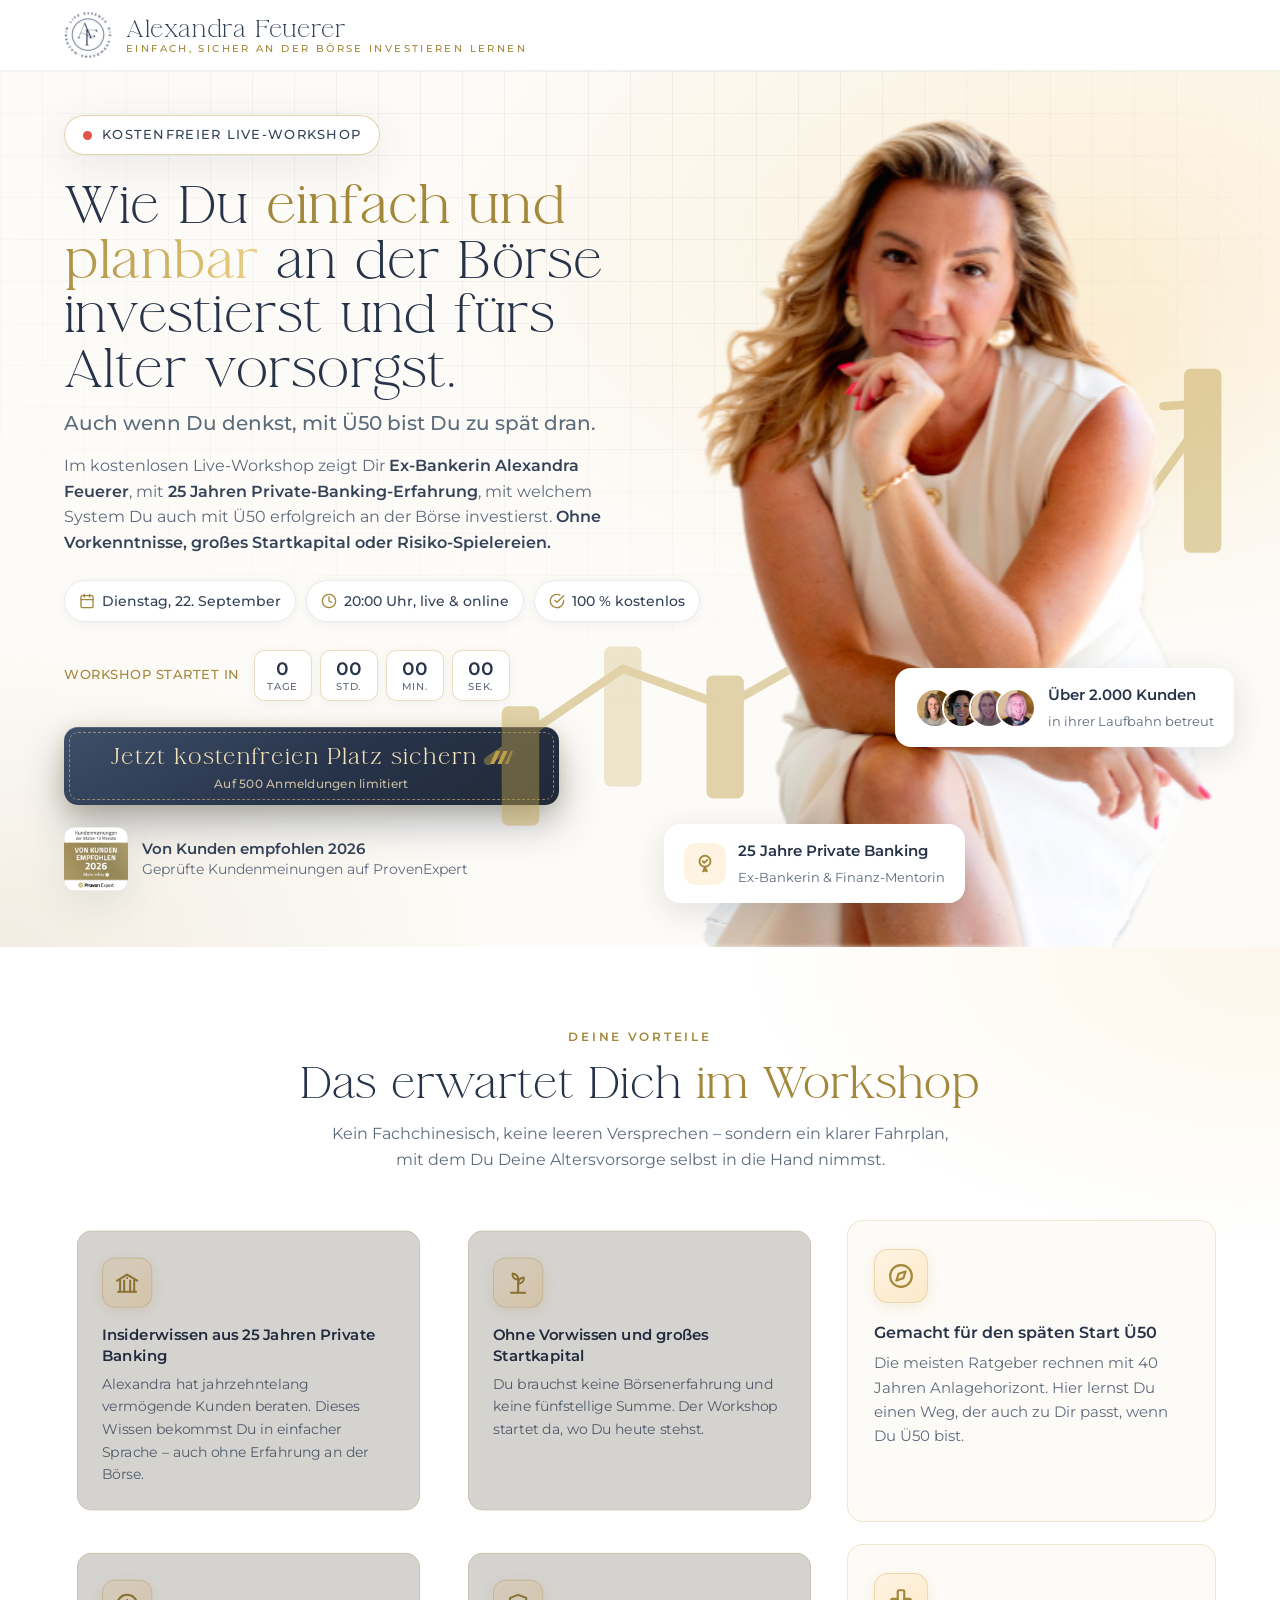
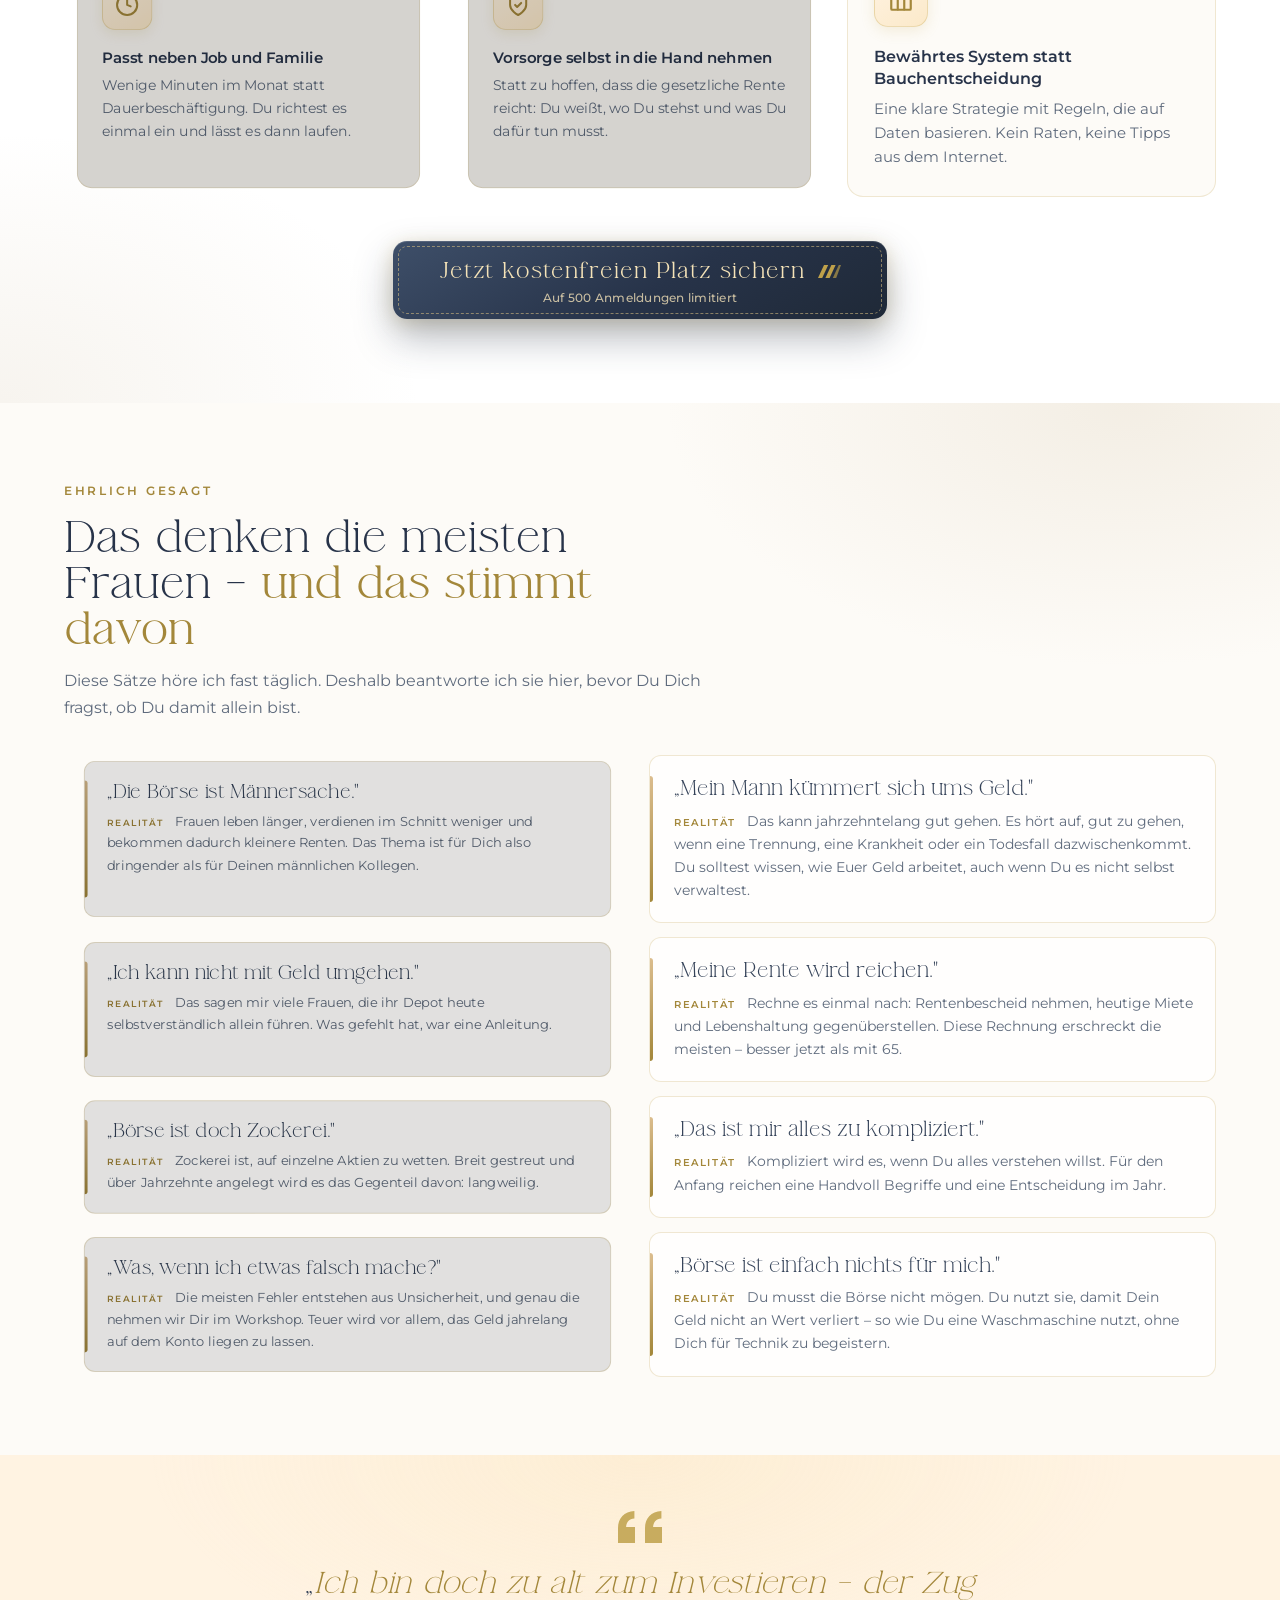
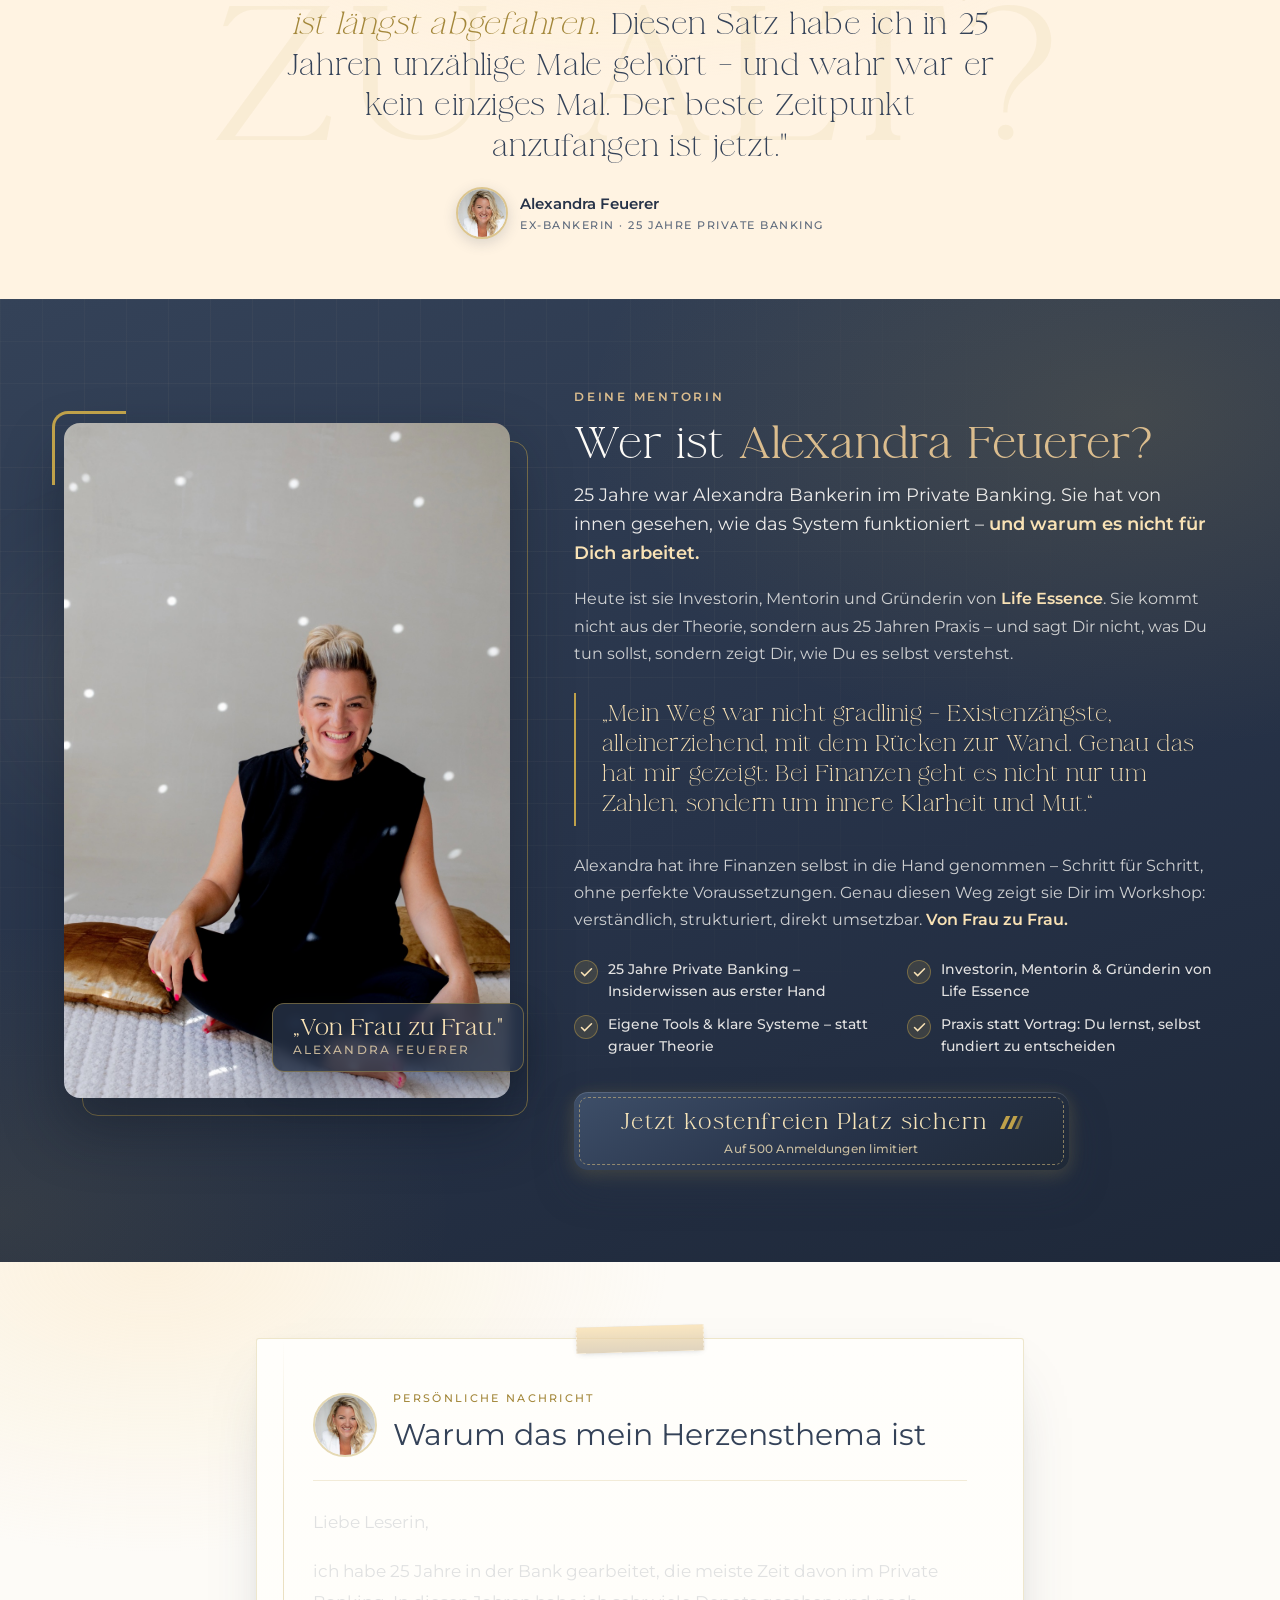
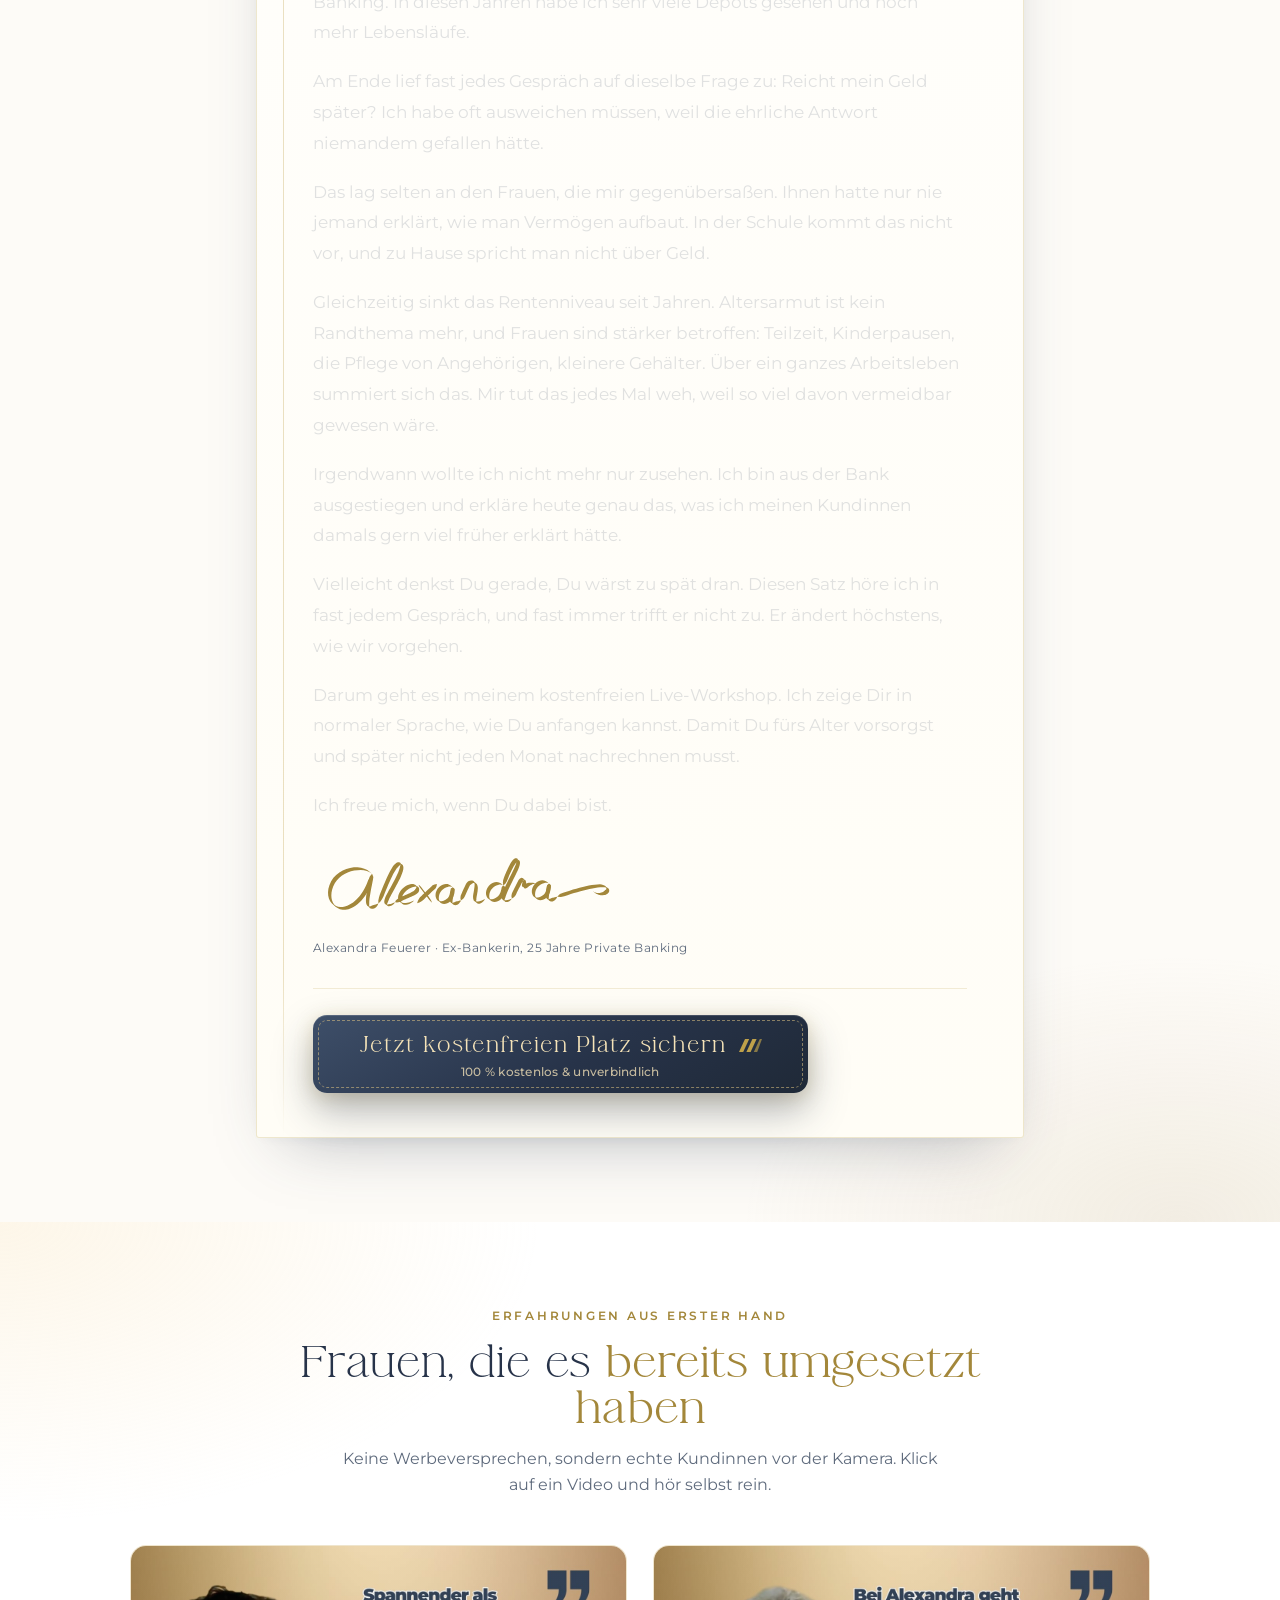
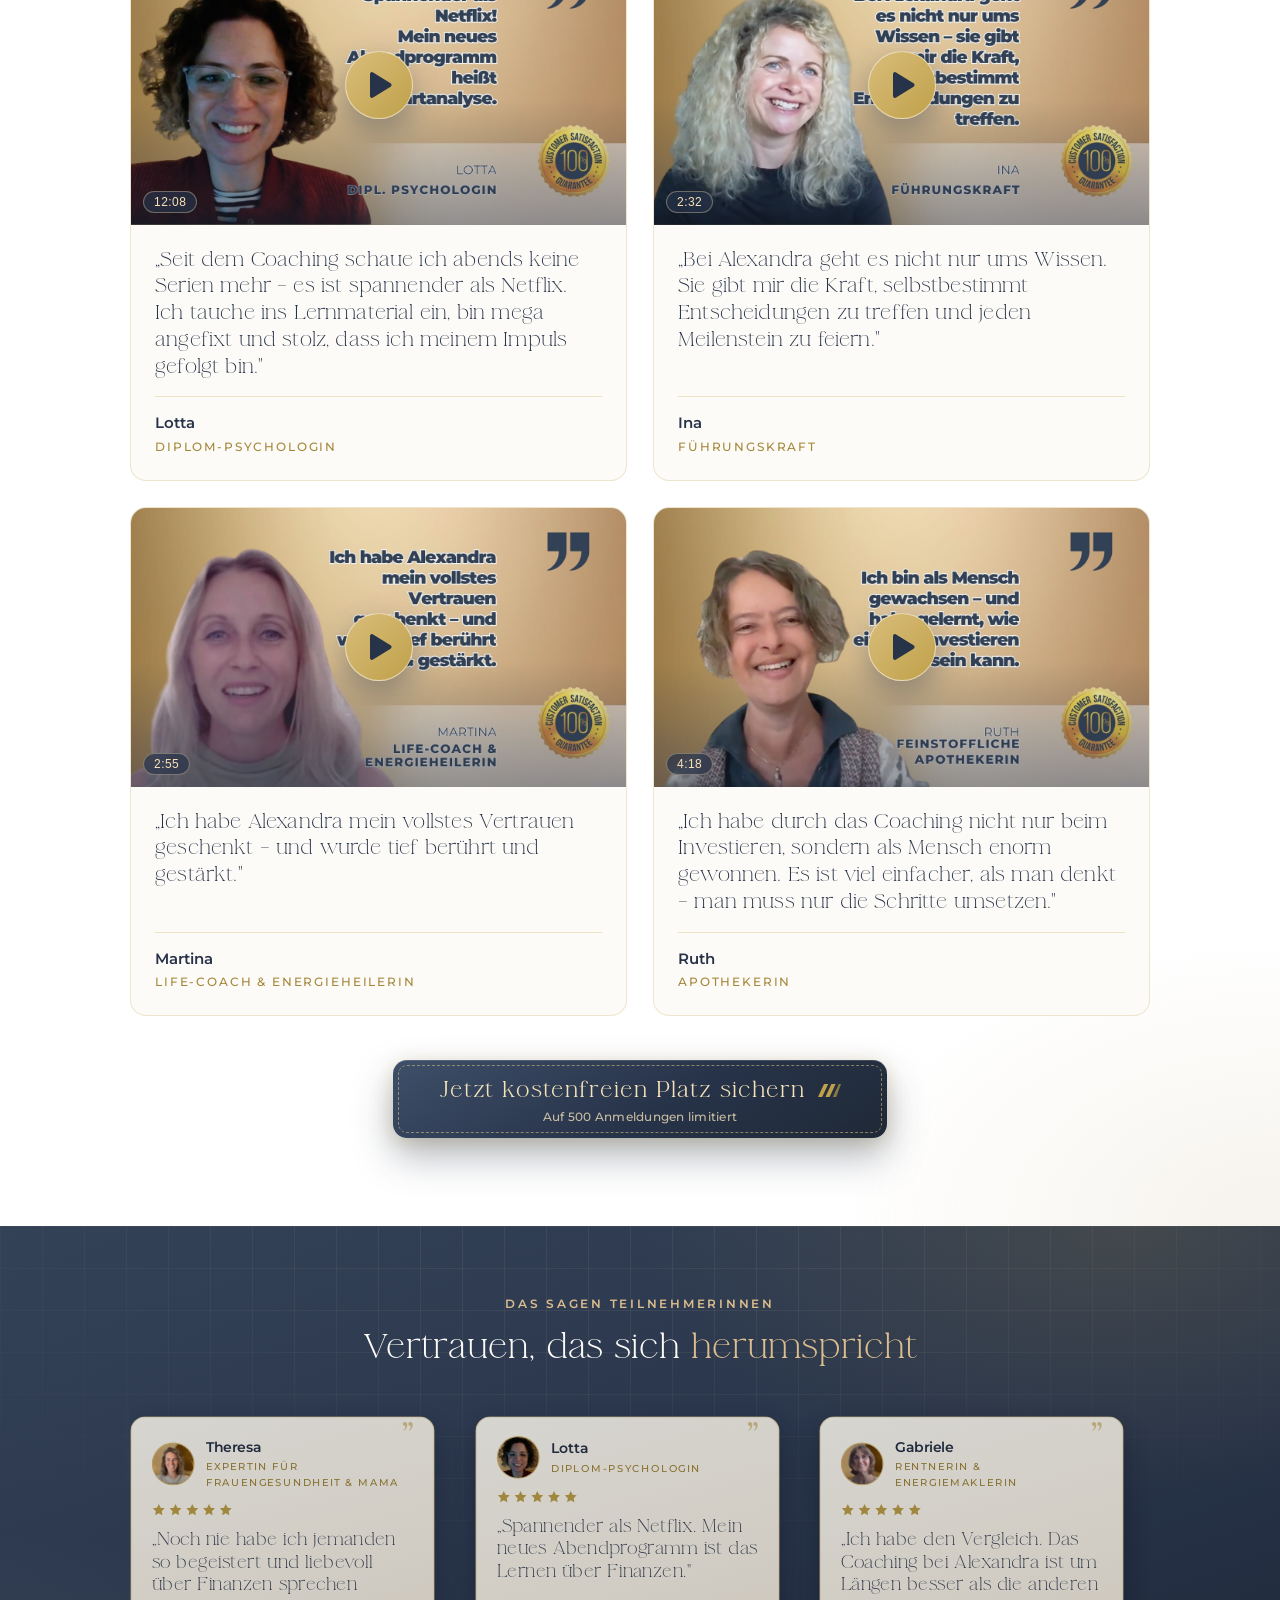
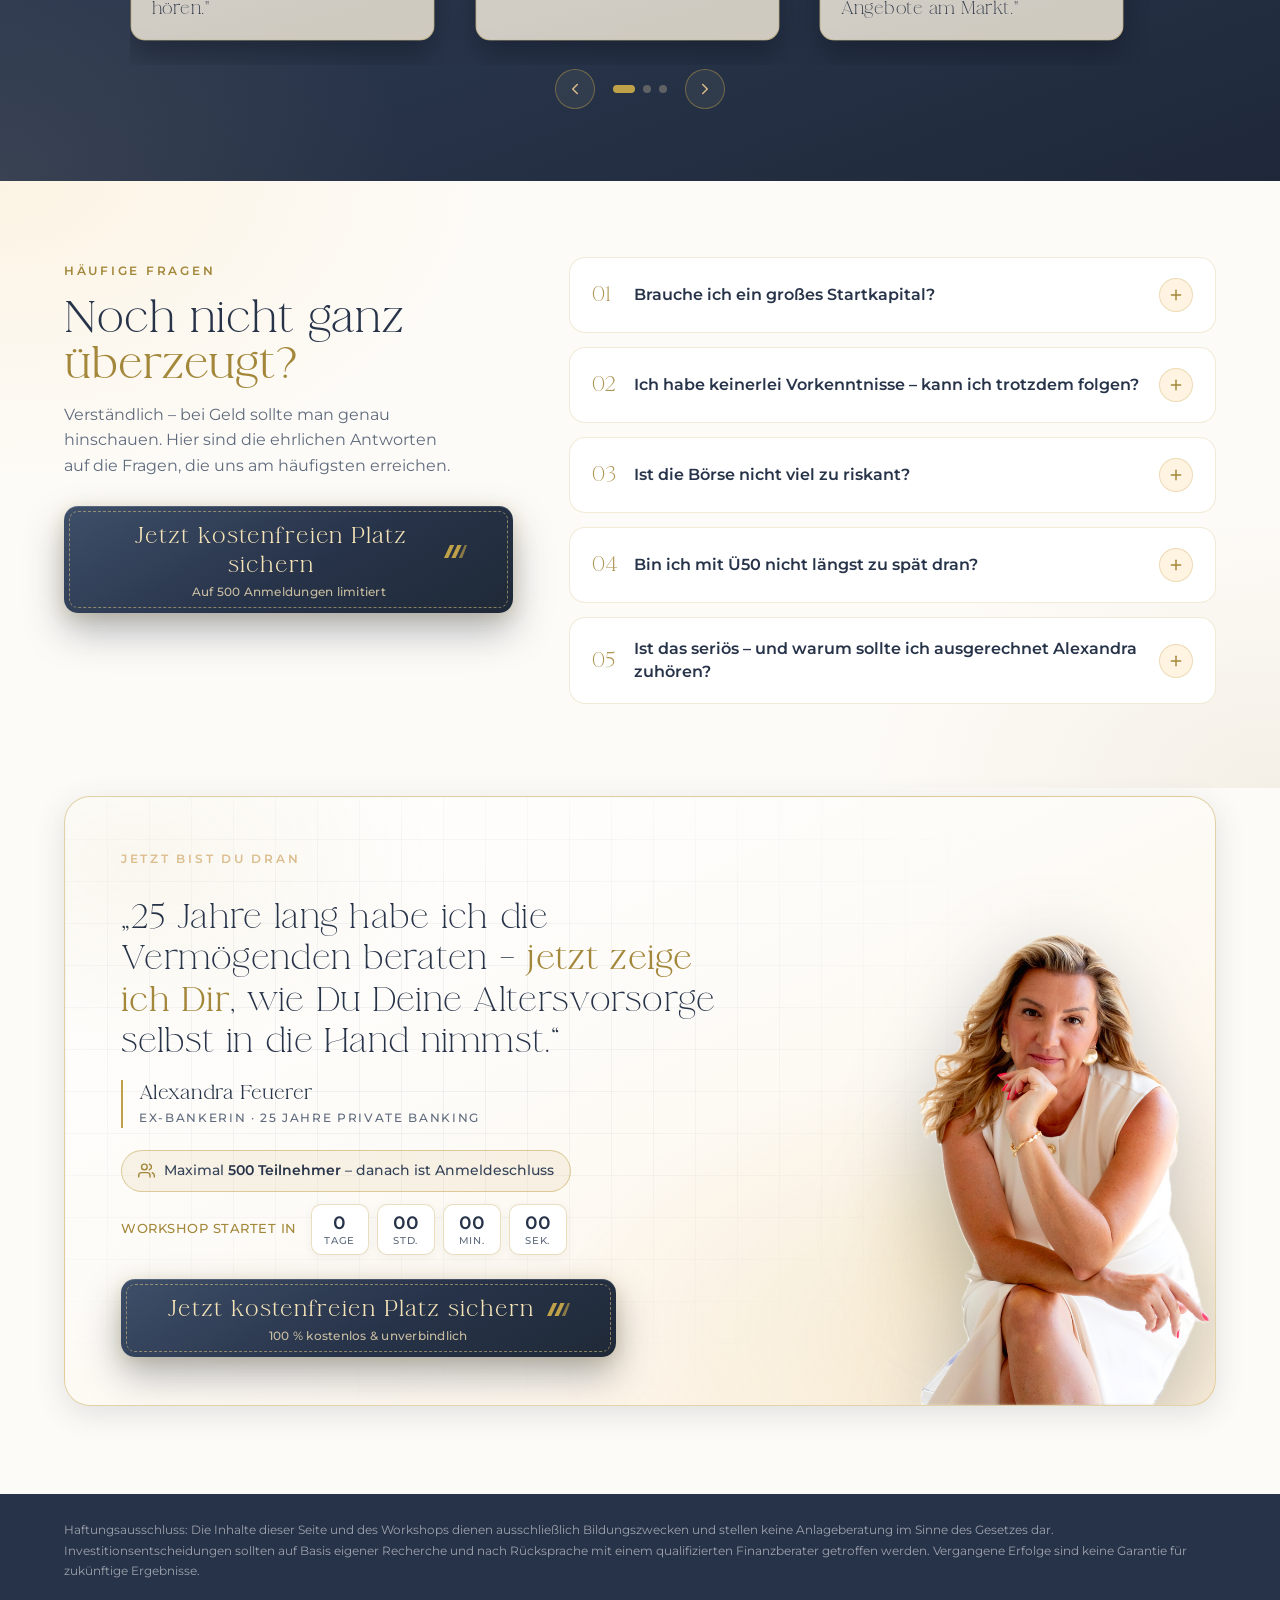
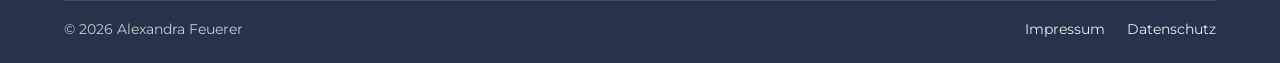
<file: index.html>
<!DOCTYPE html>
<html lang="de" data-variant="optin-a" data-page-type="optin">
<head>
  <meta charset="utf-8">
  <meta name="viewport" content="width=device-width, initial-scale=1">
  <title>Kostenloser Live-Workshop: Einfach &amp; planbar an der Börse investieren | Alexandra Feuerer</title>
  <meta name="description" content="Ex-Bankerin Alexandra Feuerer zeigt Dir im kostenlosen Live-Workshop, mit welchem System Du auch mit Ü50 erfolgreich an der Börse investierst – ohne Vorkenntnisse und großes Startkapital.">
  <meta name="robots" content="noindex, nofollow">

  <!-- Linkvorschau beim Teilen (Open Graph / Twitter Card).
       Bild wird aus tools/og-image.html erzeugt: ./tools/render-og.sh -->
  <meta property="og:type" content="website">
  <meta property="og:site_name" content="Alexandra Feuerer">
  <meta property="og:locale" content="de_DE">
  <meta property="og:url" content="https://webinar.alexandra-feuerer.de/">
  <meta property="og:title" content="Kostenloser Live-Workshop: Einfach &amp; planbar an der Börse investieren">
  <meta property="og:description" content="Mit welchem System Du auch mit Ü50 erfolgreich an der Börse investierst – ohne Vorkenntnisse, großes Startkapital oder Risiko-Spielereien.">
  <meta property="og:image" content="https://webinar.alexandra-feuerer.de/assets/img/og-share.jpg?v=20260818b">
  <meta property="og:image:width" content="1200">
  <meta property="og:image:height" content="630">
  <meta property="og:image:type" content="image/jpeg">
  <meta property="og:image:alt" content="Alexandra Feuerer – kostenfreier Live-Workshop am 22. September um 20:00 Uhr">
  <meta name="twitter:card" content="summary_large_image">

  <link rel="icon" type="image/png" href="assets/img/favicon.png">
  <link rel="apple-touch-icon" href="assets/img/favicon.png">

  <link rel="preconnect" href="https://fonts.googleapis.com">
  <link rel="preconnect" href="https://fonts.gstatic.com" crossorigin>
  <link href="https://fonts.googleapis.com/css2?family=Montserrat:wght@400;500;600&display=swap" rel="stylesheet">
  <link rel="preload" href="assets/fonts/LaLuxesSerifPro-Regular.otf" as="font" type="font/otf" crossorigin>
  <link rel="stylesheet" href="assets/css/main.css?v=20260828">

  <!-- Google Tag Manager: Container-ID eintragen und Kommentar entfernen -->
  <!--
  <script>(function(w,d,s,l,i){w[l]=w[l]||[];w[l].push({'gtm.start':new Date().getTime(),event:'gtm.js'});var f=d.getElementsByTagName(s)[0],j=d.createElement(s),dl=l!='dataLayer'?'&l='+l:'';j.async=true;j.src='https://www.googletagmanager.com/gtm.js?id='+i+dl;f.parentNode.insertBefore(j,f);})(window,document,'script','dataLayer','GTM-XXXXXXX');</script>
  -->

  <!-- Tracking: t.alexandra-feuerer.de -->
  <script type="text/javascript" src="https://t.alexandra-feuerer.de/package/latest/a27fe743-e09e-4f92-b231-deca9b0ba516/" async></script>
</head>
<body>

  <!-- ================= Topbar ================= -->
  <header class="topbar">
    <div class="container topbar__inner">
      <a class="brand" href="/" data-track="brand_logo" data-track-position="topbar">
        <img class="brand__logo" src="assets/img/logo-blau.svg" alt="Alexandra Feuerer Logo" width="108" height="104">
        <span class="brand__text">
          <span class="brand__name">Alexandra Feuerer</span>
          <span class="brand__claim">Einfach, sicher an der Börse investieren lernen</span>
        </span>
      </a>
    </div>
  </header>

  <!-- ================= Hero / Above the fold ================= -->
  <section class="hero">
    <!-- Ambiente: wandernder Gold-Glow + schwebende Partikel -->
    <div class="hero__glow" aria-hidden="true"></div>
    <div class="hero__sparkles" aria-hidden="true">
      <span></span><span></span><span></span><span></span><span></span><span></span>
    </div>

    <div class="container hero__inner">

      <div class="hero__copy">
        <span class="badge-live" data-reveal="1">
          <span class="badge-live__dot"></span>
          Kostenfreier Live-Workshop
        </span>

        <h1 data-reveal="2">
          Wie Du <span class="accent">einfach und planbar</span> an der Börse investierst und fürs Alter vorsorgst.
          <span class="subline">Auch wenn Du denkst, mit Ü50 bist Du zu spät dran.</span>
        </h1>

        <p class="hero__sub" data-reveal="3">
          Im kostenlosen Live-Workshop zeigt Dir <strong>Ex-Bankerin Alexandra Feuerer</strong>,
          mit <strong>25 Jahren Private-Banking-Erfahrung</strong>, mit welchem System Du auch mit Ü50
          erfolgreich an der Börse investierst. <strong>Ohne Vorkenntnisse, großes Startkapital
          oder Risiko-Spielereien.</strong>
        </p>

        <div class="hero__meta" data-reveal="4">
          <span class="chip">
            <svg width="16" height="16" viewBox="0 0 24 24" fill="none" stroke="currentColor" stroke-width="2" stroke-linecap="round" stroke-linejoin="round" aria-hidden="true"><rect x="3" y="4" width="18" height="18" rx="2"/><line x1="16" y1="2" x2="16" y2="6"/><line x1="8" y1="2" x2="8" y2="6"/><line x1="3" y1="10" x2="21" y2="10"/></svg>
            <span><span class="chip__opt">Dienstag, </span>22. September</span>
          </span>
          <span class="chip">
            <svg width="16" height="16" viewBox="0 0 24 24" fill="none" stroke="currentColor" stroke-width="2" stroke-linecap="round" stroke-linejoin="round" aria-hidden="true"><circle cx="12" cy="12" r="10"/><polyline points="12 6 12 12 16 14"/></svg>
            <span>20:00 Uhr<span class="chip__opt">, live &amp; online</span></span>
          </span>
          <span class="chip">
            <svg width="16" height="16" viewBox="0 0 24 24" fill="none" stroke="currentColor" stroke-width="2" stroke-linecap="round" stroke-linejoin="round" aria-hidden="true"><path d="M22 11.08V12a10 10 0 1 1-5.93-9.14"/><polyline points="22 4 12 14.01 9 11.01"/></svg>
            100&nbsp;% kostenlos
          </span>
        </div>

        <div class="countdown" data-reveal="5" data-countdown="2026-09-22T20:00:00+02:00" aria-label="Countdown bis zum Workshop-Start">
          <span class="countdown__label">Workshop startet&nbsp;in</span>
          <span class="countdown__tile"><span class="countdown__num" data-cd="days">–</span><span class="countdown__unit">Tage</span></span>
          <span class="countdown__tile"><span class="countdown__num" data-cd="hours">–</span><span class="countdown__unit">Std.</span></span>
          <span class="countdown__tile"><span class="countdown__num" data-cd="mins">–</span><span class="countdown__unit">Min.</span></span>
          <span class="countdown__tile"><span class="countdown__num" data-cd="secs">–</span><span class="countdown__unit">Sek.</span></span>
        </div>

        <button class="cta" type="button" data-reveal="6" data-open-modal data-track="cta_primary" data-track-position="hero">
          <span class="cta__label">
            Jetzt kostenfreien Platz sichern
            <svg width="24" height="13" viewBox="0 0 24 13" fill="currentColor" aria-hidden="true"><path d="M7 0h4.2L5.2 13H1z"/><path d="M14.4 0h4.2l-6 13h-4.2z"/><path d="M21.8 0H24l-4.8 13h-3.4z" opacity="0.65"/></svg>
          </span>
          <span class="cta__note">Auf 500 Anmeldungen limitiert</span>
        </button>

        <div class="hero__trust" data-reveal="7">
          <img class="hero__trust-badge" src="assets/img/provenexpert.jpeg"
               alt="ProvenExpert Siegel: Von Kunden empfohlen 2026" width="64" height="64" loading="lazy">
          <p class="hero__trust-text">
            <strong>Von Kunden empfohlen 2026</strong>
            Geprüfte Kundenmeinungen auf ProvenExpert
          </p>
        </div>
      </div>

      <div class="hero__visual">
        <!-- Goldener Börsen-Chart hinter dem Freisteller, Karo scheint durch -->
        <svg class="hero__chart" viewBox="0 0 460 340" fill="none" aria-hidden="true">
          <g fill="currentColor">
            <rect x="18"  y="240" width="22" height="70" rx="4"/>
            <rect x="78"  y="205" width="22" height="82" rx="4" opacity="0.55"/>
            <rect x="138" y="222" width="22" height="72" rx="4"/>
            <rect x="300" y="130" width="22" height="95" rx="4" opacity="0.55"/>
            <rect x="418" y="42"  width="22" height="108" rx="4"/>
          </g>
          <path d="M10 272 L89 218 L149 240 L311 148 L360 168 L436 62"
                stroke="currentColor" stroke-width="5" stroke-linecap="round" stroke-linejoin="round"/>
          <path d="M436 62 l-30 2 m30 -2 l-8 29" stroke="currentColor" stroke-width="5" stroke-linecap="round"/>
        </svg>

        <img class="hero__photo" data-reveal="3" src="assets/img/alexandra-cutout.png"
             alt="Alexandra Feuerer, Ex-Bankerin mit 25 Jahren Private-Banking-Erfahrung"
             width="304" height="478" fetchpriority="high">

        <div class="float-card float-card--investors">
          <span class="float-card__avatars">
            <img src="assets/img/review-theresa.jpg" alt="" width="40" height="40" loading="lazy">
            <img src="assets/img/review-lotta.jpg" alt="" width="40" height="40" loading="lazy">
            <img src="assets/img/review-martina.jpg" alt="" width="40" height="40" loading="lazy">
            <img src="assets/img/review-heidi.jpg" alt="" width="40" height="40" loading="lazy">
          </span>
          <span>
            <span class="float-card__title">Über 2.000 Kunden</span><br>
            <span class="float-card__sub">in ihrer Laufbahn betreut</span>
          </span>
        </div>

        <div class="float-card">
          <span class="float-card__icon">
            <svg width="22" height="22" viewBox="0 0 24 24" fill="none" stroke="currentColor" stroke-width="2" stroke-linecap="round" stroke-linejoin="round" aria-hidden="true"><path d="M12 15l-2 5 2-1 2 1-2-5z"/><circle cx="12" cy="9" r="6"/><path d="M9.5 9l1.7 1.7L14.5 7.5"/></svg>
          </span>
          <span>
            <span class="float-card__title">25 Jahre Private Banking</span><br>
            <span class="float-card__sub">Ex-Bankerin &amp; Finanz-Mentorin</span>
          </span>
        </div>
      </div>

    </div>
  </section>

  <!-- ================= Vorteile / Das erwartet Dich ================= -->
  <section class="benefits" id="vorteile">
    <div class="container">

      <div class="benefits__head" data-scroll-reveal>
        <span class="section-kicker">Deine Vorteile</span>
        <h2 class="section-title">Das erwartet Dich <span class="accent">im Workshop</span></h2>
        <p class="section-sub">
          Kein Fachchinesisch, keine leeren Versprechen – sondern ein klarer Fahrplan,
          mit dem Du Deine Altersvorsorge selbst in die Hand nimmst.
        </p>
      </div>

      <div class="benefits__grid">

        <article class="benefit" data-scroll-reveal>
          <span class="benefit__icon">
            <svg width="26" height="26" viewBox="0 0 24 24" fill="none" stroke="currentColor" stroke-width="2" stroke-linecap="round" stroke-linejoin="round" aria-hidden="true"><path d="M3 21h18"/><path d="M5 21V10"/><path d="M9 21V10"/><path d="M15 21V10"/><path d="M19 21V10"/><path d="M2 10l10-6 10 6"/><path d="M12 7.5h.01"/></svg>
          </span>
          <h3 class="benefit__title">Insiderwissen aus 25 Jahren Private Banking</h3>
          <p class="benefit__text">
            Alexandra hat jahrzehntelang vermögende Kunden beraten. Dieses Wissen bekommst Du
            in einfacher Sprache – auch ohne Erfahrung an der Börse.
          </p>
        </article>

        <article class="benefit" data-scroll-reveal>
          <span class="benefit__icon">
            <svg width="26" height="26" viewBox="0 0 24 24" fill="none" stroke="currentColor" stroke-width="2" stroke-linecap="round" stroke-linejoin="round" aria-hidden="true"><path d="M12 22V9"/><path d="M12 9C12 6 10 3.5 6.5 3 6 6.5 8 9 12 9z"/><path d="M12 13c0-3 2-5.5 5.5-6 .5 3.5-1.5 6-5.5 6z"/><path d="M5 22h14"/></svg>
          </span>
          <h3 class="benefit__title">Ohne Vorwissen und großes Startkapital</h3>
          <p class="benefit__text">
            Du brauchst keine Börsenerfahrung und keine fünfstellige Summe.
            Der Workshop startet da, wo Du heute stehst.
          </p>
        </article>

        <article class="benefit" data-scroll-reveal>
          <span class="benefit__icon">
            <svg width="26" height="26" viewBox="0 0 24 24" fill="none" stroke="currentColor" stroke-width="2" stroke-linecap="round" stroke-linejoin="round" aria-hidden="true"><circle cx="12" cy="12" r="10"/><polygon points="16.24 7.76 14.12 14.12 7.76 16.24 9.88 9.88 16.24 7.76"/></svg>
          </span>
          <h3 class="benefit__title">Gemacht für den späten Start Ü50</h3>
          <p class="benefit__text">
            Die meisten Ratgeber rechnen mit 40 Jahren Anlagehorizont. Hier lernst Du
            einen Weg, der auch zu Dir passt, wenn Du Ü50 bist.
          </p>
        </article>

        <article class="benefit" data-scroll-reveal>
          <span class="benefit__icon">
            <svg width="26" height="26" viewBox="0 0 24 24" fill="none" stroke="currentColor" stroke-width="2" stroke-linecap="round" stroke-linejoin="round" aria-hidden="true"><circle cx="12" cy="12" r="10"/><polyline points="12 7 12 12 15.5 13.5"/></svg>
          </span>
          <h3 class="benefit__title">Passt neben Job und Familie</h3>
          <p class="benefit__text">
            Wenige Minuten im Monat statt Dauerbeschäftigung. Du richtest es einmal ein
            und lässt es dann laufen.
          </p>
        </article>

        <article class="benefit" data-scroll-reveal>
          <span class="benefit__icon">
            <svg width="26" height="26" viewBox="0 0 24 24" fill="none" stroke="currentColor" stroke-width="2" stroke-linecap="round" stroke-linejoin="round" aria-hidden="true"><path d="M12 22s8-4 8-10V5l-8-3-8 3v7c0 6 8 10 8 10z"/><path d="M9 12l2 2 4-4"/></svg>
          </span>
          <h3 class="benefit__title">Vorsorge selbst in die Hand nehmen</h3>
          <p class="benefit__text">
            Statt zu hoffen, dass die gesetzliche Rente reicht: Du weißt, wo Du stehst
            und was Du dafür tun musst.
          </p>
        </article>

        <article class="benefit" data-scroll-reveal>
          <span class="benefit__icon">
            <svg width="26" height="26" viewBox="0 0 24 24" fill="none" stroke="currentColor" stroke-width="2" stroke-linecap="round" stroke-linejoin="round" aria-hidden="true"><path d="M9 11H4a1 1 0 0 0-1 1v8a1 1 0 0 0 1 1h5"/><path d="M15 21h5a1 1 0 0 0 1-1v-8a1 1 0 0 0-1-1h-5"/><rect x="9" y="3" width="6" height="18" rx="1"/></svg>
          </span>
          <h3 class="benefit__title">Bewährtes System statt Bauchentscheidung</h3>
          <p class="benefit__text">
            Eine klare Strategie mit Regeln, die auf Daten basieren.
            Kein Raten, keine Tipps aus dem Internet.
          </p>
        </article>

      </div>

      <div class="benefits__cta" data-scroll-reveal>
        <button class="cta" type="button" data-open-modal data-track="cta_primary" data-track-position="benefits">
          <span class="cta__label">
            Jetzt kostenfreien Platz sichern
            <svg width="24" height="13" viewBox="0 0 24 13" fill="currentColor" aria-hidden="true"><path d="M7 0h4.2L5.2 13H1z"/><path d="M14.4 0h4.2l-6 13h-4.2z"/><path d="M21.8 0H24l-4.8 13h-3.4z" opacity="0.65"/></svg>
          </span>
          <span class="cta__note">Auf 500 Anmeldungen limitiert</span>
        </button>
      </div>

    </div>
  </section>

  <!-- ================= Zitat-Band: Einwand "zu alt" (bewusst kompakt) ================= -->
  <!-- ================= Mythen-Check / Vorurteile =================
       Nimmt die Einwaende der Zielgruppe vorweg. Bewusst kompakt: pro Karte
       ein Vorurteil als Zitat + eine kurze Antwort. Ueberschneidungen mit
       dem FAQ sind vermieden - Startkapital, Vorkenntnisse, Risiko,
       "zu spaet" und Serioesitaet stehen dort ausfuehrlich. -->
  <section class="myths" id="mythen">
    <div class="container">

      <div class="myths__head" data-scroll-reveal>
        <span class="section-kicker">Ehrlich gesagt</span>
        <h2 class="section-title">Das denken die meisten Frauen&nbsp;– <span class="accent">und das stimmt davon</span></h2>
        <p class="myths__lead">
          Diese Sätze höre ich fast täglich. Deshalb beantworte ich sie hier,
          bevor Du Dich fragst, ob Du damit allein bist.
        </p>
      </div>

      <ul class="myths__grid">

        <li class="myth" data-scroll-reveal>
          <p class="myth__claim">„Die Börse ist Männersache."</p>
          <p class="myth__truth">
            <span class="myth__tag">Realität</span>
            Frauen leben länger, verdienen im Schnitt weniger und bekommen dadurch
            kleinere Renten. Das Thema ist für Dich also dringender als für Deinen
            männlichen Kollegen.
          </p>
        </li>

        <li class="myth" data-scroll-reveal>
          <p class="myth__claim">„Mein Mann kümmert sich ums Geld."</p>
          <p class="myth__truth">
            <span class="myth__tag">Realität</span>
            Das kann jahrzehntelang gut gehen. Es hört auf, gut zu gehen, wenn eine
            Trennung, eine Krankheit oder ein Todesfall dazwischenkommt. Du solltest
            wissen, wie Euer Geld arbeitet, auch wenn Du es nicht selbst verwaltest.
          </p>
        </li>

        <li class="myth" data-scroll-reveal>
          <p class="myth__claim">„Ich kann nicht mit Geld umgehen."</p>
          <p class="myth__truth">
            <span class="myth__tag">Realität</span>
            Das sagen mir viele Frauen, die ihr Depot heute selbstverständlich
            allein führen. Was gefehlt hat, war eine Anleitung.
          </p>
        </li>

        <li class="myth" data-scroll-reveal>
          <p class="myth__claim">„Meine Rente wird reichen."</p>
          <p class="myth__truth">
            <span class="myth__tag">Realität</span>
            Rechne es einmal nach: Rentenbescheid nehmen, heutige Miete und
            Lebenshaltung gegenüberstellen. Diese Rechnung erschreckt die meisten&nbsp;–
            besser jetzt als mit 65.
          </p>
        </li>

        <li class="myth" data-scroll-reveal>
          <p class="myth__claim">„Börse ist doch Zockerei."</p>
          <p class="myth__truth">
            <span class="myth__tag">Realität</span>
            Zockerei ist, auf einzelne Aktien zu wetten. Breit gestreut und über
            Jahrzehnte angelegt wird es das Gegenteil davon: langweilig.
          </p>
        </li>

        <li class="myth" data-scroll-reveal>
          <p class="myth__claim">„Das ist mir alles zu kompliziert."</p>
          <p class="myth__truth">
            <span class="myth__tag">Realität</span>
            Kompliziert wird es, wenn Du alles verstehen willst. Für den Anfang
            reichen eine Handvoll Begriffe und eine Entscheidung im Jahr.
          </p>
        </li>

        <li class="myth" data-scroll-reveal>
          <p class="myth__claim">„Was, wenn ich etwas falsch mache?"</p>
          <p class="myth__truth">
            <span class="myth__tag">Realität</span>
            Die meisten Fehler entstehen aus Unsicherheit, und genau die nehmen wir
            Dir im Workshop. Teuer wird vor allem, das Geld jahrelang auf dem
            Konto liegen zu lassen.
          </p>
        </li>

        <li class="myth" data-scroll-reveal>
          <p class="myth__claim">„Börse ist einfach nichts für mich."</p>
          <p class="myth__truth">
            <span class="myth__tag">Realität</span>
            Du musst die Börse nicht mögen. Du nutzt sie, damit Dein Geld nicht an
            Wert verliert&nbsp;– so wie Du eine Waschmaschine nutzt, ohne Dich für
            Technik zu begeistern.
          </p>
        </li>

      </ul>
    </div>
  </section>

  <section class="quoteband" aria-label="Zitat von Alexandra Feuerer">
    <span class="quoteband__watermark" aria-hidden="true">ZU&nbsp;ALT?</span>
    <div class="container quoteband__inner" data-scroll-reveal>
      <svg class="quoteband__mark" width="44" height="32" viewBox="0 0 44 32" fill="currentColor" aria-hidden="true">
        <path d="M0 32V17C0 7 6.2 0.6 16.4 0v7.4c-5.3 0.6-8 3.4-8.3 8.6H17v16H0z"/>
        <path d="M27 32V17C27 7 33.2 0.6 43.4 0v7.4c-5.3 0.6-8 3.4-8.3 8.6H44v16H27z"/>
      </svg>
      <blockquote class="quoteband__quote">
        „<em>Ich bin doch zu alt zum Investieren&nbsp;– der Zug ist längst abgefahren.</em>
        Diesen Satz habe ich in 25 Jahren unzählige Male gehört&nbsp;– und wahr war er
        kein einziges Mal. Der beste Zeitpunkt anzufangen ist jetzt."
      </blockquote>
      <div class="quoteband__author">
        <img class="quoteband__avatar" src="assets/img/alexandra-avatar.jpg" alt="" width="52" height="52" loading="lazy">
        <div class="quoteband__person">
          <span class="quoteband__name">Alexandra Feuerer</span>
          <span class="quoteband__role">Ex-Bankerin · 25 Jahre Private Banking</span>
        </div>
      </div>
    </div>
  </section>

  <!-- ================= Über Alexandra ================= -->
  <section class="about" id="alexandra">
    <div class="about__glow" aria-hidden="true"></div>

    <div class="container about__inner">

      <div class="about__visual" data-scroll-reveal>
        <div class="about__frame">
          <img class="about__photo" src="assets/img/alexandra-about.jpg"
               alt="Alexandra Feuerer – Investorin, Mentorin und Gründerin von Life Essence"
               width="540" height="675" loading="lazy">
        </div>
        <div class="about__signature">
          <span class="about__signature-quote">„Von Frau zu Frau."</span>
          <span class="about__signature-name">Alexandra Feuerer</span>
        </div>
      </div>

      <div class="about__copy">
        <span class="section-kicker section-kicker--gold" data-scroll-reveal>Deine Mentorin</span>
        <h2 class="section-title section-title--light" data-scroll-reveal>
          Wer ist <span class="accent">Alexandra Feuerer?</span>
        </h2>

        <p class="about__lead" data-scroll-reveal>
          25 Jahre war Alexandra Bankerin im Private Banking. Sie hat von innen gesehen,
          wie das System funktioniert – <strong>und warum es nicht für Dich arbeitet.</strong>
        </p>

        <p class="about__text" data-scroll-reveal>
          Heute ist sie Investorin, Mentorin und Gründerin von <strong>Life Essence</strong>.
          Sie kommt nicht aus der Theorie, sondern aus 25 Jahren Praxis – und sagt Dir
          nicht, was Du tun sollst, sondern zeigt Dir, wie Du es selbst verstehst.
        </p>

        <blockquote class="about__quote" data-scroll-reveal>
          <p>
            „Mein Weg war nicht gradlinig – Existenzängste, alleinerziehend, mit dem
            Rücken zur Wand. Genau das hat mir gezeigt: Bei Finanzen geht es nicht nur
            um Zahlen, sondern um innere Klarheit und Mut.“
          </p>
        </blockquote>

        <p class="about__text" data-scroll-reveal>
          Alexandra hat ihre Finanzen selbst in die Hand genommen – Schritt für Schritt,
          ohne perfekte Voraussetzungen. Genau diesen Weg zeigt sie Dir im Workshop:
          verständlich, strukturiert, direkt umsetzbar. <strong>Von Frau zu Frau.</strong>
        </p>

        <ul class="about__facts" data-scroll-reveal>
          <li>
            <span class="about__fact-icon" aria-hidden="true">
              <svg width="15" height="15" viewBox="0 0 24 24" fill="none" stroke="currentColor" stroke-width="2.4" stroke-linecap="round" stroke-linejoin="round"><polyline points="20 6 9 17 4 12"/></svg>
            </span>
            25 Jahre Private Banking – Insiderwissen aus erster Hand
          </li>
          <li>
            <span class="about__fact-icon" aria-hidden="true">
              <svg width="15" height="15" viewBox="0 0 24 24" fill="none" stroke="currentColor" stroke-width="2.4" stroke-linecap="round" stroke-linejoin="round"><polyline points="20 6 9 17 4 12"/></svg>
            </span>
            Investorin, Mentorin &amp; Gründerin von Life Essence
          </li>
          <li>
            <span class="about__fact-icon" aria-hidden="true">
              <svg width="15" height="15" viewBox="0 0 24 24" fill="none" stroke="currentColor" stroke-width="2.4" stroke-linecap="round" stroke-linejoin="round"><polyline points="20 6 9 17 4 12"/></svg>
            </span>
            Eigene Tools &amp; klare Systeme – statt grauer Theorie
          </li>
          <li>
            <span class="about__fact-icon" aria-hidden="true">
              <svg width="15" height="15" viewBox="0 0 24 24" fill="none" stroke="currentColor" stroke-width="2.4" stroke-linecap="round" stroke-linejoin="round"><polyline points="20 6 9 17 4 12"/></svg>
            </span>
            Praxis statt Vortrag: Du lernst, selbst fundiert zu entscheiden
          </li>
        </ul>

        <div class="about__cta" data-scroll-reveal>
          <button class="cta" type="button" data-open-modal data-track="cta_primary" data-track-position="about">
            <span class="cta__label">
              Jetzt kostenfreien Platz sichern
              <svg width="24" height="13" viewBox="0 0 24 13" fill="currentColor" aria-hidden="true"><path d="M7 0h4.2L5.2 13H1z"/><path d="M14.4 0h4.2l-6 13h-4.2z"/><path d="M21.8 0H24l-4.8 13h-3.4z" opacity="0.65"/></svg>
            </span>
            <span class="cta__note">Auf 500 Anmeldungen limitiert</span>
          </button>
        </div>
      </div>

    </div>
  </section>

  <!-- ================= Persönlicher Brief von Alexandra =================
       Papier-Optik auf Creme-Grund. Der Text wird beim Scrollen wortweise
       "geschrieben": setupLetter in main.js zerlegt die Absätze in
       <span class="letter__w"> und setzt is-inked an den Scroll-Fortschritt
       gekoppelt. Ohne JS (kein data-js am <html>) und bei
       prefers-reduced-motion steht der Brief sofort vollständig da –
       der Text muss also auch ohne den Effekt funktionieren. -->
  <section class="letter" id="brief" aria-labelledby="brief-title">
    <div class="container letter__wrap">
      <article class="letter__paper" data-scroll-reveal>
        <span class="letter__tape" aria-hidden="true"></span>

        <header class="letter__head">
          <img class="letter__avatar" src="assets/img/alexandra-avatar.jpg" alt=""
               width="64" height="64" loading="lazy">
          <span class="letter__intro">
            <span class="letter__kicker">Persönliche Nachricht</span>
            <h2 class="letter__title" id="brief-title">Warum das mein Herzensthema ist</h2>
          </span>
        </header>

        <div class="letter__body" data-letter-body>
          <p>Liebe Leserin,</p>

          <p>
            ich habe 25 Jahre in der Bank gearbeitet, die meiste Zeit davon im
            Private Banking. In diesen Jahren habe ich sehr viele Depots gesehen
            und noch mehr Lebensläufe.
          </p>

          <p>
            Am Ende lief fast jedes Gespräch auf dieselbe Frage zu: Reicht mein
            Geld später? Ich habe oft ausweichen müssen, weil die ehrliche
            Antwort niemandem gefallen hätte.
          </p>

          <p>
            Das lag selten an den Frauen, die mir gegenübersaßen. Ihnen hatte nur
            nie jemand erklärt, wie man Vermögen aufbaut. In der Schule kommt das
            nicht vor, und zu Hause spricht man nicht über Geld.
          </p>

          <p>
            Gleichzeitig sinkt das Rentenniveau seit Jahren. Altersarmut ist kein
            Randthema mehr, und Frauen sind stärker betroffen: Teilzeit,
            Kinderpausen, die Pflege von Angehörigen, kleinere Gehälter. Über ein
            ganzes Arbeitsleben summiert sich das. Mir tut das jedes Mal weh, weil
            so viel davon vermeidbar gewesen wäre.
          </p>

          <p>
            Irgendwann wollte ich nicht mehr nur zusehen. Ich bin aus der Bank
            ausgestiegen und erkläre heute genau das, was ich meinen Kundinnen
            damals gern viel früher erklärt hätte.
          </p>

          <p>
            Vielleicht denkst Du gerade, Du wärst zu spät dran. Diesen Satz höre
            ich in fast jedem Gespräch, und fast immer trifft er nicht zu. Er
            ändert höchstens, wie wir vorgehen.
          </p>

          <p>
            Darum geht es in meinem kostenfreien Live-Workshop. Ich zeige Dir in
            normaler Sprache, wie Du anfangen kannst. Damit Du fürs Alter
            vorsorgst und später nicht jeden Monat nachrechnen musst.
          </p>

          <p>Ich freue mich, wenn Du dabei bist.</p>
        </div>

        <footer class="letter__sign">
          <svg class="letter__sig" data-letter-sig viewBox="0 0 530 132" role="img"
               aria-label="Unterschrift von Alexandra Feuerer" focusable="false">
            <g fill="currentColor">
          <path d="M103.9 44 100.2 40.3 95.9 37 90.8 34.3 85.1 32.4 78.9 31.4 72.5 31.3 65.9 32 59.4 33.6 53 35.9 47 39.2 41.3 43.2 36.3 48.2 32.1 54 28.8 60.7 26.8 67 25.9 73.1 26 78.8 27 84 29 88.6 31.6 92.5 34.8 95.6 38 98.5 41.4 101.2 45.5 103.2 50.1 104.5 55.1 104.7 60.4 104 65.7 102.1 69.2 100.4 72.8 98.3 76.4 95.9 79.8 93 83.2 89.8 86.5 86.3 89.7 82.4 92.7 78.1 95.6 73.4 98.3 68.4 100.8 63.1 103.1 57.4 104.3 51 103.9 44 103.9 44 99.7 49.5 96.6 54.9 94.3 60.2 91.9 65.2 89.3 69.8 86.6 74 83.8 77.9 80.9 81.4 77.9 84.7 74.9 87.5 71.9 90.1 68.9 92.3 65.8 94.3 62.7 95.9 58.5 97.8 54.4 99 50.4 99.6 46.5 99.5 42.6 98.7 38.9 97.3 35.7 94.7 33.7 91.1 32.3 87.2 31.6 83 31.5 78.6 32 73.8 33.2 68.8 35.3 63.3 38.3 57.9 41.9 53 46.1 48.8 50.8 45.2 56 42.2 61.5 39.8 67.2 38 73 36.9 78.8 36.4 84.4 36.5 89.9 37.1 95.1 38.5 99.9 40.8 103.9 44Z"/>
          <path d="M103.9 44 99.9 48 98.6 52.7 97.5 57.3 96.5 61.8 95.4 66.2 94.4 70.5 93.6 74.7 92.8 78.7 92.1 82.4 91.7 86 91.4 89.3 91.4 92.3 91.7 95.1 92.4 97.5 93.4 99.1 94.6 100.2 96.1 100.9 96.9 102.1 97.9 103.4 99.4 104.3 101.2 104.8 103.1 104.9 105 104.4 106.8 103.4 108.6 102.1 110.2 100.5 111.7 98.5 112.9 96 112.9 96 110.3 96.7 108.1 97.4 106.2 98 104.6 98.4 103.1 98.7 101.9 99 100.9 99.4 100 99.8 99 100.2 97.9 100.4 96.8 100.2 96.7 98.9 96.8 97.7 96.9 96.5 97 94.7 97.1 92.4 97.4 89.8 97.8 86.8 98.4 83.5 99.1 79.9 99.9 76.1 100.8 72 101.8 67.7 102.9 63.3 103.9 58.8 105 54.1 105.9 49.4 103.9 44Z"/>
          <path d="M112.9 96 116.7 92.4 119.7 88.1 122.4 83.5 124.6 78.5 126.9 73.5 129.2 68.5 131.5 63.5 133.9 58.7 136.2 54.1 138.5 49.7 140.7 45.7 142.9 42.1 145 38.9 146.9 36.3 148.4 34.7 149.8 33.4 150.9 32.4 151.8 31.7 152.4 31.1 152.9 30.3 154 29.4 154 30.5 153.5 31.6 153.1 32.9 152.7 34.6 152 36.7 151 39.4 149.7 42.6 147.9 46.4 145.9 50.2 143.7 54.2 141.4 58.2 139.1 62.2 136.7 66.1 134.4 70 132.1 73.7 130 77.3 128 80.7 126.3 83.9 124.9 86.9 123.9 89.7 123.3 92.3 123.3 94.4 123.8 96.4 125 97.8 126.5 98.7 127.6 99.4 128.5 100.6 129.9 101.3 131.5 101.5 133.2 101.2 135 100.6 136.8 99.7 138.7 98.5 140.5 97 142.1 95 142.1 95 139.7 95.8 137.6 96.5 135.7 97.1 134 97.5 132.6 97.7 131.3 97.9 130.3 98 129.4 98.1 128.3 98.3 127.9 97.6 128.3 96.5 128.8 95.6 129.2 94.8 129.7 93.7 130.4 92.1 131.4 89.9 132.7 87.2 134.3 84.3 136.2 81 138.3 77.5 140.6 73.8 142.9 69.9 145.3 65.9 147.7 61.8 150 57.7 152.3 53.6 154.3 49.5 156.1 45.4 157.5 41.7 158.5 38.4 158.9 35.4 158.7 32.8 157.9 30.6 156.3 29.1 154.8 28.3 153.8 26.5 151.8 25.5 149.6 25.5 147.3 26.3 145.2 27.7 143.1 29.5 141.1 31.7 138.9 34.8 136.7 38.2 134.4 42.1 132.1 46.3 129.8 50.8 127.5 55.6 125.1 60.5 122.8 65.5 120.5 70.6 118.2 75.6 115.9 80.6 114.3 85.7 113 90.7 112.9 96Z"/>
          <path d="M142.1 95 145.3 95.5 147.9 95.1 150.5 94.5 152.9 93.4 155.4 92.3 157.9 91.3 160.5 90.2 163 89.2 165.6 88.2 168.1 87.2 170.6 86.2 173.1 85.2 175.5 84.2 177.8 83.1 179.9 82 181.6 80.7 183.1 79.2 184.2 77.5 184.8 75.6 185 73.7 184.7 71.8 183.8 70.3 182.5 69.1 181 68.5 180.1 67.3 178.9 66 177.1 65 175 64.4 172.3 64.3 169.6 64.6 166.9 65.2 164.3 66.1 161.8 67.3 159.4 68.8 157.2 70.5 155.1 72.3 153.2 74.4 151.6 76.5 150.1 78.8 149 81.3 148.1 83.8 147.6 86.3 147.6 89.2 148.2 91.7 149.5 93.8 151.2 95.3 153 96.4 154.3 98 156.2 99.1 158.5 99.8 161.1 100 163.8 99.6 166.7 98.8 169.7 97.4 172.6 95.6 175.5 93 175.5 93 172 94.3 168.8 95.4 165.9 96.1 163.3 96.6 160.9 96.8 158.8 96.8 157 96.6 155.2 96.3 153.5 95.8 152.8 94.2 152.8 92.5 153 90.9 153.4 89.4 153.9 87.7 154.6 86 155.4 84.2 156.4 82.5 157.6 80.8 158.9 79.1 160.3 77.5 161.9 76 163.6 74.7 165.4 73.4 167.2 72.3 169.1 71.4 171.1 70.6 173 70 175 69.6 176.5 69.3 177.8 69.1 179.1 68.9 180.2 69.3 180.1 70.5 179.7 71.5 179.3 72.2 178.8 72.7 178.3 73.3 177.9 73.9 177.3 74.6 176.6 75.3 175.8 76.1 174.7 76.9 172.6 77.9 170.4 79 168 80 165.6 81 163.1 82 160.6 83 158 84 155.4 85 152.8 86.1 150.2 87.2 147.7 88.3 145.4 90 143.4 92 142.1 95Z"/>
          <path d="M184.2 66 185.2 68.8 186.6 71.2 188.2 73.5 189.8 75.7 191.4 77.9 193 80.1 194.5 82.3 196.1 84.5 197.6 86.7 199.2 89 200.7 91.3 202.4 93.6 204.3 95.8 206.4 98 206.4 98 205.4 95.1 204.1 92.5 202.7 90 201.1 87.7 199.5 85.4 197.9 83.2 196.3 81 194.7 78.8 193.1 76.6 191.5 74.4 190 72.2 188.4 70 186.5 67.9 184.2 66Z"/>
          <path d="M216.2 66 211.9 66.4 208.6 67.8 206 70.1 203.5 72.3 201 74.5 198.5 76.7 196 78.9 193.5 81.1 190.9 83.3 188.4 85.6 185.8 87.9 183.7 90.9 181.8 94.1 180.4 98 180.4 98 184.4 96.8 187.7 95.2 190.8 93.4 193.3 91.1 195.8 88.8 198.3 86.6 200.8 84.4 203.3 82.2 205.8 80 208.3 77.8 210.9 75.6 213.4 73.4 215.3 70.2 216.2 66Z"/>
          <path d="M243.7 73 241.9 71 239.9 69.2 237.5 67.8 234.9 66.7 232 66.4 229.1 66.7 226.2 67.5 223.5 68.8 221 70.4 218.7 72.4 216.7 74.8 215.1 77.4 213.9 80.3 213.2 83.3 213 86.5 213.5 89.4 214.4 91.9 215.8 94 217.6 95.4 219.3 96.7 220.6 98.4 222.5 99.7 224.8 100.7 227.4 101.1 230.2 100.9 233 100.1 235.8 98.7 238.6 96.8 240 95.6 241.2 94.1 242.2 92.5 243.2 90.8 244 89.1 244.7 87.2 245.3 85.3 245.9 83.4 246.3 81.5 246.6 79.6 246.7 77.8 246.8 76 245.8 74.3 243.7 73 243.7 73 241.8 74.4 240.9 75.7 240.6 77.1 240.3 78.5 239.9 80.1 239.4 81.6 238.9 83.2 238.2 84.7 237.6 86.1 236.8 87.4 236.1 88.6 235.3 89.7 234.6 90.5 233.9 91.2 232 92.7 230.2 93.8 228.4 94.7 226.8 95.4 225.1 95.9 223.5 96.1 221.8 96.1 220 95.8 219 94.3 218.6 92.5 218.5 90.7 218.7 88.9 219 86.9 219.6 84.7 220.4 82.7 221.4 80.9 222.6 79.2 224 77.6 225.5 76.1 227.2 74.8 229 73.7 230.8 72.8 232.8 72.1 234.7 71.6 236.8 71.1 239.1 71.1 241.5 71.6 243.7 73Z"/>
          <path d="M243.7 73 240.2 74.8 239.5 77.2 238.9 79.4 238.4 81.6 238 83.7 237.6 85.7 237.2 87.6 237 89.4 236.9 91.1 236.8 92.8 237 94.4 237.3 96 237.9 97.4 238.7 98.7 239.9 99.7 241.2 100.2 241.8 101.2 242.7 102.4 243.9 103.2 245.4 103.8 247 104 248.7 103.9 250.3 103.4 251.9 102.4 253.4 101.2 254.7 99.8 256 98.2 256.9 96 256.9 96 254.6 96.3 252.8 96.7 251.1 97.1 249.6 97.4 248.3 97.6 247.2 97.8 246.3 98.3 245.4 98.6 244.6 99 243.8 99.3 242.8 99.6 241.9 99.4 242 98.3 242.2 97.3 242.3 96.4 242.4 95.4 242.6 94.3 242.7 93.1 243 91.8 243.2 90.3 243.6 88.7 243.9 87 244.4 85.1 244.8 83.1 245.3 80.9 245.8 78.6 246.2 76.2 243.7 73Z"/>
          <path d="M256.9 96 259.9 94.3 261.9 92.3 263.6 90.1 264.7 87.8 265.8 85.6 266.8 83.4 267.9 81.4 268.9 79.4 269.8 77.5 270.8 75.7 271.6 74.1 272.5 72.5 273.2 71.1 274 69.7 274.3 69.8 275.3 69 276.2 68.4 277 67.8 277.9 67.3 278.7 66.9 279.8 66.5 281.1 66.4 281.7 67.4 281.8 68.8 281.8 70.2 281.6 71.8 281.4 73.5 281 75.6 280.7 77.6 280.4 79.4 280 81 279.7 82.6 279.3 84.1 279 85.5 278.7 86.9 278.5 88.4 278.3 89.8 278.3 91.3 278.3 92.8 278.5 94.3 278.9 95.9 279.4 97.5 281.3 98.8 282.6 99.6 283.5 100.6 284.4 101.7 285.7 102.5 287.2 103 288.8 103 290.4 102.6 292 102 293.6 101.1 295.1 100 296.6 98.6 297.9 97 299.1 95 299.1 95 297 95.8 295.2 96.7 293.5 97.4 292 97.9 290.6 98.3 289.4 98.6 288.3 98.8 287.3 98.9 286.4 99.1 285.5 99.2 284.4 99.2 283.5 98.7 283.3 97.5 283.9 96.5 283.9 95.2 283.9 94 284.1 92.9 284.3 91.8 284.5 90.7 284.8 89.5 285.1 88.3 285.4 87 285.7 85.6 286 84 286.4 82.3 286.7 80.5 286.9 78.5 287.2 76.4 287.2 73.6 286.7 71.2 285.9 69.1 284.7 67.4 283.2 66.3 281.9 65.5 281 64 279.6 62.8 277.8 62.1 275.9 61.9 273.9 62.2 271.9 62.8 270 63.9 267.6 66.3 266.9 67.6 266.1 69.1 265.3 70.7 264.4 72.4 263.5 74.2 262.5 76.1 261.5 78.1 260.4 80.2 259.4 82.4 258.3 84.7 257.1 87 256.5 89.7 256.2 92.6 256.9 96Z"/>
          <path d="M331.7 73 329.9 71 327.9 69.2 325.5 67.8 322.9 66.7 320 66.4 317.1 66.7 314.2 67.5 311.5 68.8 309 70.4 306.7 72.4 304.7 74.8 303.1 77.4 301.9 80.3 301.2 83.3 301 86.5 301.5 89.4 302.4 91.9 303.8 94 305.6 95.4 307.3 96.7 308.6 98.4 310.5 99.7 312.8 100.7 315.4 101.1 318.2 100.9 321 100.1 323.8 98.7 326.6 96.8 328 95.6 329.2 94.1 330.2 92.5 331.2 90.8 332 89.1 332.7 87.2 333.3 85.3 333.9 83.4 334.3 81.5 334.6 79.6 334.7 77.8 334.8 76 333.8 74.3 331.7 73 331.7 73 329.8 74.4 328.9 75.7 328.6 77.1 328.3 78.5 327.9 80.1 327.4 81.6 326.9 83.2 326.2 84.7 325.6 86.1 324.8 87.4 324.1 88.6 323.3 89.7 322.6 90.5 321.9 91.2 320 92.7 318.2 93.8 316.4 94.7 314.8 95.4 313.1 95.9 311.5 96.1 309.8 96.1 308 95.8 307 94.3 306.6 92.5 306.5 90.7 306.7 88.9 307 86.9 307.6 84.7 308.4 82.7 309.4 80.9 310.6 79.2 312 77.6 313.5 76.1 315.2 74.8 317 73.7 318.8 72.8 320.8 72.1 322.7 71.6 324.8 71.1 327.1 71.1 329.5 71.6 331.7 73Z"/>
          <path d="M331.7 73 335.4 69.8 337.9 66.3 339.6 62.6 341.2 59.1 342.8 55.6 344.4 52.3 346 49.3 347.5 46.4 349 43.7 350.4 41.3 351.8 39.1 353 37.3 354.2 35.7 355.2 34.4 356 33.6 356.7 33 357.1 32.5 357.2 32 357.2 31.2 357.8 30.1 357.8 30.7 357.2 31.5 356.7 32.2 356.3 33.3 355.8 34.7 355.1 36.6 354.2 38.8 352.9 41.4 351.3 44.7 349.4 48.2 347.4 52 345.3 55.8 343.2 59.8 341 63.8 338.8 67.8 336.7 71.8 334.7 75.6 332.9 79.4 331.3 82.9 330 86.3 328.9 89.4 328.3 92.3 328.3 94.4 328.8 96.4 329.8 97.9 331.2 98.9 332.6 99.4 333.3 100.7 334.5 101.6 336.1 102 337.7 101.9 339.4 101.4 341.2 100.6 342.9 99.5 344.5 98 345.9 96 345.9 96 343.6 96.7 341.7 97.5 340 98 338.5 98.3 337.2 98.5 336.1 98.6 335.2 98.7 334.2 98.8 333.1 98.9 333 97.7 333.4 96.6 333.8 95.7 334.2 94.8 334.7 93.7 335.4 91.5 336.5 88.8 337.8 85.8 339.4 82.4 341.1 78.9 343.1 75.1 345.2 71.2 347.3 67.2 349.5 63.2 351.7 59.3 353.8 55.4 355.8 51.6 357.7 48 359.3 44.6 360.7 41.5 361.6 38.8 362.2 36.3 362.4 34 362.2 32 361.4 30.3 359.9 29.3 358.8 28.7 358 27 356.2 26.2 354.4 26.3 352.7 27 351.1 28.1 349.7 29.6 348.4 31.2 347 33.1 345.6 35.2 344.2 37.6 342.7 40.2 341.1 43 339.6 46 338 49.2 336.4 52.6 334.8 56.2 333.2 59.9 331.8 63.8 331.2 68.2 331.7 73Z"/>
          <path d="M345.9 96 348.8 94.5 350.8 92.7 352.6 90.6 353.8 88.4 354.9 86.1 356.1 84 357.3 81.9 358.4 79.8 359.5 77.9 360.5 76 361.5 74.3 362.4 72.6 363.2 71.1 364 69.7 364.5 68.9 365.1 68.3 365.5 67.8 365.9 67.4 366 67.1 366.1 66.6 366.1 65.9 366.6 65.1 367.3 64.8 366.8 65.8 366.3 66.5 365.9 67.2 365.6 68.1 365.2 69.3 365 70.1 364.8 70.9 364.5 71.7 364.4 72.5 364.2 73.4 364.2 74.3 364.4 75.2 364.9 76.2 366.2 76.8 367.2 77.1 367.7 78.7 369 79.4 370.3 79.4 371.5 79.1 373 78.4 373.9 77.8 374.9 77.2 375.9 76.4 376.8 75.7 377.9 75 378.9 74.4 380.1 73.8 381.2 73.3 382.4 72.8 383.7 72.4 385.1 72.2 386.5 72.1 388 72 388 72 386.6 71.2 385.2 70.7 383.8 70.3 382.3 70 380.7 69.8 379.2 69.8 377.7 69.9 376.1 70 374.6 70.3 373.2 70.7 371.8 71.1 370.5 71.7 369.3 72.3 368.7 72.9 368.2 73.2 368.1 73.6 368.4 74.3 368.2 75.7 368.7 75.4 369.6 75.3 370.1 75.3 370.4 75.1 370.6 74.6 370.8 74 371 73.3 371.2 72.5 371.4 71.6 371.6 70.7 371.7 68.7 371.4 66.9 370.7 65.4 369.6 64.3 368.2 64 367.7 62.9 366.8 61.6 365.3 60.9 363.7 60.8 362.2 61.3 360.8 62.2 359.6 63.3 358.5 64.7 357.6 66.3 356.9 67.6 356.1 69.1 355.2 70.7 354.2 72.5 353.1 74.4 352.1 76.3 350.9 78.4 349.8 80.5 348.6 82.7 347.4 85 346.2 87.3 345.5 89.9 345.2 92.7 345.9 96Z"/>
          <path d="M411.7 73 409.9 71 407.9 69.2 405.5 67.8 402.9 66.7 400 66.4 397.1 66.7 394.2 67.5 391.5 68.8 389 70.4 386.7 72.4 384.7 74.8 383.1 77.4 381.9 80.3 381.2 83.3 381 86.5 381.5 89.4 382.4 91.9 383.8 94 385.6 95.4 387.3 96.7 388.6 98.4 390.5 99.7 392.8 100.7 395.4 101.1 398.2 100.9 401 100.1 403.8 98.7 406.6 96.8 408 95.6 409.2 94.1 410.2 92.5 411.2 90.8 412 89.1 412.7 87.2 413.3 85.3 413.9 83.4 414.3 81.5 414.6 79.6 414.7 77.8 414.8 76 413.8 74.3 411.7 73 411.7 73 409.8 74.4 408.9 75.7 408.6 77.1 408.3 78.5 407.9 80.1 407.4 81.6 406.9 83.2 406.2 84.7 405.6 86.1 404.8 87.4 404.1 88.6 403.3 89.7 402.6 90.5 401.9 91.2 400 92.7 398.2 93.8 396.4 94.7 394.8 95.4 393.1 95.9 391.5 96.1 389.8 96.1 388 95.8 387 94.3 386.6 92.5 386.5 90.7 386.7 88.9 387 86.9 387.6 84.7 388.4 82.7 389.4 80.9 390.6 79.2 392 77.6 393.5 76.1 395.2 74.8 397 73.7 398.8 72.8 400.8 72.1 402.7 71.6 404.8 71.1 407.1 71.1 409.5 71.6 411.7 73Z"/>
          <path d="M411.7 73 408.2 74.8 407.5 77.2 406.9 79.4 406.4 81.6 406 83.7 405.6 85.7 405.2 87.6 405 89.4 404.9 91.1 404.8 92.8 405 94.4 405.3 96 405.9 97.4 406.7 98.7 407.9 99.7 409.2 100.2 409.8 101.2 410.7 102.4 411.9 103.2 413.4 103.8 415 104 416.7 103.9 418.3 103.4 419.9 102.4 421.4 101.2 422.7 99.8 424 98.2 424.9 96 424.9 96 422.6 96.3 420.8 96.7 419.1 97.1 417.6 97.4 416.3 97.6 415.2 97.8 414.3 98.3 413.4 98.6 412.6 99 411.8 99.3 410.8 99.6 409.9 99.4 410 98.3 410.2 97.3 410.3 96.4 410.4 95.4 410.6 94.3 410.7 93.1 411 91.8 411.2 90.3 411.6 88.7 411.9 87 412.4 85.1 412.8 83.1 413.3 80.9 413.8 78.6 414.2 76.2 411.7 73Z"/>
          <path d="M424.9 96 431.4 97 437.3 95.7 443 94 448.8 92.4 454.5 90.8 460.2 89.4 465.8 88 471.2 86.8 476.5 85.7 481.7 84.7 486.7 83.9 491.4 83.3 496 82.8 500.3 82.6 502.7 82.5 504.8 82.5 506.8 82.6 508.5 82.9 510.2 83.3 511.1 84.4 511.1 85.7 510.6 86.7 509.9 87.2 509.4 87.4 509 87.7 508.5 88.2 507.6 89 506.2 89.9 505 90.7 503.7 91.3 502.2 91.8 500.7 92.2 499.2 92.4 497.6 92.4 496.1 92.4 494.5 92.2 493.1 91.8 491.7 91.3 490.4 90.7 489.3 89.9 488.4 88.9 487.6 88 487.6 88 488.2 89.1 489.1 90.1 490.1 91.1 491.2 92.1 492.5 93 493.9 93.9 495.4 94.6 497.1 95.3 498.8 95.8 500.7 96.2 502.6 96.5 504.6 96.6 506.6 96.4 508.7 96.1 511.2 95.1 513.3 93.8 514.9 92.1 515.9 90 516 87.7 515.2 85.7 513.8 84.3 512.3 83.3 510.9 82.3 509.6 80.8 507.9 79.6 505.7 78.5 503.1 77.8 500.3 77.4 495.7 77.4 490.9 77.7 485.9 78.1 480.8 78.8 475.4 79.7 470 80.8 464.4 82 458.7 83.3 452.9 84.7 447.1 86.3 441.3 87.9 435.5 89.5 429.8 91.6 424.9 96Z"/>
            </g>
          </svg>
          <span class="letter__role">Alexandra Feuerer&nbsp;· Ex-Bankerin, 25&nbsp;Jahre Private Banking</span>
        </footer>

        <div class="letter__cta">
          <button class="cta" type="button" data-open-modal
                  data-track="cta_primary" data-track-position="letter">
            <span class="cta__label">
              Jetzt kostenfreien Platz sichern
              <svg width="24" height="13" viewBox="0 0 24 13" fill="currentColor" aria-hidden="true"><path d="M7 0h4.2L5.2 13H1z"/><path d="M14.4 0h4.2l-6 13h-4.2z"/><path d="M21.8 0H24l-4.8 13h-3.4z" opacity="0.65"/></svg>
            </span>
            <span class="cta__note">100&nbsp;% kostenlos &amp; unverbindlich</span>
          </button>
        </div>
      </article>
    </div>
  </section>

  <!-- ================= Video-Testimonials ================= -->
  <section class="stories" id="stimmen">
    <div class="container">

      <div class="stories__head" data-scroll-reveal>
        <span class="section-kicker">Erfahrungen aus erster Hand</span>
        <h2 class="section-title">Frauen, die es <span class="accent">bereits umgesetzt haben</span></h2>
        <p class="section-sub">
          Keine Werbeversprechen, sondern echte Kundinnen vor der Kamera.
          Klick auf ein Video und hör selbst rein.
        </p>
      </div>

      <div class="stories__slider">

      <div class="stories__grid">

        <article class="story" data-scroll-reveal>
          <button class="story__media" type="button"
                  data-video-id="1125087581" data-video-name="lotta"
                  aria-label="Videotestimonial von Lotta abspielen">
            <img class="story__thumb" src="assets/img/testimonial-lotta.jpg"
                 alt="Lotta, Diplom-Psychologin, erzählt in ihrem Video von ihrer Erfahrung"
                 width="1280" height="720" loading="lazy">
            <span class="story__play" aria-hidden="true">
              <svg width="22" height="26" viewBox="0 0 22 26" fill="currentColor"><path d="M20.6 11.3 3.1.4A2 2 0 0 0 0 2.1v21.8a2 2 0 0 0 3.1 1.7l17.5-10.9a2 2 0 0 0 0-3.4z"/></svg>
            </span>
            <span class="story__duration" aria-hidden="true">12:08</span>
          </button>
          <div class="story__body">
            <p class="story__quote">
              „Seit dem Coaching schaue ich abends keine Serien mehr – es ist spannender
              als Netflix. Ich tauche ins Lernmaterial ein, bin mega angefixt und stolz,
              dass ich meinem Impuls gefolgt bin."
            </p>
            <footer class="story__person">
              <span class="story__name">Lotta</span>
              <span class="story__role">Diplom-Psychologin</span>
            </footer>
          </div>
        </article>

        <article class="story" data-scroll-reveal>
          <button class="story__media" type="button"
                  data-video-id="1125111669" data-video-name="ina"
                  aria-label="Videotestimonial von Ina abspielen">
            <img class="story__thumb" src="assets/img/testimonial-ina.jpg"
                 alt="Ina, Führungskraft, erzählt in ihrem Video von ihrer Erfahrung"
                 width="1280" height="720" loading="lazy">
            <span class="story__play" aria-hidden="true">
              <svg width="22" height="26" viewBox="0 0 22 26" fill="currentColor"><path d="M20.6 11.3 3.1.4A2 2 0 0 0 0 2.1v21.8a2 2 0 0 0 3.1 1.7l17.5-10.9a2 2 0 0 0 0-3.4z"/></svg>
            </span>
            <span class="story__duration" aria-hidden="true">2:32</span>
          </button>
          <div class="story__body">
            <p class="story__quote">
              „Bei Alexandra geht es nicht nur ums Wissen. Sie gibt mir die Kraft,
              selbstbestimmt Entscheidungen zu treffen und jeden Meilenstein zu feiern."
            </p>
            <footer class="story__person">
              <span class="story__name">Ina</span>
              <span class="story__role">Führungskraft</span>
            </footer>
          </div>
        </article>

        <article class="story" data-scroll-reveal>
          <button class="story__media" type="button"
                  data-video-id="1125111852" data-video-name="martina"
                  aria-label="Videotestimonial von Martina abspielen">
            <img class="story__thumb" src="assets/img/testimonial-martina.jpg"
                 alt="Martina, Life-Coach und Energieheilerin, erzählt in ihrem Video von ihrer Erfahrung"
                 width="1280" height="720" loading="lazy">
            <span class="story__play" aria-hidden="true">
              <svg width="22" height="26" viewBox="0 0 22 26" fill="currentColor"><path d="M20.6 11.3 3.1.4A2 2 0 0 0 0 2.1v21.8a2 2 0 0 0 3.1 1.7l17.5-10.9a2 2 0 0 0 0-3.4z"/></svg>
            </span>
            <span class="story__duration" aria-hidden="true">2:55</span>
          </button>
          <div class="story__body">
            <p class="story__quote">
              „Ich habe Alexandra mein vollstes Vertrauen geschenkt – und wurde
              tief berührt und gestärkt."
            </p>
            <footer class="story__person">
              <span class="story__name">Martina</span>
              <span class="story__role">Life-Coach &amp; Energieheilerin</span>
            </footer>
          </div>
        </article>

        <article class="story" data-scroll-reveal>
          <button class="story__media" type="button"
                  data-video-id="1133234729" data-video-name="ruth"
                  aria-label="Videotestimonial von Ruth abspielen">
            <img class="story__thumb" src="assets/img/testimonial-ruth.jpg"
                 alt="Ruth, Apothekerin, erzählt in ihrem Video von ihrer Erfahrung"
                 width="1280" height="720" loading="lazy">
            <span class="story__play" aria-hidden="true">
              <svg width="22" height="26" viewBox="0 0 22 26" fill="currentColor"><path d="M20.6 11.3 3.1.4A2 2 0 0 0 0 2.1v21.8a2 2 0 0 0 3.1 1.7l17.5-10.9a2 2 0 0 0 0-3.4z"/></svg>
            </span>
            <span class="story__duration" aria-hidden="true">4:18</span>
          </button>
          <div class="story__body">
            <p class="story__quote">
              „Ich habe durch das Coaching nicht nur beim Investieren, sondern als Mensch
              enorm gewonnen. Es ist viel einfacher, als man denkt –
              man muss nur die Schritte umsetzen."
            </p>
            <footer class="story__person">
              <span class="story__name">Ruth</span>
              <span class="story__role">Apothekerin</span>
            </footer>
          </div>
        </article>

      </div>

      <!-- Steuerung nur auf Mobile sichtbar: auf Desktop laeuft der Track
           nicht ueber, hat-overflow bleibt aus und blendet sie aus. -->
      <div class="stories__controls">
        <button class="stories__arrow" type="button" data-slider-prev aria-label="Vorheriges Video">
          <svg width="18" height="18" viewBox="0 0 24 24" fill="none" stroke="currentColor" stroke-width="2" stroke-linecap="round" stroke-linejoin="round" aria-hidden="true"><path d="M15 6l-6 6 6 6"/></svg>
        </button>
        <div class="stories__dots" role="tablist" aria-label="Video-Seiten"></div>
        <button class="stories__arrow" type="button" data-slider-next aria-label="Weiteres Video">
          <svg width="18" height="18" viewBox="0 0 24 24" fill="none" stroke="currentColor" stroke-width="2" stroke-linecap="round" stroke-linejoin="round" aria-hidden="true"><path d="M9 6l6 6-6 6"/></svg>
        </button>
      </div>

      </div>

      <div class="stories__cta" data-scroll-reveal>
        <button class="cta" type="button" data-open-modal data-track="cta_primary" data-track-position="stories">
          <span class="cta__label">
            Jetzt kostenfreien Platz sichern
            <svg width="24" height="13" viewBox="0 0 24 13" fill="currentColor" aria-hidden="true"><path d="M7 0h4.2L5.2 13H1z"/><path d="M14.4 0h4.2l-6 13h-4.2z"/><path d="M21.8 0H24l-4.8 13h-3.4z" opacity="0.65"/></svg>
          </span>
          <span class="cta__note">Auf 500 Anmeldungen limitiert</span>
        </button>
      </div>

    </div>
  </section>

  <!-- ================= Nächste Sektionen folgen hier ================= -->
  <!-- z. B. Das lernst Du, finale CTA -->

  <!-- ================= Kurz-Bewertungen (kompaktes Trust-Band) =================
       Avatare: assets/img/review-<name>.jpg (96×96, quadratisch beschnitten aus
       "Alexandra Feurer bilder"), rund maskiert per CSS. -->
  <section class="reviews" id="bewertungen">
    <div class="container">

      <div class="reviews__head" data-scroll-reveal>
        <span class="section-kicker section-kicker--gold">Das sagen Teilnehmerinnen</span>
        <h2 class="reviews__title">Vertrauen, das sich <span class="reviews__accent">herumspricht</span></h2>
      </div>

      <!-- Desktop: Slider (3 Karten sichtbar, Pfeile/Punkte unten);
           Mobile < 600px: Sticky-Karten-Stapel (setupCardStack) -->
      <div class="reviews__slider">

      <div class="reviews__grid">

        <article class="review" data-scroll-reveal>
          <div class="review__top">
            <img class="review__avatar" src="assets/img/review-theresa.jpg" alt="" width="46" height="46" loading="lazy">
            <div class="review__person">
              <span class="review__name">Theresa</span>
              <span class="review__role">Expertin für Frauengesundheit &amp; Mama</span>
            </div>
          </div>
          <span class="review__stars" role="img" aria-label="Bewertung: 5 von 5 Sternen">
            <svg width="15" height="15" viewBox="0 0 20 20" fill="currentColor" aria-hidden="true"><path d="M10 1.5l2.6 5.3 5.9.9-4.3 4.1 1 5.8L10 14.9l-5.2 2.7 1-5.8L1.5 7.7l5.9-.9z"/></svg>
            <svg width="15" height="15" viewBox="0 0 20 20" fill="currentColor" aria-hidden="true"><path d="M10 1.5l2.6 5.3 5.9.9-4.3 4.1 1 5.8L10 14.9l-5.2 2.7 1-5.8L1.5 7.7l5.9-.9z"/></svg>
            <svg width="15" height="15" viewBox="0 0 20 20" fill="currentColor" aria-hidden="true"><path d="M10 1.5l2.6 5.3 5.9.9-4.3 4.1 1 5.8L10 14.9l-5.2 2.7 1-5.8L1.5 7.7l5.9-.9z"/></svg>
            <svg width="15" height="15" viewBox="0 0 20 20" fill="currentColor" aria-hidden="true"><path d="M10 1.5l2.6 5.3 5.9.9-4.3 4.1 1 5.8L10 14.9l-5.2 2.7 1-5.8L1.5 7.7l5.9-.9z"/></svg>
            <svg width="15" height="15" viewBox="0 0 20 20" fill="currentColor" aria-hidden="true"><path d="M10 1.5l2.6 5.3 5.9.9-4.3 4.1 1 5.8L10 14.9l-5.2 2.7 1-5.8L1.5 7.7l5.9-.9z"/></svg>
          </span>
          <p class="review__quote">
            „Noch nie habe ich jemanden so begeistert und liebevoll über Finanzen sprechen hören."
          </p>
        </article>

        <article class="review" data-scroll-reveal>
          <div class="review__top">
            <img class="review__avatar" src="assets/img/review-lotta.jpg" alt="" width="46" height="46" loading="lazy">
            <div class="review__person">
              <span class="review__name">Lotta</span>
              <span class="review__role">Diplom-Psychologin</span>
            </div>
          </div>
          <span class="review__stars" role="img" aria-label="Bewertung: 5 von 5 Sternen">
            <svg width="15" height="15" viewBox="0 0 20 20" fill="currentColor" aria-hidden="true"><path d="M10 1.5l2.6 5.3 5.9.9-4.3 4.1 1 5.8L10 14.9l-5.2 2.7 1-5.8L1.5 7.7l5.9-.9z"/></svg>
            <svg width="15" height="15" viewBox="0 0 20 20" fill="currentColor" aria-hidden="true"><path d="M10 1.5l2.6 5.3 5.9.9-4.3 4.1 1 5.8L10 14.9l-5.2 2.7 1-5.8L1.5 7.7l5.9-.9z"/></svg>
            <svg width="15" height="15" viewBox="0 0 20 20" fill="currentColor" aria-hidden="true"><path d="M10 1.5l2.6 5.3 5.9.9-4.3 4.1 1 5.8L10 14.9l-5.2 2.7 1-5.8L1.5 7.7l5.9-.9z"/></svg>
            <svg width="15" height="15" viewBox="0 0 20 20" fill="currentColor" aria-hidden="true"><path d="M10 1.5l2.6 5.3 5.9.9-4.3 4.1 1 5.8L10 14.9l-5.2 2.7 1-5.8L1.5 7.7l5.9-.9z"/></svg>
            <svg width="15" height="15" viewBox="0 0 20 20" fill="currentColor" aria-hidden="true"><path d="M10 1.5l2.6 5.3 5.9.9-4.3 4.1 1 5.8L10 14.9l-5.2 2.7 1-5.8L1.5 7.7l5.9-.9z"/></svg>
          </span>
          <p class="review__quote">
            „Spannender als Netflix. Mein neues Abendprogramm ist das Lernen über Finanzen."
          </p>
        </article>

        <article class="review" data-scroll-reveal>
          <div class="review__top">
            <img class="review__avatar" src="assets/img/review-gabriele.jpg" alt="" width="46" height="46" loading="lazy">
            <div class="review__person">
              <span class="review__name">Gabriele</span>
              <span class="review__role">Rentnerin &amp; Energiemaklerin</span>
            </div>
          </div>
          <span class="review__stars" role="img" aria-label="Bewertung: 5 von 5 Sternen">
            <svg width="15" height="15" viewBox="0 0 20 20" fill="currentColor" aria-hidden="true"><path d="M10 1.5l2.6 5.3 5.9.9-4.3 4.1 1 5.8L10 14.9l-5.2 2.7 1-5.8L1.5 7.7l5.9-.9z"/></svg>
            <svg width="15" height="15" viewBox="0 0 20 20" fill="currentColor" aria-hidden="true"><path d="M10 1.5l2.6 5.3 5.9.9-4.3 4.1 1 5.8L10 14.9l-5.2 2.7 1-5.8L1.5 7.7l5.9-.9z"/></svg>
            <svg width="15" height="15" viewBox="0 0 20 20" fill="currentColor" aria-hidden="true"><path d="M10 1.5l2.6 5.3 5.9.9-4.3 4.1 1 5.8L10 14.9l-5.2 2.7 1-5.8L1.5 7.7l5.9-.9z"/></svg>
            <svg width="15" height="15" viewBox="0 0 20 20" fill="currentColor" aria-hidden="true"><path d="M10 1.5l2.6 5.3 5.9.9-4.3 4.1 1 5.8L10 14.9l-5.2 2.7 1-5.8L1.5 7.7l5.9-.9z"/></svg>
            <svg width="15" height="15" viewBox="0 0 20 20" fill="currentColor" aria-hidden="true"><path d="M10 1.5l2.6 5.3 5.9.9-4.3 4.1 1 5.8L10 14.9l-5.2 2.7 1-5.8L1.5 7.7l5.9-.9z"/></svg>
          </span>
          <p class="review__quote">
            „Ich habe den Vergleich. Das Coaching bei Alexandra ist um Längen besser
            als die anderen Angebote am Markt."
          </p>
        </article>

        <article class="review" data-scroll-reveal>
          <div class="review__top">
            <img class="review__avatar" src="assets/img/review-martina.jpg" alt="" width="46" height="46" loading="lazy">
            <div class="review__person">
              <span class="review__name">Martina</span>
              <span class="review__role">Life-Coach &amp; Energieheilerin</span>
            </div>
          </div>
          <span class="review__stars" role="img" aria-label="Bewertung: 5 von 5 Sternen">
            <svg width="15" height="15" viewBox="0 0 20 20" fill="currentColor" aria-hidden="true"><path d="M10 1.5l2.6 5.3 5.9.9-4.3 4.1 1 5.8L10 14.9l-5.2 2.7 1-5.8L1.5 7.7l5.9-.9z"/></svg>
            <svg width="15" height="15" viewBox="0 0 20 20" fill="currentColor" aria-hidden="true"><path d="M10 1.5l2.6 5.3 5.9.9-4.3 4.1 1 5.8L10 14.9l-5.2 2.7 1-5.8L1.5 7.7l5.9-.9z"/></svg>
            <svg width="15" height="15" viewBox="0 0 20 20" fill="currentColor" aria-hidden="true"><path d="M10 1.5l2.6 5.3 5.9.9-4.3 4.1 1 5.8L10 14.9l-5.2 2.7 1-5.8L1.5 7.7l5.9-.9z"/></svg>
            <svg width="15" height="15" viewBox="0 0 20 20" fill="currentColor" aria-hidden="true"><path d="M10 1.5l2.6 5.3 5.9.9-4.3 4.1 1 5.8L10 14.9l-5.2 2.7 1-5.8L1.5 7.7l5.9-.9z"/></svg>
            <svg width="15" height="15" viewBox="0 0 20 20" fill="currentColor" aria-hidden="true"><path d="M10 1.5l2.6 5.3 5.9.9-4.3 4.1 1 5.8L10 14.9l-5.2 2.7 1-5.8L1.5 7.7l5.9-.9z"/></svg>
          </span>
          <p class="review__quote">
            „Ich habe Alexandra mein vollstes Vertrauen geschenkt und wurde
            tief berührt und gestärkt."
          </p>
        </article>

        <article class="review" data-scroll-reveal>
          <div class="review__top">
            <img class="review__avatar" src="assets/img/review-heidi.jpg" alt="" width="46" height="46" loading="lazy">
            <div class="review__person">
              <span class="review__name">Heidi</span>
              <span class="review__role">4-fach Mama</span>
            </div>
          </div>
          <span class="review__stars" role="img" aria-label="Bewertung: 5 von 5 Sternen">
            <svg width="15" height="15" viewBox="0 0 20 20" fill="currentColor" aria-hidden="true"><path d="M10 1.5l2.6 5.3 5.9.9-4.3 4.1 1 5.8L10 14.9l-5.2 2.7 1-5.8L1.5 7.7l5.9-.9z"/></svg>
            <svg width="15" height="15" viewBox="0 0 20 20" fill="currentColor" aria-hidden="true"><path d="M10 1.5l2.6 5.3 5.9.9-4.3 4.1 1 5.8L10 14.9l-5.2 2.7 1-5.8L1.5 7.7l5.9-.9z"/></svg>
            <svg width="15" height="15" viewBox="0 0 20 20" fill="currentColor" aria-hidden="true"><path d="M10 1.5l2.6 5.3 5.9.9-4.3 4.1 1 5.8L10 14.9l-5.2 2.7 1-5.8L1.5 7.7l5.9-.9z"/></svg>
            <svg width="15" height="15" viewBox="0 0 20 20" fill="currentColor" aria-hidden="true"><path d="M10 1.5l2.6 5.3 5.9.9-4.3 4.1 1 5.8L10 14.9l-5.2 2.7 1-5.8L1.5 7.7l5.9-.9z"/></svg>
            <svg width="15" height="15" viewBox="0 0 20 20" fill="currentColor" aria-hidden="true"><path d="M10 1.5l2.6 5.3 5.9.9-4.3 4.1 1 5.8L10 14.9l-5.2 2.7 1-5.8L1.5 7.7l5.9-.9z"/></svg>
          </span>
          <p class="review__quote">
            „Ich dachte, ich weiß viel. Aber dieses Programm hat meine Sicht
            auf Geld komplett verändert."
          </p>
        </article>

      </div>

      <div class="reviews__controls">
        <button class="reviews__arrow" type="button" data-slider-prev aria-label="Vorherige Bewertungen">
          <svg width="18" height="18" viewBox="0 0 24 24" fill="none" stroke="currentColor" stroke-width="2" stroke-linecap="round" stroke-linejoin="round" aria-hidden="true"><path d="M15 18l-6-6 6-6"/></svg>
        </button>
        <div class="reviews__dots" role="tablist" aria-label="Bewertungen-Seiten"></div>
        <button class="reviews__arrow" type="button" data-slider-next aria-label="Weitere Bewertungen">
          <svg width="18" height="18" viewBox="0 0 24 24" fill="none" stroke="currentColor" stroke-width="2" stroke-linecap="round" stroke-linejoin="round" aria-hidden="true"><path d="M9 6l6 6-6 6"/></svg>
        </button>
      </div>

      </div>

    </div>
  </section>

  <!-- ================= FAQ / Einwände vorwegnehmen ================= -->
  <section class="faq" id="faq">
    <div class="container faq__inner">

      <div class="faq__head">
        <span class="section-kicker" data-scroll-reveal>Häufige Fragen</span>
        <h2 class="section-title" data-scroll-reveal>
          Noch nicht ganz <span class="accent">überzeugt?</span>
        </h2>
        <p class="faq__sub" data-scroll-reveal>
          Verständlich – bei Geld sollte man genau hinschauen. Hier sind die
          ehrlichen Antworten auf die Fragen, die uns am häufigsten erreichen.
        </p>
        <div class="faq__cta" data-scroll-reveal>
          <button class="cta" type="button" data-open-modal data-track="cta_primary" data-track-position="faq">
            <span class="cta__label">
              Jetzt kostenfreien Platz sichern
              <svg width="24" height="13" viewBox="0 0 24 13" fill="currentColor" aria-hidden="true"><path d="M7 0h4.2L5.2 13H1z"/><path d="M14.4 0h4.2l-6 13h-4.2z"/><path d="M21.8 0H24l-4.8 13h-3.4z" opacity="0.65"/></svg>
            </span>
            <span class="cta__note">Auf 500 Anmeldungen limitiert</span>
          </button>
        </div>
      </div>

      <div class="faq__list" data-scroll-reveal>

        <details class="faq__item" name="faq" data-faq="startkapital">
          <summary class="faq__q">
            <span class="faq__num" aria-hidden="true">01</span>
            <span class="faq__q-text">Brauche ich ein großes Startkapital?</span>
            <span class="faq__icon" aria-hidden="true">
              <svg width="16" height="16" viewBox="0 0 24 24" fill="none" stroke="currentColor" stroke-width="2.2" stroke-linecap="round"><line x1="12" y1="5" x2="12" y2="19"/><line x1="5" y1="12" x2="19" y2="12"/></svg>
            </span>
          </summary>
          <div class="faq__a">
            <p>
              Nein – genau dieses Vorurteil hält viele davon ab, überhaupt anzufangen.
              Du brauchst keine fünfstellige Summe auf dem Konto. Im Workshop zeigt Dir
              Alexandra, wie Du auch mit überschaubaren monatlichen Beträgen sinnvoll
              startest – und warum konsequentes Dranbleiben wichtiger ist als eine
              große Summe am Anfang.
            </p>
          </div>
        </details>

        <details class="faq__item" name="faq" data-faq="vorkenntnisse">
          <summary class="faq__q">
            <span class="faq__num" aria-hidden="true">02</span>
            <span class="faq__q-text">Ich habe keinerlei Vorkenntnisse – kann ich trotzdem folgen?</span>
            <span class="faq__icon" aria-hidden="true">
              <svg width="16" height="16" viewBox="0 0 24 24" fill="none" stroke="currentColor" stroke-width="2.2" stroke-linecap="round"><line x1="12" y1="5" x2="12" y2="19"/><line x1="5" y1="12" x2="19" y2="12"/></svg>
            </span>
          </summary>
          <div class="faq__a">
            <p>
              Ja – der Workshop ist genau dafür gemacht. Alexandra erklärt alles in
              einfacher Sprache, ohne Fachchinesisch. Du brauchst weder Börsenerfahrung
              noch ein Wirtschaftsstudium, nur die Bereitschaft, Deine Finanzen selbst
              in die Hand zu nehmen. Alles Weitere lernst Du Schritt für Schritt.
            </p>
          </div>
        </details>

        <details class="faq__item" name="faq" data-faq="risiko">
          <summary class="faq__q">
            <span class="faq__num" aria-hidden="true">03</span>
            <span class="faq__q-text">Ist die Börse nicht viel zu riskant?</span>
            <span class="faq__icon" aria-hidden="true">
              <svg width="16" height="16" viewBox="0 0 24 24" fill="none" stroke="currentColor" stroke-width="2.2" stroke-linecap="round"><line x1="12" y1="5" x2="12" y2="19"/><line x1="5" y1="12" x2="19" y2="12"/></svg>
            </span>
          </summary>
          <div class="faq__a">
            <p>
              Riskant ist die Börse vor allem für alle, die planlos investieren, heißen
              Tipps hinterherlaufen oder zocken. Genau davon grenzt sich Alexandras
              Ansatz ab: ein regelbasiertes System mit klaren Kriterien statt
              Bauchgefühl. Im Workshop lernst Du, Risiken zu verstehen und bewusst zu
              steuern – denn das größte Risiko für Deine Altersvorsorge ist, gar nichts
              zu tun.
            </p>
          </div>
        </details>

        <details class="faq__item" name="faq" data-faq="zu-spaet">
          <summary class="faq__q">
            <span class="faq__num" aria-hidden="true">04</span>
            <span class="faq__q-text">Bin ich mit Ü50 nicht längst zu spät dran?</span>
            <span class="faq__icon" aria-hidden="true">
              <svg width="16" height="16" viewBox="0 0 24 24" fill="none" stroke="currentColor" stroke-width="2.2" stroke-linecap="round"><line x1="12" y1="5" x2="12" y2="19"/><line x1="5" y1="12" x2="19" y2="12"/></svg>
            </span>
          </summary>
          <div class="faq__a">
            <p>
              Nein – Du bist genau die Zielgruppe dieses Workshops. Die meisten Ratgeber
              rechnen mit 40 Jahren Anlagehorizont und gehen an Deiner Realität vorbei.
              Alexandras Weg ist für den späteren Start gedacht. Der beste Zeitpunkt zum
              Anfangen wäre vor 20 Jahren gewesen – der zweitbeste ist heute.
            </p>
          </div>
        </details>

        <details class="faq__item" name="faq" data-faq="serioes">
          <summary class="faq__q">
            <span class="faq__num" aria-hidden="true">05</span>
            <span class="faq__q-text">Ist das seriös – und warum sollte ich ausgerechnet Alexandra zuhören?</span>
            <span class="faq__icon" aria-hidden="true">
              <svg width="16" height="16" viewBox="0 0 24 24" fill="none" stroke="currentColor" stroke-width="2.2" stroke-linecap="round"><line x1="12" y1="5" x2="12" y2="19"/><line x1="5" y1="12" x2="19" y2="12"/></svg>
            </span>
          </summary>
          <div class="faq__a">
            <p>
              Alexandra war 25 Jahre Bankerin im Private Banking und hat dort vermögende
              Kunden beraten – sie kennt das System von innen. Heute gibt sie dieses
              Wissen weiter, damit Du selbst fundierte Entscheidungen treffen kannst.
              Auf ProvenExpert ist sie mit geprüften Kundenmeinungen als
              „Von Kunden empfohlen 2026" ausgezeichnet. Und: Der Workshop ist zu
              100&nbsp;% kostenlos – Du gehst keinerlei Verpflichtung ein.
            </p>
          </div>
        </details>

      </div>

    </div>
  </section>

  <!-- ================= Finale CTA ================= -->
  <section class="finalcta" id="anmelden">
    <div class="container">
      <div class="finalcta__box">
        <div class="finalcta__glow" aria-hidden="true"></div>
        <div class="finalcta__inner">

      <div class="finalcta__copy">
        <span class="section-kicker section-kicker--gold" data-scroll-reveal>Jetzt bist Du dran</span>

        <p class="finalcta__quote" data-scroll-reveal>
          „25 Jahre lang habe ich die Vermögenden beraten – <span class="finalcta__quote-accent">jetzt
          zeige ich Dir</span>, wie Du Deine Altersvorsorge selbst in die Hand nimmst.“
        </p>

        <div class="finalcta__person" data-scroll-reveal>
          <span class="finalcta__person-name">Alexandra Feuerer</span>
          <span class="finalcta__person-role">Ex-Bankerin · 25 Jahre Private Banking</span>
        </div>

        <div class="finalcta__urgency" data-scroll-reveal>
          <span class="finalcta__limit">
            <svg width="17" height="17" viewBox="0 0 24 24" fill="none" stroke="currentColor" stroke-width="2" stroke-linecap="round" stroke-linejoin="round" aria-hidden="true"><path d="M17 21v-2a4 4 0 0 0-4-4H5a4 4 0 0 0-4 4v2"/><circle cx="9" cy="7" r="4"/><path d="M23 21v-2a4 4 0 0 0-3-3.87"/><path d="M16 3.13a4 4 0 0 1 0 7.75"/></svg>
            <span>Maximal <strong>500 Teilnehmer</strong> – danach ist Anmeldeschluss</span>
          </span>

          <div class="countdown" data-countdown="2026-09-22T20:00:00+02:00" aria-label="Countdown bis zum Workshop-Start">
            <span class="countdown__label">Workshop startet&nbsp;in</span>
            <span class="countdown__tile"><span class="countdown__num" data-cd="days">–</span><span class="countdown__unit">Tage</span></span>
            <span class="countdown__tile"><span class="countdown__num" data-cd="hours">–</span><span class="countdown__unit">Std.</span></span>
            <span class="countdown__tile"><span class="countdown__num" data-cd="mins">–</span><span class="countdown__unit">Min.</span></span>
            <span class="countdown__tile"><span class="countdown__num" data-cd="secs">–</span><span class="countdown__unit">Sek.</span></span>
          </div>
        </div>

        <button class="cta" type="button" data-scroll-reveal data-open-modal data-track="cta_primary" data-track-position="final">
          <span class="cta__label">
            Jetzt kostenfreien Platz sichern
            <svg width="24" height="13" viewBox="0 0 24 13" fill="currentColor" aria-hidden="true"><path d="M7 0h4.2L5.2 13H1z"/><path d="M14.4 0h4.2l-6 13h-4.2z"/><path d="M21.8 0H24l-4.8 13h-3.4z" opacity="0.65"/></svg>
          </span>
          <span class="cta__note">100&nbsp;% kostenlos &amp; unverbindlich</span>
        </button>
      </div>

      <div class="finalcta__visual">
        <img class="finalcta__photo" src="assets/img/alexandra-cutout.png"
             alt="Alexandra Feuerer, Ex-Bankerin und Finanz-Mentorin"
             width="304" height="478" loading="lazy">
      </div>

        </div>
      </div>
    </div>
  </section>

  <!-- ================= Footer ================= -->
  <footer class="footer">
    <div class="container">
      <p class="footer__disclaimer">
        Haftungsausschluss: Die Inhalte dieser Seite und des Workshops dienen ausschließlich
        Bildungszwecken und stellen keine Anlageberatung im Sinne des Gesetzes dar.
        Investitionsentscheidungen sollten auf Basis eigener Recherche und nach Rücksprache mit
        einem qualifizierten Finanzberater getroffen werden. Vergangene Erfolge sind keine
        Garantie für zukünftige Ergebnisse.
      </p>
    </div>
    <div class="container footer__inner">
      <span>© 2026 Alexandra Feuerer</span>
      <nav>
        <a href="https://www.alexandra-feuerer.de/impressum" data-track="footer_impressum">Impressum</a>
        <a href="https://www.alexandra-feuerer.de/datenschutz" data-track="footer_datenschutz">Datenschutz</a>
      </nav>
    </div>
  </footer>

  <!-- ================= Sticky-CTA (nur Mobile, per JS eingeblendet) ================= -->
  <div class="sticky-cta" id="sticky-cta">
    <button class="cta sticky-cta__btn" type="button" data-open-modal data-track="cta_primary" data-track-position="sticky">
      <span class="cta__label">
        Kostenfreien Platz sichern
        <svg width="24" height="13" viewBox="0 0 24 13" fill="currentColor" aria-hidden="true"><path d="M7 0h4.2L5.2 13H1z"/><path d="M14.4 0h4.2l-6 13h-4.2z"/><path d="M21.8 0H24l-4.8 13h-3.4z" opacity="0.65"/></svg>
      </span>
    </button>
  </div>

  <!-- ================= Anmelde-Popup ================= -->
  <dialog class="modal" id="signup-modal" aria-labelledby="signup-title">
    <div class="modal__card">
      <button class="modal__close" type="button" data-close-modal aria-label="Schließen">✕</button>

      <h2 class="modal__title" id="signup-title">Sichere Dir jetzt Deinen <span class="accent">kostenfreien Platz</span></h2>
      <p class="modal__sub">Dienstag, 22. September um 20:00 Uhr · live &amp; online</p>

      <form class="form" id="signup-form" novalidate>
        <div>
          <label for="f-vorname">Vorname*</label>
          <input type="text" id="f-vorname" name="vorname" placeholder="Dein Vorname*" autocomplete="given-name" aria-describedby="f-vorname-error" required>
          <p class="form__error" id="f-vorname-error" hidden>Bitte gib Deinen Vornamen ein.</p>
        </div>

        <div>
          <label for="f-email">E-Mail-Adresse*</label>
          <input type="email" id="f-email" name="email" placeholder="Deine E-Mail-Adresse*" autocomplete="email" aria-describedby="f-email-error" required>
          <p class="form__error" id="f-email-error" hidden>Bitte gib eine gültige E-Mail-Adresse ein (z.&nbsp;B. name@domain.de).</p>
        </div>

        <div>
          <label for="f-telefon">Telefonnummer (optional)</label>
          <div class="phone-group">
            <select id="f-vorwahl" name="vorwahl" aria-label="Ländervorwahl" required>
              <option value="+49" selected>🇩🇪 +49</option>
              <option value="+43">🇦🇹 +43</option>
              <option value="+41">🇨🇭 +41</option>
              <option value="+32">🇧🇪 +32</option>
              <option value="+45">🇩🇰 +45</option>
              <option value="+33">🇫🇷 +33</option>
              <option value="+30">🇬🇷 +30</option>
              <option value="+44">🇬🇧 +44</option>
              <option value="+353">🇮🇪 +353</option>
              <option value="+39">🇮🇹 +39</option>
              <option value="+352">🇱🇺 +352</option>
              <option value="+31">🇳🇱 +31</option>
              <option value="+47">🇳🇴 +47</option>
              <option value="+48">🇵🇱 +48</option>
              <option value="+351">🇵🇹 +351</option>
              <option value="+46">🇸🇪 +46</option>
              <option value="+34">🇪🇸 +34</option>
              <option value="+420">🇨🇿 +420</option>
              <option value="+36">🇭🇺 +36</option>
              <option value="+90">🇹🇷 +90</option>
              <option value="+1">🇺🇸 +1</option>
            </select>
            <input type="tel" id="f-telefon" name="telefon" placeholder="Deine Telefonnummer (optional)"
                   inputmode="tel" autocomplete="tel-national" maxlength="20" aria-describedby="f-telefon-error">
          </div>
          <p class="form__error" id="f-telefon-error" hidden>Diese Nummer sieht nicht gültig aus (mindestens 6 Ziffern, ohne Ländervorwahl). Du kannst das Feld auch leer lassen.</p>
        </div>

        <!-- Wird per JS befüllt (Variante + Kampagnen-Daten) -->
        <input type="hidden" name="variant" id="f-variant">
        <input type="hidden" name="utms" id="f-utms">

        <!-- Honeypot gegen Spam-Bots: per CSS aus dem Sichtfeld geschoben
             (nicht display:none – das erkennen viele Bots). Wer das Feld
             ausfüllt, wird serverseitig stillschweigend verworfen. -->
        <div class="hp" aria-hidden="true">
          <label for="f-website">Dieses Feld bitte leer lassen</label>
          <input type="text" id="f-website" name="website" tabindex="-1" autocomplete="off"></div>

        <button class="cta" type="submit" data-track="cta_submit" data-track-position="modal">
          <span class="cta__label">
            Platz verbindlich reservieren
            <svg width="24" height="13" viewBox="0 0 24 13" fill="currentColor" aria-hidden="true"><path d="M7 0h4.2L5.2 13H1z"/><path d="M14.4 0h4.2l-6 13h-4.2z"/><path d="M21.8 0H24l-4.8 13h-3.4z" opacity="0.65"/></svg>
          </span>
          <span class="cta__note">100&nbsp;% kostenlos &amp; unverbindlich</span>
        </button>

        <p class="form__note">
          <svg width="13" height="13" viewBox="0 0 24 24" fill="none" stroke="currentColor" stroke-width="2" stroke-linecap="round" stroke-linejoin="round" aria-hidden="true"><rect x="3" y="11" width="18" height="11" rx="2"/><path d="M7 11V7a5 5 0 0 1 10 0v4"/></svg>
          Deine Daten sind sicher und werden nicht weitergegeben.
        </p>
      </form>
    </div>
  </dialog>

  <script src="assets/js/main.js?v=20260828"></script>
</body>
</html>
</file>
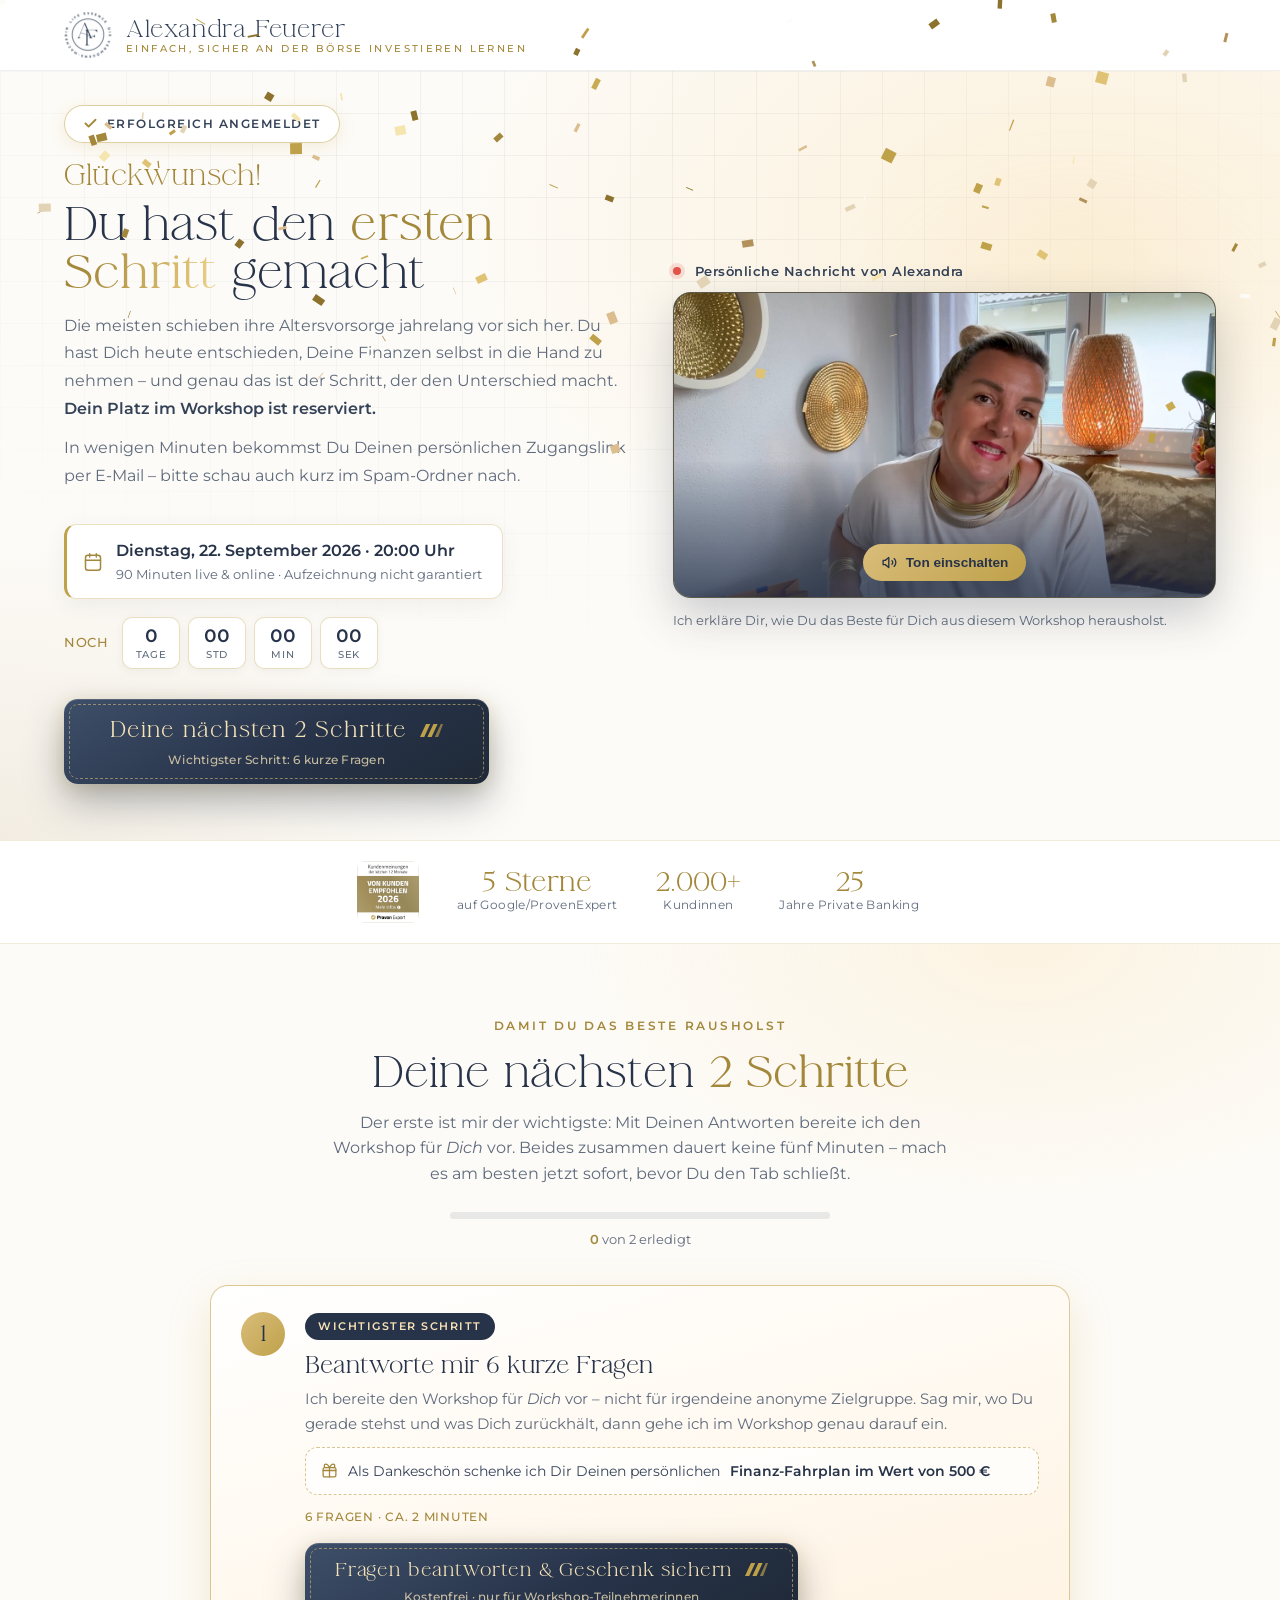
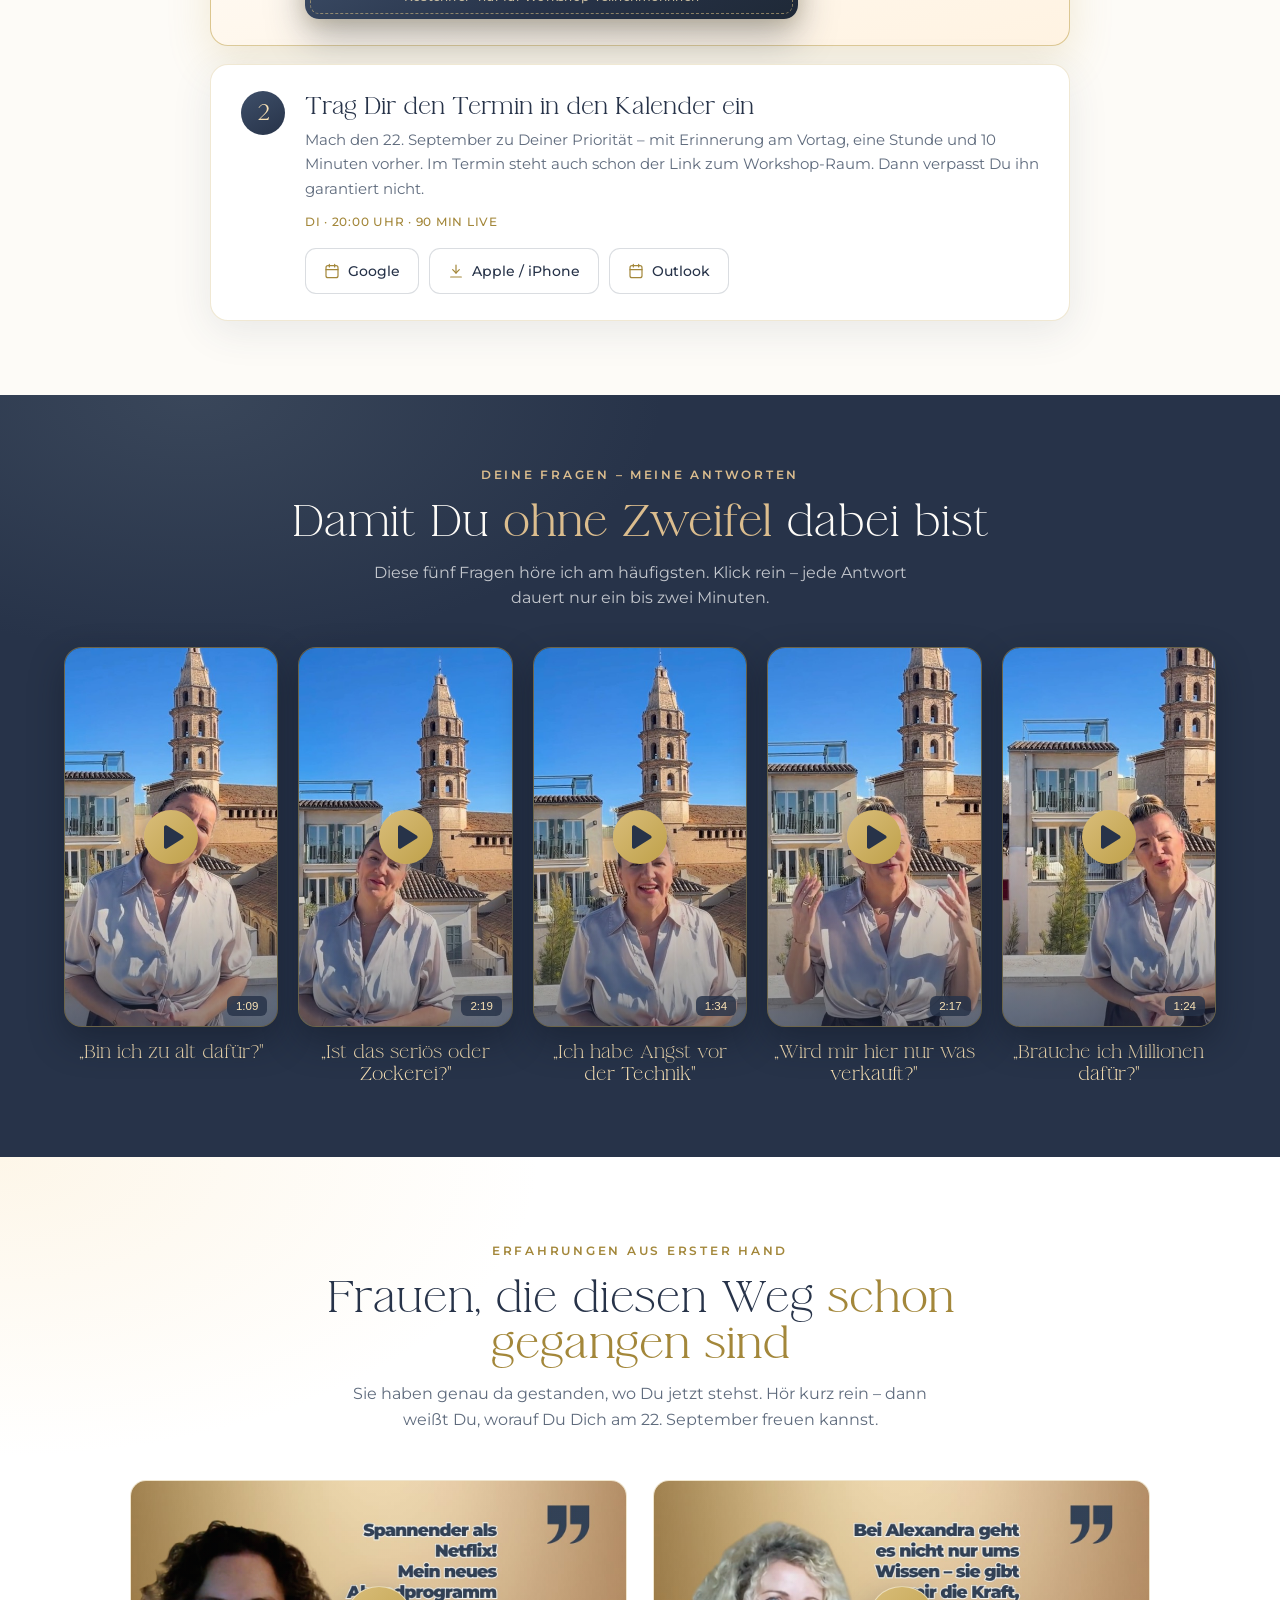
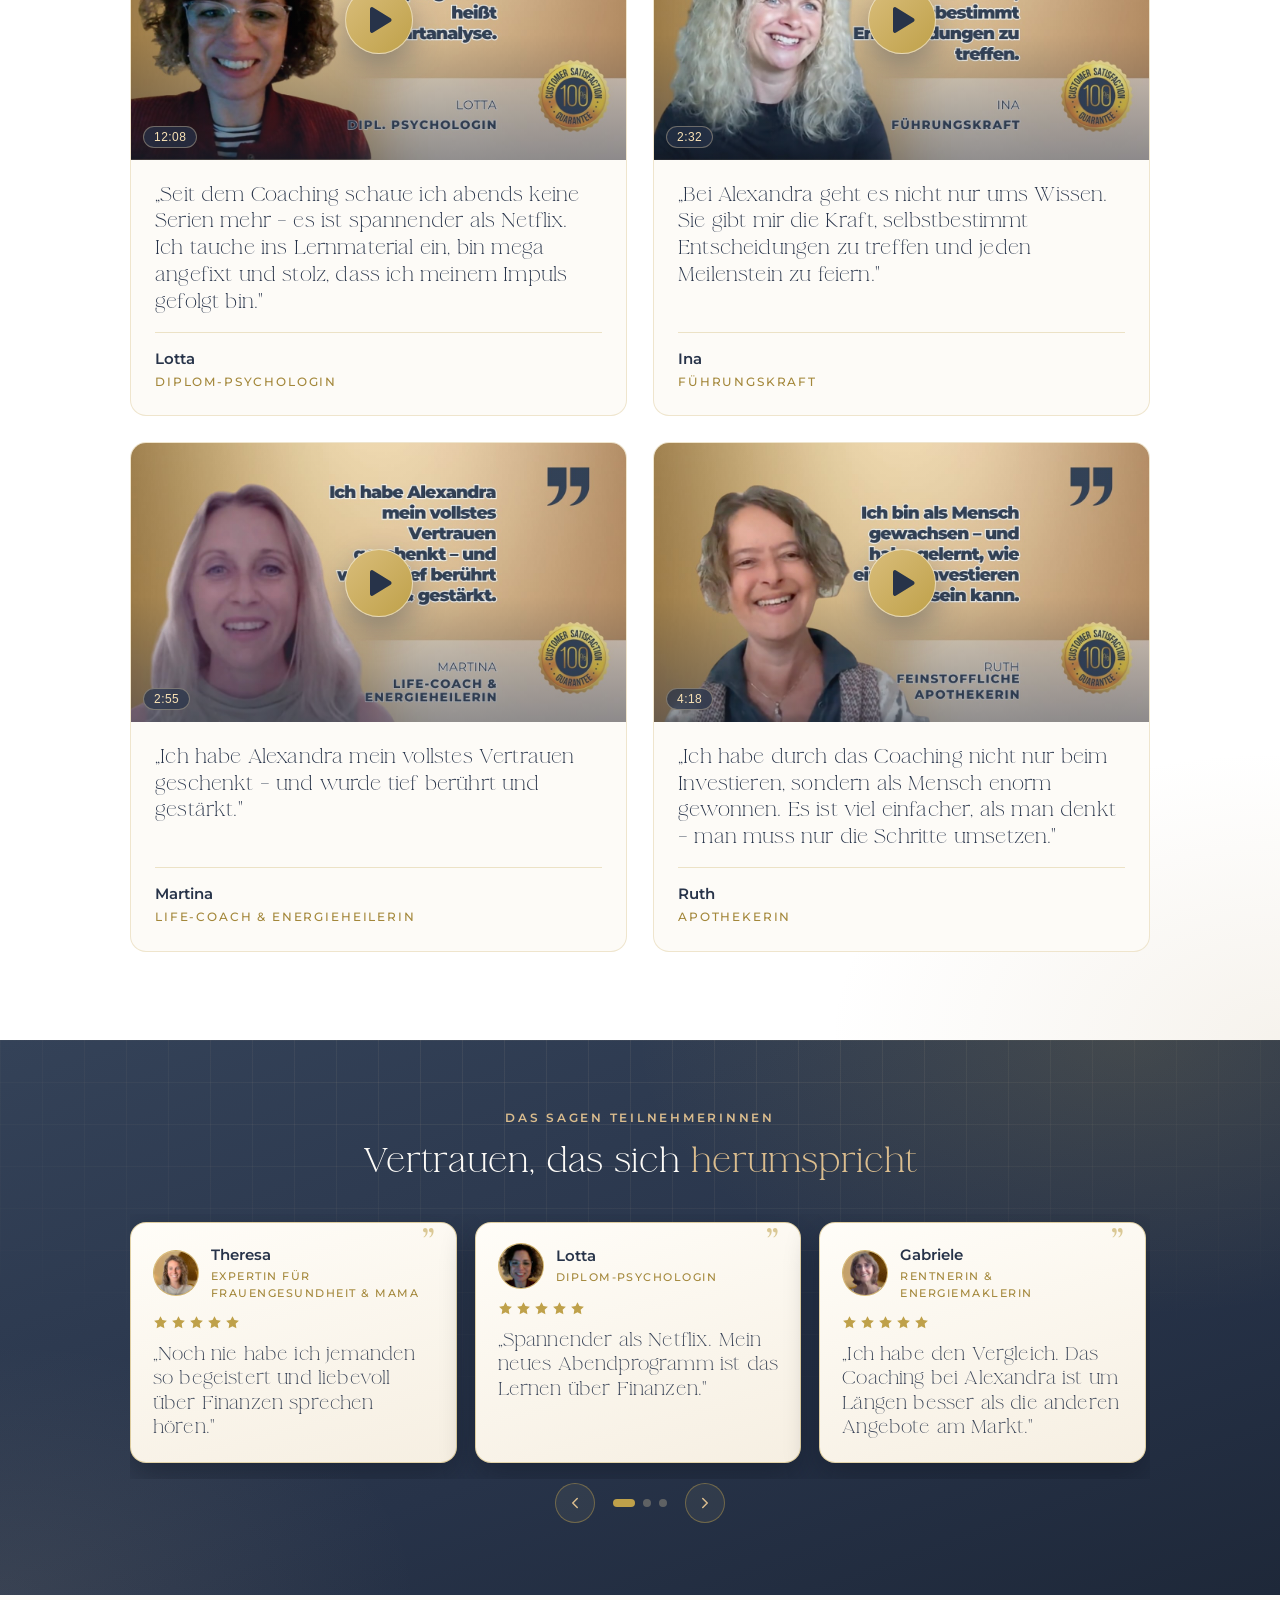
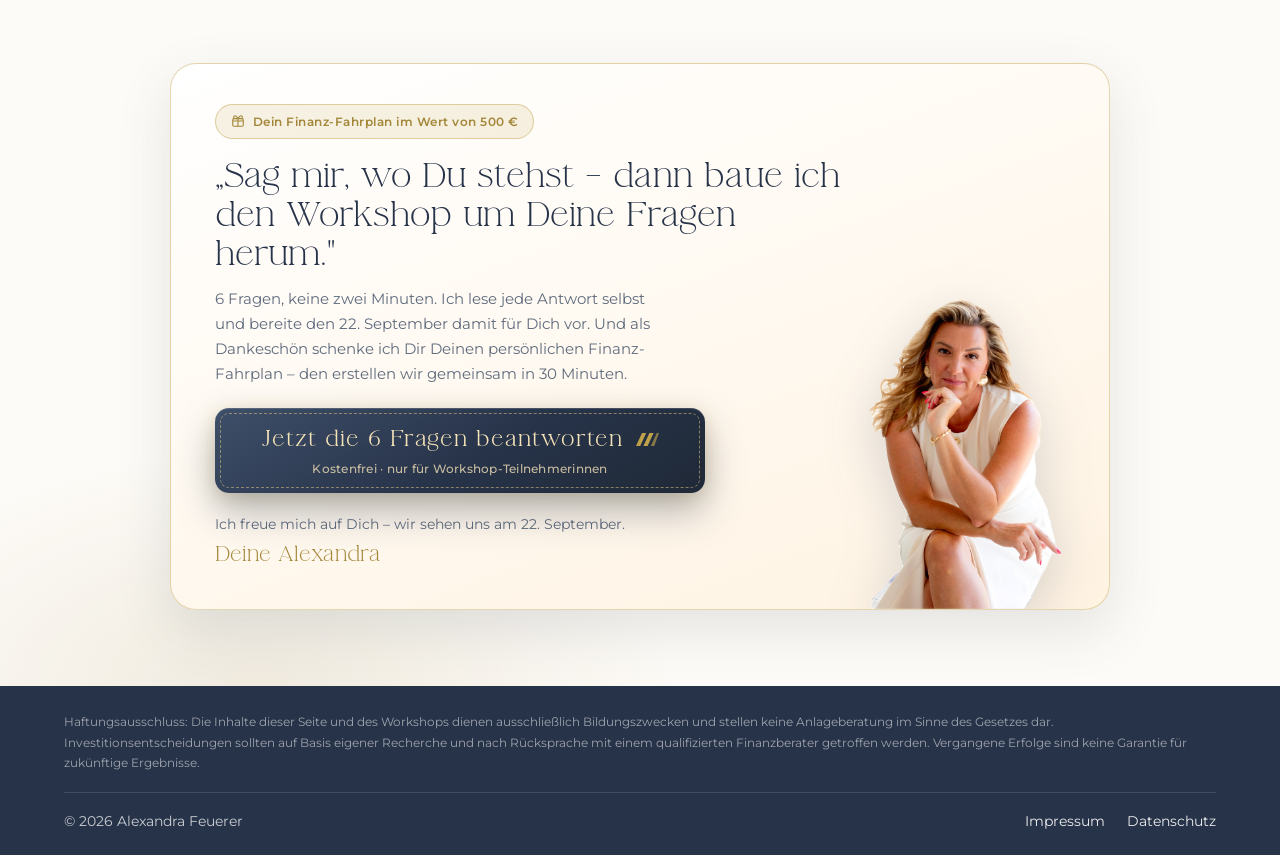
<file: danke/index.html>
<!DOCTYPE html>
<html lang="de" data-variant="danke-a" data-page-type="danke">
<head>
  <meta charset="utf-8">
  <meta name="viewport" content="width=device-width, initial-scale=1">
  <title>Dein Platz ist reserviert | Alexandra Feuerer</title>
  <meta name="robots" content="noindex, nofollow">

  <!-- Linkvorschau beim Teilen (Open Graph / Twitter Card).
       Bild wird aus tools/og-image.html erzeugt: ./tools/render-og.sh -->
  <meta property="og:type" content="website">
  <meta property="og:site_name" content="Alexandra Feuerer">
  <meta property="og:locale" content="de_DE">
  <meta property="og:url" content="https://webinar.alexandra-feuerer.de/danke/">
  <meta property="og:title" content="Dein Platz ist reserviert | Alexandra Feuerer">
  <meta property="og:description" content="Deine Anmeldung für den kostenfreien Live-Workshop steht: Dienstag, 22. September, 20:00 Uhr – live &amp; online mit Ex-Bankerin Alexandra Feuerer.">
  <meta property="og:image" content="https://webinar.alexandra-feuerer.de/assets/img/og-share.jpg?v=20260818b">
  <meta property="og:image:width" content="1200">
  <meta property="og:image:height" content="630">
  <meta property="og:image:type" content="image/jpeg">
  <meta property="og:image:alt" content="Alexandra Feuerer – kostenfreier Live-Workshop am 22. September um 20:00 Uhr">
  <meta name="twitter:card" content="summary_large_image">

  <link rel="icon" type="image/png" href="../assets/img/favicon.png">
  <link rel="apple-touch-icon" href="../assets/img/favicon.png">

  <link rel="preconnect" href="https://fonts.googleapis.com">
  <link rel="preconnect" href="https://fonts.gstatic.com" crossorigin>
  <link href="https://fonts.googleapis.com/css2?family=Montserrat:wght@400;500;600&display=swap" rel="stylesheet">
  <link rel="stylesheet" href="../assets/css/main.css?v=20260828">

  <!-- Google Tag Manager: Container-ID eintragen und Kommentar entfernen -->
  <!--
  <script>(function(w,d,s,l,i){w[l]=w[l]||[];w[l].push({'gtm.start':new Date().getTime(),event:'gtm.js'});var f=d.getElementsByTagName(s)[0],j=d.createElement(s),dl=l!='dataLayer'?'&l='+l:'';j.async=true;j.src='https://www.googletagmanager.com/gtm.js?id='+i+dl;f.parentNode.insertBefore(j,f);})(window,document,'script','dataLayer','GTM-XXXXXXX');</script>
  -->

  <!-- Tracking: t.alexandra-feuerer.de -->
  <script type="text/javascript" src="https://t.alexandra-feuerer.de/package/latest/a27fe743-e09e-4f92-b231-deca9b0ba516/" async></script>
</head>
<body>

  <header class="topbar">
    <div class="container topbar__inner">
      <a class="brand" href="/" data-track="brand_logo" data-track-position="topbar">
        <img class="brand__logo" src="../assets/img/logo-blau.svg" alt="Alexandra Feuerer Logo" width="108" height="104">
        <span class="brand__text">
          <span class="brand__name">Alexandra Feuerer</span>
          <span class="brand__claim">Einfach, sicher an der Börse investieren lernen</span>
        </span>
      </a>
    </div>
  </header>

  <!-- ================= Hero: Bestätigung + Willkommens-Video =================
       Personalisierung: [data-name-slot] wird per JS mit dem Vornamen aus der
       URL (?vorname=) befüllt, [data-name-if] nur dann eingeblendet. -->
  <section class="hero dhero" data-confetti>
    <span class="hero__glow" aria-hidden="true"></span>
    <span class="hero__sparkles" aria-hidden="true">
      <span></span><span></span><span></span><span></span><span></span><span></span>
    </span>

    <div class="container dhero__inner">

      <div class="dhero__copy">
        <span class="badge-done" data-reveal="1">
          <svg width="15" height="15" viewBox="0 0 24 24" fill="none" stroke="currentColor" stroke-width="3" stroke-linecap="round" stroke-linejoin="round" aria-hidden="true"><polyline points="20 6 9 17 4 12"/></svg>
          Erfolgreich angemeldet
        </span>

        <h1 data-reveal="2">
          <span class="dhero__hello">Glückwunsch<span data-name-if>, <span class="dhero__name" data-name-slot></span></span>!</span>
          Du hast den <span class="accent">ersten Schritt</span> gemacht
        </h1>

        <p class="dhero__lead" data-reveal="3">
          Die meisten schieben ihre Altersvorsorge jahrelang vor sich her. Du hast Dich
          heute entschieden, Deine Finanzen selbst in die Hand zu nehmen – und genau das
          ist der Schritt, der den Unterschied macht.
          <strong>Dein Platz im Workshop ist reserviert.</strong>
        </p>

        <p class="dhero__note" data-reveal="3">
          In wenigen Minuten bekommst Du Deinen persönlichen Zugangslink per E-Mail –
          bitte schau auch kurz im Spam-Ordner nach.
        </p>
      </div>

      <!-- Willkommens-Video: startet per data-video-autoplay von selbst – wegen
           der Autoplay-Richtlinien der Browser zwingend stumm. main.js legt
           eine "Ton einschalten"-Schaltfläche darüber; ohne JS bleibt es beim
           Click-to-Play-Thumbnail. Steht per Grid-Platzierung auf Desktop
           rechts neben Text + Termin, auf Mobile direkt unter der Überschrift. -->
      <div class="dhero__video" data-reveal="4">
        <p class="dhero__video-label">
          <span class="dhero__video-dot" aria-hidden="true"></span>
          Persönliche Nachricht von Alexandra<span data-name-if> für Dich, <span data-name-slot></span></span>
        </p>
        <div class="vplayer">
          <button class="vplayer__media" type="button"
                  data-video-id="1201347693" data-video-name="danke_welcome" data-video-base="vplayer"
                  data-video-autoplay
                  aria-label="Persönliche Videobotschaft von Alexandra Feuerer abspielen">
            <img class="vplayer__thumb" src="../assets/img/danke-welcome.jpg"
                 alt="Alexandra Feuerer begrüßt Dich in ihrer persönlichen Videobotschaft"
                 width="1280" height="720">
            <span class="vplayer__play" aria-hidden="true">
              <svg width="26" height="30" viewBox="0 0 22 26" fill="currentColor"><path d="M20.6 11.3 3.1.4A2 2 0 0 0 0 2.1v21.8a2 2 0 0 0 3.1 1.7l17.5-10.9a2 2 0 0 0 0-3.4z"/></svg>
            </span>
            <span class="vplayer__duration" aria-hidden="true">2:06</span>
          </button>
        </div>
        <p class="dhero__video-note">Ich erkläre Dir, wie Du das Beste für Dich aus diesem Workshop herausholst.</p>
      </div>

      <div class="dhero__meta">
        <div class="dhero__when" data-reveal="4">
          <span class="dhero__when-icon" aria-hidden="true">
            <svg width="20" height="20" viewBox="0 0 24 24" fill="none" stroke="currentColor" stroke-width="1.8" stroke-linecap="round" stroke-linejoin="round"><rect x="3" y="4" width="18" height="18" rx="3"/><path d="M16 2v4M8 2v4M3 10h18"/></svg>
          </span>
          <span class="dhero__when-text">
            <strong>Dienstag, 22. September 2026 · 20:00 Uhr</strong>
            <span>90 Minuten live &amp; online · Aufzeichnung nicht garantiert</span>
          </span>
        </div>

        <div class="countdown" data-reveal="5" data-countdown="2026-09-22T20:00:00+02:00" aria-label="Countdown bis zum Workshop-Start">
          <span class="countdown__label">Noch</span>
          <span class="countdown__tile"><span class="countdown__num" data-cd="days">–</span><span class="countdown__unit">Tage</span></span>
          <span class="countdown__tile"><span class="countdown__num" data-cd="hours">–</span><span class="countdown__unit">Std</span></span>
          <span class="countdown__tile"><span class="countdown__num" data-cd="mins">–</span><span class="countdown__unit">Min</span></span>
          <span class="countdown__tile"><span class="countdown__num" data-cd="secs">–</span><span class="countdown__unit">Sek</span></span>
        </div>

        <a class="cta dhero__cta" href="#schritte" data-reveal="6" data-track="cta_steps" data-track-position="hero">
          <span class="cta__label">
            Deine nächsten 2 Schritte
            <svg width="24" height="13" viewBox="0 0 24 13" fill="currentColor" aria-hidden="true"><path d="M7 0h4.2L5.2 13H1z"/><path d="M14.4 0h4.2l-6 13h-4.2z"/><path d="M21.8 0H24l-4.8 13h-3.4z" opacity="0.65"/></svg>
          </span>
          <span class="cta__note">Wichtigster Schritt: 6 kurze Fragen</span>
        </a>
      </div>

    </div>
  </section>

  <!-- ================= Trust-Band (belegte Fakten) ================= -->
  <section class="trustrow">
    <div class="container trustrow__inner">
      <img class="trustrow__seal" src="../assets/img/provenexpert.jpeg"
           alt="ProvenExpert-Siegel: Von Kunden empfohlen 2026" width="72" height="72" loading="lazy">
      <div class="trustrow__facts">
        <div class="trustfact">
          <span class="trustfact__num">5 Sterne</span>
          <span class="trustfact__label">auf Google/ProvenExpert</span>
        </div>
        <div class="trustfact">
          <span class="trustfact__num">2.000+</span>
          <span class="trustfact__label">Kundinnen</span>
        </div>
        <div class="trustfact">
          <span class="trustfact__num">25</span>
          <span class="trustfact__label">Jahre Private Banking</span>
        </div>
      </div>
    </div>
  </section>

  <!-- ================= Die 2 nächsten Schritte =================
       Jeder Schritt lässt sich abhaken (localStorage, setupDankeSteps in main.js).
       Bewusst nur zwei: Alles auf dieser Seite zieht auf die 6 Fragen. Die
       WhatsApp-Community kommt erst nach der Umfrage (danke/geschenk/). -->
  <section class="steps" id="schritte">
    <div class="container">

      <div class="steps__head" data-scroll-reveal>
        <span class="section-kicker">Damit Du das Beste rausholst</span>
        <h2 class="section-title">
          Deine nächsten <span class="accent">2 Schritte</span><span data-name-if>, <span data-name-slot></span></span>
        </h2>
        <p class="section-sub">
          Der erste ist mir der wichtigste: Mit Deinen Antworten bereite ich den
          Workshop für <em>Dich</em> vor. Beides zusammen dauert keine fünf Minuten –
          mach es am besten jetzt sofort, bevor Du den Tab schließt.
        </p>
      </div>

      <div class="steps__progress" data-scroll-reveal>
        <div class="steps__bar"><span class="steps__bar-fill" data-steps-fill></span></div>
        <p class="steps__count"><strong data-steps-count>0</strong> von 2 erledigt</p>
      </div>

      <ol class="steps__list">

        <!-- Kernschritt: die Umfrage. Steht bewusst an erster Stelle und ist
             optisch hervorgehoben (.step--key) - hier wird der Lead qualifiziert
             und der Termin angebahnt. -->
        <li class="step step--key" data-step="umfrage" data-scroll-reveal>
          <span class="step__num" aria-hidden="true">1</span>
          <span class="step__check" aria-hidden="true">
            <svg width="16" height="16" viewBox="0 0 24 24" fill="none" stroke="currentColor" stroke-width="3" stroke-linecap="round" stroke-linejoin="round"><polyline points="20 6 9 17 4 12"/></svg>
          </span>
          <div class="step__body">
            <span class="step__ribbon">Wichtigster Schritt</span>
            <h3 class="step__title">Beantworte mir 6 kurze Fragen</h3>
            <p class="step__text">
              Ich bereite den Workshop für <em>Dich</em> vor – nicht für irgendeine
              anonyme Zielgruppe. Sag mir, wo Du gerade stehst und was Dich zurückhält,
              dann gehe ich im Workshop genau darauf ein.
            </p>
            <p class="step__gift">
              <svg width="17" height="17" viewBox="0 0 24 24" fill="none" stroke="currentColor" stroke-width="1.8" stroke-linecap="round" stroke-linejoin="round" aria-hidden="true"><rect x="3" y="8" width="18" height="13" rx="2"/><path d="M12 8v13M3 12h18"/><path d="M12 8S9.5 3 7 3a2.5 2.5 0 0 0 0 5M12 8s2.5-5 5-5a2.5 2.5 0 0 1 0 5"/></svg>
              Als Dankeschön schenke ich Dir Deinen persönlichen
              <strong>Finanz-Fahrplan im Wert von 500&nbsp;€</strong>
            </p>
            <p class="step__meta">6 Fragen · ca. 2 Minuten</p>
            <div class="step__actions">
              <a class="cta step__cta" href="umfrage/" data-carry-name
                 data-step-action data-track="survey_start" data-track-position="steps">
                <span class="cta__label">
                  Fragen beantworten &amp; Geschenk sichern
                  <svg width="24" height="13" viewBox="0 0 24 13" fill="currentColor" aria-hidden="true"><path d="M7 0h4.2L5.2 13H1z"/><path d="M14.4 0h4.2l-6 13h-4.2z"/><path d="M21.8 0H24l-4.8 13h-3.4z" opacity="0.65"/></svg>
                </span>
                <span class="cta__note">Kostenfrei · nur für Workshop-Teilnehmerinnen</span>
              </a>
            </div>
          </div>
        </li>

        <li class="step" data-step="kalender" data-scroll-reveal>
          <span class="step__num" aria-hidden="true">2</span>
          <span class="step__check" aria-hidden="true">
            <svg width="16" height="16" viewBox="0 0 24 24" fill="none" stroke="currentColor" stroke-width="3" stroke-linecap="round" stroke-linejoin="round"><polyline points="20 6 9 17 4 12"/></svg>
          </span>
          <div class="step__body">
            <h3 class="step__title">Trag Dir den Termin in den Kalender ein</h3>
            <p class="step__text">
              Mach den 22. September zu Deiner Priorität – mit Erinnerung am Vortag,
              eine Stunde und 10 Minuten vorher. Im Termin steht auch schon der Link
              zum Workshop-Raum. Dann verpasst Du ihn garantiert nicht.
            </p>
            <p class="step__meta">Di · 20:00 Uhr · 90 Min live</p>
            <div class="step__actions">
              <a class="btn-cal" target="_blank" rel="noopener"
                 data-step-action data-track="calendar_google" data-track-position="steps"
                 href="https://calendar.google.com/calendar/render?action=TEMPLATE&amp;text=Live-Workshop%3A+B%C3%B6rse+%26+Altersvorsorge+%E2%80%93+mit+Alexandra+Feuerer&amp;dates=20260922T180000Z%2F20260922T193000Z&amp;details=Sch%C3%B6n%2C+dass+Du+dabei+bist+%E2%80%93+Dein+Platz+ist+reserviert.%0A%0ADEIN+ZUGANG+ZUM+WORKSHOP-RAUM%3A%0Ahttps%3A%2F%2Fwebinar.alexandra-feuerer.de%2Fwebinarraum%2F%0AEinfach+kurz+vor+dem+Start+anklicken+%E2%80%93+mehr+brauchst+Du+nicht.%0A%0ADARUM+GEHT+ES%3A%0A90+Minuten+live+und+online+mit+Alexandra+Feuerer%2C+Ex-Bankerin+mit+25+Jahren+Private-Banking-Erfahrung.+Du+erf%C3%A4hrst%2C+wie+Du+auch+mit+%C3%9C40+einfach+und+planbar+an+der+B%C3%B6rse+investierst+und+f%C3%BCrs+Alter+vorsorgst+%E2%80%93+ohne+Vorkenntnisse%2C+ohne+gro%C3%9Fes+Startkapital+und+ohne+Risiko-Spielereien.%0A%0ADAS+NIMMST+DU+MIT%3A%0A-+Ein+bew%C3%A4hrtes+System+mit+klaren+Regeln+statt+Bauchentscheidungen%0A-+Einen+Weg%2C+der+auch+bei+einem+sp%C3%A4ten+Start+noch+zu+Dir+passt%0A-+Eine+Umsetzung%2C+die+neben+Job+und+Familie+funktioniert%0A-+Klarheit+dar%C3%BCber%2C+wo+Du+heute+stehst+und+was+Dein+n%C3%A4chster+Schritt+ist%0A%0ASO+HOLST+DU+DAS+MEISTE+HERAUS%3A%0A-+Sei+5+Minuten+vorher+im+Raum%2C+dann+verpasst+Du+nichts%0A-+Am+besten+an+Laptop+oder+Tablet%2C+mit+Ton%0A-+Stift+und+Zettel+bereitlegen+%E2%80%93+es+gibt+viel+zum+Mitschreiben%0A-+Nimm+Dir+die+90+Minuten+bewusst+Zeit%2C+ohne+Nebenbei%0A%0AIch+freue+mich+auf+Dich%21%0AAlexandra%0A%0AFalls+Du+die+E-Mail+mit+Deinem+pers%C3%B6nlichen+Zugangslink+nicht+findest+%28bitte+auch+im+Spam-Ordner+schauen%29%3A+%C3%9Cber+den+Link+oben+kommst+Du+jederzeit+in+den+Workshop-Raum.&amp;location=Online-Workshop-Raum%3A+https%3A%2F%2Fwebinar.alexandra-feuerer.de%2Fwebinarraum%2F&amp;ctz=Europe%2FBerlin">
                <svg width="16" height="16" viewBox="0 0 24 24" fill="none" stroke="currentColor" stroke-width="1.8" stroke-linecap="round" stroke-linejoin="round" aria-hidden="true"><rect x="3" y="4" width="18" height="18" rx="3"/><path d="M16 2v4M8 2v4M3 10h18"/></svg>
                Google
              </a>
              <a class="btn-cal" href="workshop.ics" download="workshop-alexandra-feuerer.ics"
                 data-step-action data-track="calendar_apple" data-track-position="steps">
                <svg width="16" height="16" viewBox="0 0 24 24" fill="none" stroke="currentColor" stroke-width="1.8" stroke-linecap="round" stroke-linejoin="round" aria-hidden="true"><path d="M12 3v12"/><path d="m7 10 5 5 5-5"/><path d="M4 21h16"/></svg>
                Apple / iPhone
              </a>
              <a class="btn-cal" target="_blank" rel="noopener"
                 data-step-action data-track="calendar_outlook" data-track-position="steps"
                 href="https://outlook.live.com/calendar/0/deeplink/compose?path=%2Fcalendar%2Faction%2Fcompose&amp;rru=addevent&amp;subject=Live-Workshop%3A+B%C3%B6rse+%26+Altersvorsorge+%E2%80%93+mit+Alexandra+Feuerer&amp;startdt=2026-09-22T18%3A00%3A00Z&amp;enddt=2026-09-22T19%3A30%3A00Z&amp;body=Sch%C3%B6n%2C+dass+Du+dabei+bist+%E2%80%93+Dein+Platz+ist+reserviert.%0A%0ADEIN+ZUGANG+ZUM+WORKSHOP-RAUM%3A%0Ahttps%3A%2F%2Fwebinar.alexandra-feuerer.de%2Fwebinarraum%2F%0AEinfach+kurz+vor+dem+Start+anklicken+%E2%80%93+mehr+brauchst+Du+nicht.%0A%0ADARUM+GEHT+ES%3A%0A90+Minuten+live+und+online+mit+Alexandra+Feuerer%2C+Ex-Bankerin+mit+25+Jahren+Private-Banking-Erfahrung.+Du+erf%C3%A4hrst%2C+wie+Du+auch+mit+%C3%9C40+einfach+und+planbar+an+der+B%C3%B6rse+investierst+und+f%C3%BCrs+Alter+vorsorgst+%E2%80%93+ohne+Vorkenntnisse%2C+ohne+gro%C3%9Fes+Startkapital+und+ohne+Risiko-Spielereien.%0A%0ADAS+NIMMST+DU+MIT%3A%0A-+Ein+bew%C3%A4hrtes+System+mit+klaren+Regeln+statt+Bauchentscheidungen%0A-+Einen+Weg%2C+der+auch+bei+einem+sp%C3%A4ten+Start+noch+zu+Dir+passt%0A-+Eine+Umsetzung%2C+die+neben+Job+und+Familie+funktioniert%0A-+Klarheit+dar%C3%BCber%2C+wo+Du+heute+stehst+und+was+Dein+n%C3%A4chster+Schritt+ist%0A%0ASO+HOLST+DU+DAS+MEISTE+HERAUS%3A%0A-+Sei+5+Minuten+vorher+im+Raum%2C+dann+verpasst+Du+nichts%0A-+Am+besten+an+Laptop+oder+Tablet%2C+mit+Ton%0A-+Stift+und+Zettel+bereitlegen+%E2%80%93+es+gibt+viel+zum+Mitschreiben%0A-+Nimm+Dir+die+90+Minuten+bewusst+Zeit%2C+ohne+Nebenbei%0A%0AIch+freue+mich+auf+Dich%21%0AAlexandra%0A%0AFalls+Du+die+E-Mail+mit+Deinem+pers%C3%B6nlichen+Zugangslink+nicht+findest+%28bitte+auch+im+Spam-Ordner+schauen%29%3A+%C3%9Cber+den+Link+oben+kommst+Du+jederzeit+in+den+Workshop-Raum.&amp;location=Online-Workshop-Raum%3A+https%3A%2F%2Fwebinar.alexandra-feuerer.de%2Fwebinarraum%2F">
                <svg width="16" height="16" viewBox="0 0 24 24" fill="none" stroke="currentColor" stroke-width="1.8" stroke-linecap="round" stroke-linejoin="round" aria-hidden="true"><rect x="3" y="4" width="18" height="18" rx="3"/><path d="M16 2v4M8 2v4M3 10h18"/></svg>
                Outlook
              </a>
            </div>
          </div>
        </li>

      </ol>
    </div>
  </section>

  <!-- ================= Antwort-Videos (Einwände vorwegnehmen) ================= -->
  <section class="answers" id="antworten">
    <div class="container">

      <div class="answers__head" data-scroll-reveal>
        <span class="section-kicker section-kicker--gold">Deine Fragen – meine Antworten</span>
        <h2 class="section-title section-title--light">
          Damit Du <span class="accent">ohne Zweifel</span> dabei bist
        </h2>
        <p class="answers__sub">
          Diese fünf Fragen höre ich am häufigsten. Klick rein – jede Antwort dauert
          nur ein bis zwei Minuten.
        </p>
      </div>

      <div class="answers__grid">

        <article class="answer" data-scroll-reveal>
          <div class="vplayer vplayer--portrait">
            <button class="vplayer__media" type="button"
                    data-video-id="1168415011" data-video-name="antwort_zu_alt" data-video-base="vplayer"
                    aria-label="Video abspielen: Bin ich zu alt dafür?">
              <img class="vplayer__thumb" src="../assets/img/answer-alt.jpg"
                   alt="Alexandra Feuerer beantwortet die Frage: Bin ich zu alt dafür?"
                   width="720" height="720" loading="lazy">
              <span class="vplayer__play" aria-hidden="true">
                <svg width="20" height="24" viewBox="0 0 22 26" fill="currentColor"><path d="M20.6 11.3 3.1.4A2 2 0 0 0 0 2.1v21.8a2 2 0 0 0 3.1 1.7l17.5-10.9a2 2 0 0 0 0-3.4z"/></svg>
              </span>
              <span class="vplayer__duration" aria-hidden="true">1:09</span>
            </button>
          </div>
          <h3 class="answer__q">„Bin ich zu alt dafür?"</h3>
        </article>

        <article class="answer" data-scroll-reveal>
          <div class="vplayer vplayer--portrait">
            <button class="vplayer__media" type="button"
                    data-video-id="1168414050" data-video-name="antwort_serioes" data-video-base="vplayer"
                    aria-label="Video abspielen: Ist das seriös oder Zockerei?">
              <img class="vplayer__thumb" src="../assets/img/answer-serioes.jpg"
                   alt="Alexandra Feuerer beantwortet die Frage: Ist das seriös oder Zockerei?"
                   width="720" height="720" loading="lazy">
              <span class="vplayer__play" aria-hidden="true">
                <svg width="20" height="24" viewBox="0 0 22 26" fill="currentColor"><path d="M20.6 11.3 3.1.4A2 2 0 0 0 0 2.1v21.8a2 2 0 0 0 3.1 1.7l17.5-10.9a2 2 0 0 0 0-3.4z"/></svg>
              </span>
              <span class="vplayer__duration" aria-hidden="true">2:19</span>
            </button>
          </div>
          <h3 class="answer__q">„Ist das seriös oder Zockerei?"</h3>
        </article>

        <article class="answer" data-scroll-reveal>
          <div class="vplayer vplayer--portrait">
            <button class="vplayer__media" type="button"
                    data-video-id="1168414626" data-video-name="antwort_technik" data-video-base="vplayer"
                    aria-label="Video abspielen: Ich habe Angst vor der Technik">
              <img class="vplayer__thumb" src="../assets/img/answer-technik.jpg"
                   alt="Alexandra Feuerer beantwortet die Frage: Ich habe Angst vor der Technik"
                   width="720" height="720" loading="lazy">
              <span class="vplayer__play" aria-hidden="true">
                <svg width="20" height="24" viewBox="0 0 22 26" fill="currentColor"><path d="M20.6 11.3 3.1.4A2 2 0 0 0 0 2.1v21.8a2 2 0 0 0 3.1 1.7l17.5-10.9a2 2 0 0 0 0-3.4z"/></svg>
              </span>
              <span class="vplayer__duration" aria-hidden="true">1:34</span>
            </button>
          </div>
          <h3 class="answer__q">„Ich habe Angst vor der Technik"</h3>
        </article>

        <article class="answer" data-scroll-reveal>
          <div class="vplayer vplayer--portrait">
            <button class="vplayer__media" type="button"
                    data-video-id="1168414358" data-video-name="antwort_verkauf" data-video-base="vplayer"
                    aria-label="Video abspielen: Wird mir hier nur was verkauft?">
              <img class="vplayer__thumb" src="../assets/img/answer-verkauf.jpg"
                   alt="Alexandra Feuerer beantwortet die Frage: Wird mir hier nur was verkauft?"
                   width="720" height="720" loading="lazy">
              <span class="vplayer__play" aria-hidden="true">
                <svg width="20" height="24" viewBox="0 0 22 26" fill="currentColor"><path d="M20.6 11.3 3.1.4A2 2 0 0 0 0 2.1v21.8a2 2 0 0 0 3.1 1.7l17.5-10.9a2 2 0 0 0 0-3.4z"/></svg>
              </span>
              <span class="vplayer__duration" aria-hidden="true">2:17</span>
            </button>
          </div>
          <h3 class="answer__q">„Wird mir hier nur was verkauft?"</h3>
        </article>

        <article class="answer" data-scroll-reveal>
          <div class="vplayer vplayer--portrait">
            <button class="vplayer__media" type="button"
                    data-video-id="1168414816" data-video-name="antwort_millionen" data-video-base="vplayer"
                    aria-label="Video abspielen: Brauche ich Millionen dafür?">
              <img class="vplayer__thumb" src="../assets/img/answer-millionen.jpg"
                   alt="Alexandra Feuerer beantwortet die Frage: Brauche ich Millionen dafür?"
                   width="720" height="720" loading="lazy">
              <span class="vplayer__play" aria-hidden="true">
                <svg width="20" height="24" viewBox="0 0 22 26" fill="currentColor"><path d="M20.6 11.3 3.1.4A2 2 0 0 0 0 2.1v21.8a2 2 0 0 0 3.1 1.7l17.5-10.9a2 2 0 0 0 0-3.4z"/></svg>
              </span>
              <span class="vplayer__duration" aria-hidden="true">1:24</span>
            </button>
          </div>
          <h3 class="answer__q">„Brauche ich Millionen dafür?"</h3>
        </article>

      </div>
    </div>
  </section>

  <!-- ================= Video-Testimonials ================= -->
  <section class="stories" id="stimmen">
    <div class="container">

      <div class="stories__head" data-scroll-reveal>
        <span class="section-kicker">Erfahrungen aus erster Hand</span>
        <h2 class="section-title">Frauen, die diesen Weg <span class="accent">schon gegangen sind</span></h2>
        <p class="section-sub">
          Sie haben genau da gestanden, wo Du jetzt stehst. Hör kurz rein –
          dann weißt Du, worauf Du Dich am 22. September freuen kannst.
        </p>
      </div>

      <div class="stories__grid">

        <article class="story" data-scroll-reveal>
          <button class="story__media" type="button"
                  data-video-id="1125087581" data-video-name="lotta"
                  aria-label="Videotestimonial von Lotta abspielen">
            <img class="story__thumb" src="../assets/img/testimonial-lotta.jpg"
                 alt="Lotta, Diplom-Psychologin, erzählt in ihrem Video von ihrer Erfahrung"
                 width="1280" height="720" loading="lazy">
            <span class="story__play" aria-hidden="true">
              <svg width="22" height="26" viewBox="0 0 22 26" fill="currentColor"><path d="M20.6 11.3 3.1.4A2 2 0 0 0 0 2.1v21.8a2 2 0 0 0 3.1 1.7l17.5-10.9a2 2 0 0 0 0-3.4z"/></svg>
            </span>
            <span class="story__duration" aria-hidden="true">12:08</span>
          </button>
          <div class="story__body">
            <p class="story__quote">
              „Seit dem Coaching schaue ich abends keine Serien mehr – es ist spannender
              als Netflix. Ich tauche ins Lernmaterial ein, bin mega angefixt und stolz,
              dass ich meinem Impuls gefolgt bin."
            </p>
            <footer class="story__person">
              <span class="story__name">Lotta</span>
              <span class="story__role">Diplom-Psychologin</span>
            </footer>
          </div>
        </article>

        <article class="story" data-scroll-reveal>
          <button class="story__media" type="button"
                  data-video-id="1125111669" data-video-name="ina"
                  aria-label="Videotestimonial von Ina abspielen">
            <img class="story__thumb" src="../assets/img/testimonial-ina.jpg"
                 alt="Ina, Führungskraft, erzählt in ihrem Video von ihrer Erfahrung"
                 width="1280" height="720" loading="lazy">
            <span class="story__play" aria-hidden="true">
              <svg width="22" height="26" viewBox="0 0 22 26" fill="currentColor"><path d="M20.6 11.3 3.1.4A2 2 0 0 0 0 2.1v21.8a2 2 0 0 0 3.1 1.7l17.5-10.9a2 2 0 0 0 0-3.4z"/></svg>
            </span>
            <span class="story__duration" aria-hidden="true">2:32</span>
          </button>
          <div class="story__body">
            <p class="story__quote">
              „Bei Alexandra geht es nicht nur ums Wissen. Sie gibt mir die Kraft,
              selbstbestimmt Entscheidungen zu treffen und jeden Meilenstein zu feiern."
            </p>
            <footer class="story__person">
              <span class="story__name">Ina</span>
              <span class="story__role">Führungskraft</span>
            </footer>
          </div>
        </article>

        <article class="story" data-scroll-reveal>
          <button class="story__media" type="button"
                  data-video-id="1125111852" data-video-name="martina"
                  aria-label="Videotestimonial von Martina abspielen">
            <img class="story__thumb" src="../assets/img/testimonial-martina.jpg"
                 alt="Martina, Life-Coach und Energieheilerin, erzählt in ihrem Video von ihrer Erfahrung"
                 width="1280" height="720" loading="lazy">
            <span class="story__play" aria-hidden="true">
              <svg width="22" height="26" viewBox="0 0 22 26" fill="currentColor"><path d="M20.6 11.3 3.1.4A2 2 0 0 0 0 2.1v21.8a2 2 0 0 0 3.1 1.7l17.5-10.9a2 2 0 0 0 0-3.4z"/></svg>
            </span>
            <span class="story__duration" aria-hidden="true">2:55</span>
          </button>
          <div class="story__body">
            <p class="story__quote">
              „Ich habe Alexandra mein vollstes Vertrauen geschenkt – und wurde
              tief berührt und gestärkt."
            </p>
            <footer class="story__person">
              <span class="story__name">Martina</span>
              <span class="story__role">Life-Coach &amp; Energieheilerin</span>
            </footer>
          </div>
        </article>

        <article class="story" data-scroll-reveal>
          <button class="story__media" type="button"
                  data-video-id="1133234729" data-video-name="ruth"
                  aria-label="Videotestimonial von Ruth abspielen">
            <img class="story__thumb" src="../assets/img/testimonial-ruth.jpg"
                 alt="Ruth, Apothekerin, erzählt in ihrem Video von ihrer Erfahrung"
                 width="1280" height="720" loading="lazy">
            <span class="story__play" aria-hidden="true">
              <svg width="22" height="26" viewBox="0 0 22 26" fill="currentColor"><path d="M20.6 11.3 3.1.4A2 2 0 0 0 0 2.1v21.8a2 2 0 0 0 3.1 1.7l17.5-10.9a2 2 0 0 0 0-3.4z"/></svg>
            </span>
            <span class="story__duration" aria-hidden="true">4:18</span>
          </button>
          <div class="story__body">
            <p class="story__quote">
              „Ich habe durch das Coaching nicht nur beim Investieren, sondern als Mensch
              enorm gewonnen. Es ist viel einfacher, als man denkt –
              man muss nur die Schritte umsetzen."
            </p>
            <footer class="story__person">
              <span class="story__name">Ruth</span>
              <span class="story__role">Apothekerin</span>
            </footer>
          </div>
        </article>

      </div>
    </div>
  </section>

  <!-- ================= Kurz-Bewertungen (kompaktes Trust-Band) ================= -->
  <section class="reviews" id="bewertungen">
    <div class="container">

      <div class="reviews__head" data-scroll-reveal>
        <span class="section-kicker section-kicker--gold">Das sagen Teilnehmerinnen</span>
        <h2 class="reviews__title">Vertrauen, das sich <span class="reviews__accent">herumspricht</span></h2>
      </div>

      <div class="reviews__slider">
        <div class="reviews__grid">

          <article class="review" data-scroll-reveal>
            <div class="review__top">
              <img class="review__avatar" src="../assets/img/review-theresa.jpg" alt="" width="46" height="46" loading="lazy">
              <div class="review__person">
                <span class="review__name">Theresa</span>
                <span class="review__role">Expertin für Frauengesundheit &amp; Mama</span>
              </div>
            </div>
            <span class="review__stars" role="img" aria-label="Bewertung: 5 von 5 Sternen">
              <svg width="15" height="15" viewBox="0 0 20 20" fill="currentColor" aria-hidden="true"><path d="M10 1.5l2.6 5.3 5.9.9-4.3 4.1 1 5.8L10 14.9l-5.2 2.7 1-5.8L1.5 7.7l5.9-.9z"/></svg>
              <svg width="15" height="15" viewBox="0 0 20 20" fill="currentColor" aria-hidden="true"><path d="M10 1.5l2.6 5.3 5.9.9-4.3 4.1 1 5.8L10 14.9l-5.2 2.7 1-5.8L1.5 7.7l5.9-.9z"/></svg>
              <svg width="15" height="15" viewBox="0 0 20 20" fill="currentColor" aria-hidden="true"><path d="M10 1.5l2.6 5.3 5.9.9-4.3 4.1 1 5.8L10 14.9l-5.2 2.7 1-5.8L1.5 7.7l5.9-.9z"/></svg>
              <svg width="15" height="15" viewBox="0 0 20 20" fill="currentColor" aria-hidden="true"><path d="M10 1.5l2.6 5.3 5.9.9-4.3 4.1 1 5.8L10 14.9l-5.2 2.7 1-5.8L1.5 7.7l5.9-.9z"/></svg>
              <svg width="15" height="15" viewBox="0 0 20 20" fill="currentColor" aria-hidden="true"><path d="M10 1.5l2.6 5.3 5.9.9-4.3 4.1 1 5.8L10 14.9l-5.2 2.7 1-5.8L1.5 7.7l5.9-.9z"/></svg>
            </span>
            <p class="review__quote">
              „Noch nie habe ich jemanden so begeistert und liebevoll über Finanzen sprechen hören."
            </p>
          </article>

          <article class="review" data-scroll-reveal>
            <div class="review__top">
              <img class="review__avatar" src="../assets/img/review-lotta.jpg" alt="" width="46" height="46" loading="lazy">
              <div class="review__person">
                <span class="review__name">Lotta</span>
                <span class="review__role">Diplom-Psychologin</span>
              </div>
            </div>
            <span class="review__stars" role="img" aria-label="Bewertung: 5 von 5 Sternen">
              <svg width="15" height="15" viewBox="0 0 20 20" fill="currentColor" aria-hidden="true"><path d="M10 1.5l2.6 5.3 5.9.9-4.3 4.1 1 5.8L10 14.9l-5.2 2.7 1-5.8L1.5 7.7l5.9-.9z"/></svg>
              <svg width="15" height="15" viewBox="0 0 20 20" fill="currentColor" aria-hidden="true"><path d="M10 1.5l2.6 5.3 5.9.9-4.3 4.1 1 5.8L10 14.9l-5.2 2.7 1-5.8L1.5 7.7l5.9-.9z"/></svg>
              <svg width="15" height="15" viewBox="0 0 20 20" fill="currentColor" aria-hidden="true"><path d="M10 1.5l2.6 5.3 5.9.9-4.3 4.1 1 5.8L10 14.9l-5.2 2.7 1-5.8L1.5 7.7l5.9-.9z"/></svg>
              <svg width="15" height="15" viewBox="0 0 20 20" fill="currentColor" aria-hidden="true"><path d="M10 1.5l2.6 5.3 5.9.9-4.3 4.1 1 5.8L10 14.9l-5.2 2.7 1-5.8L1.5 7.7l5.9-.9z"/></svg>
              <svg width="15" height="15" viewBox="0 0 20 20" fill="currentColor" aria-hidden="true"><path d="M10 1.5l2.6 5.3 5.9.9-4.3 4.1 1 5.8L10 14.9l-5.2 2.7 1-5.8L1.5 7.7l5.9-.9z"/></svg>
            </span>
            <p class="review__quote">
              „Spannender als Netflix. Mein neues Abendprogramm ist das Lernen über Finanzen."
            </p>
          </article>

          <article class="review" data-scroll-reveal>
            <div class="review__top">
              <img class="review__avatar" src="../assets/img/review-gabriele.jpg" alt="" width="46" height="46" loading="lazy">
              <div class="review__person">
                <span class="review__name">Gabriele</span>
                <span class="review__role">Rentnerin &amp; Energiemaklerin</span>
              </div>
            </div>
            <span class="review__stars" role="img" aria-label="Bewertung: 5 von 5 Sternen">
              <svg width="15" height="15" viewBox="0 0 20 20" fill="currentColor" aria-hidden="true"><path d="M10 1.5l2.6 5.3 5.9.9-4.3 4.1 1 5.8L10 14.9l-5.2 2.7 1-5.8L1.5 7.7l5.9-.9z"/></svg>
              <svg width="15" height="15" viewBox="0 0 20 20" fill="currentColor" aria-hidden="true"><path d="M10 1.5l2.6 5.3 5.9.9-4.3 4.1 1 5.8L10 14.9l-5.2 2.7 1-5.8L1.5 7.7l5.9-.9z"/></svg>
              <svg width="15" height="15" viewBox="0 0 20 20" fill="currentColor" aria-hidden="true"><path d="M10 1.5l2.6 5.3 5.9.9-4.3 4.1 1 5.8L10 14.9l-5.2 2.7 1-5.8L1.5 7.7l5.9-.9z"/></svg>
              <svg width="15" height="15" viewBox="0 0 20 20" fill="currentColor" aria-hidden="true"><path d="M10 1.5l2.6 5.3 5.9.9-4.3 4.1 1 5.8L10 14.9l-5.2 2.7 1-5.8L1.5 7.7l5.9-.9z"/></svg>
              <svg width="15" height="15" viewBox="0 0 20 20" fill="currentColor" aria-hidden="true"><path d="M10 1.5l2.6 5.3 5.9.9-4.3 4.1 1 5.8L10 14.9l-5.2 2.7 1-5.8L1.5 7.7l5.9-.9z"/></svg>
            </span>
            <p class="review__quote">
              „Ich habe den Vergleich. Das Coaching bei Alexandra ist um Längen besser
              als die anderen Angebote am Markt."
            </p>
          </article>

          <article class="review" data-scroll-reveal>
            <div class="review__top">
              <img class="review__avatar" src="../assets/img/review-martina.jpg" alt="" width="46" height="46" loading="lazy">
              <div class="review__person">
                <span class="review__name">Martina</span>
                <span class="review__role">Life-Coach &amp; Energieheilerin</span>
              </div>
            </div>
            <span class="review__stars" role="img" aria-label="Bewertung: 5 von 5 Sternen">
              <svg width="15" height="15" viewBox="0 0 20 20" fill="currentColor" aria-hidden="true"><path d="M10 1.5l2.6 5.3 5.9.9-4.3 4.1 1 5.8L10 14.9l-5.2 2.7 1-5.8L1.5 7.7l5.9-.9z"/></svg>
              <svg width="15" height="15" viewBox="0 0 20 20" fill="currentColor" aria-hidden="true"><path d="M10 1.5l2.6 5.3 5.9.9-4.3 4.1 1 5.8L10 14.9l-5.2 2.7 1-5.8L1.5 7.7l5.9-.9z"/></svg>
              <svg width="15" height="15" viewBox="0 0 20 20" fill="currentColor" aria-hidden="true"><path d="M10 1.5l2.6 5.3 5.9.9-4.3 4.1 1 5.8L10 14.9l-5.2 2.7 1-5.8L1.5 7.7l5.9-.9z"/></svg>
              <svg width="15" height="15" viewBox="0 0 20 20" fill="currentColor" aria-hidden="true"><path d="M10 1.5l2.6 5.3 5.9.9-4.3 4.1 1 5.8L10 14.9l-5.2 2.7 1-5.8L1.5 7.7l5.9-.9z"/></svg>
              <svg width="15" height="15" viewBox="0 0 20 20" fill="currentColor" aria-hidden="true"><path d="M10 1.5l2.6 5.3 5.9.9-4.3 4.1 1 5.8L10 14.9l-5.2 2.7 1-5.8L1.5 7.7l5.9-.9z"/></svg>
            </span>
            <p class="review__quote">
              „Ich habe Alexandra mein vollstes Vertrauen geschenkt und wurde
              tief berührt und gestärkt."
            </p>
          </article>

          <article class="review" data-scroll-reveal>
            <div class="review__top">
              <img class="review__avatar" src="../assets/img/review-heidi.jpg" alt="" width="46" height="46" loading="lazy">
              <div class="review__person">
                <span class="review__name">Heidi</span>
                <span class="review__role">4-fach Mama</span>
              </div>
            </div>
            <span class="review__stars" role="img" aria-label="Bewertung: 5 von 5 Sternen">
              <svg width="15" height="15" viewBox="0 0 20 20" fill="currentColor" aria-hidden="true"><path d="M10 1.5l2.6 5.3 5.9.9-4.3 4.1 1 5.8L10 14.9l-5.2 2.7 1-5.8L1.5 7.7l5.9-.9z"/></svg>
              <svg width="15" height="15" viewBox="0 0 20 20" fill="currentColor" aria-hidden="true"><path d="M10 1.5l2.6 5.3 5.9.9-4.3 4.1 1 5.8L10 14.9l-5.2 2.7 1-5.8L1.5 7.7l5.9-.9z"/></svg>
              <svg width="15" height="15" viewBox="0 0 20 20" fill="currentColor" aria-hidden="true"><path d="M10 1.5l2.6 5.3 5.9.9-4.3 4.1 1 5.8L10 14.9l-5.2 2.7 1-5.8L1.5 7.7l5.9-.9z"/></svg>
              <svg width="15" height="15" viewBox="0 0 20 20" fill="currentColor" aria-hidden="true"><path d="M10 1.5l2.6 5.3 5.9.9-4.3 4.1 1 5.8L10 14.9l-5.2 2.7 1-5.8L1.5 7.7l5.9-.9z"/></svg>
              <svg width="15" height="15" viewBox="0 0 20 20" fill="currentColor" aria-hidden="true"><path d="M10 1.5l2.6 5.3 5.9.9-4.3 4.1 1 5.8L10 14.9l-5.2 2.7 1-5.8L1.5 7.7l5.9-.9z"/></svg>
            </span>
            <p class="review__quote">
              „Ich dachte, ich weiß viel. Aber dieses Programm hat meine Sicht
              auf Geld komplett verändert."
            </p>
          </article>

        </div>

        <div class="reviews__controls">
          <button class="reviews__arrow" type="button" data-slider-prev aria-label="Vorherige Bewertungen">
            <svg width="18" height="18" viewBox="0 0 24 24" fill="none" stroke="currentColor" stroke-width="2" stroke-linecap="round" stroke-linejoin="round" aria-hidden="true"><polyline points="15 18 9 12 15 6"/></svg>
          </button>
          <div class="reviews__dots"></div>
          <button class="reviews__arrow" type="button" data-slider-next aria-label="Weitere Bewertungen">
            <svg width="18" height="18" viewBox="0 0 24 24" fill="none" stroke="currentColor" stroke-width="2" stroke-linecap="round" stroke-linejoin="round" aria-hidden="true"><polyline points="9 18 15 12 9 6"/></svg>
          </button>
        </div>
      </div>

    </div>
  </section>

  <!-- ================= Abschluss: zurück zu den 6 Fragen =================
       Bewusst derselbe CTA wie in Schritt 1 – diese Seite hat nur ein Ziel.
       Die WhatsApp-Community stand hier früher und ist bewusst raus: Sie kommt
       erst nach der Umfrage (danke/geschenk/), wenn das Commitment steht. -->
  <section class="wacta" id="fragen">
    <div class="container">
      <div class="wacta__box" data-scroll-reveal>

        <div class="wacta__body">
          <span class="wacta__chip wacta__chip--gold">
            <svg width="14" height="14" viewBox="0 0 24 24" fill="none" stroke="currentColor" stroke-width="1.9" stroke-linecap="round" stroke-linejoin="round" aria-hidden="true"><rect x="3" y="8" width="18" height="13" rx="2"/><path d="M12 8v13M3 12h18"/><path d="M12 8S9.5 3 7 3a2.5 2.5 0 0 0 0 5M12 8s2.5-5 5-5a2.5 2.5 0 0 1 0 5"/></svg>
            Dein Finanz-Fahrplan im Wert von 500 €
          </span>

          <p class="wacta__quote">
            „Sag mir, wo Du stehst – dann baue ich den Workshop um Deine Fragen herum."
          </p>

          <p class="wacta__text">
            6 Fragen, keine zwei Minuten. Ich lese jede Antwort selbst und bereite den
            22. September damit für Dich vor. Und als Dankeschön schenke ich Dir Deinen
            persönlichen Finanz-Fahrplan – den erstellen wir gemeinsam in 30 Minuten.
          </p>

          <a class="cta" href="umfrage/" data-carry-name
             data-step-action data-step-target="umfrage"
             data-track="survey_start" data-track-position="final">
            <span class="cta__label">
              Jetzt die 6 Fragen beantworten
              <svg width="24" height="13" viewBox="0 0 24 13" fill="currentColor" aria-hidden="true"><path d="M7 0h4.2L5.2 13H1z"/><path d="M14.4 0h4.2l-6 13h-4.2z"/><path d="M21.8 0H24l-4.8 13h-3.4z" opacity="0.65"/></svg>
            </span>
            <span class="cta__note">Kostenfrei · nur für Workshop-Teilnehmerinnen</span>
          </a>

          <p class="wacta__signoff">
            Ich freue mich auf Dich<span data-name-if>, <span data-name-slot></span></span> –
            wir sehen uns am 22. September. <span class="wacta__sign">Deine Alexandra</span>
          </p>
        </div>

        <img class="wacta__img" src="../assets/img/alexandra-cutout.png"
             alt="Alexandra Feuerer" width="304" height="456" loading="lazy">

      </div>
    </div>
  </section>

  <footer class="footer">
    <div class="container">
      <p class="footer__disclaimer">
        Haftungsausschluss: Die Inhalte dieser Seite und des Workshops dienen ausschließlich
        Bildungszwecken und stellen keine Anlageberatung im Sinne des Gesetzes dar.
        Investitionsentscheidungen sollten auf Basis eigener Recherche und nach Rücksprache mit
        einem qualifizierten Finanzberater getroffen werden. Vergangene Erfolge sind keine
        Garantie für zukünftige Ergebnisse.
      </p>
    </div>
    <div class="container footer__inner">
      <span>© 2026 Alexandra Feuerer</span>
      <nav>
        <a href="https://www.alexandra-feuerer.de/impressum" data-track="footer_impressum">Impressum</a>
        <a href="https://www.alexandra-feuerer.de/datenschutz" data-track="footer_datenschutz">Datenschutz</a>
      </nav>
    </div>
  </footer>

  <script src="../assets/js/main.js?v=20260828"></script>
</body>
</html>
</file>
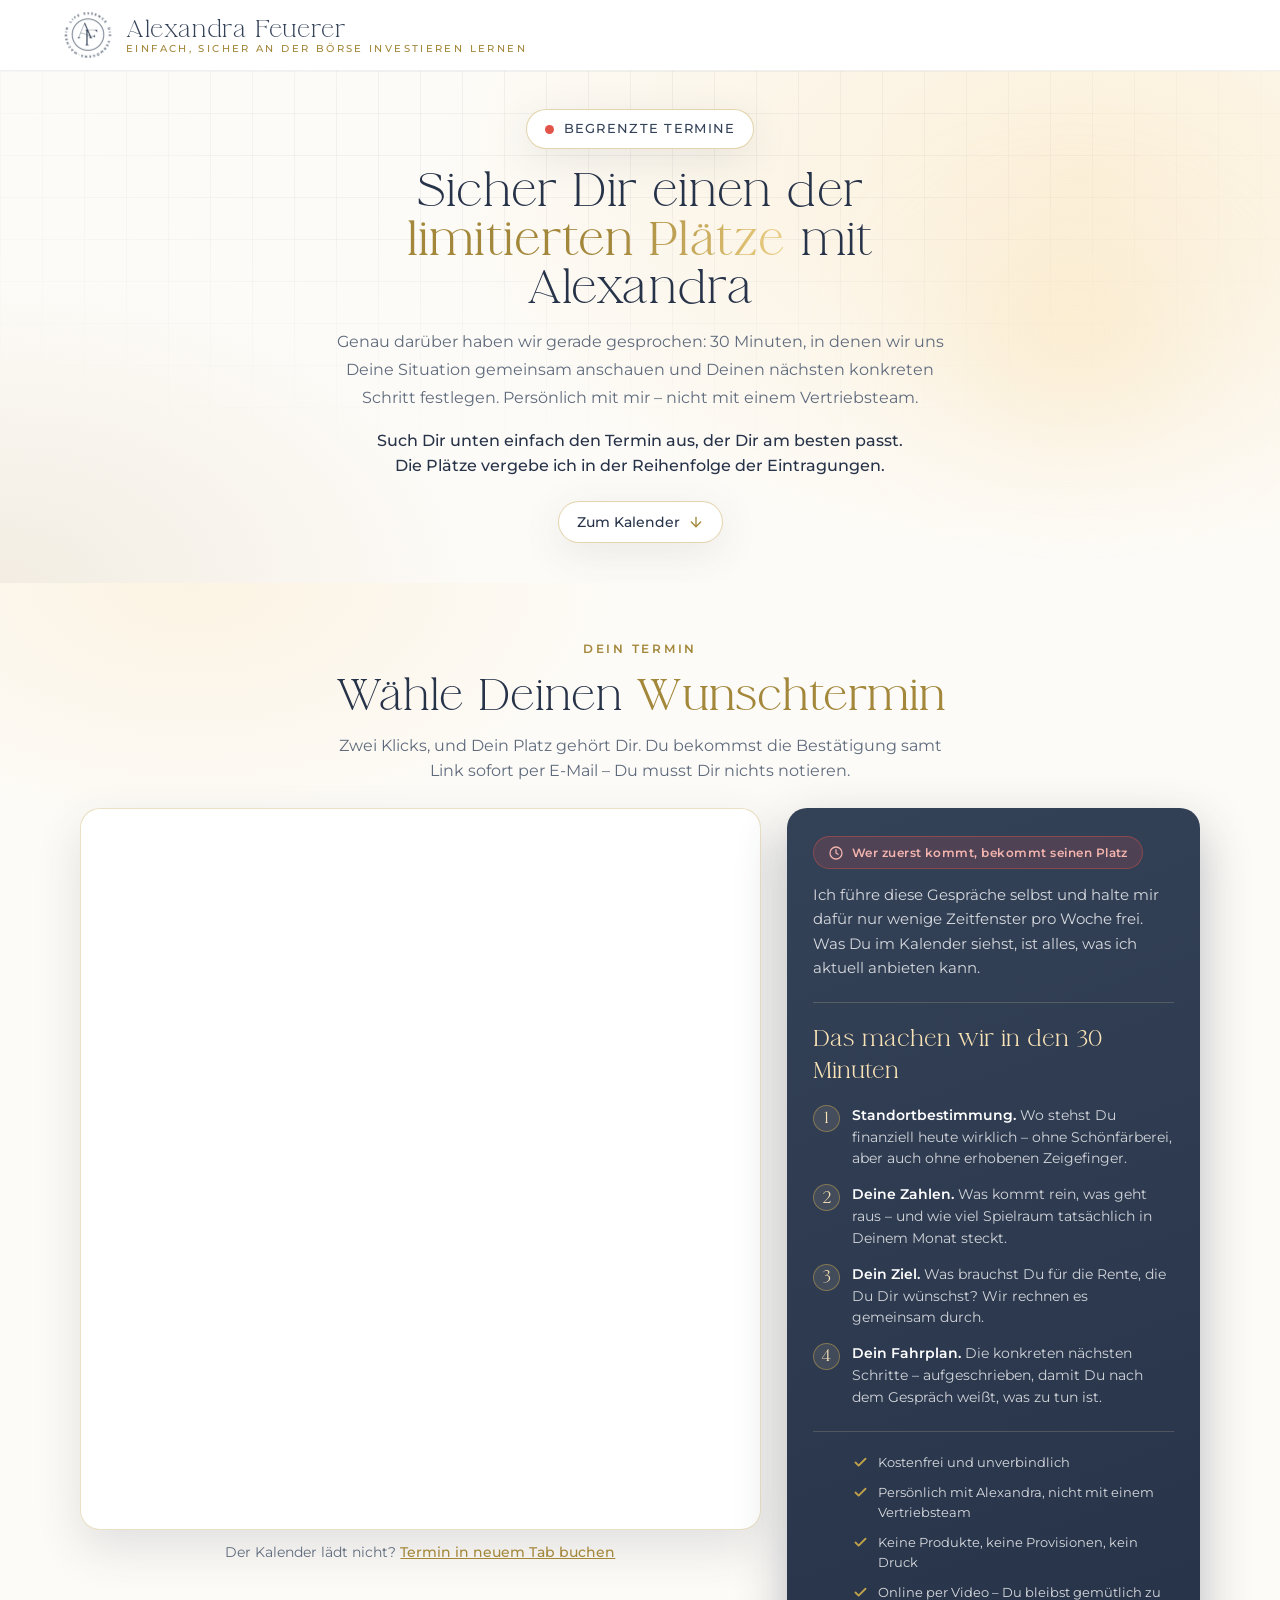
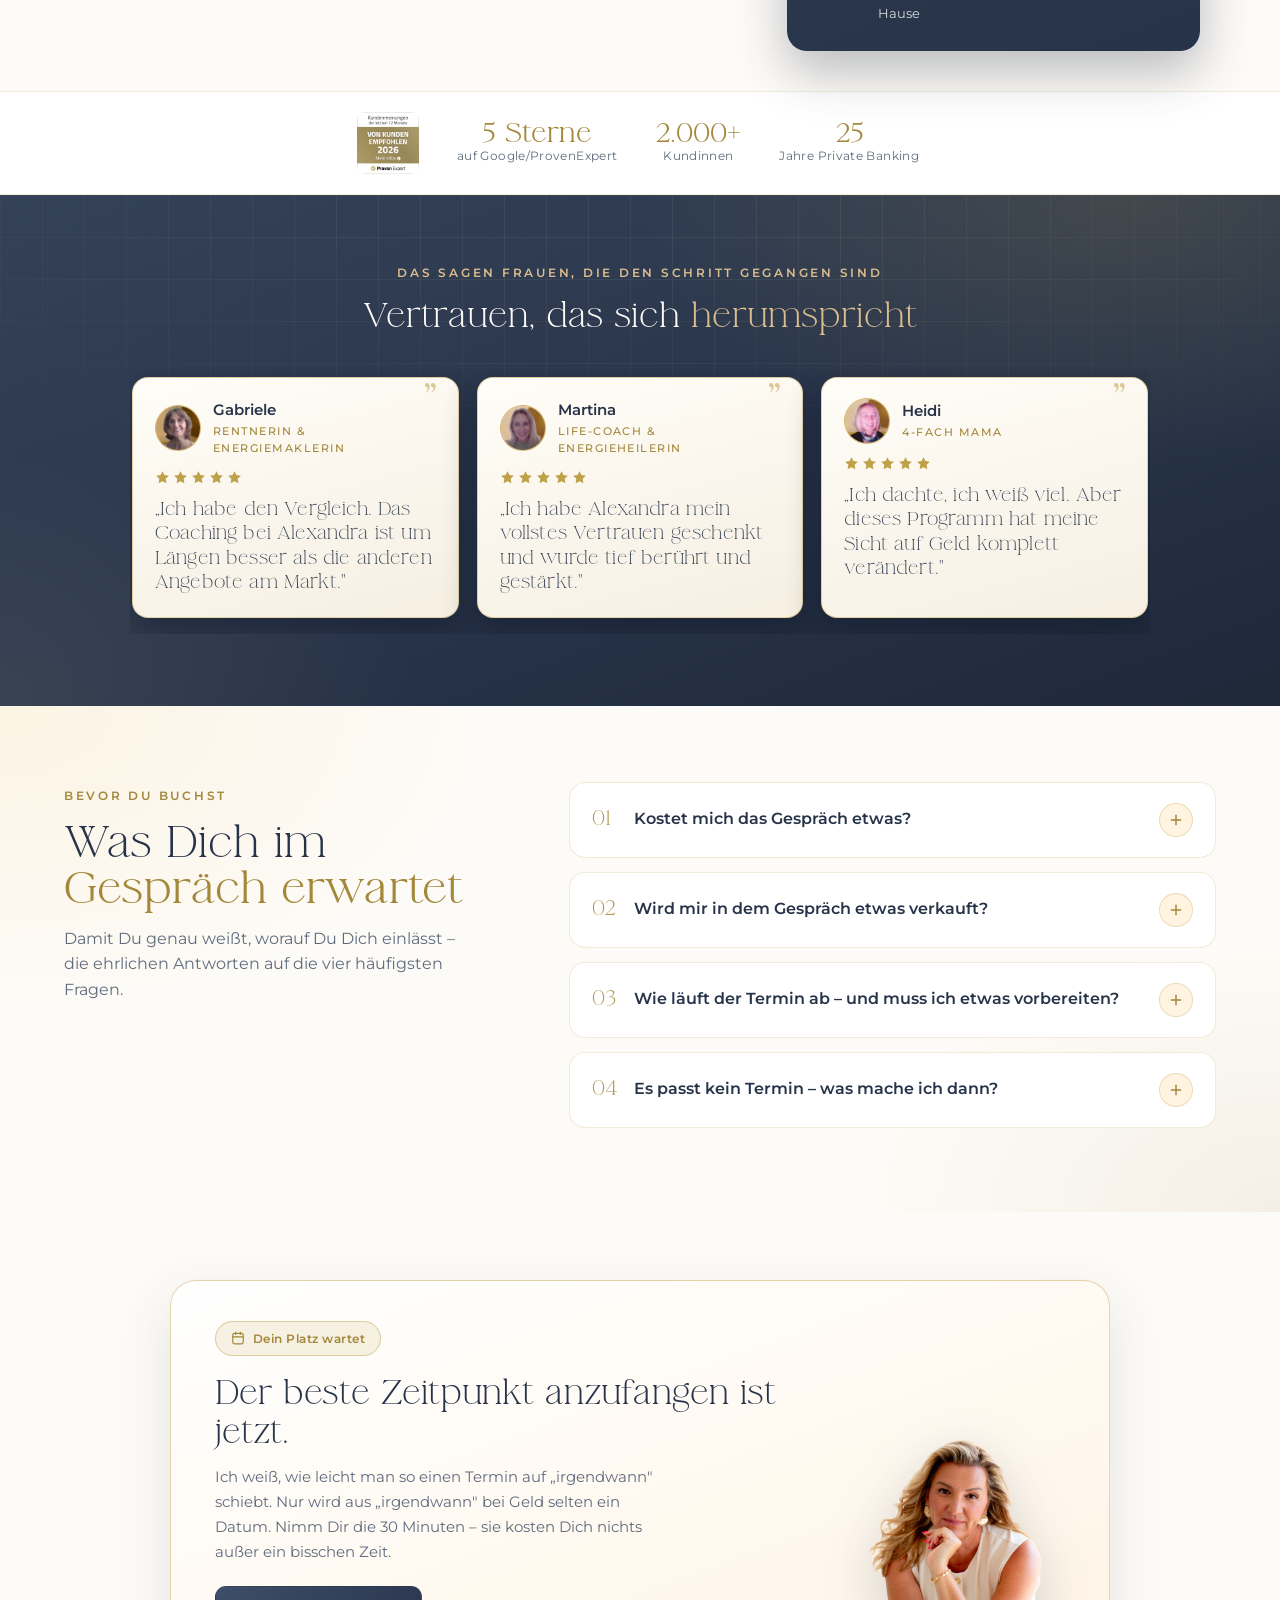
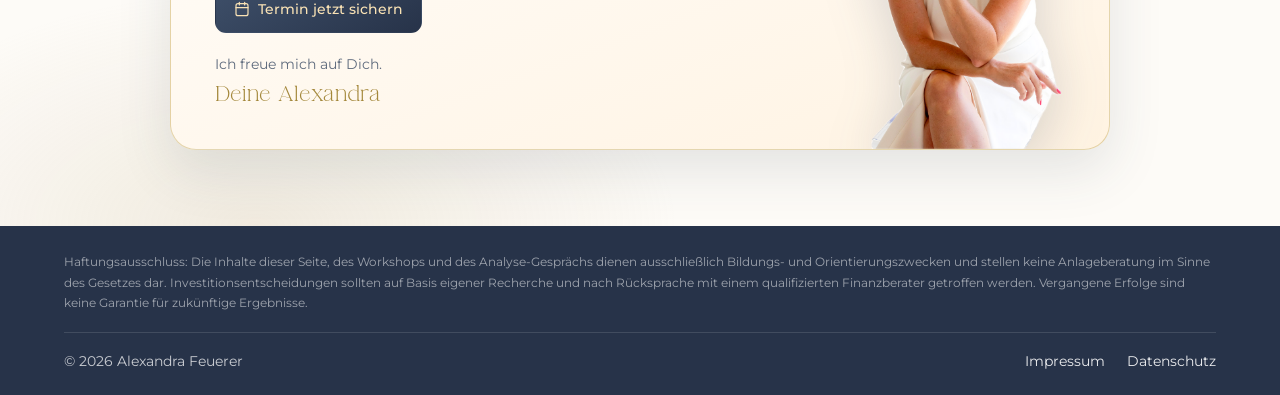
<file: termin/index.html>
<!DOCTYPE html>
<html lang="de" data-variant="termin-a" data-page-type="termin">
<head>
  <meta charset="utf-8">
  <meta name="viewport" content="width=device-width, initial-scale=1">
  <title>Sichere Dir Deinen Termin mit Alexandra | Alexandra Feuerer</title>
  <meta name="description" content="Sichere Dir einen der limitierten Plätze für ein persönliches 30-Minuten-Gespräch mit Alexandra Feuerer – kostenfrei und unverbindlich.">
  <meta name="robots" content="noindex, nofollow">

  <!-- Linkvorschau beim Teilen (Open Graph / Twitter Card).
       Bild wird aus tools/og-image.html erzeugt: ./tools/render-og.sh -->
  <meta property="og:type" content="website">
  <meta property="og:site_name" content="Alexandra Feuerer">
  <meta property="og:locale" content="de_DE">
  <meta property="og:url" content="https://webinar.alexandra-feuerer.de/termin/">
  <meta property="og:title" content="Sichere Dir Deinen Termin mit Alexandra Feuerer">
  <meta property="og:description" content="Sichere Dir einen der limitierten Plätze für ein persönliches 30-Minuten-Gespräch mit Alexandra Feuerer – kostenfrei und unverbindlich.">
  <meta property="og:image" content="https://webinar.alexandra-feuerer.de/assets/img/og-termin.jpg?v=20260818">
  <meta property="og:image:width" content="1200">
  <meta property="og:image:height" content="630">
  <meta property="og:image:type" content="image/jpeg">
  <meta property="og:image:alt" content="Alexandra Feuerer – persönliches 30-Minuten-Gespräch, kostenfrei">
  <meta name="twitter:card" content="summary_large_image">

  <link rel="icon" type="image/png" href="../assets/img/favicon.png">
  <link rel="apple-touch-icon" href="../assets/img/favicon.png">

  <link rel="preconnect" href="https://fonts.googleapis.com">
  <link rel="preconnect" href="https://fonts.gstatic.com" crossorigin>
  <!-- Der Kalender ist der Kern der Seite – Verbindung zu Calendly
       schon während des Seitenaufbaus öffnen. -->
  <link rel="preconnect" href="https://calendly.com">
  <link href="https://fonts.googleapis.com/css2?family=Montserrat:wght@400;500;600&display=swap" rel="stylesheet">
  <link rel="stylesheet" href="../assets/css/main.css?v=20260828">

  <!-- Google Tag Manager: Container-ID eintragen und Kommentar entfernen -->
  <!--
  <script>(function(w,d,s,l,i){w[l]=w[l]||[];w[l].push({'gtm.start':new Date().getTime(),event:'gtm.js'});var f=d.getElementsByTagName(s)[0],j=d.createElement(s),dl=l!='dataLayer'?'&l='+l:'';j.async=true;j.src='https://www.googletagmanager.com/gtm.js?id='+i+dl;f.parentNode.insertBefore(j,f);})(window,document,'script','dataLayer','GTM-XXXXXXX');</script>
  -->

  <!-- Tracking: t.alexandra-feuerer.de -->
  <script type="text/javascript" src="https://t.alexandra-feuerer.de/package/latest/a27fe743-e09e-4f92-b231-deca9b0ba516/" async></script>
</head>
<body>

  <!-- ================= Topbar ================= -->
  <header class="topbar">
    <div class="container topbar__inner">
      <a class="brand" href="/" data-track="brand_logo" data-track-position="topbar">
        <img class="brand__logo" src="../assets/img/logo-blau.svg" alt="Alexandra Feuerer Logo" width="108" height="104">
        <span class="brand__text">
          <span class="brand__name">Alexandra Feuerer</span>
          <span class="brand__claim">Einfach, sicher an der Börse investieren lernen</span>
        </span>
      </a>
    </div>
  </header>

  <!-- ================= Hero: kurz halten, der Kalender ist der Star ================= -->
  <section class="hero thero">
    <div class="hero__glow" aria-hidden="true"></div>
    <div class="hero__sparkles" aria-hidden="true">
      <span></span><span></span><span></span><span></span><span></span><span></span>
    </div>

    <div class="container thero__inner">
      <span class="badge-live" data-reveal="1">
        <span class="badge-live__dot"></span>
        Begrenzte Termine
      </span>

      <h1 data-reveal="2">
        Sicher Dir einen der <span class="accent">limitierten Plätze</span>
        mit Alexandra
      </h1>

      <p class="thero__lead" data-reveal="3">
        Genau darüber haben wir gerade gesprochen: 30 Minuten, in denen wir
        uns Deine Situation gemeinsam anschauen und Deinen nächsten konkreten
        Schritt festlegen. Persönlich mit mir – nicht mit einem Vertriebsteam.
      </p>

      <p class="thero__note" data-reveal="4">
        Such Dir unten einfach den Termin aus, der Dir am besten passt.
        Die Plätze vergebe ich in der Reihenfolge der Eintragungen.
      </p>

      <a class="thero__jump" href="#termin" data-reveal="5"
         data-track="scroll_to_calendar" data-track-position="hero">
        Zum Kalender
        <svg width="16" height="16" viewBox="0 0 24 24" fill="none" stroke="currentColor" stroke-width="2" stroke-linecap="round" stroke-linejoin="round" aria-hidden="true"><line x1="12" y1="5" x2="12" y2="19"/><polyline points="19 12 12 19 5 12"/></svg>
      </a>
    </div>
  </section>

  <!-- ================= Kalender + Kontext ================= -->
  <section class="booking" id="termin">
    <div class="container">

      <div class="booking__head" data-scroll-reveal>
        <span class="section-kicker">Dein Termin</span>
        <h2 class="section-title">
          Wähle Deinen <span class="accent">Wunschtermin</span>
        </h2>
        <p class="section-sub">
          Zwei Klicks, und Dein Platz gehört Dir. Du bekommst die Bestätigung
          samt Link sofort per E-Mail – Du musst Dir nichts notieren.
        </p>
      </div>

      <div class="tbook__grid">

        <!-- Calendly wie auf danke/geschenk/ als reiner iframe eingebettet
             (kein widget.js). main.js hängt über data-calendly embed_domain
             sowie Name/E-Mail an die URL. -->
        <div class="tbook__cal" data-scroll-reveal>
          <div class="booking__frame">
            <iframe data-calendly
                    src="https://calendly.com/alexandra-feuerer-info/30min?embed_type=Inline&amp;hide_gdpr_banner=1"
                    title="Termin bei Alexandra Feuerer buchen"></iframe>
          </div>

          <p class="booking__fallback">
            Der Kalender lädt nicht?
            <a href="https://calendly.com/alexandra-feuerer-info/30min"
               target="_blank" rel="noopener" data-booking-link
               data-track="booking_fallback" data-track-position="booking">
              Termin in neuem Tab buchen
            </a>
          </p>
        </div>

        <aside class="tbook__side" data-scroll-reveal>
          <p class="tbook__scarcity">
            <svg width="16" height="16" viewBox="0 0 24 24" fill="none" stroke="currentColor" stroke-width="1.9" stroke-linecap="round" stroke-linejoin="round" aria-hidden="true"><circle cx="12" cy="12" r="9"/><path d="M12 7v5l3 2"/></svg>
            Wer zuerst kommt, bekommt seinen Platz
          </p>

          <p class="tbook__sidetext">
            Ich führe diese Gespräche selbst und halte mir dafür nur wenige
            Zeitfenster pro Woche frei. Was Du im Kalender siehst, ist alles,
            was ich aktuell anbieten kann.
          </p>

          <h2 class="tbook__sidetitle">Das machen wir in den 30 Minuten</h2>

          <ol class="tbook__list">
            <li>
              <span class="tbook__num" aria-hidden="true">1</span>
              <span>
                <strong>Standortbestimmung.</strong>
                Wo stehst Du finanziell heute wirklich – ohne Schönfärberei,
                aber auch ohne erhobenen Zeigefinger.
              </span>
            </li>
            <li>
              <span class="tbook__num" aria-hidden="true">2</span>
              <span>
                <strong>Deine Zahlen.</strong>
                Was kommt rein, was geht raus – und wie viel Spielraum
                tatsächlich in Deinem Monat steckt.
              </span>
            </li>
            <li>
              <span class="tbook__num" aria-hidden="true">3</span>
              <span>
                <strong>Dein Ziel.</strong>
                Was brauchst Du für die Rente, die Du Dir wünschst?
                Wir rechnen es gemeinsam durch.
              </span>
            </li>
            <li>
              <span class="tbook__num" aria-hidden="true">4</span>
              <span>
                <strong>Dein Fahrplan.</strong>
                Die konkreten nächsten Schritte – aufgeschrieben, damit Du
                nach dem Gespräch weißt, was zu tun ist.
              </span>
            </li>
          </ol>

          <ul class="tbook__ticks">
            <li>
              <svg width="15" height="15" viewBox="0 0 24 24" fill="none" stroke="currentColor" stroke-width="3" stroke-linecap="round" stroke-linejoin="round" aria-hidden="true"><polyline points="20 6 9 17 4 12"/></svg>
              Kostenfrei und unverbindlich
            </li>
            <li>
              <svg width="15" height="15" viewBox="0 0 24 24" fill="none" stroke="currentColor" stroke-width="3" stroke-linecap="round" stroke-linejoin="round" aria-hidden="true"><polyline points="20 6 9 17 4 12"/></svg>
              Persönlich mit Alexandra, nicht mit einem Vertriebsteam
            </li>
            <li>
              <svg width="15" height="15" viewBox="0 0 24 24" fill="none" stroke="currentColor" stroke-width="3" stroke-linecap="round" stroke-linejoin="round" aria-hidden="true"><polyline points="20 6 9 17 4 12"/></svg>
              Keine Produkte, keine Provisionen, kein Druck
            </li>
            <li>
              <svg width="15" height="15" viewBox="0 0 24 24" fill="none" stroke="currentColor" stroke-width="3" stroke-linecap="round" stroke-linejoin="round" aria-hidden="true"><polyline points="20 6 9 17 4 12"/></svg>
              Online per Video – Du bleibst gemütlich zu Hause
            </li>
          </ul>
        </aside>

      </div>
    </div>
  </section>

  <!-- ================= Trust-Band ================= -->
  <section class="trustrow">
    <div class="container trustrow__inner">
      <img class="trustrow__seal" src="../assets/img/provenexpert.jpeg"
           alt="ProvenExpert-Siegel: Von Kunden empfohlen 2026" width="72" height="72" loading="lazy">
      <div class="trustrow__facts">
        <div class="trustfact">
          <span class="trustfact__num">5 Sterne</span>
          <span class="trustfact__label">auf Google/ProvenExpert</span>
        </div>
        <div class="trustfact">
          <span class="trustfact__num">2.000+</span>
          <span class="trustfact__label">Kundinnen</span>
        </div>
        <div class="trustfact">
          <span class="trustfact__num">25</span>
          <span class="trustfact__label">Jahre Private Banking</span>
        </div>
      </div>
    </div>
  </section>

  <!-- ================= Kurz-Bewertungen (gleiche Mechanik wie Optin-Seite) ================= -->
  <section class="reviews" id="bewertungen">
    <div class="container">

      <div class="reviews__head" data-scroll-reveal>
        <span class="section-kicker section-kicker--gold">Das sagen Frauen, die den Schritt gegangen sind</span>
        <h2 class="reviews__title">Vertrauen, das sich <span class="reviews__accent">herumspricht</span></h2>
      </div>

      <!-- Desktop: Slider (3 Karten sichtbar, hier ohne Überlauf → Controls bleiben
           per has-overflow ausgeblendet); Mobile < 600px: Sticky-Karten-Stapel -->
      <div class="reviews__slider">

      <div class="reviews__grid">

        <article class="review" data-scroll-reveal>
          <div class="review__top">
            <img class="review__avatar" src="../assets/img/review-gabriele.jpg" alt="" width="46" height="46" loading="lazy">
            <div class="review__person">
              <span class="review__name">Gabriele</span>
              <span class="review__role">Rentnerin &amp; Energiemaklerin</span>
            </div>
          </div>
          <span class="review__stars" role="img" aria-label="Bewertung: 5 von 5 Sternen">
            <svg width="15" height="15" viewBox="0 0 20 20" fill="currentColor" aria-hidden="true"><path d="M10 1.5l2.6 5.3 5.9.9-4.3 4.1 1 5.8L10 14.9l-5.2 2.7 1-5.8L1.5 7.7l5.9-.9z"/></svg>
            <svg width="15" height="15" viewBox="0 0 20 20" fill="currentColor" aria-hidden="true"><path d="M10 1.5l2.6 5.3 5.9.9-4.3 4.1 1 5.8L10 14.9l-5.2 2.7 1-5.8L1.5 7.7l5.9-.9z"/></svg>
            <svg width="15" height="15" viewBox="0 0 20 20" fill="currentColor" aria-hidden="true"><path d="M10 1.5l2.6 5.3 5.9.9-4.3 4.1 1 5.8L10 14.9l-5.2 2.7 1-5.8L1.5 7.7l5.9-.9z"/></svg>
            <svg width="15" height="15" viewBox="0 0 20 20" fill="currentColor" aria-hidden="true"><path d="M10 1.5l2.6 5.3 5.9.9-4.3 4.1 1 5.8L10 14.9l-5.2 2.7 1-5.8L1.5 7.7l5.9-.9z"/></svg>
            <svg width="15" height="15" viewBox="0 0 20 20" fill="currentColor" aria-hidden="true"><path d="M10 1.5l2.6 5.3 5.9.9-4.3 4.1 1 5.8L10 14.9l-5.2 2.7 1-5.8L1.5 7.7l5.9-.9z"/></svg>
          </span>
          <p class="review__quote">
            „Ich habe den Vergleich. Das Coaching bei Alexandra ist um Längen besser
            als die anderen Angebote am Markt."
          </p>
        </article>

        <article class="review" data-scroll-reveal>
          <div class="review__top">
            <img class="review__avatar" src="../assets/img/review-martina.jpg" alt="" width="46" height="46" loading="lazy">
            <div class="review__person">
              <span class="review__name">Martina</span>
              <span class="review__role">Life-Coach &amp; Energieheilerin</span>
            </div>
          </div>
          <span class="review__stars" role="img" aria-label="Bewertung: 5 von 5 Sternen">
            <svg width="15" height="15" viewBox="0 0 20 20" fill="currentColor" aria-hidden="true"><path d="M10 1.5l2.6 5.3 5.9.9-4.3 4.1 1 5.8L10 14.9l-5.2 2.7 1-5.8L1.5 7.7l5.9-.9z"/></svg>
            <svg width="15" height="15" viewBox="0 0 20 20" fill="currentColor" aria-hidden="true"><path d="M10 1.5l2.6 5.3 5.9.9-4.3 4.1 1 5.8L10 14.9l-5.2 2.7 1-5.8L1.5 7.7l5.9-.9z"/></svg>
            <svg width="15" height="15" viewBox="0 0 20 20" fill="currentColor" aria-hidden="true"><path d="M10 1.5l2.6 5.3 5.9.9-4.3 4.1 1 5.8L10 14.9l-5.2 2.7 1-5.8L1.5 7.7l5.9-.9z"/></svg>
            <svg width="15" height="15" viewBox="0 0 20 20" fill="currentColor" aria-hidden="true"><path d="M10 1.5l2.6 5.3 5.9.9-4.3 4.1 1 5.8L10 14.9l-5.2 2.7 1-5.8L1.5 7.7l5.9-.9z"/></svg>
            <svg width="15" height="15" viewBox="0 0 20 20" fill="currentColor" aria-hidden="true"><path d="M10 1.5l2.6 5.3 5.9.9-4.3 4.1 1 5.8L10 14.9l-5.2 2.7 1-5.8L1.5 7.7l5.9-.9z"/></svg>
          </span>
          <p class="review__quote">
            „Ich habe Alexandra mein vollstes Vertrauen geschenkt und wurde
            tief berührt und gestärkt."
          </p>
        </article>

        <article class="review" data-scroll-reveal>
          <div class="review__top">
            <img class="review__avatar" src="../assets/img/review-heidi.jpg" alt="" width="46" height="46" loading="lazy">
            <div class="review__person">
              <span class="review__name">Heidi</span>
              <span class="review__role">4-fach Mama</span>
            </div>
          </div>
          <span class="review__stars" role="img" aria-label="Bewertung: 5 von 5 Sternen">
            <svg width="15" height="15" viewBox="0 0 20 20" fill="currentColor" aria-hidden="true"><path d="M10 1.5l2.6 5.3 5.9.9-4.3 4.1 1 5.8L10 14.9l-5.2 2.7 1-5.8L1.5 7.7l5.9-.9z"/></svg>
            <svg width="15" height="15" viewBox="0 0 20 20" fill="currentColor" aria-hidden="true"><path d="M10 1.5l2.6 5.3 5.9.9-4.3 4.1 1 5.8L10 14.9l-5.2 2.7 1-5.8L1.5 7.7l5.9-.9z"/></svg>
            <svg width="15" height="15" viewBox="0 0 20 20" fill="currentColor" aria-hidden="true"><path d="M10 1.5l2.6 5.3 5.9.9-4.3 4.1 1 5.8L10 14.9l-5.2 2.7 1-5.8L1.5 7.7l5.9-.9z"/></svg>
            <svg width="15" height="15" viewBox="0 0 20 20" fill="currentColor" aria-hidden="true"><path d="M10 1.5l2.6 5.3 5.9.9-4.3 4.1 1 5.8L10 14.9l-5.2 2.7 1-5.8L1.5 7.7l5.9-.9z"/></svg>
            <svg width="15" height="15" viewBox="0 0 20 20" fill="currentColor" aria-hidden="true"><path d="M10 1.5l2.6 5.3 5.9.9-4.3 4.1 1 5.8L10 14.9l-5.2 2.7 1-5.8L1.5 7.7l5.9-.9z"/></svg>
          </span>
          <p class="review__quote">
            „Ich dachte, ich weiß viel. Aber dieses Programm hat meine Sicht
            auf Geld komplett verändert."
          </p>
        </article>

      </div>

      <div class="reviews__controls">
        <button class="reviews__arrow" type="button" data-slider-prev aria-label="Vorherige Bewertungen">
          <svg width="18" height="18" viewBox="0 0 24 24" fill="none" stroke="currentColor" stroke-width="2" stroke-linecap="round" stroke-linejoin="round" aria-hidden="true"><polyline points="15 18 9 12 15 6"/></svg>
        </button>
        <div class="reviews__dots" role="tablist" aria-label="Bewertungen-Seiten"></div>
        <button class="reviews__arrow" type="button" data-slider-next aria-label="Weitere Bewertungen">
          <svg width="18" height="18" viewBox="0 0 24 24" fill="none" stroke="currentColor" stroke-width="2" stroke-linecap="round" stroke-linejoin="round" aria-hidden="true"><polyline points="9 18 15 12 9 6"/></svg>
        </button>
      </div>

      </div>
    </div>
  </section>

  <!-- ================= Fragen zum Gespräch ================= -->
  <section class="faq" id="faq">
    <div class="container faq__inner">

      <div class="faq__head">
        <span class="section-kicker" data-scroll-reveal>Bevor Du buchst</span>
        <h2 class="section-title" data-scroll-reveal>
          Was Dich im <span class="accent">Gespräch erwartet</span>
        </h2>
        <p class="faq__sub" data-scroll-reveal>
          Damit Du genau weißt, worauf Du Dich einlässt – die ehrlichen
          Antworten auf die vier häufigsten Fragen.
        </p>
      </div>

      <div class="faq__list" data-scroll-reveal>

        <details class="faq__item" name="faq" data-faq="kosten">
          <summary class="faq__q">
            <span class="faq__num" aria-hidden="true">01</span>
            <span class="faq__q-text">Kostet mich das Gespräch etwas?</span>
            <span class="faq__icon" aria-hidden="true">
              <svg width="16" height="16" viewBox="0 0 24 24" fill="none" stroke="currentColor" stroke-width="2.2" stroke-linecap="round"><line x1="12" y1="5" x2="12" y2="19"/><line x1="5" y1="12" x2="19" y2="12"/></svg>
            </span>
          </summary>
          <div class="faq__a">
            <p>
              Nein. Die 30 Minuten sind für Dich kostenfrei und unverbindlich.
              Du gehst danach mit Deinem persönlichen Fahrplan raus – egal, ob
              wir danach zusammenarbeiten oder nicht.
            </p>
          </div>
        </details>

        <details class="faq__item" name="faq" data-faq="verkauf">
          <summary class="faq__q">
            <span class="faq__num" aria-hidden="true">02</span>
            <span class="faq__q-text">Wird mir in dem Gespräch etwas verkauft?</span>
            <span class="faq__icon" aria-hidden="true">
              <svg width="16" height="16" viewBox="0 0 24 24" fill="none" stroke="currentColor" stroke-width="2.2" stroke-linecap="round"><line x1="12" y1="5" x2="12" y2="19"/><line x1="5" y1="12" x2="19" y2="12"/></svg>
            </span>
          </summary>
          <div class="faq__a">
            <p>
              Ich sage es Dir ganz offen: Wenn wir am Ende zusammenpassen,
              erzähle ich Dir gerne, wie ich Frauen langfristig begleite. Wenn
              nicht, sage ich Dir das genauso ehrlich. Was es bei mir nicht
              gibt: Produkte, Provisionen oder Druck.
            </p>
          </div>
        </details>

        <details class="faq__item" name="faq" data-faq="ablauf">
          <summary class="faq__q">
            <span class="faq__num" aria-hidden="true">03</span>
            <span class="faq__q-text">Wie läuft der Termin ab – und muss ich etwas vorbereiten?</span>
            <span class="faq__icon" aria-hidden="true">
              <svg width="16" height="16" viewBox="0 0 24 24" fill="none" stroke="currentColor" stroke-width="2.2" stroke-linecap="round"><line x1="12" y1="5" x2="12" y2="19"/><line x1="5" y1="12" x2="19" y2="12"/></svg>
            </span>
          </summary>
          <div class="faq__a">
            <p>
              Wir sprechen online per Video, Du bleibst gemütlich zu Hause. Den
              Link bekommst Du direkt mit der Bestätigungs-E-Mail. Vorbereiten
              musst Du nichts – es hilft nur, wenn Du ungefähr weißt, was
              monatlich rein- und rausgeht. Und falls Du es nicht weißt: Genau
              das finden wir gemeinsam heraus.
            </p>
          </div>
        </details>

        <details class="faq__item" name="faq" data-faq="kein-termin">
          <summary class="faq__q">
            <span class="faq__num" aria-hidden="true">04</span>
            <span class="faq__q-text">Es passt kein Termin – was mache ich dann?</span>
            <span class="faq__icon" aria-hidden="true">
              <svg width="16" height="16" viewBox="0 0 24 24" fill="none" stroke="currentColor" stroke-width="2.2" stroke-linecap="round"><line x1="12" y1="5" x2="12" y2="19"/><line x1="5" y1="12" x2="19" y2="12"/></svg>
            </span>
          </summary>
          <div class="faq__a">
            <p>
              Schau im Kalender eine Woche weiter – dort kommen regelmäßig neue
              Zeitfenster dazu. Und wenn wirklich gar nichts passt, schreib mir
              einfach in der WhatsApp-Community, dann finden wir gemeinsam einen
              Weg.
            </p>
            <p>
              <a class="btn-wa" href="https://wa.me/4915560647029?text=Hallo%20Alexandra%2C%20ich%20finde%20keinen%20passenden%20Termin%20f%C3%BCr%20das%20Gespr%C3%A4ch."
                 target="_blank" rel="noopener"
                 data-track="whatsapp_no_slot" data-track-position="faq"
                 data-wa-sign="Viele Grüße,">
                <svg width="18" height="18" viewBox="0 0 24 24" fill="currentColor" aria-hidden="true"><path d="M12 2a10 10 0 00-8.6 15L2 22l5.2-1.4A10 10 0 1012 2zm5.8 14.2c-.2.7-1.4 1.3-2 1.4-.5.1-1.2.1-1.9-.1-.4-.1-1-.3-1.8-.6-3.1-1.3-5.1-4.4-5.3-4.6-.1-.2-1.2-1.6-1.2-3.1s.8-2.2 1-2.5c.3-.3.6-.4.8-.4h.6c.2 0 .4 0 .7.5l.9 2.2c.1.2.1.4 0 .6l-.4.6-.3.3c-.1.1-.3.3-.1.6.2.3.8 1.3 1.7 2.1 1.1 1 2.1 1.3 2.4 1.5.3.1.5.1.6-.1.2-.2.7-.8.9-1.1.2-.3.4-.2.6-.1l2.1 1c.3.1.5.2.6.4.1.1.1.6-.1 1.3z"/></svg>
                Alexandra in WhatsApp schreiben
              </a>
            </p>
          </div>
        </details>

      </div>
    </div>
  </section>

  <!-- ================= Abschluss ================= -->
  <section class="wacta">
    <div class="container">
      <div class="wacta__box" data-scroll-reveal>
        <div class="wacta__body">
          <span class="wacta__chip wacta__chip--gold">
            <svg width="14" height="14" viewBox="0 0 24 24" fill="none" stroke="currentColor" stroke-width="2" stroke-linecap="round" stroke-linejoin="round" aria-hidden="true"><rect x="3" y="4" width="18" height="18" rx="3"/><path d="M16 2v4M8 2v4M3 10h18"/></svg>
            Dein Platz wartet
          </span>

          <p class="wacta__quote">
            Der beste Zeitpunkt anzufangen ist jetzt.
          </p>

          <p class="wacta__text">
            Ich weiß, wie leicht man so einen Termin auf „irgendwann" schiebt.
            Nur wird aus „irgendwann" bei Geld selten ein Datum. Nimm Dir die
            30 Minuten – sie kosten Dich nichts außer ein bisschen Zeit.
          </p>

          <a class="btn-cal btn-cal--solid" href="#termin"
             data-track="back_to_calendar" data-track-position="final">
            <svg width="16" height="16" viewBox="0 0 24 24" fill="none" stroke="currentColor" stroke-width="1.8" stroke-linecap="round" stroke-linejoin="round" aria-hidden="true"><rect x="3" y="4" width="18" height="18" rx="3"/><path d="M16 2v4M8 2v4M3 10h18"/></svg>
            Termin jetzt sichern
          </a>

          <p class="wacta__signoff">
            Ich freue mich auf Dich<span data-name-if>, <span data-name-slot></span></span>.
            <span class="wacta__sign">Deine Alexandra</span>
          </p>
        </div>

        <img class="wacta__img" src="../assets/img/alexandra-cutout.png"
             alt="Alexandra Feuerer" width="304" height="456" loading="lazy">
      </div>
    </div>
  </section>

  <footer class="footer">
    <div class="container">
      <p class="footer__disclaimer">
        Haftungsausschluss: Die Inhalte dieser Seite, des Workshops und des
        Analyse-Gesprächs dienen ausschließlich Bildungs- und Orientierungszwecken und
        stellen keine Anlageberatung im Sinne des Gesetzes dar. Investitionsentscheidungen
        sollten auf Basis eigener Recherche und nach Rücksprache mit einem qualifizierten
        Finanzberater getroffen werden. Vergangene Erfolge sind keine Garantie für
        zukünftige Ergebnisse.
      </p>
    </div>
    <div class="container footer__inner">
      <span>© 2026 Alexandra Feuerer</span>
      <nav>
        <a href="https://www.alexandra-feuerer.de/impressum" data-track="footer_impressum">Impressum</a>
        <a href="https://www.alexandra-feuerer.de/datenschutz" data-track="footer_datenschutz">Datenschutz</a>
      </nav>
    </div>
  </footer>

  <script src="../assets/js/main.js?v=20260828"></script>
</body>
</html>
</file>
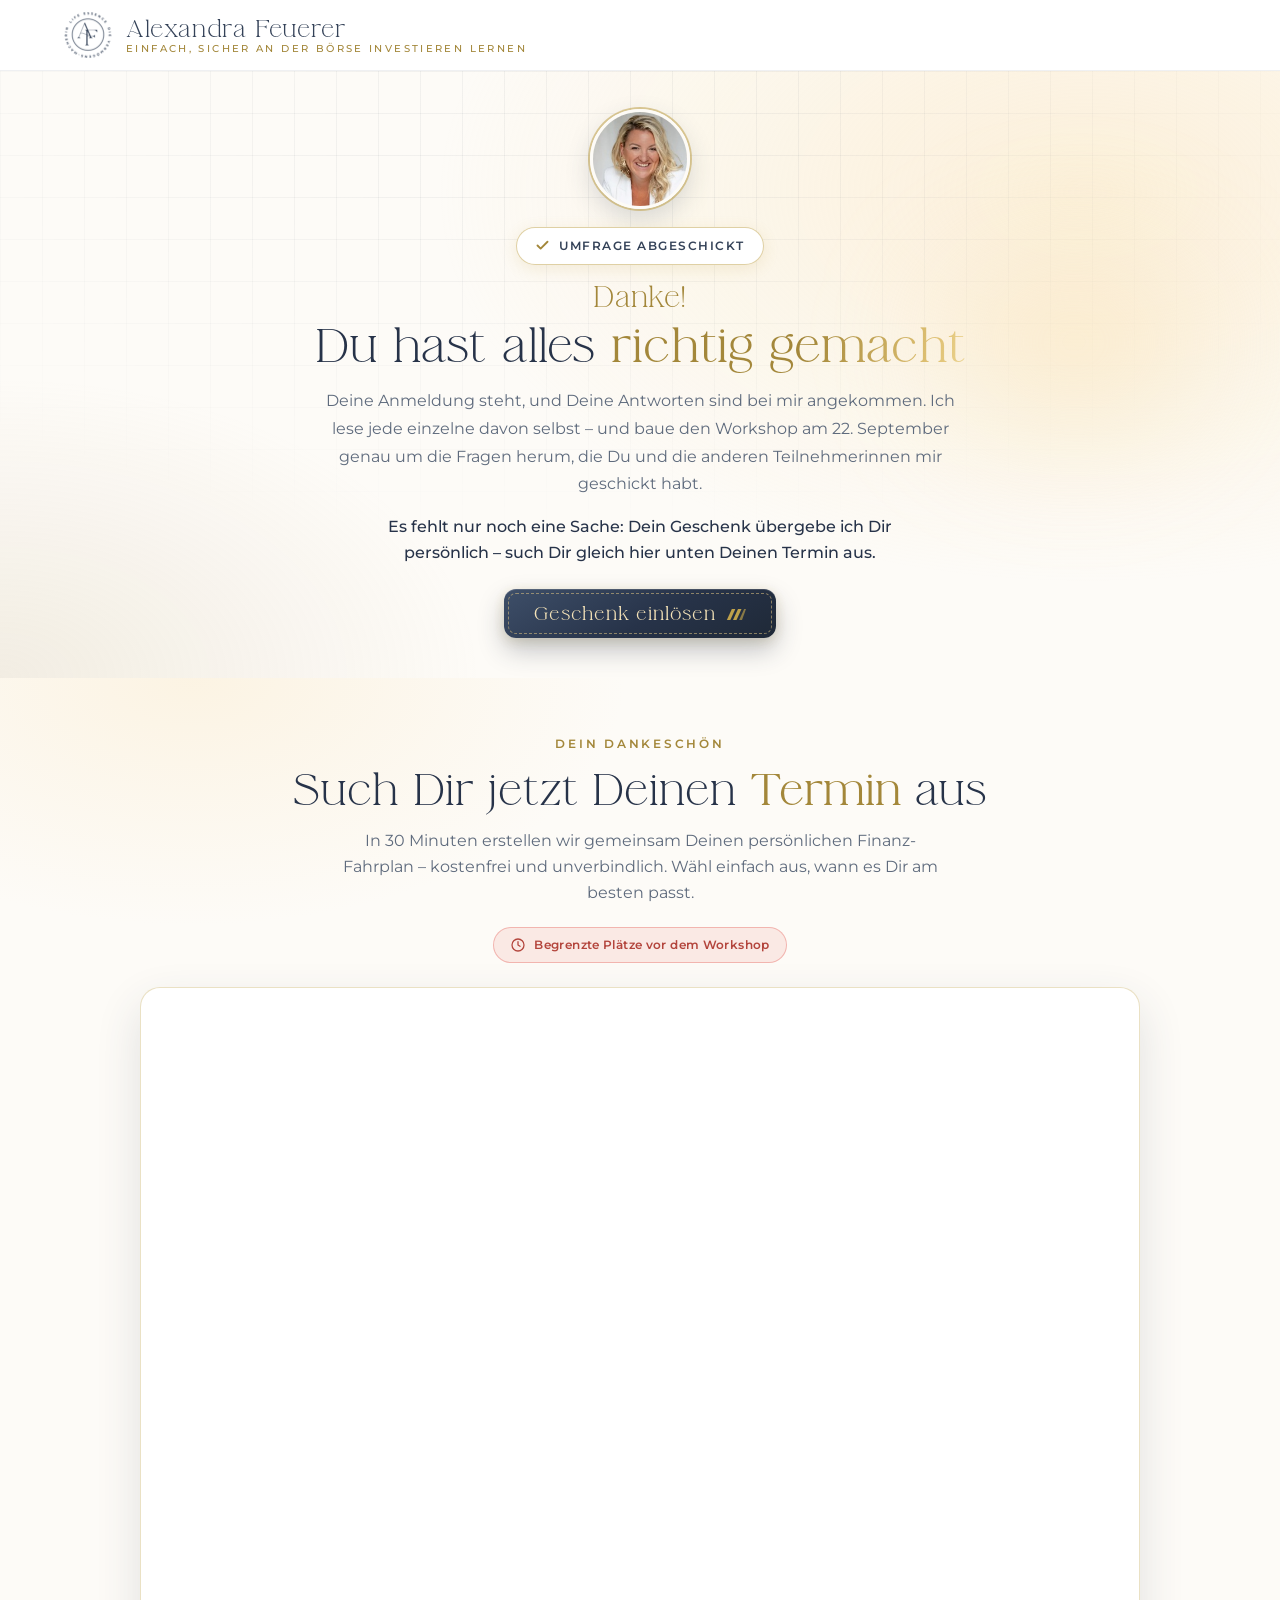
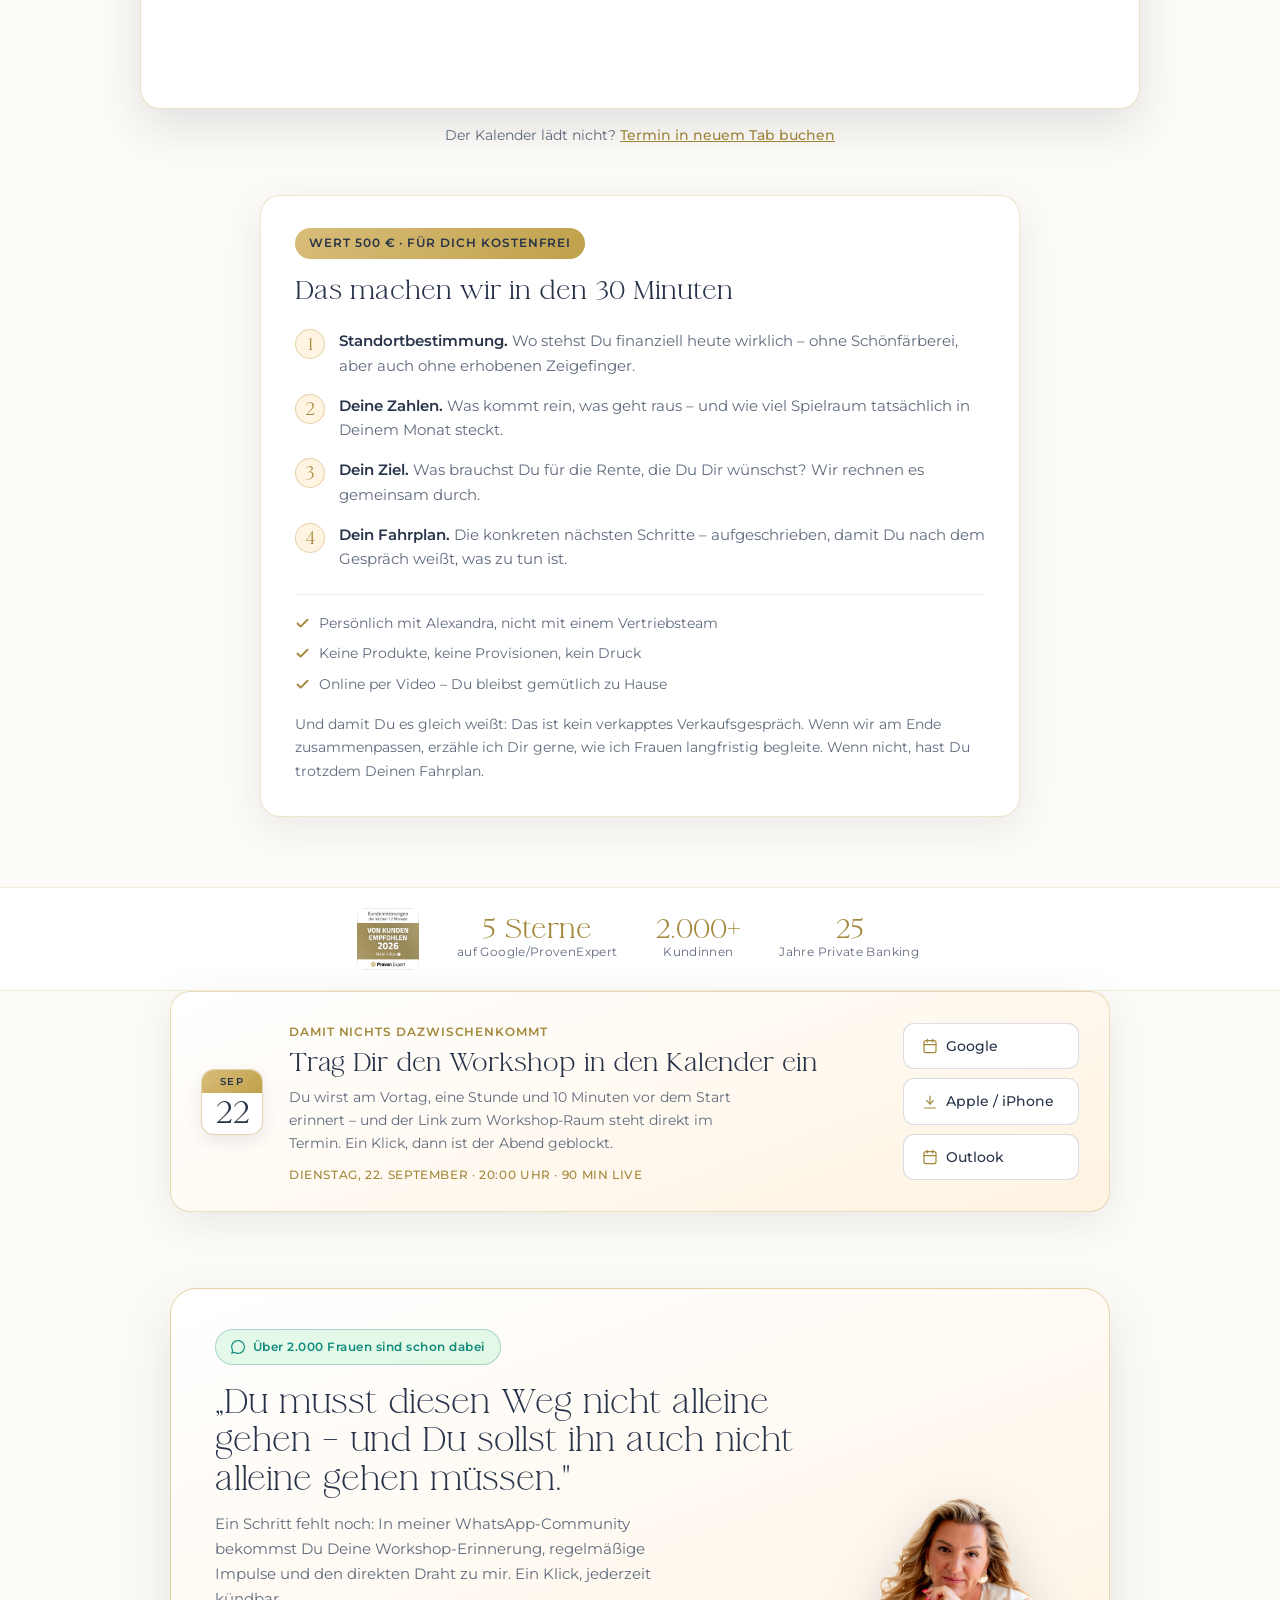
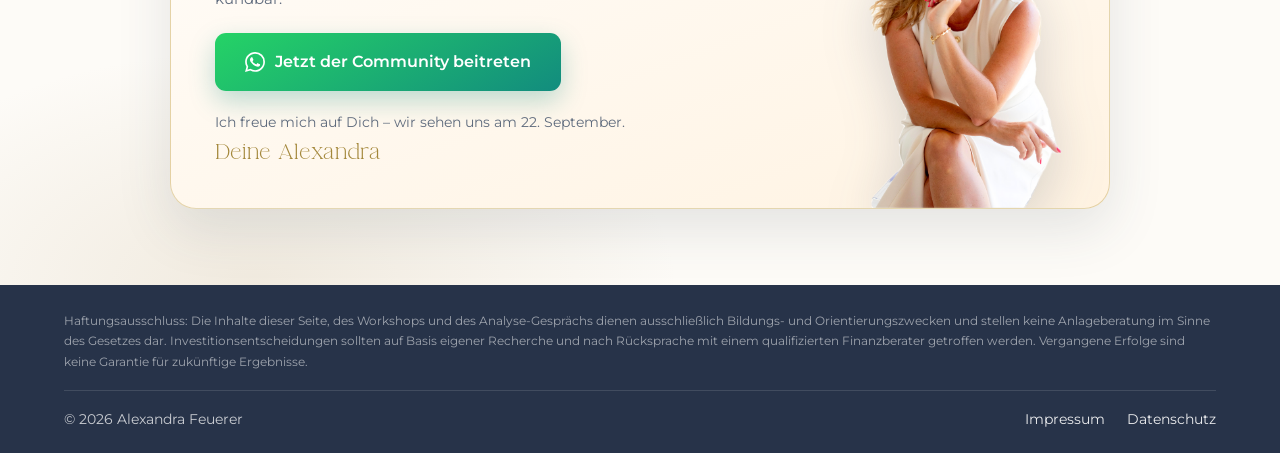
<file: danke/geschenk/index.html>
<!DOCTYPE html>
<html lang="de" data-variant="geschenk-a" data-page-type="geschenk">
<head>
  <meta charset="utf-8">
  <meta name="viewport" content="width=device-width, initial-scale=1">
  <title>Dein Geschenk wartet | Alexandra Feuerer</title>
  <meta name="robots" content="noindex, nofollow">

  <!-- Linkvorschau beim Teilen (Open Graph / Twitter Card).
       Bild wird aus tools/og-image.html erzeugt: ./tools/render-og.sh -->
  <meta property="og:type" content="website">
  <meta property="og:site_name" content="Alexandra Feuerer">
  <meta property="og:locale" content="de_DE">
  <meta property="og:url" content="https://webinar.alexandra-feuerer.de/danke/geschenk/">
  <meta property="og:title" content="Dein Geschenk wartet: Dein persönlicher Finanz-Fahrplan">
  <meta property="og:description" content="Sichere Dir Deine kostenfreie 30-Minuten-Standortbestimmung mit Ex-Bankerin Alexandra Feuerer – persönlich, unverbindlich und nur vor dem Workshop.">
  <meta property="og:image" content="https://webinar.alexandra-feuerer.de/assets/img/og-termin.jpg?v=20260818">
  <meta property="og:image:width" content="1200">
  <meta property="og:image:height" content="630">
  <meta property="og:image:type" content="image/jpeg">
  <meta property="og:image:alt" content="Alexandra Feuerer – persönliches 30-Minuten-Gespräch, kostenfrei">
  <meta name="twitter:card" content="summary_large_image">

  <link rel="icon" type="image/png" href="../../assets/img/favicon.png">
  <link rel="apple-touch-icon" href="../../assets/img/favicon.png">

  <link rel="preconnect" href="https://fonts.googleapis.com">
  <link rel="preconnect" href="https://fonts.gstatic.com" crossorigin>
  <link href="https://fonts.googleapis.com/css2?family=Montserrat:wght@400;500;600&display=swap" rel="stylesheet">
  <link rel="stylesheet" href="../../assets/css/main.css?v=20260828">

  <!-- Google Tag Manager: Container-ID eintragen und Kommentar entfernen -->
  <!--
  <script>(function(w,d,s,l,i){w[l]=w[l]||[];w[l].push({'gtm.start':new Date().getTime(),event:'gtm.js'});var f=d.getElementsByTagName(s)[0],j=d.createElement(s),dl=l!='dataLayer'?'&l='+l:'';j.async=true;j.src='https://www.googletagmanager.com/gtm.js?id='+i+dl;f.parentNode.insertBefore(j,f);})(window,document,'script','dataLayer','GTM-XXXXXXX');</script>
  -->

  <!-- Tracking: t.alexandra-feuerer.de -->
  <script type="text/javascript" src="https://t.alexandra-feuerer.de/package/latest/a27fe743-e09e-4f92-b231-deca9b0ba516/" async></script>
</head>
<body>

  <header class="topbar">
    <div class="container topbar__inner">
      <a class="brand" href="/" data-track="brand_logo" data-track-position="topbar">
        <img class="brand__logo" src="../../assets/img/logo-blau.svg" alt="Alexandra Feuerer Logo" width="108" height="104">
        <span class="brand__text">
          <span class="brand__name">Alexandra Feuerer</span>
          <span class="brand__claim">Einfach, sicher an der Börse investieren lernen</span>
        </span>
      </a>
    </div>
  </header>

  <!-- ================= Hero: Bestätigung der Umfrage ================= -->
  <section class="hero ghero">
    <span class="hero__glow" aria-hidden="true"></span>
    <span class="hero__sparkles" aria-hidden="true">
      <span></span><span></span><span></span><span></span><span></span><span></span>
    </span>

    <div class="container ghero__inner">
      <img class="ghero__me" src="../../assets/img/alexandra-avatar.jpg"
           alt="Alexandra Feuerer" width="100" height="100" fetchpriority="high"
           data-reveal="1">

      <span class="badge-done" data-reveal="1">
        <svg width="15" height="15" viewBox="0 0 24 24" fill="none" stroke="currentColor" stroke-width="3" stroke-linecap="round" stroke-linejoin="round" aria-hidden="true"><polyline points="20 6 9 17 4 12"/></svg>
        Umfrage abgeschickt
      </span>

      <h1 data-reveal="2">
        <span class="dhero__hello">Danke<span data-name-if>, <span data-name-slot></span></span>!</span>
        Du hast alles <span class="accent">richtig gemacht</span>
      </h1>

      <p class="ghero__lead" data-reveal="3">
        Deine Anmeldung steht, und Deine Antworten sind bei mir angekommen. Ich lese
        jede einzelne davon selbst – und baue den Workshop am 22. September genau um
        die Fragen herum, die Du und die anderen Teilnehmerinnen mir geschickt habt.
      </p>

      <p class="ghero__note" data-reveal="3">
        Es fehlt nur noch eine Sache: Dein Geschenk übergebe ich Dir persönlich –
        such Dir gleich hier unten Deinen Termin aus.
      </p>

      <a class="cta cta--sm ghero__cta" href="#termin" data-reveal="4"
         data-track="cta_booking" data-track-position="hero">
        <span class="cta__label">
          Geschenk einlösen
          <svg width="24" height="13" viewBox="0 0 24 13" fill="currentColor" aria-hidden="true"><path d="M7 0h4.2L5.2 13H1z"/><path d="M14.4 0h4.2l-6 13h-4.2z"/><path d="M21.8 0H24l-4.8 13h-3.4z" opacity="0.65"/></svg>
        </span>
      </a>
    </div>
  </section>

  <!-- ================= Terminbuchung: Calendly direkt eingebettet =================
       Bewusst als iframe statt als Link – ein Klick weniger bis zum Termin.
       main.js ergänzt embed_domain sowie name/email als Prefill. -->
  <section class="booking" id="termin">
    <div class="container">

      <div class="booking__head" data-scroll-reveal>
        <span class="section-kicker">Dein Dankeschön</span>
        <h2 class="section-title">
          Such Dir jetzt Deinen <span class="accent">Termin</span> aus
        </h2>
        <p class="section-sub">
          In 30 Minuten erstellen wir gemeinsam Deinen persönlichen Finanz-Fahrplan –
          kostenfrei und unverbindlich. Wähl einfach aus, wann es Dir am besten passt.
        </p>
        <p class="booking__scarcity">
          <svg width="16" height="16" viewBox="0 0 24 24" fill="none" stroke="currentColor" stroke-width="1.9" stroke-linecap="round" stroke-linejoin="round" aria-hidden="true"><circle cx="12" cy="12" r="9"/><path d="M12 7v5l3 2"/></svg>
          Begrenzte Plätze vor dem Workshop
        </p>
      </div>

      <div class="booking__frame" data-scroll-reveal>
        <iframe data-calendly
                src="https://calendly.com/alexandra-feuerer-info/30min?embed_type=Inline&amp;hide_gdpr_banner=1"
                title="Termin bei Alexandra Feuerer buchen"></iframe>
      </div>

      <p class="booking__fallback">
        Der Kalender lädt nicht?
        <a href="https://calendly.com/alexandra-feuerer-info/30min" target="_blank" rel="noopener"
           data-booking-link data-track="booking_fallback" data-track-position="booking">
          Termin in neuem Tab buchen
        </a>
      </p>

    </div>
  </section>

  <!-- ================= Was im Gespräch passiert ================= -->
  <section class="gift">
    <div class="container">

      <div class="gift__card" data-scroll-reveal>
        <span class="gift__value">Wert 500&nbsp;€ · für Dich kostenfrei</span>
        <h3 class="gift__title">Das machen wir in den 30 Minuten</h3>

        <ol class="gift__list">
          <li>
            <span class="gift__num" aria-hidden="true">1</span>
            <span>
              <strong>Standortbestimmung.</strong>
              Wo stehst Du finanziell heute wirklich – ohne Schönfärberei,
              aber auch ohne erhobenen Zeigefinger.
            </span>
          </li>
          <li>
            <span class="gift__num" aria-hidden="true">2</span>
            <span>
              <strong>Deine Zahlen.</strong>
              Was kommt rein, was geht raus – und wie viel Spielraum
              tatsächlich in Deinem Monat steckt.
            </span>
          </li>
          <li>
            <span class="gift__num" aria-hidden="true">3</span>
            <span>
              <strong>Dein Ziel.</strong>
              Was brauchst Du für die Rente, die Du Dir wünschst?
              Wir rechnen es gemeinsam durch.
            </span>
          </li>
          <li>
            <span class="gift__num" aria-hidden="true">4</span>
            <span>
              <strong>Dein Fahrplan.</strong>
              Die konkreten nächsten Schritte – aufgeschrieben,
              damit Du nach dem Gespräch weißt, was zu tun ist.
            </span>
          </li>
        </ol>

        <ul class="gift__ticks">
          <li>
            <svg width="15" height="15" viewBox="0 0 24 24" fill="none" stroke="currentColor" stroke-width="3" stroke-linecap="round" stroke-linejoin="round" aria-hidden="true"><polyline points="20 6 9 17 4 12"/></svg>
            Persönlich mit Alexandra, nicht mit einem Vertriebsteam
          </li>
          <li>
            <svg width="15" height="15" viewBox="0 0 24 24" fill="none" stroke="currentColor" stroke-width="3" stroke-linecap="round" stroke-linejoin="round" aria-hidden="true"><polyline points="20 6 9 17 4 12"/></svg>
            Keine Produkte, keine Provisionen, kein Druck
          </li>
          <li>
            <svg width="15" height="15" viewBox="0 0 24 24" fill="none" stroke="currentColor" stroke-width="3" stroke-linecap="round" stroke-linejoin="round" aria-hidden="true"><polyline points="20 6 9 17 4 12"/></svg>
            Online per Video – Du bleibst gemütlich zu Hause
          </li>
        </ul>

        <p class="gift__soft">
          Und damit Du es gleich weißt: Das ist kein verkapptes Verkaufsgespräch.
          Wenn wir am Ende zusammenpassen, erzähle ich Dir gerne, wie ich Frauen
          langfristig begleite. Wenn nicht, hast Du trotzdem Deinen Fahrplan.
        </p>
      </div>

    </div>
  </section>

  <!-- ================= Trust-Band ================= -->
  <section class="trustrow">
    <div class="container trustrow__inner">
      <img class="trustrow__seal" src="../../assets/img/provenexpert.jpeg"
           alt="ProvenExpert-Siegel: Von Kunden empfohlen 2026" width="72" height="72" loading="lazy">
      <div class="trustrow__facts">
        <div class="trustfact">
          <span class="trustfact__num">5 Sterne</span>
          <span class="trustfact__label">auf Google/ProvenExpert</span>
        </div>
        <div class="trustfact">
          <span class="trustfact__num">2.000+</span>
          <span class="trustfact__label">Kundinnen</span>
        </div>
        <div class="trustfact">
          <span class="trustfact__num">25</span>
          <span class="trustfact__label">Jahre Private Banking</span>
        </div>
      </div>
    </div>
  </section>

  <!-- ================= Termin in den Kalender =================
       Zweitplatzierung der Kalender-Buttons von der Danke-Seite: Wer über die
       Umfrage hierher kommt, hat den Schritt dort oft übersprungen. Deeplinks
       und ICS sind identisch zu danke/index.html – bei Terminänderung beide
       Seiten (und workshop.ics) nachziehen.
       Die Buttons melden den Schritt "kalender" über data-step-target an den
       localStorage-Stand der Danke-Seite zurück (siehe main.js). -->
  <section class="calcta" id="kalender">
    <div class="container">
      <div class="calcta__box" data-scroll-reveal>
        <span class="calcta__date" aria-hidden="true">
          <span class="calcta__date-m">Sep</span>
          <span class="calcta__date-d">22</span>
        </span>

        <div class="calcta__body">
          <span class="calcta__chip">Damit nichts dazwischenkommt</span>
          <h2 class="calcta__title">Trag Dir den Workshop in den Kalender ein</h2>
          <p class="calcta__text">
            Du wirst am Vortag, eine Stunde und 10 Minuten vor dem Start erinnert –
            und der Link zum Workshop-Raum steht direkt im Termin. Ein Klick, dann
            ist der Abend geblockt.
          </p>
          <p class="calcta__meta"><span class="calcta__meta-day">Dienstag, </span>22. September · 20:00 Uhr · 90 Min live</p>
        </div>

        <div class="calcta__actions">
          <a class="btn-cal" target="_blank" rel="noopener"
             data-step-action data-step-target="kalender"
             data-track="calendar_google" data-track-position="gift"
             href="https://calendar.google.com/calendar/render?action=TEMPLATE&amp;text=Live-Workshop%3A+B%C3%B6rse+%26+Altersvorsorge+%E2%80%93+mit+Alexandra+Feuerer&amp;dates=20260922T180000Z%2F20260922T193000Z&amp;details=Sch%C3%B6n%2C+dass+Du+dabei+bist+%E2%80%93+Dein+Platz+ist+reserviert.%0A%0ADEIN+ZUGANG+ZUM+WORKSHOP-RAUM%3A%0Ahttps%3A%2F%2Fwebinar.alexandra-feuerer.de%2Fwebinarraum%2F%0AEinfach+kurz+vor+dem+Start+anklicken+%E2%80%93+mehr+brauchst+Du+nicht.%0A%0ADARUM+GEHT+ES%3A%0A90+Minuten+live+und+online+mit+Alexandra+Feuerer%2C+Ex-Bankerin+mit+25+Jahren+Private-Banking-Erfahrung.+Du+erf%C3%A4hrst%2C+wie+Du+auch+mit+%C3%9C40+einfach+und+planbar+an+der+B%C3%B6rse+investierst+und+f%C3%BCrs+Alter+vorsorgst+%E2%80%93+ohne+Vorkenntnisse%2C+ohne+gro%C3%9Fes+Startkapital+und+ohne+Risiko-Spielereien.%0A%0ADAS+NIMMST+DU+MIT%3A%0A-+Ein+bew%C3%A4hrtes+System+mit+klaren+Regeln+statt+Bauchentscheidungen%0A-+Einen+Weg%2C+der+auch+bei+einem+sp%C3%A4ten+Start+noch+zu+Dir+passt%0A-+Eine+Umsetzung%2C+die+neben+Job+und+Familie+funktioniert%0A-+Klarheit+dar%C3%BCber%2C+wo+Du+heute+stehst+und+was+Dein+n%C3%A4chster+Schritt+ist%0A%0ASO+HOLST+DU+DAS+MEISTE+HERAUS%3A%0A-+Sei+5+Minuten+vorher+im+Raum%2C+dann+verpasst+Du+nichts%0A-+Am+besten+an+Laptop+oder+Tablet%2C+mit+Ton%0A-+Stift+und+Zettel+bereitlegen+%E2%80%93+es+gibt+viel+zum+Mitschreiben%0A-+Nimm+Dir+die+90+Minuten+bewusst+Zeit%2C+ohne+Nebenbei%0A%0AIch+freue+mich+auf+Dich%21%0AAlexandra%0A%0AFalls+Du+die+E-Mail+mit+Deinem+pers%C3%B6nlichen+Zugangslink+nicht+findest+%28bitte+auch+im+Spam-Ordner+schauen%29%3A+%C3%9Cber+den+Link+oben+kommst+Du+jederzeit+in+den+Workshop-Raum.&amp;location=Online-Workshop-Raum%3A+https%3A%2F%2Fwebinar.alexandra-feuerer.de%2Fwebinarraum%2F&amp;ctz=Europe%2FBerlin">
            <svg width="16" height="16" viewBox="0 0 24 24" fill="none" stroke="currentColor" stroke-width="1.8" stroke-linecap="round" stroke-linejoin="round" aria-hidden="true"><rect x="3" y="4" width="18" height="18" rx="3"/><path d="M16 2v4M8 2v4M3 10h18"/></svg>
            Google
          </a>
          <a class="btn-cal" href="../workshop.ics" download="workshop-alexandra-feuerer.ics"
             data-step-action data-step-target="kalender"
             data-track="calendar_apple" data-track-position="gift">
            <svg width="16" height="16" viewBox="0 0 24 24" fill="none" stroke="currentColor" stroke-width="1.8" stroke-linecap="round" stroke-linejoin="round" aria-hidden="true"><path d="M12 3v12"/><path d="m7 10 5 5 5-5"/><path d="M4 21h16"/></svg>
            Apple / iPhone
          </a>
          <a class="btn-cal" target="_blank" rel="noopener"
             data-step-action data-step-target="kalender"
             data-track="calendar_outlook" data-track-position="gift"
             href="https://outlook.live.com/calendar/0/deeplink/compose?path=%2Fcalendar%2Faction%2Fcompose&amp;rru=addevent&amp;subject=Live-Workshop%3A+B%C3%B6rse+%26+Altersvorsorge+%E2%80%93+mit+Alexandra+Feuerer&amp;startdt=2026-09-22T18%3A00%3A00Z&amp;enddt=2026-09-22T19%3A30%3A00Z&amp;body=Sch%C3%B6n%2C+dass+Du+dabei+bist+%E2%80%93+Dein+Platz+ist+reserviert.%0A%0ADEIN+ZUGANG+ZUM+WORKSHOP-RAUM%3A%0Ahttps%3A%2F%2Fwebinar.alexandra-feuerer.de%2Fwebinarraum%2F%0AEinfach+kurz+vor+dem+Start+anklicken+%E2%80%93+mehr+brauchst+Du+nicht.%0A%0ADARUM+GEHT+ES%3A%0A90+Minuten+live+und+online+mit+Alexandra+Feuerer%2C+Ex-Bankerin+mit+25+Jahren+Private-Banking-Erfahrung.+Du+erf%C3%A4hrst%2C+wie+Du+auch+mit+%C3%9C40+einfach+und+planbar+an+der+B%C3%B6rse+investierst+und+f%C3%BCrs+Alter+vorsorgst+%E2%80%93+ohne+Vorkenntnisse%2C+ohne+gro%C3%9Fes+Startkapital+und+ohne+Risiko-Spielereien.%0A%0ADAS+NIMMST+DU+MIT%3A%0A-+Ein+bew%C3%A4hrtes+System+mit+klaren+Regeln+statt+Bauchentscheidungen%0A-+Einen+Weg%2C+der+auch+bei+einem+sp%C3%A4ten+Start+noch+zu+Dir+passt%0A-+Eine+Umsetzung%2C+die+neben+Job+und+Familie+funktioniert%0A-+Klarheit+dar%C3%BCber%2C+wo+Du+heute+stehst+und+was+Dein+n%C3%A4chster+Schritt+ist%0A%0ASO+HOLST+DU+DAS+MEISTE+HERAUS%3A%0A-+Sei+5+Minuten+vorher+im+Raum%2C+dann+verpasst+Du+nichts%0A-+Am+besten+an+Laptop+oder+Tablet%2C+mit+Ton%0A-+Stift+und+Zettel+bereitlegen+%E2%80%93+es+gibt+viel+zum+Mitschreiben%0A-+Nimm+Dir+die+90+Minuten+bewusst+Zeit%2C+ohne+Nebenbei%0A%0AIch+freue+mich+auf+Dich%21%0AAlexandra%0A%0AFalls+Du+die+E-Mail+mit+Deinem+pers%C3%B6nlichen+Zugangslink+nicht+findest+%28bitte+auch+im+Spam-Ordner+schauen%29%3A+%C3%9Cber+den+Link+oben+kommst+Du+jederzeit+in+den+Workshop-Raum.&amp;location=Online-Workshop-Raum%3A+https%3A%2F%2Fwebinar.alexandra-feuerer.de%2Fwebinarraum%2F">
            <svg width="16" height="16" viewBox="0 0 24 24" fill="none" stroke="currentColor" stroke-width="1.8" stroke-linecap="round" stroke-linejoin="round" aria-hidden="true"><rect x="3" y="4" width="18" height="18" rx="3"/><path d="M16 2v4M8 2v4M3 10h18"/></svg>
            Outlook
          </a>
        </div>
      </div>
    </div>
  </section>

  <!-- ================= Abschluss: WhatsApp-Community =================
       Steht bewusst erst hier und nicht auf der Danke-Seite: Dort würde sie von
       den 6 Fragen ablenken. Wer bis hierher kommt, hat die Umfrage ausgefüllt –
       das Commitment steht, jetzt ist der richtige Moment dafür.
       Bleibt bewusst der letzte Block der Seite (Sign-off) – der Kalender-Block
       steht davor. -->
  <section class="wacta" id="community">
    <div class="container">
      <div class="wacta__box" data-scroll-reveal>
        <div class="wacta__body">
          <span class="wacta__chip">
            <svg width="14" height="14" viewBox="0 0 24 24" fill="currentColor" aria-hidden="true"><path d="M20.52 3.449A11.815 11.815 0 0012.05 0C5.495 0 .16 5.335.157 11.892c0 2.096.547 4.142 1.588 5.945L.057 24l6.305-1.654a11.882 11.882 0 005.683 1.448h.005c6.554 0 11.89-5.335 11.893-11.893a11.821 11.821 0 00-3.423-8.452zM12.05 21.785h-.004a9.87 9.87 0 01-5.031-1.378l-.361-.214-3.741.982.998-3.648-.235-.374a9.86 9.86 0 01-1.51-5.26c.001-5.45 4.436-9.884 9.888-9.884 2.64 0 5.122 1.03 6.988 2.898a9.825 9.825 0 012.893 6.994c-.003 5.45-4.437 9.884-9.885 9.884z"/></svg>
            Über 2.000 Frauen sind schon dabei
          </span>

          <p class="wacta__quote">
            „Du musst diesen Weg nicht alleine gehen – und Du sollst ihn auch nicht
            alleine gehen müssen."
          </p>

          <p class="wacta__text">
            Ein Schritt fehlt noch: In meiner WhatsApp-Community bekommst Du Deine
            Workshop-Erinnerung, regelmäßige Impulse und den direkten Draht zu mir.
            Ein Klick, jederzeit kündbar.
          </p>

          <a class="btn-wa btn-wa--lg" target="_blank" rel="noopener"
             data-track="whatsapp_join" data-track-position="gift"
             data-wa-sign="Viele Grüße,"
             href="https://api.whatsapp.com/send/?phone=%2B4915560647029&amp;text=Hallo+Alexandra%21+Ich+m%C3%B6chte+in+deine+WhatsApp-Community+und+meine+Workshop-Erinnerungen+erhalten.&amp;type=phone_number&amp;app_absent=0">
            <svg width="20" height="20" viewBox="0 0 24 24" fill="currentColor" aria-hidden="true"><path d="M20.52 3.449A11.815 11.815 0 0012.05 0C5.495 0 .16 5.335.157 11.892c0 2.096.547 4.142 1.588 5.945L.057 24l6.305-1.654a11.882 11.882 0 005.683 1.448h.005c6.554 0 11.89-5.335 11.893-11.893a11.821 11.821 0 00-3.423-8.452zM12.05 21.785h-.004a9.87 9.87 0 01-5.031-1.378l-.361-.214-3.741.982.998-3.648-.235-.374a9.86 9.86 0 01-1.51-5.26c.001-5.45 4.436-9.884 9.888-9.884 2.64 0 5.122 1.03 6.988 2.898a9.825 9.825 0 012.893 6.994c-.003 5.45-4.437 9.884-9.885 9.884zm5.424-7.403c-.297-.149-1.758-.868-2.031-.967-.272-.099-.47-.149-.669.149-.198.297-.767.967-.94 1.165-.173.198-.347.223-.644.074-.297-.149-1.255-.463-2.39-1.475-.884-.788-1.48-1.761-1.654-2.059-.173-.297-.019-.458.13-.606.134-.133.297-.347.446-.52.149-.174.198-.298.297-.496.099-.199.05-.372-.025-.521-.074-.149-.669-1.612-.916-2.207-.242-.579-.487-.501-.669-.51l-.57-.01c-.198 0-.52.074-.792.372-.272.297-1.04 1.016-1.04 2.479 0 1.462 1.065 2.875 1.213 3.073.149.198 2.096 3.2 5.077 4.487.709.306 1.263.489 1.694.626.712.226 1.36.194 1.872.118.571-.085 1.758-.719 2.006-1.413.248-.694.248-1.289.173-1.413-.074-.124-.272-.198-.57-.347z"/></svg>
            Jetzt der Community beitreten
          </a>


          <p class="wacta__signoff">
            Ich freue mich auf Dich<span data-name-if>, <span data-name-slot></span></span> –
            wir sehen uns am 22. September. <span class="wacta__sign">Deine Alexandra</span>
          </p>
        </div>

        <img class="wacta__img" src="../../assets/img/alexandra-cutout.png"
             alt="Alexandra Feuerer" width="304" height="456" loading="lazy">
      </div>
    </div>
  </section>

  <footer class="footer">
    <div class="container">
      <p class="footer__disclaimer">
        Haftungsausschluss: Die Inhalte dieser Seite, des Workshops und des
        Analyse-Gesprächs dienen ausschließlich Bildungs- und Orientierungszwecken und
        stellen keine Anlageberatung im Sinne des Gesetzes dar. Investitionsentscheidungen
        sollten auf Basis eigener Recherche und nach Rücksprache mit einem qualifizierten
        Finanzberater getroffen werden. Vergangene Erfolge sind keine Garantie für
        zukünftige Ergebnisse.
      </p>
    </div>
    <div class="container footer__inner">
      <span>© 2026 Alexandra Feuerer</span>
      <nav>
        <a href="https://www.alexandra-feuerer.de/impressum" data-track="footer_impressum">Impressum</a>
        <a href="https://www.alexandra-feuerer.de/datenschutz" data-track="footer_datenschutz">Datenschutz</a>
      </nav>
    </div>
  </footer>

  <script src="../../assets/js/main.js?v=20260828"></script>
</body>
</html>
</file>
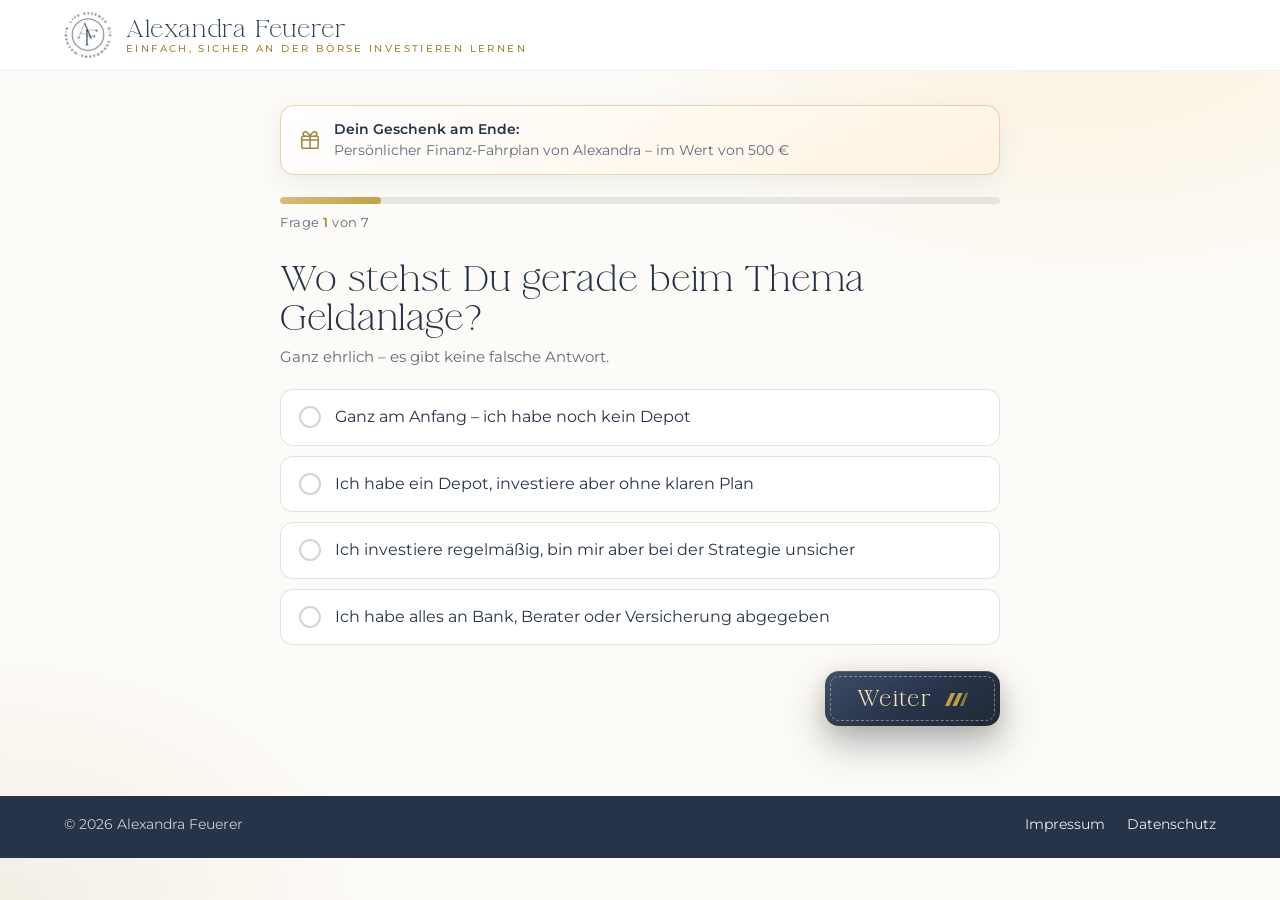
<file: danke/umfrage/index.html>
<!DOCTYPE html>
<html lang="de" data-variant="umfrage-a" data-page-type="umfrage">
<head>
  <meta charset="utf-8">
  <meta name="viewport" content="width=device-width, initial-scale=1">
  <title>6 kurze Fragen | Alexandra Feuerer</title>
  <meta name="robots" content="noindex, nofollow">

  <!-- Linkvorschau beim Teilen (Open Graph / Twitter Card).
       Bild wird aus tools/og-image.html erzeugt: ./tools/render-og.sh -->
  <meta property="og:type" content="website">
  <meta property="og:site_name" content="Alexandra Feuerer">
  <meta property="og:locale" content="de_DE">
  <meta property="og:url" content="https://webinar.alexandra-feuerer.de/danke/umfrage/">
  <meta property="og:title" content="6 kurze Fragen vor dem Workshop | Alexandra Feuerer">
  <meta property="og:description" content="Alexandra baut den Live-Workshop um Deine Fragen herum. Beantworte dafür 6 kurze Fragen – in weniger als 2 Minuten erledigt.">
  <meta property="og:image" content="https://webinar.alexandra-feuerer.de/assets/img/og-share.jpg?v=20260818b">
  <meta property="og:image:width" content="1200">
  <meta property="og:image:height" content="630">
  <meta property="og:image:type" content="image/jpeg">
  <meta property="og:image:alt" content="Alexandra Feuerer – kostenfreier Live-Workshop am 22. September um 20:00 Uhr">
  <meta name="twitter:card" content="summary_large_image">

  <link rel="icon" type="image/png" href="../../assets/img/favicon.png">
  <link rel="apple-touch-icon" href="../../assets/img/favicon.png">

  <link rel="preconnect" href="https://fonts.googleapis.com">
  <link rel="preconnect" href="https://fonts.gstatic.com" crossorigin>
  <link href="https://fonts.googleapis.com/css2?family=Montserrat:wght@400;500;600&display=swap" rel="stylesheet">
  <link rel="stylesheet" href="../../assets/css/main.css?v=20260828">

  <!-- Google Tag Manager: Container-ID eintragen und Kommentar entfernen -->
  <!--
  <script>(function(w,d,s,l,i){w[l]=w[l]||[];w[l].push({'gtm.start':new Date().getTime(),event:'gtm.js'});var f=d.getElementsByTagName(s)[0],j=d.createElement(s),dl=l!='dataLayer'?'&l='+l:'';j.async=true;j.src='https://www.googletagmanager.com/gtm.js?id='+i+dl;f.parentNode.insertBefore(j,f);})(window,document,'script','dataLayer','GTM-XXXXXXX');</script>
  -->

  <!-- Tracking: t.alexandra-feuerer.de -->
  <script type="text/javascript" src="https://t.alexandra-feuerer.de/package/latest/a27fe743-e09e-4f92-b231-deca9b0ba516/" async></script>
</head>
<body class="quizpage">

  <header class="topbar">
    <div class="container topbar__inner">
      <a class="brand" href="/" data-track="brand_logo" data-track-position="topbar">
        <img class="brand__logo" src="../../assets/img/logo-blau.svg" alt="Alexandra Feuerer Logo" width="108" height="104">
        <span class="brand__text">
          <span class="brand__name">Alexandra Feuerer</span>
          <span class="brand__claim">Einfach, sicher an der Börse investieren lernen</span>
        </span>
      </a>
    </div>
  </header>

  <!-- ================= Quiz =================
       Ein Schritt sichtbar (.quiz__step.is-active), Steuerung in main.js
       (setupQuiz). Single-Choice springt automatisch weiter, Mehrfachauswahl
       und offene Fragen über den Weiter-Button. -->
  <main class="quiz">
    <div class="quiz__inner">

      <!-- Geschenk-Erinnerung: hält die Motivation über alle Schritte oben -->
      <aside class="quiz__gift">
        <span class="quiz__gift-icon" aria-hidden="true">
          <svg width="22" height="22" viewBox="0 0 24 24" fill="none" stroke="currentColor" stroke-width="1.7" stroke-linecap="round" stroke-linejoin="round"><rect x="3" y="8" width="18" height="13" rx="2"/><path d="M12 8v13M3 12h18"/><path d="M12 8S9.5 3 7 3a2.5 2.5 0 0 0 0 5M12 8s2.5-5 5-5a2.5 2.5 0 0 1 0 5"/></svg>
        </span>
        <span class="quiz__gift-text">
          <strong>Dein Geschenk am Ende:</strong>
          Persönlicher Finanz-Fahrplan von Alexandra – im Wert von 500&nbsp;€
        </span>
      </aside>

      <div class="quiz__progress">
        <div class="quiz__bar"><span class="quiz__bar-fill" data-quiz-fill></span></div>
        <p class="quiz__count">
          Frage <strong data-quiz-current>1</strong> von <span data-quiz-total>7</span>
        </p>
      </div>

      <form class="quiz__form" id="quiz-form" novalidate>

        <!-- ---------- 1 ---------- -->
        <fieldset class="quiz__step is-active" data-quiz-step data-quiz-type="single">
          <legend class="quiz__q">Wo stehst Du gerade beim Thema Geldanlage?</legend>
          <p class="quiz__hint">Ganz ehrlich – es gibt keine falsche Antwort.</p>
          <div class="quiz__options">
            <label class="qopt"><input type="radio" name="stand" value="anfang"><span class="qopt__box">Ganz am Anfang – ich habe noch kein Depot</span></label>
            <label class="qopt"><input type="radio" name="stand" value="ohne_plan"><span class="qopt__box">Ich habe ein Depot, investiere aber ohne klaren Plan</span></label>
            <label class="qopt"><input type="radio" name="stand" value="unsicher"><span class="qopt__box">Ich investiere regelmäßig, bin mir aber bei der Strategie unsicher</span></label>
            <label class="qopt"><input type="radio" name="stand" value="delegiert"><span class="qopt__box">Ich habe alles an Bank, Berater oder Versicherung abgegeben</span></label>
          </div>
        </fieldset>

        <!-- ---------- 2 ---------- -->
        <fieldset class="quiz__step" data-quiz-step data-quiz-type="single">
          <legend class="quiz__q">Wie gut fühlst Du Dich für Deine Altersvorsorge aufgestellt?</legend>
          <div class="quiz__options">
            <label class="qopt"><input type="radio" name="vorsorge" value="sorgen"><span class="qopt__box">Gar nicht – das Thema macht mir ehrlich gesagt Sorgen</span></label>
            <label class="qopt"><input type="radio" name="vorsorge" value="schlecht"><span class="qopt__box">Eher schlecht – ich weiß, dass ich etwas tun müsste</span></label>
            <label class="qopt"><input type="radio" name="vorsorge" value="mittel"><span class="qopt__box">Geht so – ein bisschen was habe ich, aber ohne Überblick</span></label>
            <label class="qopt"><input type="radio" name="vorsorge" value="gut"><span class="qopt__box">Ganz gut – ich möchte vor allem optimieren</span></label>
          </div>
        </fieldset>

        <!-- ---------- 3 ---------- -->
        <fieldset class="quiz__step" data-quiz-step data-quiz-type="multi">
          <legend class="quiz__q">Welche Gedanken halten Dich am meisten zurück?</legend>
          <p class="quiz__hint">Mehrfachauswahl möglich – such Dir alles aus, was Du kennst.</p>
          <div class="quiz__options">
            <label class="qopt"><input type="checkbox" name="blocker" value="zu_alt"><span class="qopt__box">„Dafür bin ich zu alt"</span></label>
            <label class="qopt"><input type="checkbox" name="blocker" value="zu_wenig_geld"><span class="qopt__box">„Ich habe zu wenig Geld zum Anlegen"</span></label>
            <label class="qopt"><input type="checkbox" name="blocker" value="zockerei"><span class="qopt__box">„Börse ist Zockerei – das ist mir zu riskant"</span></label>
            <label class="qopt"><input type="checkbox" name="blocker" value="kompliziert"><span class="qopt__box">„Das ist zu kompliziert, das verstehe ich nicht"</span></label>
            <label class="qopt"><input type="checkbox" name="blocker" value="keine_zeit"><span class="qopt__box">„Mir fehlt die Zeit, mich damit zu beschäftigen"</span></label>
            <label class="qopt"><input type="checkbox" name="blocker" value="angst_fehler"><span class="qopt__box">„Ich habe Angst, teure Fehler zu machen"</span></label>
          </div>
        </fieldset>

        <!-- ---------- 4 ---------- -->
        <fieldset class="quiz__step" data-quiz-step data-quiz-type="multi">
          <legend class="quiz__q">Was hast Du bisher schon versucht?</legend>
          <p class="quiz__hint">Mehrfachauswahl möglich.</p>
          <div class="quiz__options">
            <label class="qopt"><input type="checkbox" name="versucht" value="berater"><span class="qopt__box">Mit Bank- oder Finanzberater gesprochen</span></label>
            <label class="qopt"><input type="checkbox" name="versucht" value="online"><span class="qopt__box">Online informiert – YouTube, Blogs, Podcasts</span></label>
            <label class="qopt"><input type="checkbox" name="versucht" value="buch_kurs"><span class="qopt__box">Bücher gelesen oder einen Kurs gemacht</span></label>
            <label class="qopt"><input type="checkbox" name="versucht" value="umfeld"><span class="qopt__box">Mit Freundinnen oder Familie darüber gesprochen</span></label>
            <label class="qopt"><input type="checkbox" name="versucht" value="nichts"><span class="qopt__box">Ehrlich gesagt noch nichts Konkretes</span></label>
          </div>
        </fieldset>

        <!-- ---------- 5 ---------- -->
        <fieldset class="quiz__step" data-quiz-step data-quiz-type="text">
          <legend class="quiz__q">Stell Dir vor, wir sprechen in 12 Monaten wieder.</legend>
          <p class="quiz__hint">
            Was müsste sich bis dahin verändert haben, damit Du sagst:
            „Das hat sich richtig gelohnt"? Ein, zwei Sätze reichen.
          </p>
          <textarea class="quiz__textarea" name="ziel" rows="4"
                    placeholder="Zum Beispiel: Ich hätte endlich einen Plan und wüsste, dass meine Rente reicht …"></textarea>
        </fieldset>

        <!-- ---------- 6 ---------- -->
        <fieldset class="quiz__step" data-quiz-step data-quiz-type="multi">
          <legend class="quiz__q">Was wäre Dir bei einer Begleitung am wichtigsten?</legend>
          <p class="quiz__hint">Mehrfachauswahl möglich.</p>
          <div class="quiz__options">
            <label class="qopt"><input type="checkbox" name="wichtig" value="system"><span class="qopt__box">Ein verständliches Schritt-für-Schritt-System ohne Fachjargon</span></label>
            <label class="qopt"><input type="checkbox" name="wichtig" value="begleitung"><span class="qopt__box">Persönliche Begleitung und eine Community zum Austausch</span></label>
            <label class="qopt"><input type="checkbox" name="wichtig" value="sicherheit"><span class="qopt__box">Eine langfristige, sicherheitsorientierte Strategie</span></label>
            <label class="qopt"><input type="checkbox" name="wichtig" value="unabhaengig"><span class="qopt__box">Unabhängigkeit von Banken und Produktverkäufern</span></label>
            <label class="qopt"><input type="checkbox" name="wichtig" value="klarheit"><span class="qopt__box">Klarheit und Selbstvertrauen bei eigenen Entscheidungen</span></label>
          </div>
        </fieldset>

        <!-- ---------- 7: Kontaktdaten ---------- -->
        <fieldset class="quiz__step" data-quiz-step data-quiz-type="contact">
          <legend class="quiz__q">Wohin darf ich Deinen Finanz-Fahrplan schicken?</legend>
          <p class="quiz__hint">
            Damit ich Deine Antworten Deiner Anmeldung zuordnen kann – und Du
            Dein Geschenk auch wirklich bekommst.
          </p>

          <div class="quiz__fields">
            <div>
              <label for="q-vorname">Vorname*</label>
              <input type="text" id="q-vorname" name="vorname" placeholder="Dein Vorname*" autocomplete="given-name"
                     maxlength="40" aria-describedby="q-vorname-error" required>
              <p class="form__error" id="q-vorname-error" hidden>Bitte gib Deinen Vornamen ein.</p>
            </div>

            <div>
              <label for="q-email">E-Mail-Adresse*</label>
              <input type="email" id="q-email" name="email" placeholder="Deine E-Mail-Adresse*" autocomplete="email"
                     maxlength="80" aria-describedby="q-email-error" required>
              <p class="form__error" id="q-email-error" hidden>Bitte gib eine gültige E-Mail-Adresse ein (z.&nbsp;B. name@domain.de).</p>
            </div>

            <div>
              <label for="q-telefon">Telefonnummer*</label>
              <div class="phone-group">
                <select id="q-vorwahl" name="vorwahl" aria-label="Ländervorwahl" required>
                  <option value="+49" selected>🇩🇪 +49</option>
                  <option value="+43">🇦🇹 +43</option>
                  <option value="+41">🇨🇭 +41</option>
                  <option value="+32">🇧🇪 +32</option>
                  <option value="+45">🇩🇰 +45</option>
                  <option value="+33">🇫🇷 +33</option>
                  <option value="+30">🇬🇷 +30</option>
                  <option value="+44">🇬🇧 +44</option>
                  <option value="+353">🇮🇪 +353</option>
                  <option value="+39">🇮🇹 +39</option>
                  <option value="+352">🇱🇺 +352</option>
                  <option value="+31">🇳🇱 +31</option>
                  <option value="+47">🇳🇴 +47</option>
                  <option value="+48">🇵🇱 +48</option>
                  <option value="+351">🇵🇹 +351</option>
                  <option value="+46">🇸🇪 +46</option>
                  <option value="+34">🇪🇸 +34</option>
                  <option value="+420">🇨🇿 +420</option>
                  <option value="+36">🇭🇺 +36</option>
                  <option value="+90">🇹🇷 +90</option>
                  <option value="+1">🇺🇸 +1</option>
                </select>
                <input type="tel" id="q-telefon" name="telefon" placeholder="Deine Telefonnummer*"
                       inputmode="tel" autocomplete="tel-national" maxlength="20"
                       aria-describedby="q-telefon-error" required>
              </div>
              <p class="form__error" id="q-telefon-error" hidden>Bitte gib eine gültige Telefonnummer ein (mindestens 6 Ziffern, ohne Ländervorwahl).</p>
            </div>
          </div>

          <p class="quiz__legal">
            Deine Angaben nutze ich ausschließlich zur Vorbereitung des Workshops und
            zur Übergabe Deines Finanz-Fahrplans. Mehr dazu in der
            <a href="https://www.alexandra-feuerer.de/datenschutz" target="_blank" rel="noopener">Datenschutzerklärung</a>.
          </p>
        </fieldset>

        <!-- Wird per JS befüllt (Variante + Kampagnen-Daten) -->
        <input type="hidden" name="variant" id="q-variant">
        <input type="hidden" name="utms" id="q-utms">

        <!-- Honeypot gegen Spam-Bots – siehe Kommentar in index.html -->
        <div class="hp" aria-hidden="true">
          <label for="q-website">Dieses Feld bitte leer lassen</label>
          <input type="text" id="q-website" name="website" tabindex="-1" autocomplete="off"></div>

        <div class="quiz__nav">
          <button class="quiz__back" type="button" data-quiz-back>
            <svg width="16" height="16" viewBox="0 0 24 24" fill="none" stroke="currentColor" stroke-width="2" stroke-linecap="round" stroke-linejoin="round" aria-hidden="true"><polyline points="15 18 9 12 15 6"/></svg>
            Zurück
          </button>

          <button class="cta quiz__next" type="button" data-quiz-next>
            <span class="cta__label">
              <span data-quiz-next-label>Weiter</span>
              <svg width="24" height="13" viewBox="0 0 24 13" fill="currentColor" aria-hidden="true"><path d="M7 0h4.2L5.2 13H1z"/><path d="M14.4 0h4.2l-6 13h-4.2z"/><path d="M21.8 0H24l-4.8 13h-3.4z" opacity="0.65"/></svg>
            </span>
          </button>
        </div>

        <p class="quiz__error" data-quiz-error hidden>Bitte wähle mindestens eine Antwort aus.</p>

      </form>
    </div>
  </main>

  <footer class="footer">
    <div class="container footer__inner">
      <span>© 2026 Alexandra Feuerer</span>
      <nav>
        <a href="https://www.alexandra-feuerer.de/impressum" data-track="footer_impressum">Impressum</a>
        <a href="https://www.alexandra-feuerer.de/datenschutz" data-track="footer_datenschutz">Datenschutz</a>
      </nav>
    </div>
  </footer>

  <script src="../../assets/js/main.js?v=20260828"></script>
</body>
</html>
</file>
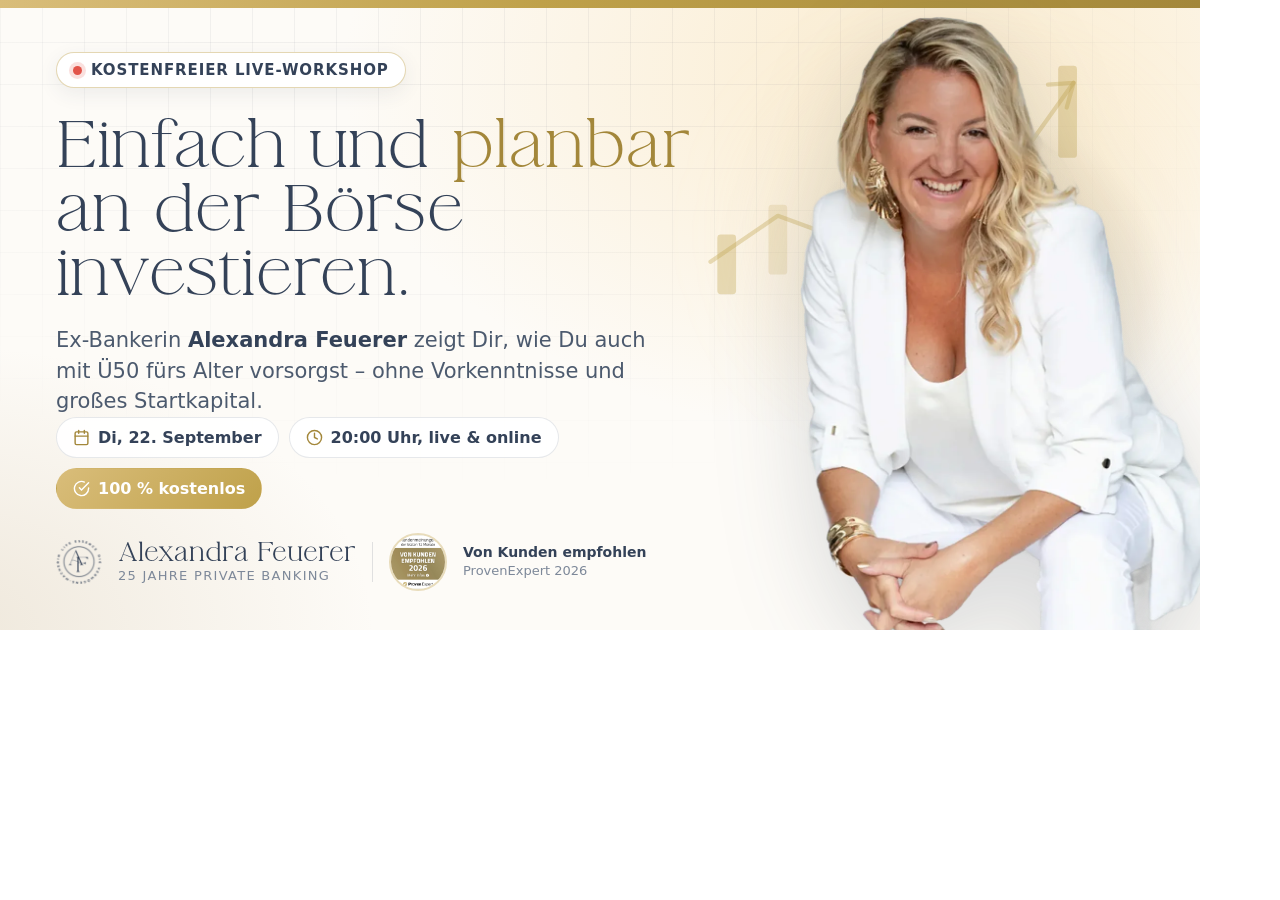
<file: tools/og-image.html>
<!DOCTYPE html>
<html lang="de" data-card="workshop">
<head>
<meta charset="utf-8">
<meta name="robots" content="noindex, nofollow">
<title>Share-Bild-Generator (1200 × 630)</title>
<!--
  Quelle für die Social-Media-Share-Bilder (Open Graph / Twitter Cards).
  Wird NICHT ausgeliefert (siehe .gitlab-ci.yml – nur index.html, 404.html,
  assets/, danke/, termin/ wandern nach public/).

  Rendern (aus dem Projekt-Root):
    ./tools/render-og.sh
  Das Skript schiesst beide Karten mit Headless Chrome und schreibt
  assets/img/og-share.jpg + assets/img/og-termin.jpg.

  Welche Karte gezeigt wird, steuert der Hash:
    tools/og-image.html#workshop   → Optin-/Workshop-Karte  (og-share.jpg)
    tools/og-image.html#termin     → Terminbuchungs-Karte   (og-termin.jpg)

  ACHTUNG: Die Workshop-Karte nennt den Workshop-Termin. Bei einer
  Terminänderung hier den Text anpassen UND neu rendern – sonst zeigt die
  Linkvorschau weiter das alte Datum.
-->
<style>
  @font-face{font-family:"La Luxes Serif Pro";src:url("../assets/fonts/LaLuxesSerifPro-Light.otf") format("opentype");font-weight:300}
  @font-face{font-family:"La Luxes Serif Pro";src:url("../assets/fonts/LaLuxesSerifPro-Regular.otf") format("opentype");font-weight:400}
  @font-face{font-family:"La Luxes Serif Pro";src:url("../assets/fonts/LaLuxesSerifPro-Medium.otf") format("opentype");font-weight:500}
  @import url("https://fonts.googleapis.com/css2?family=Montserrat:wght@400;500;600&display=swap");

  /* Tokens 1:1 aus assets/css/main.css – hier dupliziert, damit die Datei
     ohne das Seiten-Stylesheet rendert. */
  :root{
    --navy:#344258; --navy-deep:#273349; --gold:#bfa14a; --gold-deep:#a3873a;
    --champagne:#cdba99; --champagne-light:#f9e2b5; --cream:#fdfbf7;
    --font-sans:"Montserrat",system-ui,sans-serif;
    --font-serif:"La Luxes Serif Pro",Georgia,serif;
  }
  *{box-sizing:border-box;margin:0}
  body{width:1200px;height:630px;overflow:hidden;font-family:var(--font-sans);color:var(--navy)}

  /* Hintergrund = derselbe Aufbau wie .hero: Gold-Radials + Karo + Glow */
  .og{position:relative;width:1200px;height:630px;overflow:hidden;
      background:
        radial-gradient(900px 560px at 78% 12%, rgba(249,226,181,.62), transparent 66%),
        radial-gradient(700px 460px at -5% 100%, rgba(205,186,153,.30), transparent 62%),
        var(--cream);}
  .og__grid{position:absolute;inset:0;
    background-image:
      linear-gradient(to right, rgba(52,66,88,.06) 1px, transparent 1px),
      linear-gradient(to bottom, rgba(52,66,88,.06) 1px, transparent 1px);
    background-size:42px 42px;
    -webkit-mask-image:radial-gradient(ellipse 95% 100% at 40% 0%, #000 25%, transparent 78%);}
  .og__glow{position:absolute;top:-4%;right:-6%;width:620px;height:520px;
    background:radial-gradient(closest-side, rgba(249,226,181,.75), transparent 70%);filter:blur(46px)}
  .og__rule{position:absolute;left:0;top:0;width:100%;height:8px;
    background:linear-gradient(90deg,#d9bd7a 0%,#bfa14a 45%,#a3873a 100%)}

  .og__inner{position:relative;height:100%;padding:52px 56px 46px;display:flex}
  .copy{width:672px;display:flex;flex-direction:column;height:100%}

  .badge{display:inline-flex;align-items:center;gap:9px;align-self:flex-start;
    padding:8px 16px;border-radius:999px;background:#fff;
    border:1px solid rgba(191,161,74,.42);box-shadow:0 6px 20px rgba(52,66,88,.08);
    font-size:15px;font-weight:600;letter-spacing:.06em;text-transform:uppercase;color:var(--navy)}
  .badge__dot{width:9px;height:9px;border-radius:50%;background:#e2544a;
    box-shadow:0 0 0 4px rgba(226,84,74,.18)}

  h1{font-family:var(--font-serif);font-weight:400;font-size:58px;line-height:1.1;
     margin-top:26px;letter-spacing:.004em}
  h1 .accent{color:var(--gold-deep)}
  .sub{margin-top:20px;font-size:21px;line-height:1.45;color:#4c5a6e;max-width:610px}
  .sub strong{font-weight:600;color:var(--navy)}

  .meta{margin-top:auto;display:flex;align-items:center;gap:10px;flex-wrap:wrap}
  .chip{display:inline-flex;align-items:center;gap:8px;padding:10px 16px;border-radius:999px;
    background:rgba(255,255,255,.9);border:1px solid rgba(52,66,88,.12);
    font-size:16px;font-weight:600;color:var(--navy)}
  .chip svg{color:var(--gold-deep)}
  .chip--gold{background:linear-gradient(135deg,#d9bd7a 0%,#bfa14a 100%);border-color:transparent;color:#fff}
  .chip--gold svg{color:#fff}

  .foot{margin-top:24px;display:flex;align-items:center;gap:16px}
  .foot__logo{width:46px;height:44px}
  .foot__name{font-family:var(--font-serif);font-size:23px;font-weight:500;line-height:1.15}
  .foot__url{font-size:13px;letter-spacing:.1em;text-transform:uppercase;color:#7d8899;font-weight:500}
  .foot__sep{width:1px;height:40px;background:rgba(52,66,88,.14)}
  .foot__pe{width:58px;height:58px;border-radius:50%;object-fit:cover;
    border:2px solid rgba(191,161,74,.35)}
  .foot__petext{font-size:13px;line-height:1.35;color:#7d8899;font-weight:500}
  .foot__petext b{display:block;color:var(--navy);font-weight:600;font-size:14px}

  /* Visual rechts: Champagner-Halo + Gold-Chart + Freisteller.
     Das Bild ist oben ausgerichtet, damit der Kopf komplett im Bild bleibt;
     unten läuft es bewusst aus dem Rahmen. */
  .visual{position:absolute;right:0;top:0;width:560px;height:630px}
  .visual__halo{position:absolute;right:-40px;top:36px;width:520px;height:520px;border-radius:50%;
    background:radial-gradient(closest-side, rgba(205,186,153,.34), rgba(205,186,153,.10) 62%, transparent 72%)}
  .visual__chart{position:absolute;left:62px;top:30px;width:392px;color:rgba(191,161,74,.34)}
  .visual__photo{position:absolute;right:-12px;top:16px;width:412px;
    filter:drop-shadow(0 26px 46px rgba(52,66,88,.18))}

  /* Karten-Umschaltung über den Hash (siehe Script unten) */
  [data-card="workshop"] .card--termin,
  [data-card="termin"]   .card--workshop{display:none}
</style>
</head>
<body>
<div class="og">
  <div class="og__grid"></div>
  <div class="og__glow"></div>
  <div class="og__rule"></div>

  <div class="visual">
    <div class="visual__halo"></div>
    <svg class="visual__chart" viewBox="0 0 460 340" fill="none" aria-hidden="true">
      <g fill="currentColor">
        <rect x="18" y="240" width="22" height="70" rx="4"/>
        <rect x="78" y="205" width="22" height="82" rx="4" opacity="0.55"/>
        <rect x="138" y="222" width="22" height="72" rx="4"/>
        <rect x="300" y="130" width="22" height="95" rx="4" opacity="0.55"/>
        <rect x="418" y="42" width="22" height="108" rx="4"/>
      </g>
      <path d="M10 272 L89 218 L149 240 L311 148 L360 168 L436 62" stroke="currentColor" stroke-width="5" stroke-linecap="round" stroke-linejoin="round"/>
      <path d="M436 62 l-30 2 m30 -2 l-8 29" stroke="currentColor" stroke-width="5" stroke-linecap="round"/>
    </svg>
    <img class="visual__photo" src="../assets/img/alexandra-final-cutout.webp" alt="">
  </div>

  <div class="og__inner">
    <div class="copy">

      <!-- ============ Karte 1: Workshop / Optin ============ -->
      <span class="badge card--workshop"><span class="badge__dot"></span>Kostenfreier Live-Workshop</span>

      <h1 class="card--workshop">Einfach und <span class="accent">planbar</span> an der Börse investieren.</h1>

      <p class="sub card--workshop">Ex-Bankerin <strong>Alexandra Feuerer</strong> zeigt Dir, wie Du auch mit Ü50 fürs Alter vorsorgst – ohne Vorkenntnisse und großes Startkapital.</p>

      <div class="meta card--workshop">
        <span class="chip">
          <svg width="17" height="17" viewBox="0 0 24 24" fill="none" stroke="currentColor" stroke-width="2" stroke-linecap="round"><rect x="3" y="4" width="18" height="18" rx="2"/><line x1="16" y1="2" x2="16" y2="6"/><line x1="8" y1="2" x2="8" y2="6"/><line x1="3" y1="10" x2="21" y2="10"/></svg>
          Di, 22. September
        </span>
        <span class="chip">
          <svg width="17" height="17" viewBox="0 0 24 24" fill="none" stroke="currentColor" stroke-width="2" stroke-linecap="round"><circle cx="12" cy="12" r="10"/><polyline points="12 6 12 12 16 14"/></svg>
          20:00 Uhr, live &amp; online
        </span>
        <span class="chip chip--gold">
          <svg width="17" height="17" viewBox="0 0 24 24" fill="none" stroke="currentColor" stroke-width="2" stroke-linecap="round"><path d="M22 11.08V12a10 10 0 1 1-5.93-9.14"/><polyline points="22 4 12 14.01 9 11.01"/></svg>
          100&nbsp;% kostenlos
        </span>
      </div>

      <!-- ============ Karte 2: Terminbuchung ============ -->
      <span class="badge card--termin"><span class="badge__dot"></span>Begrenzte Termine</span>

      <h1 class="card--termin">Dein <span class="accent">persönlicher</span> Termin mit Alexandra.</h1>

      <p class="sub card--termin">30 Minuten mit <strong>Ex-Bankerin Alexandra Feuerer</strong>: Wo Du heute stehst und was Dein nächster konkreter Schritt ist. Persönlich – nicht mit einem Vertriebsteam.</p>

      <div class="meta card--termin">
        <span class="chip">
          <svg width="17" height="17" viewBox="0 0 24 24" fill="none" stroke="currentColor" stroke-width="2" stroke-linecap="round"><circle cx="12" cy="12" r="10"/><polyline points="12 6 12 12 16 14"/></svg>
          30 Minuten, online
        </span>
        <span class="chip">
          <svg width="17" height="17" viewBox="0 0 24 24" fill="none" stroke="currentColor" stroke-width="2" stroke-linecap="round"><path d="M20 21v-2a4 4 0 0 0-4-4H8a4 4 0 0 0-4 4v2"/><circle cx="12" cy="7" r="4"/></svg>
          Persönlich mit Alexandra
        </span>
        <span class="chip chip--gold">
          <svg width="17" height="17" viewBox="0 0 24 24" fill="none" stroke="currentColor" stroke-width="2" stroke-linecap="round"><path d="M22 11.08V12a10 10 0 1 1-5.93-9.14"/><polyline points="22 4 12 14.01 9 11.01"/></svg>
          100&nbsp;% kostenfrei
        </span>
      </div>

      <!-- ============ Signatur (auf beiden Karten) ============ -->
      <div class="foot">
        <img class="foot__logo" src="../assets/img/logo-blau.svg" alt="">
        <span>
          <span class="foot__name">Alexandra Feuerer</span><br>
          <span class="foot__url">25 Jahre Private Banking</span>
        </span>
        <span class="foot__sep"></span>
        <img class="foot__pe" src="../assets/img/provenexpert.jpeg" alt="">
        <span class="foot__petext"><b>Von Kunden empfohlen</b>ProvenExpert 2026</span>
      </div>

    </div>
  </div>
</div>

<script>
  // #termin blendet die Terminkarte ein, alles andere zeigt die Workshop-Karte.
  var card = (location.hash || "#workshop").slice(1);
  document.documentElement.dataset.card = card === "termin" ? "termin" : "workshop";
</script>
</body>
</html>
</file>
<file: assets/css/main.css>
/* ============================================================
   Alexandra Feuerer – Webinar Landing Pages
   Design Tokens & Shared Styles
   Farben abgeleitet von alexandra-feuerer.de (Navy + Gold/Champagner)
   Fonts: La Luxes Serif Pro (Headlines) + Montserrat (Text)
   ============================================================ */

@font-face {
  font-family: "La Luxes Serif Pro";
  src: url("../fonts/LaLuxesSerifPro-Light.otf") format("opentype");
  font-weight: 300;
  font-style: normal;
  font-display: swap;
}

@font-face {
  font-family: "La Luxes Serif Pro";
  src: url("../fonts/LaLuxesSerifPro-Regular.otf") format("opentype");
  font-weight: 400;
  font-style: normal;
  font-display: swap;
}

@font-face {
  font-family: "La Luxes Serif Pro";
  src: url("../fonts/LaLuxesSerifPro-Medium.otf") format("opentype");
  font-weight: 500;
  font-style: normal;
  font-display: swap;
}

:root {
  /* Brand */
  --navy: #344258;
  --navy-deep: #273349;
  --navy-soft: #5d6c7b;
  --gold: #bfa14a;
  --gold-deep: #a3873a;
  --champagne: #cdba99;
  --champagne-soft: #dbbd8e;
  --champagne-light: #f9e2b5;
  --cream: #fdfbf7;
  --cream-warm: #fff3e2;
  --white: #ffffff;

  /* Semantik */
  --text: var(--navy);
  --text-muted: #5f6b7d;
  --bg: var(--cream);
  --cta-grad: linear-gradient(135deg, #d9bd7a 0%, #bfa14a 100%);
  --cta-grad-hover: linear-gradient(135deg, #e2c98c 0%, #c9ab54 100%);
  --live-red: #e2544a;
  /* WhatsApp-Markenfarbe – nur für die Community-Buttons der Danke-Seite */
  --wa: #25d366;
  --wa-deep: #128c7e;

  /* Typo – Headlines dünn/medium, nie fett */
  --font-sans: "Montserrat", system-ui, -apple-system, "Segoe UI", sans-serif;
  --font-serif: "La Luxes Serif Pro", Georgia, serif;

  /* Layout */
  --container: 1200px;
  --radius: 16px;
  --shadow-soft: 0 10px 40px rgba(52, 66, 88, 0.10);
  --shadow-card: 0 8px 30px rgba(52, 66, 88, 0.14);
}

*,
*::before,
*::after {
  box-sizing: border-box;
}

html {
  scroll-behavior: smooth;
}

body {
  margin: 0;
  font-family: var(--font-sans);
  font-weight: 400;
  color: var(--text);
  background: var(--bg);
  line-height: 1.6;
  -webkit-font-smoothing: antialiased;
  text-rendering: optimizeLegibility;
}

img {
  max-width: 100%;
  display: block;
}

a {
  color: inherit;
}

strong {
  font-weight: 600;
}

.container {
  max-width: var(--container);
  margin: 0 auto;
  padding: 0 24px;
}

/* ============================================================
   Topbar
   ============================================================ */

.topbar {
  background: var(--white);
  border-bottom: 1px solid rgba(52, 66, 88, 0.08);
}

.topbar__inner {
  display: flex;
  align-items: center;
  justify-content: space-between;
  gap: 16px;
  padding-top: 12px;
  padding-bottom: 12px;
}

.brand {
  display: flex;
  align-items: center;
  gap: 14px;
  text-decoration: none;
}

.brand__logo {
  width: 48px;
  height: 46px;
  flex-shrink: 0;
}

.brand__text {
  display: flex;
  flex-direction: column;
  line-height: 1.25;
}

.brand__name {
  font-family: var(--font-serif);
  font-size: 1.3rem;
  font-weight: 400;
  letter-spacing: 0.03em;
  color: var(--navy);
}

.brand__claim {
  font-size: 0.62rem;
  letter-spacing: 0.24em;
  text-transform: uppercase;
  color: var(--gold-deep);
  font-weight: 500;
}

.topbar__date {
  display: inline-flex;
  align-items: center;
  gap: 8px;
  font-weight: 500;
  font-size: 0.92rem;
  color: var(--navy);
  white-space: nowrap;
}

.topbar__date svg {
  color: var(--gold-deep);
  flex-shrink: 0;
}

/* ============================================================
   Hero (Above the fold)
   ============================================================ */

.hero {
  position: relative;
  overflow: hidden;
  background:
    radial-gradient(1000px 600px at 85% 20%, rgba(249, 226, 181, 0.45), transparent 65%),
    radial-gradient(800px 500px at 0% 100%, rgba(205, 186, 153, 0.22), transparent 60%),
    var(--cream);
}

/* Dezentes Karo-Muster, das nach außen ausläuft */
.hero::before {
  content: "";
  position: absolute;
  inset: 0;
  background-image:
    linear-gradient(to right, rgba(52, 66, 88, 0.055) 1px, transparent 1px),
    linear-gradient(to bottom, rgba(52, 66, 88, 0.055) 1px, transparent 1px);
  background-size: 42px 42px;
  -webkit-mask-image: radial-gradient(ellipse 90% 90% at 45% 10%, #000 20%, transparent 75%);
  mask-image: radial-gradient(ellipse 90% 90% at 45% 10%, #000 20%, transparent 75%);
  pointer-events: none;
}

/* Wandernder Gold-Glow hinter dem Visual */
.hero__glow {
  position: absolute;
  top: 10%;
  right: -5%;
  width: 540px;
  height: 420px;
  background: radial-gradient(closest-side, rgba(249, 226, 181, 0.55), transparent 70%);
  filter: blur(50px);
  animation: glow-drift 12s ease-in-out infinite alternate;
  pointer-events: none;
}

@keyframes glow-drift {
  from { transform: translate(0, 0) scale(1); }
  to   { transform: translate(-90px, 50px) scale(1.15); }
}

/* Schwebende Gold-Partikel */
.hero__sparkles span {
  position: absolute;
  border-radius: 50%;
  background: radial-gradient(circle, rgba(230, 200, 118, 0.9), rgba(191, 161, 74, 0.35));
  opacity: 0;
  animation: sparkle-drift 9s ease-in-out infinite;
  pointer-events: none;
}

.hero__sparkles span:nth-child(1) { width: 7px;  height: 7px;  left: 8%;  top: 66%; animation-delay: 0s;   animation-duration: 9s; }
.hero__sparkles span:nth-child(2) { width: 5px;  height: 5px;  left: 30%; top: 22%; animation-delay: 1.6s; animation-duration: 11s; }
.hero__sparkles span:nth-child(3) { width: 9px;  height: 9px;  left: 47%; top: 74%; animation-delay: 3.1s; animation-duration: 8s; }
.hero__sparkles span:nth-child(4) { width: 4px;  height: 4px;  left: 60%; top: 18%; animation-delay: 0.8s; animation-duration: 10s; }
.hero__sparkles span:nth-child(5) { width: 6px;  height: 6px;  left: 76%; top: 30%; animation-delay: 2.3s; animation-duration: 9.5s; }
.hero__sparkles span:nth-child(6) { width: 8px;  height: 8px;  left: 90%; top: 58%; animation-delay: 4s;   animation-duration: 12s; }

@keyframes sparkle-drift {
  0%   { transform: translateY(0); opacity: 0; }
  15%  { opacity: 0.8; }
  50%  { opacity: 0.45; }
  85%  { opacity: 0.7; }
  100% { transform: translateY(-70px); opacity: 0; }
}

/* Gestaffelte Entrance-Animation */
[data-reveal] {
  opacity: 0;
  animation: reveal-rise 0.75s cubic-bezier(0.22, 0.9, 0.3, 1) forwards;
}

[data-reveal="1"] { animation-delay: 0.05s; }
[data-reveal="2"] { animation-delay: 0.18s; }
[data-reveal="3"] { animation-delay: 0.32s; }
[data-reveal="4"] { animation-delay: 0.46s; }
[data-reveal="5"] { animation-delay: 0.58s; }
[data-reveal="6"] { animation-delay: 0.7s; }
[data-reveal="7"] { animation-delay: 0.85s; }

@keyframes reveal-rise {
  from {
    opacity: 0;
    transform: translateY(24px);
    filter: blur(5px);
  }
  to {
    opacity: 1;
    transform: translateY(0);
    filter: blur(0);
  }
}

.hero__inner {
  position: relative;
  display: grid;
  grid-template-columns: minmax(0, 1.05fr) minmax(0, 0.95fr);
  align-items: end;
  gap: 36px;
}

.hero__copy {
  padding-top: 44px;
  padding-bottom: 56px;
}

/* Live-Badge */
.badge-live {
  display: inline-flex;
  align-items: center;
  gap: 10px;
  background: var(--white);
  border: 1px solid rgba(191, 161, 74, 0.45);
  border-radius: 999px;
  padding: 9px 18px;
  font-size: 0.8rem;
  font-weight: 500;
  letter-spacing: 0.1em;
  text-transform: uppercase;
  color: var(--navy);
  box-shadow: var(--shadow-soft);
}

.badge-live__dot {
  width: 9px;
  height: 9px;
  border-radius: 50%;
  background: var(--live-red);
  animation: pulse 1.8s ease-in-out infinite;
}

@keyframes pulse {
  0%, 100% { box-shadow: 0 0 0 0 rgba(226, 84, 74, 0.45); }
  50% { box-shadow: 0 0 0 7px rgba(226, 84, 74, 0); }
}

.hero h1 {
  margin: 24px 0 16px;
  font-family: var(--font-serif);
  font-size: clamp(2.1rem, 3.6vw, 3rem);
  line-height: 1.18;
  font-weight: 400;
  letter-spacing: 0.005em;
  color: var(--navy-deep);
}

/* Gold-Schimmer, der über den Akzent läuft */
.hero h1 .accent {
  font-weight: 500;
  background: linear-gradient(100deg,
    var(--gold-deep) 25%, #e0c274 42%, #f6e5ae 50%, #e0c274 58%, var(--gold-deep) 75%);
  background-size: 220% 100%;
  -webkit-background-clip: text;
  background-clip: text;
  -webkit-text-fill-color: transparent;
  color: var(--gold-deep);
  animation: accent-shimmer 4s linear infinite;
}

@keyframes accent-shimmer {
  from { background-position: 110% 0; }
  to   { background-position: -110% 0; }
}

.hero h1 .subline {
  display: block;
  margin-top: 12px;
  font-family: var(--font-sans);
  font-size: 0.44em;
  line-height: 1.4;
  font-weight: 500;
  color: var(--navy-soft);
  letter-spacing: 0;
}

.hero__sub {
  max-width: 560px;
  margin: 0 0 24px;
  font-size: 1rem;
  font-weight: 400;
  color: var(--text-muted);
}

.hero__sub strong {
  color: var(--navy);
  font-weight: 600;
}

/* Meta-Chips */
.hero__meta {
  display: flex;
  flex-wrap: wrap;
  gap: 10px;
  margin-bottom: 28px;
}

.chip {
  display: inline-flex;
  align-items: center;
  gap: 7px;
  background: var(--white);
  border: 1px solid rgba(52, 66, 88, 0.10);
  border-radius: 999px;
  padding: 9px 14px;
  font-size: 0.86rem;
  font-weight: 500;
  color: var(--navy);
  white-space: nowrap;
  box-shadow: 0 2px 10px rgba(52, 66, 88, 0.06);
}

/* Auf Desktop bleiben alle drei Chips in einer Zeile */
@media (min-width: 961px) {
  .hero__meta {
    flex-wrap: nowrap;
  }
}

.chip svg {
  color: var(--gold-deep);
  flex-shrink: 0;
}

/* Countdown */
.countdown {
  display: flex;
  align-items: center;
  flex-wrap: wrap;
  gap: 8px;
  margin-bottom: 26px;
}

.countdown__label {
  font-size: 0.8rem;
  font-weight: 500;
  letter-spacing: 0.04em;
  text-transform: uppercase;
  color: var(--gold-deep);
  margin-right: 6px;
}

.countdown__tile {
  display: inline-flex;
  flex-direction: column;
  align-items: center;
  min-width: 58px;
  padding: 7px 10px 6px;
  background: var(--white);
  border: 1px solid rgba(191, 161, 74, 0.35);
  border-radius: 10px;
  box-shadow: 0 2px 10px rgba(52, 66, 88, 0.06);
}

.countdown__num {
  font-size: 1.15rem;
  font-weight: 600;
  line-height: 1.15;
  color: var(--navy-deep);
  font-variant-numeric: tabular-nums;
}

.countdown__unit {
  font-size: 0.6rem;
  font-weight: 500;
  letter-spacing: 0.08em;
  text-transform: uppercase;
  color: var(--text-muted);
}

/* CTA – Navy mit goldener Ziernaht, Serif-Label und Glanz-Sweep */
.cta {
  position: relative;
  display: inline-flex;
  flex-direction: column;
  align-items: center;
  gap: 4px;
  background: linear-gradient(150deg, #3e4f69 0%, #273349 55%, #1f2937 100%);
  color: var(--champagne-light);
  text-decoration: none;
  border: 0;
  cursor: pointer;
  font-family: var(--font-sans);
  border-radius: 14px;
  padding: 16px 46px 14px;
  overflow: hidden;
  box-shadow:
    0 18px 38px rgba(39, 51, 73, 0.35),
    0 4px 18px rgba(191, 161, 74, 0.28),
    inset 0 1px 0 rgba(255, 255, 255, 0.14);
  transition: transform 0.15s ease, box-shadow 0.15s ease;
}

/* Goldene "Naht" innen */
.cta::before {
  content: "";
  position: absolute;
  inset: 5px;
  border: 1.5px dashed rgba(223, 196, 130, 0.55);
  border-radius: 9px;
  pointer-events: none;
  transition: border-color 0.15s ease;
}

/* Automatischer Glanz-Sweep (läuft alle paar Sekunden) */
.cta::after {
  content: "";
  position: absolute;
  top: 0;
  bottom: 0;
  left: -70%;
  width: 45%;
  background: linear-gradient(105deg, transparent, rgba(255, 255, 255, 0.18), transparent);
  transform: skewX(-18deg);
  animation: cta-shine 4.5s ease-in-out 1.8s infinite;
  pointer-events: none;
}

@keyframes cta-shine {
  0%   { left: -70%; }
  22%  { left: 130%; }
  100% { left: 130%; }
}

.cta:hover {
  transform: translateY(-2px);
  box-shadow:
    0 24px 46px rgba(39, 51, 73, 0.42),
    0 6px 26px rgba(191, 161, 74, 0.4),
    inset 0 1px 0 rgba(255, 255, 255, 0.18);
}

.cta:hover::before {
  border-color: rgba(240, 214, 150, 0.85);
}

.cta:focus-visible {
  outline: 3px solid rgba(191, 161, 74, 0.6);
  outline-offset: 3px;
}

.cta__label {
  display: inline-flex;
  align-items: center;
  gap: 12px;
  font-family: var(--font-serif);
  font-size: 1.2rem;
  font-weight: 500;
  letter-spacing: 0.05em;
  color: #f5e3b8;
}

.cta__label svg {
  color: var(--gold);
  flex-shrink: 0;
  transition: transform 0.2s ease;
}

.cta:hover .cta__label svg {
  transform: translateX(3px);
}

.cta__note {
  font-size: 0.78rem;
  font-weight: 500;
  letter-spacing: 0.02em;
  color: rgba(245, 227, 184, 0.78);
}

/* Kompakte Variante: gleicher Look, aber leiser – für sekundäre Sprungmarken
   (z. B. Hero -> Kalender), die dem Haupt-CTA einer Seite nicht die Show stehlen. */
.cta--sm {
  padding: 12px 30px 11px;
  border-radius: 12px;
  box-shadow:
    0 12px 26px rgba(39, 51, 73, 0.28),
    0 3px 12px rgba(191, 161, 74, 0.24),
    inset 0 1px 0 rgba(255, 255, 255, 0.14);
}

.cta--sm::before {
  inset: 4px;
  border-radius: 8px;
}

.cta--sm .cta__label {
  gap: 10px;
  font-size: 1.02rem;
}

.cta--sm .cta__label svg {
  width: 20px;
  height: 11px;
}

/* Trust-Zeile mit ProvenExpert-Siegel */
.hero__trust {
  display: flex;
  align-items: center;
  gap: 14px;
  margin-top: 22px;
}

.hero__trust-badge {
  width: 64px;
  height: 64px;
  border-radius: 12px;
  box-shadow: var(--shadow-soft);
  flex-shrink: 0;
}

.hero__trust-text {
  margin: 0;
  font-size: 0.86rem;
  line-height: 1.45;
  color: var(--text-muted);
}

.hero__trust-text strong {
  display: block;
  font-weight: 600;
  font-size: 0.94rem;
  color: var(--navy);
}

/* Hero Visual: Freisteller mittig, Chart-Grafik dahinter,
   Karo-Muster scheint durch */
.hero__visual {
  position: relative;
  align-self: stretch;
  display: flex;
  align-items: flex-end;
  justify-content: center;
  padding-top: 0;
}

.hero__chart {
  position: absolute;
  z-index: 0;
  bottom: 8%;
  /* Ragt überdimensional bis ~24px an den rechten Viewport-Rand
     (50vw - 576px = Abstand Spaltenkante → Viewport-Kante bei Container 1200px);
     auf schmalen Desktops bleibt er an der Spaltenkante, statt abgeschnitten zu werden */
  right: min(0px, calc(600px - 50vw));
  width: 148%;
  max-width: 880px;
  height: auto;
  color: var(--gold);
  opacity: 0.45;
  pointer-events: none;
}

.hero__photo {
  /* Füllt die volle Höhe der Hero-Sektion (Höhe kommt von der Copy-Spalte),
     kleine Luft nach oben; Breite folgt aus dem Seitenverhältnis */
  position: absolute;
  z-index: 1;
  bottom: 0;
  left: 0;
  right: 0;
  margin: 0 auto;
  height: 96%;
  width: auto;
  max-width: none;
  filter: drop-shadow(0 24px 45px rgba(52, 66, 88, 0.22));
}

/* Floating Badge-Karte: poppt auf und schwebt danach dauerhaft */
.float-card {
  position: absolute;
  z-index: 2;
  left: -22px;
  bottom: 44px;
  background: var(--white);
  border-radius: var(--radius);
  padding: 14px 20px;
  box-shadow: var(--shadow-card);
  display: flex;
  align-items: center;
  gap: 12px;
  opacity: 0;
  animation:
    card-pop 0.55s cubic-bezier(0.34, 1.56, 0.64, 1) 1s forwards,
    card-float 4.5s ease-in-out 1.55s infinite;
}

@keyframes card-pop {
  from { opacity: 0; transform: translateY(18px) scale(0.85); }
  to   { opacity: 1; transform: translateY(0) scale(1); }
}

@keyframes card-float {
  0%, 100% { transform: translateY(0); }
  50%      { transform: translateY(-8px); }
}

/* Zweites Widget: Testimonial-Avatare + "Über 2.000 Kunden" –
   rechts positioniert, Timing versetzt, damit beide Karten
   nicht synchron schweben */
.float-card--investors {
  left: auto;
  right: -18px;
  bottom: 200px;
  animation:
    card-pop 0.55s cubic-bezier(0.34, 1.56, 0.64, 1) 1.35s forwards,
    card-float 5.2s ease-in-out 1.9s infinite;
}

.float-card__avatars {
  display: flex;
  flex-shrink: 0;
}

.float-card__avatars img {
  width: 40px;
  height: 40px;
  border-radius: 50%;
  border: 2px solid var(--white);
  object-fit: cover;
}

.float-card__avatars img + img {
  margin-left: -13px;
}

.float-card__icon {
  width: 42px;
  height: 42px;
  border-radius: 12px;
  background: var(--cream-warm);
  display: flex;
  align-items: center;
  justify-content: center;
  color: var(--gold-deep);
  flex-shrink: 0;
}

.float-card__title {
  font-weight: 600;
  font-size: 0.94rem;
  color: var(--navy-deep);
  line-height: 1.25;
}

.float-card__sub {
  font-size: 0.8rem;
  color: var(--text-muted);
}

/* ============================================================
   Sektions-Bausteine (Kicker, Titel, Subline)
   ============================================================ */

.section-kicker {
  display: inline-block;
  font-size: 0.78rem;
  font-weight: 600;
  letter-spacing: 0.22em;
  text-transform: uppercase;
  color: var(--gold-deep);
  margin-bottom: 14px;
}

.section-title {
  margin: 0 0 14px;
  font-family: var(--font-serif);
  font-size: clamp(1.7rem, 3vw, 2.4rem);
  line-height: 1.2;
  font-weight: 400;
  color: var(--navy-deep);
}

.section-title .accent {
  color: var(--gold-deep);
  font-weight: 500;
}

.section-sub {
  max-width: 620px;
  margin: 0 auto;
  font-size: 1rem;
  color: var(--text-muted);
}

/* ============================================================
   Vorteile / "Das erwartet Dich im Workshop"
   ============================================================ */

.benefits {
  position: relative;
  background:
    radial-gradient(900px 500px at 100% 0%, rgba(249, 226, 181, 0.28), transparent 60%),
    radial-gradient(700px 450px at 0% 100%, rgba(205, 186, 153, 0.16), transparent 60%),
    var(--white);
  padding: 76px 0 84px;
}

.benefits__head {
  text-align: center;
  max-width: 720px;
  margin: 0 auto 48px;
}

.benefits__grid {
  display: grid;
  grid-template-columns: repeat(3, minmax(0, 1fr));
  gap: 22px;
}

.benefit {
  position: relative;
  background: var(--cream);
  border: 1px solid rgba(191, 161, 74, 0.22);
  border-radius: var(--radius);
  padding: 28px 26px 26px;
  transition: transform 0.25s ease, box-shadow 0.25s ease, border-color 0.25s ease;
}

/* Feine Gold-Linie oben, die beim Hover "aufleuchtet" */
.benefit::before {
  content: "";
  position: absolute;
  top: 0;
  left: 24px;
  right: 24px;
  height: 2px;
  border-radius: 0 0 4px 4px;
  background: linear-gradient(90deg, transparent, rgba(191, 161, 74, 0.55), transparent);
  opacity: 0;
  transition: opacity 0.25s ease;
}

.benefit:hover {
  transform: translateY(-5px);
  border-color: rgba(191, 161, 74, 0.5);
  box-shadow: var(--shadow-card);
}

.benefit:hover::before {
  opacity: 1;
}

.benefit__icon {
  display: flex;
  align-items: center;
  justify-content: center;
  width: 54px;
  height: 54px;
  margin-bottom: 18px;
  border-radius: 14px;
  background: linear-gradient(145deg, var(--cream-warm), #fbe9c9);
  border: 1px solid rgba(191, 161, 74, 0.3);
  color: var(--gold-deep);
  box-shadow: 0 4px 14px rgba(191, 161, 74, 0.16);
}

.benefit__title {
  margin: 0 0 8px;
  font-family: var(--font-sans);
  font-size: 1.02rem;
  font-weight: 600;
  line-height: 1.35;
  color: var(--navy-deep);
}

.benefit__text {
  margin: 0;
  font-size: 0.92rem;
  line-height: 1.65;
  color: var(--text-muted);
}

.benefits__cta {
  display: flex;
  justify-content: center;
  margin-top: 44px;
}

/* ---------- Scroll-Reveal (per IntersectionObserver in main.js) ---------- */

html[data-js] [data-scroll-reveal] {
  opacity: 0;
  transform: translateY(26px);
  transition: opacity 0.65s cubic-bezier(0.22, 0.9, 0.3, 1),
              transform 0.65s cubic-bezier(0.22, 0.9, 0.3, 1);
}

html[data-js] [data-scroll-reveal].is-revealed {
  opacity: 1;
  transform: translateY(0);
}

/* Gestaffeltes Einblenden der Karten */
.benefits__grid .benefit:nth-child(2) { transition-delay: 0.08s; }
.benefits__grid .benefit:nth-child(3) { transition-delay: 0.16s; }
.benefits__grid .benefit:nth-child(4) { transition-delay: 0.08s; }
.benefits__grid .benefit:nth-child(5) { transition-delay: 0.16s; }
.benefits__grid .benefit:nth-child(6) { transition-delay: 0.24s; }

/* ============================================================
   Zitat-Band – Einwand "zu alt" (bewusst kompakt, kein voller
   Sektions-Aufbau: nur Zitat + Autorenzeile + Watermark)
   ============================================================ */

.quoteband {
  position: relative;
  overflow: hidden;
  text-align: center;
  background:
    radial-gradient(700px 320px at 50% 0%, rgba(249, 226, 181, 0.30), transparent 70%),
    var(--cream-warm);
  padding: 56px 0 60px;
}

/* Riesiges Serif-Watermark hinter dem Zitat (vgl. Inspo "BÖRSE") */
.quoteband__watermark {
  position: absolute;
  top: 50%;
  left: 50%;
  transform: translate(-50%, -50%);
  font-family: var(--font-serif);
  font-weight: 500;
  font-size: clamp(4.5rem, 15vw, 10.5rem);
  letter-spacing: 0.05em;
  line-height: 1;
  color: rgba(191, 161, 74, 0.09);
  white-space: nowrap;
  pointer-events: none;
  user-select: none;
}

.quoteband__inner {
  position: relative;
  max-width: 760px;
  display: flex;
  flex-direction: column;
  align-items: center;
  gap: 20px;
}

.quoteband__mark {
  color: var(--gold);
  opacity: 0.85;
}

.quoteband__quote {
  margin: 0;
  font-family: var(--font-serif);
  font-weight: 300;
  font-size: clamp(1.2rem, 2.6vw, 1.65rem);
  line-height: 1.55;
  letter-spacing: 0.01em;
  color: var(--navy);
}

/* Der Einwand selbst in Gold, kursiv – Rest der Antwort in Navy */
.quoteband__quote em {
  font-style: italic;
  color: var(--gold-deep);
}

.quoteband__author {
  display: flex;
  align-items: center;
  gap: 12px;
}

.quoteband__avatar {
  width: 52px;
  height: 52px;
  border-radius: 50%;
  object-fit: cover;
  border: 2px solid rgba(191, 161, 74, 0.55);
  box-shadow: 0 4px 14px rgba(52, 66, 88, 0.18);
}

.quoteband__person {
  display: flex;
  flex-direction: column;
  gap: 2px;
  text-align: left;
}

.quoteband__name {
  font-size: 0.95rem;
  font-weight: 600;
  color: var(--navy-deep);
}

.quoteband__role {
  font-size: 0.66rem;
  font-weight: 500;
  letter-spacing: 0.14em;
  text-transform: uppercase;
  color: var(--text-muted);
}

@media (max-width: 720px) {
  .quoteband {
    padding: 46px 0 50px;
  }

  .quoteband__inner {
    gap: 16px;
  }
}

/* ============================================================
   Über Alexandra – dunkle Story-Sektion
   ============================================================ */

.about {
  position: relative;
  overflow: hidden;
  background:
    radial-gradient(900px 560px at 88% 12%, rgba(191, 161, 74, 0.16), transparent 60%),
    radial-gradient(760px 480px at 0% 95%, rgba(191, 161, 74, 0.10), transparent 60%),
    linear-gradient(160deg, var(--navy) 0%, var(--navy-deep) 55%, #1e2839 100%);
  color: var(--cream);
  padding: 84px 0 92px;
}

/* Feines Karo wie im Hero, hier hell auf Navy */
.about::before {
  content: "";
  position: absolute;
  inset: 0;
  background-image:
    linear-gradient(to right, rgba(249, 226, 181, 0.05) 1px, transparent 1px),
    linear-gradient(to bottom, rgba(249, 226, 181, 0.05) 1px, transparent 1px);
  background-size: 42px 42px;
  -webkit-mask-image: radial-gradient(ellipse 85% 85% at 25% 30%, #000 15%, transparent 75%);
  mask-image: radial-gradient(ellipse 85% 85% at 25% 30%, #000 15%, transparent 75%);
  pointer-events: none;
}

.about__glow {
  position: absolute;
  top: 18%;
  left: -8%;
  width: 520px;
  height: 420px;
  background: radial-gradient(closest-side, rgba(249, 226, 181, 0.16), transparent 70%);
  filter: blur(55px);
  animation: glow-drift 14s ease-in-out infinite alternate;
  pointer-events: none;
}

.about__inner {
  position: relative;
  display: grid;
  grid-template-columns: minmax(0, 0.82fr) minmax(0, 1.18fr);
  align-items: center;
  gap: 64px;
}

/* Bild mit goldener Rahmen-Silhouette dahinter */
.about__visual {
  position: sticky;
  top: 40px;
  align-self: start;
}

.about__frame {
  position: relative;
  border-radius: var(--radius);
}

/* Versetzter Gold-Rahmen hinter dem Foto */
.about__frame::before {
  content: "";
  position: absolute;
  inset: 18px -18px -18px 18px;
  border: 1.5px solid rgba(191, 161, 74, 0.55);
  border-radius: var(--radius);
  pointer-events: none;
}

/* Gold-Ecke oben links als Akzent */
.about__frame::after {
  content: "";
  position: absolute;
  top: -12px;
  left: -12px;
  width: 74px;
  height: 74px;
  border-top: 3px solid var(--gold);
  border-left: 3px solid var(--gold);
  border-top-left-radius: var(--radius);
  pointer-events: none;
}

.about__photo {
  position: relative;
  width: 100%;
  aspect-ratio: 4 / 5;
  object-fit: cover;
  object-position: 50% 22%;
  border-radius: var(--radius);
  box-shadow: 0 30px 60px rgba(15, 22, 34, 0.45);
}

/* Signatur-Karte unterhalb des Fotos */
.about__signature {
  position: absolute;
  z-index: 2;
  right: -14px;
  bottom: 26px;
  display: flex;
  flex-direction: column;
  gap: 1px;
  background: rgba(39, 51, 73, 0.82);
  backdrop-filter: blur(6px);
  border: 1px solid rgba(191, 161, 74, 0.45);
  border-radius: 12px;
  padding: 12px 20px;
  box-shadow: 0 14px 34px rgba(15, 22, 34, 0.4);
}

.about__signature-quote {
  font-family: var(--font-serif);
  font-size: 1.25rem;
  font-weight: 500;
  color: var(--champagne-light);
  line-height: 1.2;
}

.about__signature-name {
  font-size: 0.72rem;
  font-weight: 500;
  letter-spacing: 0.18em;
  text-transform: uppercase;
  color: rgba(249, 226, 181, 0.75);
}

/* Copy-Spalte */
.section-kicker--gold {
  color: var(--champagne-soft);
}

.section-title--light {
  color: var(--cream);
}

.section-title--light .accent {
  color: var(--champagne-soft);
}

.about__lead {
  margin: 4px 0 18px;
  font-size: 1.12rem;
  line-height: 1.6;
  font-weight: 400;
  color: rgba(253, 251, 247, 0.92);
}

.about__lead strong {
  color: var(--champagne-light);
  font-weight: 600;
}

.about__text {
  margin: 0 0 18px;
  font-size: 0.97rem;
  line-height: 1.75;
  color: rgba(253, 251, 247, 0.78);
}

.about__text strong {
  color: var(--champagne-light);
  font-weight: 600;
}

/* Persönliches Zitat – Serif, goldene Linie */
.about__quote {
  position: relative;
  margin: 26px 0;
  padding: 6px 0 6px 26px;
  border-left: 2px solid var(--gold);
}

.about__quote p {
  margin: 0;
  font-family: var(--font-serif);
  font-size: 1.22rem;
  line-height: 1.55;
  font-weight: 300;
  letter-spacing: 0.01em;
  color: var(--champagne-light);
}

/* Fakten-Liste mit Gold-Häkchen */
.about__facts {
  list-style: none;
  margin: 26px 0 0;
  padding: 0;
  display: grid;
  grid-template-columns: repeat(2, minmax(0, 1fr));
  gap: 12px 24px;
}

.about__facts li {
  display: flex;
  align-items: flex-start;
  gap: 10px;
  font-size: 0.9rem;
  line-height: 1.5;
  font-weight: 500;
  color: rgba(253, 251, 247, 0.88);
}

.about__fact-icon {
  display: flex;
  align-items: center;
  justify-content: center;
  width: 24px;
  height: 24px;
  margin-top: 1px;
  border-radius: 50%;
  background: rgba(191, 161, 74, 0.16);
  border: 1px solid rgba(191, 161, 74, 0.45);
  color: var(--champagne-light);
  flex-shrink: 0;
}

.about__cta {
  margin-top: 34px;
}

/* ----------------------------------------------------------------
   Mythen-Check ("#mythen")
   Zwei Spalten kompakter Karten: Vorurteil als Serif-Zitat, darunter die
   Antwort. Absichtlich flach gehalten, damit acht Einwaende nicht die
   halbe Seite fuellen.
   ---------------------------------------------------------------- */
.myths {
  position: relative;
  padding: 74px 0 78px;
  background:
    radial-gradient(700px 400px at 88% 0%, rgba(205, 186, 153, 0.2), transparent 66%),
    var(--cream);
  overflow: clip;
}

.myths__head {
  max-width: 60ch;
  margin-bottom: 34px;
}

.myths__lead {
  margin: 14px 0 0;
  font-size: 1rem;
  line-height: 1.7;
  color: var(--text-muted);
}

.myths__grid {
  display: grid;
  grid-template-columns: repeat(2, minmax(0, 1fr));
  gap: 14px 18px;
  margin: 0;
  padding: 0;
  list-style: none;
}

.myth {
  position: relative;
  padding: 20px 22px 20px 24px;
  border: 1px solid rgba(191, 161, 74, 0.24);
  border-radius: 12px;
  background: rgba(255, 255, 255, 0.72);
}

/* Goldener Balken links – ersetzt ein Icon und haelt die Karte flach */
.myth::before {
  content: "";
  position: absolute;
  top: 20px;
  bottom: 20px;
  left: 0;
  width: 3px;
  border-radius: 0 3px 3px 0;
  background: linear-gradient(180deg, var(--champagne-soft), var(--gold-deep));
}

.myth__claim {
  margin: 0 0 9px;
  font-family: var(--font-serif);
  font-size: 1.12rem;
  font-weight: 400;
  line-height: 1.35;
  color: var(--navy);
}

.myth__truth {
  margin: 0;
  font-size: 0.88rem;
  line-height: 1.65;
  color: var(--text-muted);
}

.myth__tag {
  display: inline-block;
  margin-right: 7px;
  font-size: 0.62rem;
  font-weight: 600;
  letter-spacing: 0.16em;
  text-transform: uppercase;
  color: var(--gold-deep);
}

@media (max-width: 860px) {
  .myths__grid {
    grid-template-columns: minmax(0, 1fr);
  }
}

@media (max-width: 600px) {
  .myths {
    padding: 56px 0 60px;
  }

  .myths__head {
    margin-bottom: 26px;
  }

  .myth {
    padding: 17px 18px 17px 20px;
  }

  .myth__claim {
    font-size: 1.04rem;
  }

  .myth__truth {
    font-size: 0.86rem;
  }
}

/* ----------------------------------------------------------------
   Persönlicher Brief ("#brief")
   Papier-Karte auf Creme-Grund, leicht gekippt. Der Text wird beim
   Scrollen wortweise aufgedeckt – die Wörter kommen aus main.js
   (setupLetter) als .letter__w und werden mit .is-inked sichtbar.
   Wichtig: Das Abdunkeln hängt an html[data-js], damit der Brief ohne
   JavaScript vollständig lesbar bleibt.
   ---------------------------------------------------------------- */
.letter {
  position: relative;
  padding: 76px 0 84px;
  background:
    radial-gradient(780px 440px at 12% 0%, rgba(249, 226, 181, 0.38), transparent 66%),
    radial-gradient(620px 380px at 92% 100%, rgba(205, 186, 153, 0.22), transparent 70%),
    var(--cream);
  overflow: clip;
}

.letter__wrap {
  display: flex;
  justify-content: center;
}

.letter__paper {
  position: relative;
  width: min(768px, 100%);
  padding: 52px 56px 44px;
  transform: rotate(-0.35deg);
  border: 1px solid rgba(191, 161, 74, 0.26);
  border-radius: 3px;
  background:
    linear-gradient(180deg, #fffefb 0%, #fffdf6 100%);
  box-shadow:
    0 28px 64px -30px rgba(52, 66, 88, 0.36),
    0 2px 14px -8px rgba(52, 66, 88, 0.14);
}

/* Goldener Rand links wie beim Notizblock */
.letter__paper::before {
  content: "";
  position: absolute;
  top: 0;
  bottom: 0;
  left: 26px;
  width: 1px;
  background: linear-gradient(180deg, transparent, rgba(191, 161, 74, 0.32) 12%, rgba(191, 161, 74, 0.32) 88%, transparent);
}

/* Klebestreifen oben – macht aus der Karte eine angepinnte Notiz */
.letter__tape {
  position: absolute;
  top: -13px;
  left: 50%;
  width: 128px;
  height: 26px;
  transform: translateX(-50%) rotate(-1.6deg);
  background: linear-gradient(180deg, rgba(249, 226, 181, 0.82), rgba(205, 186, 153, 0.62));
  border-left: 1px dashed rgba(255, 255, 255, 0.5);
  border-right: 1px dashed rgba(255, 255, 255, 0.5);
  box-shadow: 0 2px 6px -3px rgba(52, 66, 88, 0.3);
}

.letter__head {
  display: flex;
  align-items: center;
  gap: 16px;
  margin-bottom: 26px;
  padding-bottom: 20px;
  border-bottom: 1px solid rgba(191, 161, 74, 0.2);
}

.letter__avatar {
  flex: none;
  width: 64px;
  height: 64px;
  border-radius: 50%;
  object-fit: cover;
  border: 2px solid rgba(191, 161, 74, 0.4);
}

.letter__intro {
  display: flex;
  flex-direction: column;
  gap: 4px;
}

.letter__kicker {
  font-size: 0.66rem;
  letter-spacing: 0.22em;
  text-transform: uppercase;
  color: var(--gold-deep);
  font-weight: 500;
}

.letter__title {
  margin: 0;
  font-size: clamp(1.4rem, 2.4vw, 1.9rem);
  font-weight: 400;
}

.letter__body p {
  margin: 0 0 18px;
  font-size: 1.04rem;
  line-height: 1.85;
  color: var(--text);
}

.letter__body p:last-child {
  margin-bottom: 0;
}

.letter__body em {
  font-style: italic;
  color: var(--navy);
}

.letter__body strong {
  font-weight: 600;
  color: var(--navy);
}

/* Der Scroll-Effekt: noch nicht "geschriebene" Wörter stehen blass da.
   Ohne data-js greift die Regel nicht – dann ist alles sofort lesbar. */
html[data-js] .letter__body .letter__w {
  opacity: 0.15;
  transition: opacity 480ms ease;
}

html[data-js] .letter__body .letter__w.is-inked {
  opacity: 1;
}

.letter__sign {
  display: flex;
  flex-direction: column;
  gap: 2px;
  margin-top: 30px;
}

/* Unterschrift: gefuellte Konturen einer Breitfeder – die Strichstaerke
   wechselt mit der Zugrichtung (Abstriche dick, Aufstriche haarfein).
   Deshalb KEINE stroke-Angaben setzen, die Form steckt in der Fuellung.
   Das "Schreiben" beim Scrollen macht main.js ueber eine clip-path-Blende
   von links nach rechts. Ohne JS steht die Unterschrift sofort da.
   Neu erzeugen: tools/signature.py (siehe dort). */
.letter__sig {
  display: block;
  width: min(304px, 80%);
  height: auto;
  overflow: visible;
  color: var(--gold-deep);
  transform: rotate(-2.2deg);
  transform-origin: left center;
}

.letter__role {
  margin-top: 10px;
  font-size: 0.76rem;
  letter-spacing: 0.04em;
  color: var(--text-muted);
}

.letter__cta {
  margin-top: 30px;
  padding-top: 26px;
  border-top: 1px solid rgba(191, 161, 74, 0.2);
}

@media (max-width: 720px) {
  .letter {
    padding: 58px 0 64px;
  }

  .letter__paper {
    padding: 40px 26px 34px;
    transform: none;
  }

  .letter__paper::before {
    left: 13px;
  }

  .letter__head {
    gap: 13px;
    margin-bottom: 22px;
  }

  .letter__avatar {
    width: 52px;
    height: 52px;
  }

  .letter__body p {
    font-size: 0.98rem;
    line-height: 1.8;
  }

  .letter__cta .cta {
    width: 100%;
  }

  .letter__sig {
    width: min(232px, 86%);
  }
}

/* Kein Aufdecken bei reduzierter Bewegung – der Brief steht sofort da.
   Das JS überspringt den Effekt zusätzlich, das hier ist der CSS-Fallback. */
@media (prefers-reduced-motion: reduce) {
  html[data-js] .letter__body .letter__w,
  html[data-js] .letter__body .letter__w.is-inked {
    opacity: 1;
    transition: none;
  }

  .letter__paper,
  .letter__sig {
    transform: none;
  }
}

/* ============================================================
   Video-Testimonials ("Stimmen")
   ============================================================ */

.stories {
  position: relative;
  background:
    radial-gradient(900px 500px at 0% 0%, rgba(249, 226, 181, 0.30), transparent 60%),
    radial-gradient(750px 480px at 100% 100%, rgba(205, 186, 153, 0.18), transparent 60%),
    var(--white);
  padding: 80px 0 88px;
}

.stories__head {
  text-align: center;
  max-width: 720px;
  margin: 0 auto 48px;
}

.stories__grid {
  display: grid;
  grid-template-columns: repeat(2, minmax(0, 1fr));
  gap: 26px;
  max-width: 1020px;
  margin: 0 auto;
}

/* Gestaffeltes Einblenden der Video-Karten */
.stories__grid .story:nth-child(2) { transition-delay: 0.08s; }
.stories__grid .story:nth-child(3) { transition-delay: 0.08s; }
.stories__grid .story:nth-child(4) { transition-delay: 0.16s; }

.story {
  position: relative;
  display: flex;
  flex-direction: column;
  background: var(--cream);
  border: 1px solid rgba(191, 161, 74, 0.24);
  border-radius: var(--radius);
  overflow: hidden;
  transition: transform 0.25s ease, box-shadow 0.25s ease, border-color 0.25s ease;
}

.story:hover {
  transform: translateY(-5px);
  border-color: rgba(191, 161, 74, 0.5);
  box-shadow: var(--shadow-card);
}

/* Video-Fläche: Button mit Thumbnail, Klick lädt den Vimeo-Player (main.js) */
.story__media {
  position: relative;
  display: block;
  width: 100%;
  aspect-ratio: 16 / 9;
  margin: 0;
  padding: 0;
  border: 0;
  background: var(--navy-deep);
  cursor: pointer;
  overflow: hidden;
}

.story__thumb {
  width: 100%;
  height: 100%;
  object-fit: cover;
  transition: transform 0.45s ease;
}

.story__media:hover .story__thumb,
.story__media:focus-visible .story__thumb {
  transform: scale(1.05);
}

/* Leichte Navy-Abdunklung, damit der Play-Button sitzt */
.story__media::after {
  content: "";
  position: absolute;
  inset: 0;
  background: linear-gradient(180deg, rgba(39, 51, 73, 0.05) 55%, rgba(39, 51, 73, 0.45) 100%);
  pointer-events: none;
}

.story__play {
  position: absolute;
  z-index: 1;
  top: 50%;
  left: 50%;
  transform: translate(-50%, -50%);
  display: flex;
  align-items: center;
  justify-content: center;
  width: 68px;
  height: 68px;
  border-radius: 50%;
  background: var(--cta-grad);
  border: 1.5px solid rgba(253, 251, 247, 0.55);
  color: var(--navy-deep);
  box-shadow: 0 12px 32px rgba(39, 51, 73, 0.4), 0 0 0 0 rgba(191, 161, 74, 0.45);
  transition: transform 0.25s ease, box-shadow 0.25s ease;
  animation: play-pulse 2.6s ease-out infinite;
}

.story__play svg {
  margin-left: 4px;
}

.story__media:hover .story__play,
.story__media:focus-visible .story__play {
  transform: translate(-50%, -50%) scale(1.1);
  box-shadow: 0 14px 36px rgba(39, 51, 73, 0.45), 0 0 0 12px rgba(191, 161, 74, 0.15);
}

@keyframes play-pulse {
  0%   { box-shadow: 0 12px 32px rgba(39, 51, 73, 0.4), 0 0 0 0 rgba(191, 161, 74, 0.45); }
  70%  { box-shadow: 0 12px 32px rgba(39, 51, 73, 0.4), 0 0 0 18px rgba(191, 161, 74, 0); }
  100% { box-shadow: 0 12px 32px rgba(39, 51, 73, 0.4), 0 0 0 0 rgba(191, 161, 74, 0); }
}

/* Unten links, damit das im Thumbnail eingebaute Siegel (rechts) frei bleibt */
.story__duration {
  position: absolute;
  z-index: 1;
  left: 12px;
  bottom: 12px;
  padding: 3px 10px;
  border-radius: 999px;
  background: rgba(39, 51, 73, 0.72);
  backdrop-filter: blur(4px);
  border: 1px solid rgba(249, 226, 181, 0.35);
  font-size: 0.75rem;
  font-weight: 500;
  letter-spacing: 0.04em;
  color: var(--champagne-light);
}

/* Eingesetzter Player (ersetzt den Button nach Klick) */
.story__media--playing {
  cursor: default;
}

.story__media--playing::after {
  content: none;
}

.story__iframe {
  position: absolute;
  inset: 0;
  width: 100%;
  height: 100%;
  border: 0;
}

.story__body {
  display: flex;
  flex-direction: column;
  flex: 1;
  gap: 16px;
  padding: 22px 24px 24px;
}

.story__quote {
  margin: 0;
  flex: 1;
  font-family: var(--font-serif);
  font-size: 1.08rem;
  line-height: 1.55;
  font-weight: 300;
  letter-spacing: 0.01em;
  color: var(--navy-deep);
}

.story__person {
  display: flex;
  flex-direction: column;
  gap: 2px;
  padding-top: 14px;
  border-top: 1px solid rgba(191, 161, 74, 0.28);
}

.story__name {
  font-size: 0.95rem;
  font-weight: 600;
  color: var(--navy-deep);
}

.story__role {
  font-size: 0.72rem;
  font-weight: 500;
  letter-spacing: 0.16em;
  text-transform: uppercase;
  color: var(--gold-deep);
}

.stories__cta {
  display: flex;
  justify-content: center;
  margin-top: 44px;
}

/* ============================================================
   Kurz-Bewertungen (Trust-Band, #bewertungen)
   Kompakte 5-Sterne-Karten – dunkle Navy-Fläche als Kontrast
   zwischen Video-Stimmen (weiß) und FAQ (creme).
   ============================================================ */

.reviews {
  position: relative;
  /* clip statt hidden: hidden machte die Sektion zum Scroll-Container und
     hebelte damit den Mobile-Sticky-Karten-Stapel (position: sticky) aus */
  overflow: clip;
  background:
    radial-gradient(820px 460px at 88% 0%, rgba(191, 161, 74, 0.16), transparent 60%),
    radial-gradient(700px 420px at 0% 100%, rgba(205, 186, 153, 0.10), transparent 60%),
    linear-gradient(160deg, var(--navy) 0%, var(--navy-deep) 60%, #1e2839 100%);
  padding: 64px 0 72px;
  color: var(--cream);
}

/* Karo-Muster wie im Hero – helle Champagner-Linien auf Navy,
   läuft per Maske weich nach unten aus */
.reviews::before {
  content: "";
  position: absolute;
  inset: 0;
  background-image:
    linear-gradient(to right, rgba(249, 226, 181, 0.07) 1px, transparent 1px),
    linear-gradient(to bottom, rgba(249, 226, 181, 0.07) 1px, transparent 1px);
  background-size: 42px 42px;
  -webkit-mask-image: radial-gradient(ellipse 90% 90% at 50% 0%, #000 20%, transparent 78%);
  mask-image: radial-gradient(ellipse 90% 90% at 50% 0%, #000 20%, transparent 78%);
  pointer-events: none;
}

/* Inhalt über dem Muster halten */
.reviews > .container {
  position: relative;
}

.reviews__head {
  text-align: center;
  max-width: 640px;
  margin: 0 auto 34px;
}

/* Bewusst kleiner als .section-title – die Sektion soll kompakt bleiben */
.reviews__title {
  margin: 0;
  font-family: var(--font-serif);
  font-weight: 400;
  font-size: clamp(1.45rem, 3vw, 1.9rem);
  line-height: 1.25;
  color: var(--cream);
}

.reviews__accent {
  color: var(--champagne-soft);
}

/* Flex statt Grid: 5 Karten brechen zentriert in 3 + 2 um */
.reviews__grid {
  display: flex;
  flex-wrap: wrap;
  justify-content: center;
  gap: 18px;
  max-width: 1020px;
  margin: 0 auto;
}

.reviews__grid .review:nth-child(2) { transition-delay: 0.06s; }
.reviews__grid .review:nth-child(3) { transition-delay: 0.12s; }
.reviews__grid .review:nth-child(4) { transition-delay: 0.06s; }
.reviews__grid .review:nth-child(5) { transition-delay: 0.12s; }

.review {
  position: relative;
  flex: 0 1 312px;
  display: flex;
  flex-direction: column;
  gap: 12px;
  padding: 20px 22px 22px;
  /* Helle Karte als Kontrast zum dunklen Navy-Band; opaker Verlauf –
     Pflicht für den Mobile-Stapel (nichts scheint durch) */
  background: linear-gradient(165deg, #fffdf8, #f6efe2);
  border: 1px solid rgba(191, 161, 74, 0.45);
  border-radius: var(--radius);
  box-shadow: 0 14px 32px rgba(15, 22, 36, 0.45);
  transition: transform 0.25s ease, border-color 0.25s ease;
}

/* Dekoratives Zitat-Zeichen oben rechts (Gegengewicht zum Avatar links) */
.review::after {
  content: "”";
  position: absolute;
  top: 14px;
  right: 20px;
  font-family: var(--font-serif);
  font-size: 3.1rem;
  line-height: 0.6;
  font-weight: 400;
  color: var(--gold);
  opacity: 0.55;
  pointer-events: none;
}

.review:hover {
  transform: translateY(-4px);
  border-color: rgba(191, 161, 74, 0.75);
}

.review__top {
  display: flex;
  align-items: center;
  gap: 12px;
}

/* Deckt Initialen-Platzhalter (span) und späteres rundes Bild (img) ab */
.review__avatar {
  flex: 0 0 auto;
  display: flex;
  align-items: center;
  justify-content: center;
  width: 46px;
  height: 46px;
  border-radius: 50%;
  background: linear-gradient(150deg, var(--champagne-light), var(--champagne-soft));
  border: 1.5px solid rgba(191, 161, 74, 0.55);
  object-fit: cover;
  font-family: var(--font-serif);
  font-size: 1.3rem;
  font-weight: 500;
  color: var(--navy-deep);
}

.review__person {
  display: flex;
  flex-direction: column;
  gap: 2px;
  min-width: 0;
}

.review__name {
  font-size: 0.95rem;
  font-weight: 600;
  color: var(--navy-deep);
}

.review__role {
  font-size: 0.66rem;
  font-weight: 500;
  letter-spacing: 0.14em;
  text-transform: uppercase;
  color: var(--gold-deep);
}

.review__stars {
  display: inline-flex;
  gap: 3px;
  color: var(--gold);
}

.review__quote {
  margin: 0;
  font-family: var(--font-serif);
  font-size: 1.02rem;
  line-height: 1.5;
  font-weight: 300;
  letter-spacing: 0.01em;
  color: rgba(39, 51, 73, 0.92);
}

@media (max-width: 720px) {
  .reviews {
    padding: 54px 0 60px;
  }

  .reviews__grid {
    gap: 14px;
  }

  .review {
    flex-basis: 100%;
  }
}

/* --- Desktop: Slider statt 3+2-Raster ---
   Eine Kartenzeile mit Scroll-Snap hält die Sektion flach; Pfeile + Punkte
   unter dem Track. Auf Mobile (< 601px) bleiben Spalte/Sticky-Stapel aktiv,
   die Controls sind dort ausgeblendet. JS: setupReviewsSlider in main.js. */

/* Kein Slider auf Mobile: Pfeile/Punkte grundsätzlich verstecken –
   sichtbar nur auf Desktop UND wenn der Track überläuft (has-overflow). */
.reviews__controls {
  display: none;
}

@media (min-width: 601px) {
  .reviews__slider {
    max-width: 1020px;
    margin: 0 auto;
  }

  .reviews__grid {
    flex-wrap: nowrap;
    justify-content: flex-start;
    max-width: none;
    overflow-x: auto;
    /* Nur horizontal scrollen: ohne das explizite hidden würde overflow-y
       auf auto rechnen (CSS-Regel bei overflow-x: auto) – der Track ließ
       sich dann minimal hoch/runter wischen. */
    overflow-y: hidden;
    /* Am Ende des Tracks nicht die Seite bzw. die Zurück-Wischgeste auslösen */
    overscroll-behavior-x: contain;
    scroll-snap-type: x mandatory;
    scrollbar-width: none;
    /* Raum für Hover-Lift (oben) und Karten-Schatten (unten) */
    padding: 8px 2px 16px;
  }

  .reviews__grid::-webkit-scrollbar {
    display: none;
  }

  .reviews__slider .review {
    /* 2 Karten pro Ansicht (1 × gap), ab 900px 3 pro Ansicht */
    flex: 0 0 calc((100% - 18px) / 2);
    scroll-snap-align: start;
  }

  /* Reveal im Slider ohne Y-Verschiebung (nur Fade): translateY(26px) ragt
     unten aus dem Scroll-Container heraus – das erzeugte den vertikalen
     Scroll-Overflow und würde jetzt vom overflow-y: hidden beschnitten. */
  html[data-js] .reviews__slider .review[data-scroll-reveal] {
    transform: none;
  }

  .reviews__controls {
    align-items: center;
    justify-content: center;
    gap: 18px;
    margin-top: 4px;
  }

  /* Nur zeigen, wenn der Track wirklich überläuft (setzt JS) */
  .reviews__slider.has-overflow .reviews__controls {
    display: flex;
  }

  .reviews__arrow {
    display: flex;
    align-items: center;
    justify-content: center;
    width: 40px;
    height: 40px;
    padding: 0;
    border-radius: 50%;
    border: 1px solid rgba(191, 161, 74, 0.45);
    background: rgba(249, 226, 181, 0.06);
    color: var(--champagne-soft);
    cursor: pointer;
    transition: border-color 0.2s ease, background 0.2s ease, color 0.2s ease, opacity 0.2s ease;
  }

  .reviews__arrow:hover:not(:disabled) {
    border-color: rgba(191, 161, 74, 0.8);
    background: rgba(249, 226, 181, 0.12);
    color: var(--cream);
  }

  .reviews__arrow:disabled {
    opacity: 0.35;
    cursor: default;
  }

  .reviews__dots {
    display: flex;
    align-items: center;
    gap: 8px;
  }

  .reviews__dot {
    width: 8px;
    height: 8px;
    padding: 0;
    border: 0;
    border-radius: 999px;
    background: rgba(249, 226, 181, 0.28);
    cursor: pointer;
    transition: background 0.25s ease, width 0.25s ease;
  }

  .reviews__dot.is-active {
    width: 22px;
    background: var(--gold, #bfa14a);
  }
}

@media (min-width: 900px) {
  .reviews__slider .review {
    /* 3 Karten pro Ansicht (2 × gap = 36px) */
    flex-basis: calc((100% - 36px) / 3);
  }
}

/* ============================================================
   FAQ / Einwände ("Noch nicht ganz überzeugt?")
   ============================================================ */

.faq {
  position: relative;
  background:
    radial-gradient(800px 500px at 0% 0%, rgba(249, 226, 181, 0.3), transparent 60%),
    radial-gradient(700px 450px at 100% 100%, rgba(205, 186, 153, 0.18), transparent 60%),
    var(--cream);
  padding: 76px 0 84px;
}

.faq__inner {
  display: grid;
  grid-template-columns: minmax(0, 0.82fr) minmax(0, 1.18fr);
  gap: 56px;
  align-items: start;
}

/* Linke Spalte bleibt beim Scrollen durch die Antworten stehen */
.faq__head {
  position: sticky;
  top: 48px;
}

.faq__sub {
  margin: 0 0 28px;
  font-size: 1rem;
  color: var(--text-muted);
  max-width: 400px;
}

.faq__list {
  display: flex;
  flex-direction: column;
  gap: 14px;
}

.faq__item {
  background: var(--white);
  border: 1px solid rgba(191, 161, 74, 0.22);
  border-radius: var(--radius);
  overflow: hidden;
  transition: border-color 0.25s ease, box-shadow 0.25s ease;
}

.faq__item:hover {
  border-color: rgba(191, 161, 74, 0.45);
}

.faq__item[open] {
  border-color: rgba(191, 161, 74, 0.55);
  box-shadow: var(--shadow-card);
}

.faq__q {
  display: flex;
  align-items: center;
  gap: 16px;
  padding: 20px 22px;
  cursor: pointer;
  list-style: none;
  user-select: none;
}

.faq__q::-webkit-details-marker {
  display: none;
}

.faq__q:focus-visible {
  outline: 3px solid rgba(191, 161, 74, 0.6);
  outline-offset: -3px;
  border-radius: var(--radius);
}

/* Goldene Serif-Nummer wie auf der Hauptseite */
.faq__num {
  font-family: var(--font-serif);
  font-size: 1.15rem;
  font-weight: 400;
  line-height: 1;
  color: var(--gold-deep);
  opacity: 0.85;
  flex-shrink: 0;
  min-width: 26px;
}

.faq__q-text {
  flex: 1;
  font-size: 1rem;
  font-weight: 600;
  line-height: 1.4;
  color: var(--navy-deep);
}

.faq__icon {
  display: flex;
  align-items: center;
  justify-content: center;
  width: 34px;
  height: 34px;
  border-radius: 50%;
  background: var(--cream-warm);
  border: 1px solid rgba(191, 161, 74, 0.3);
  color: var(--gold-deep);
  flex-shrink: 0;
  transition: transform 0.3s ease, background 0.25s ease;
}

/* Plus dreht sich zum "Schließen-Kreuz" */
.faq__item[open] .faq__icon {
  transform: rotate(45deg);
  background: #fbe9c9;
}

.faq__a {
  padding: 0 22px 22px 64px;
}

.faq__a p {
  margin: 0;
  font-size: 0.94rem;
  line-height: 1.7;
  color: var(--text-muted);
}

/* Antwort blendet weich ein */
.faq__item[open] .faq__a {
  animation: faq-open 0.35s cubic-bezier(0.22, 0.9, 0.3, 1);
}

@keyframes faq-open {
  from {
    opacity: 0;
    transform: translateY(-6px);
  }
  to {
    opacity: 1;
    transform: translateY(0);
  }
}

/* ============================================================
   Finale CTA (#anmelden) – kompakte dunkle Box auf hellem Grund:
   Zitat + Freisteller + Verknappung + Countdown + CTA
   ============================================================ */

.finalcta {
  padding: 8px 0 88px;
}

/* Die eigentliche Karte: helle Creme-Fläche mit Gold-Radials */
.finalcta__box {
  position: relative;
  overflow: hidden;
  border-radius: 26px;
  border: 1px solid rgba(191, 161, 74, 0.45);
  background:
    radial-gradient(680px 420px at 78% 88%, rgba(191, 161, 74, 0.14), transparent 62%),
    radial-gradient(520px 340px at 6% 10%, rgba(191, 161, 74, 0.08), transparent 60%),
    linear-gradient(155deg, var(--white) 0%, var(--cream) 45%, var(--cream-warm) 100%);
  color: var(--text);
  padding: 48px 56px 0;
  box-shadow: var(--shadow-card);
}

/* Feines Karo wie im Hero, Navy auf Creme */
.finalcta__box::before {
  content: "";
  position: absolute;
  inset: 0;
  background-image:
    linear-gradient(to right, rgba(52, 66, 88, 0.06) 1px, transparent 1px),
    linear-gradient(to bottom, rgba(52, 66, 88, 0.06) 1px, transparent 1px);
  background-size: 42px 42px;
  -webkit-mask-image: radial-gradient(ellipse 80% 85% at 30% 40%, #000 15%, transparent 75%);
  mask-image: radial-gradient(ellipse 80% 85% at 30% 40%, #000 15%, transparent 75%);
  pointer-events: none;
}

.finalcta__glow {
  position: absolute;
  right: -6%;
  bottom: -10%;
  width: 420px;
  height: 340px;
  background: radial-gradient(closest-side, rgba(249, 226, 181, 0.5), transparent 70%);
  filter: blur(55px);
  animation: glow-drift 14s ease-in-out infinite alternate;
  pointer-events: none;
}

.finalcta__inner {
  position: relative;
  display: grid;
  grid-template-columns: minmax(0, 1.2fr) minmax(0, 0.8fr);
  align-items: end;
  gap: 24px;
}

/* Copy-Spalte – unten Luft, weil das Bild bündig abschließt */
.finalcta__copy {
  padding: 0 0 48px;
}

/* Das eine große Statement – Serif wie im Beispiel */
.finalcta__quote {
  margin: 14px 0 18px;
  font-family: var(--font-serif);
  font-size: clamp(1.4rem, 2.3vw, 1.85rem);
  font-weight: 300;
  line-height: 1.4;
  letter-spacing: 0.01em;
  color: var(--navy-deep);
  text-wrap: balance;
}

.finalcta__quote-accent {
  color: var(--gold-deep);
  font-weight: 500;
}

.finalcta__person {
  display: flex;
  flex-direction: column;
  gap: 2px;
  margin-bottom: 22px;
  padding-left: 16px;
  border-left: 2px solid var(--gold);
}

.finalcta__person-name {
  font-family: var(--font-serif);
  font-size: 1.05rem;
  font-weight: 500;
  color: var(--navy-deep);
}

.finalcta__person-role {
  font-size: 0.74rem;
  font-weight: 500;
  letter-spacing: 0.14em;
  text-transform: uppercase;
  color: var(--text-muted);
}

/* Verknappung + Countdown */
.finalcta__urgency {
  display: flex;
  flex-direction: column;
  align-items: flex-start;
  gap: 12px;
  margin-bottom: 24px;
}

.finalcta__limit {
  display: inline-flex;
  align-items: center;
  gap: 9px;
  padding: 9px 16px;
  border: 1px solid rgba(191, 161, 74, 0.5);
  border-radius: 999px;
  background: rgba(191, 161, 74, 0.1);
  font-size: 0.85rem;
  font-weight: 500;
  color: var(--navy);
}

.finalcta__limit svg {
  color: var(--gold-deep);
  flex-shrink: 0;
}

.finalcta__limit strong {
  color: var(--navy-deep);
  font-weight: 600;
}

/* Der Countdown in der Box nutzt die helle Standard-Variante;
   nur der untere Abstand entfällt (kommt vom Urgency-Wrapper) */
.finalcta__urgency .countdown {
  margin-bottom: 0;
}

/* Bild-Spalte: Freisteller schließt bündig mit Box-Unterkante ab und
   läuft rechts randbündig aus (kaschiert die Knie-Schnittkante) */
.finalcta__visual {
  position: relative;
  align-self: end;
  display: flex;
  justify-content: flex-end;
  margin-right: -56px;
}

.finalcta__visual::before {
  content: "";
  position: absolute;
  left: 50%;
  bottom: 0;
  transform: translateX(-50%);
  width: 360px;
  height: 360px;
  max-width: 90vw;
  border-radius: 50%;
  background: radial-gradient(closest-side, rgba(191, 161, 74, 0.28), transparent 72%);
  filter: blur(30px);
  pointer-events: none;
}

/* Breite = native Bildbreite (304px) – nicht hochskalieren, Quellbild ist klein */
.finalcta__photo {
  position: relative;
  width: min(304px, 100%);
  height: auto;
  filter: drop-shadow(0 20px 40px rgba(52, 66, 88, 0.28));
}

/* ============================================================
   Anmelde-Popup (Modal)
   ============================================================ */

.modal {
  border: 0;
  padding: 0;
  background: transparent;
  max-width: min(440px, calc(100vw - 32px));
  width: 100%;
}

.modal::backdrop {
  background: rgba(39, 51, 73, 0.55);
  backdrop-filter: blur(3px);
}

.modal__card {
  position: relative;
  background: var(--white);
  border-radius: 20px;
  padding: 32px 30px 28px;
  box-shadow: 0 30px 80px rgba(39, 51, 73, 0.35);
}

.modal__close {
  position: absolute;
  top: 14px;
  right: 14px;
  width: 34px;
  height: 34px;
  border: 0;
  border-radius: 50%;
  background: rgba(52, 66, 88, 0.06);
  color: var(--navy);
  font-size: 1rem;
  line-height: 1;
  cursor: pointer;
  display: flex;
  align-items: center;
  justify-content: center;
  transition: background 0.15s ease;
}

.modal__close:hover {
  background: rgba(52, 66, 88, 0.12);
}

.modal__title {
  margin: 0 0 6px;
  font-family: var(--font-serif);
  font-size: 1.55rem;
  font-weight: 400;
  line-height: 1.25;
  color: var(--navy-deep);
  padding-right: 28px;
}

.modal__title .accent {
  color: var(--gold-deep);
  font-weight: 500;
}

.modal__sub {
  margin: 0 0 22px;
  font-size: 0.88rem;
  color: var(--text-muted);
}

.form {
  display: flex;
  flex-direction: column;
  gap: 12px;
}

/* Labels sind bewusst unsichtbar (Kundenwunsch: minimalere Formulare) –
   die Beschriftung steht im Placeholder. Sie bleiben aber im DOM und per
   `for` verknüpft, damit Screenreader und Autofill das Feld weiter kennen.
   Deshalb kein `display:none`, sondern aus dem Bild geclippt.
   Wer ein Feld ergänzt: Placeholder-Text nicht vergessen, sonst steht dort
   eine leere Box. */
.form label,
.quiz__fields label {
  position: absolute;
  width: 1px;
  height: 1px;
  margin: -1px;
  padding: 0;
  overflow: hidden;
  clip: rect(0 0 0 0);
  clip-path: inset(50%);
  white-space: nowrap;
  border: 0;
}

.form input,
.form select,
.quiz__fields input,
.quiz__fields select {
  font-family: var(--font-sans);
  font-size: 0.95rem;
  font-weight: 400;
  color: var(--navy-deep);
  background: var(--cream);
  border: 1px solid rgba(52, 66, 88, 0.16);
  border-radius: 10px;
  padding: 12px 14px;
  width: 100%;
  outline: none;
  transition: border-color 0.15s ease, box-shadow 0.15s ease;
}

.form input:focus,
.form select:focus,
.quiz__fields input:focus,
.quiz__fields select:focus {
  border-color: var(--gold);
  box-shadow: 0 0 0 3px rgba(191, 161, 74, 0.18);
  background: var(--white);
}

.form input::placeholder,
.quiz__fields input::placeholder {
  color: #9aa4b2;
}

/* Validierungsfehler */
.form input.is-invalid,
.quiz__fields input.is-invalid {
  border-color: #cf4a40;
  background: #fff6f5;
}

.form__error {
  margin: 5px 0 0;
  font-size: 0.75rem;
  font-weight: 500;
  color: #c23b32;
}

/* Validierungsfehler */
.form input.is-invalid,
.quiz__fields input.is-invalid {
  border-color: #c0392b;
  background: #fdf3f2;
}

.form input.is-invalid:focus,
.quiz__fields input.is-invalid:focus {
  border-color: #c0392b;
  box-shadow: 0 0 0 3px rgba(192, 57, 43, 0.15);
}

.form__error {
  margin: 5px 0 0;
  font-size: 0.76rem;
  line-height: 1.4;
  color: #c0392b;
}

/* Telefon: Ländervorwahl + Nummer in einer Zeile */
.phone-group {
  display: flex;
  gap: 8px;
}

.phone-group select {
  flex: 0 0 118px;
  padding-right: 8px;
}

.phone-group input {
  flex: 1;
  min-width: 0;
}

.form .cta {
  width: 100%;
  margin-top: 6px;
  padding: 15px 20px;
}

.form__note {
  display: flex;
  align-items: center;
  justify-content: center;
  gap: 7px;
  margin: 2px 0 0;
  font-size: 0.76rem;
  color: var(--text-muted);
  text-align: center;
}

.form__note svg {
  color: var(--gold-deep);
  flex-shrink: 0;
}

/* ---- Honeypot ----
   Bewusst kein display:none und kein hidden-Attribut: Beides erkennen
   viele Spam-Bots und lassen das Feld dann leer. Aus dem Sichtfeld
   geschoben füllen sie es aus – und werden serverseitig verworfen. */
.hp {
  position: absolute;
  left: -9999px;
  width: 1px;
  height: 1px;
  overflow: hidden;
}

/* ---- Sendezustand ----
   Zwischen Klick und Weiterleitung wartet die Seite kurz auf das CRM.
   Ohne sichtbares Feedback wirkt der Button in dieser Zeit kaputt. */
.cta.is-sending {
  opacity: 0.72;
  cursor: progress;
}

.cta.is-sending .cta__label {
  opacity: 0.85;
}

.cta:disabled {
  pointer-events: none;
}

/* ============================================================
   Danke-Seite
   ============================================================ */

/* ---- Personalisierung ----
   [data-name-if] ist standardmäßig aus und wird nur sichtbar, wenn
   main.js einen plausiblen Vornamen gefunden hat (?vorname=…). */
[data-name-if] {
  display: none;
}

.has-name [data-name-if] {
  display: inline;
}

/* ---- Konfetti beim Ankommen ----
   Das Canvas haengt main.js (setupConfetti) auf Seiten mit [data-confetti]
   ein und raeumt es nach dem letzten Schnipsel selbst wieder ab. Liegt
   ueber allem (auch ueber der Sticky-Leiste, z-index 60), faengt aber
   keine Klicks ab. Das Modal ist ein <dialog> und liegt im Top-Layer –
   also ohnehin darueber. */
.confetti {
  position: fixed;
  inset: 0;
  z-index: 70;
  pointer-events: none;
}

/* ---- Hero der Danke-Seite ----
   Dreiteiliges Grid: Text und Termin-Block links untereinander,
   das Video rechts über beide Zeilen. Auf Mobile fällt alles in eine
   Spalte – das Video liegt dann per DOM-Reihenfolge direkt unter der
   Überschrift, also noch above the fold. */
.dhero__inner {
  position: relative;
  display: grid;
  gap: 12px 44px;
  padding-top: 34px;
  padding-bottom: 52px;
}

.badge-done {
  display: inline-flex;
  align-items: center;
  gap: 9px;
  background: var(--white);
  border: 1px solid rgba(191, 161, 74, 0.5);
  border-radius: 999px;
  padding: 8px 18px;
  font-size: 0.78rem;
  font-weight: 600;
  letter-spacing: 0.12em;
  text-transform: uppercase;
  color: var(--navy);
  box-shadow: 0 4px 16px rgba(191, 161, 74, 0.16);
}

.badge-done svg {
  color: var(--gold-deep);
  flex-shrink: 0;
}

.dhero h1 {
  margin: 18px 0 14px;
  font-size: clamp(1.95rem, 3.2vw, 2.75rem);
}

/* Glückwunsch-Zeile über der Headline. Steht immer – der Vorname darin
   (data-name-if) erscheint nur, wenn einer übergeben wurde. */
.dhero__hello {
  display: block;
  margin-bottom: 10px;
  font-size: 0.62em;
  color: var(--gold-deep);
}

.dhero__lead {
  max-width: 52ch;
  margin: 0;
  font-size: 1.02rem;
  line-height: 1.7;
  color: var(--text-muted);
}

.dhero__lead strong {
  font-weight: 600;
  color: var(--navy);
}

/* Organisatorischer Hinweis – gleiche Schriftgroesse wie der Lead
   (Kundenwunsch), nur der Ton bleibt zurueckhaltend. */
.dhero__note {
  max-width: 52ch;
  margin: 12px 0 0;
  font-size: 1.02rem;
  line-height: 1.7;
  color: var(--text-muted);
}

.dhero__meta {
  padding-bottom: 4px;
}

/* Termin-Zeile */
.dhero__when {
  display: inline-flex;
  align-items: center;
  gap: 13px;
  margin: 22px 0 18px;
  padding: 13px 20px 13px 16px;
  background: var(--white);
  border: 1px solid rgba(191, 161, 74, 0.32);
  border-left: 3px solid var(--gold);
  border-radius: 12px;
  box-shadow: 0 6px 22px rgba(52, 66, 88, 0.07);
}

.dhero__when-icon {
  display: flex;
  color: var(--gold-deep);
  flex-shrink: 0;
}

.dhero__when-text {
  display: flex;
  flex-direction: column;
  gap: 2px;
}

.dhero__when-text strong {
  font-weight: 600;
  font-size: 0.98rem;
  color: var(--navy-deep);
}

.dhero__when-text span {
  font-size: 0.8rem;
  color: var(--text-muted);
}

.dhero__cta {
  margin-top: 4px;
}

/* Video-Spalte */
.dhero__video {
  position: relative;
  align-self: center;
}

/* Bewusst kein Flex: Der personalisierte Teil (" für Dich, Anna") würde
   sonst zu einem eigenen Flex-Item und in eine neue Zeile rutschen. */
.dhero__video-label {
  margin: 0 0 10px;
  font-size: 0.82rem;
  font-weight: 600;
  line-height: 1.5;
  letter-spacing: 0.04em;
  color: var(--navy);
}

.dhero__video-dot {
  display: inline-block;
  vertical-align: middle;
  width: 8px;
  height: 8px;
  margin: -2px 9px 0 0;
  border-radius: 50%;
  background: var(--live-red);
  box-shadow: 0 0 0 4px rgba(226, 84, 74, 0.16);
}

.dhero__video-note {
  margin: 12px 0 0;
  font-size: 0.84rem;
  line-height: 1.55;
  color: var(--text-muted);
}

/* ---- Video-Player (Click-to-Play) ----
   Eigenes Präfix, weil die Danke-Seite 16:9- und 1:1-Videos mischt.
   main.js baut beim Klick .vplayer__media--playing + .vplayer__iframe. */
.vplayer {
  position: relative;
  border-radius: 18px;
  overflow: hidden;
  background: var(--navy-deep);
  border: 1px solid rgba(191, 161, 74, 0.35);
  box-shadow: 0 18px 46px rgba(39, 51, 73, 0.24);
}

.vplayer__media {
  position: relative;
  display: block;
  width: 100%;
  aspect-ratio: 16 / 9;
  padding: 0;
  border: 0;
  background: var(--navy-deep);
  cursor: pointer;
  overflow: hidden;
}

.vplayer--portrait .vplayer__media {
  aspect-ratio: 9 / 16;
}

.vplayer__thumb {
  width: 100%;
  height: 100%;
  object-fit: cover;
  display: block;
  transition: transform 0.5s ease;
}

.vplayer__media:hover .vplayer__thumb,
.vplayer__media:focus-visible .vplayer__thumb {
  transform: scale(1.04);
}

.vplayer__media::after {
  content: "";
  position: absolute;
  inset: 0;
  background: linear-gradient(to top, rgba(39, 51, 73, 0.5), transparent 45%);
  pointer-events: none;
}

.vplayer__media:focus-visible {
  outline: 3px solid var(--gold);
  outline-offset: -3px;
}

.vplayer__play {
  position: absolute;
  top: 50%;
  left: 50%;
  transform: translate(-50%, -50%);
  width: 66px;
  height: 66px;
  display: flex;
  align-items: center;
  justify-content: center;
  padding-left: 5px;
  border-radius: 50%;
  background: var(--cta-grad);
  color: var(--navy-deep);
  box-shadow: 0 8px 26px rgba(39, 51, 73, 0.45);
  transition: transform 0.2s ease, box-shadow 0.2s ease;
  z-index: 1;
}

.vplayer--portrait .vplayer__play {
  width: 54px;
  height: 54px;
}

.vplayer__media:hover .vplayer__play,
.vplayer__media:focus-visible .vplayer__play {
  transform: translate(-50%, -50%) scale(1.08);
  box-shadow: 0 12px 32px rgba(39, 51, 73, 0.55);
}

.vplayer__duration {
  position: absolute;
  right: 10px;
  bottom: 10px;
  padding: 4px 9px;
  border-radius: 6px;
  background: rgba(39, 51, 73, 0.82);
  color: var(--champagne-light);
  font-size: 0.72rem;
  font-weight: 500;
  font-variant-numeric: tabular-nums;
  z-index: 1;
}

.vplayer__media--playing {
  position: relative;
  width: 100%;
  aspect-ratio: 16 / 9;
}

.vplayer--portrait .vplayer__media--playing {
  aspect-ratio: 9 / 16;
}

.vplayer__iframe {
  position: absolute;
  inset: 0;
  width: 100%;
  height: 100%;
  border: 0;
}

/* Ton-Schaltflaeche ueber dem stumm gestarteten Autoplay-Video.
   Browser erlauben Autoplay nur ohne Ton – der Knopf deckt deshalb die
   ganze Videoflaeche ab: ein Tipp irgendwo schaltet den Ton ein, main.js
   entfernt ihn danach und gibt die Vimeo-Steuerung frei. */
.vplayer__unmute,
.story__unmute {
  position: absolute;
  inset: 0;
  display: flex;
  align-items: flex-end;
  justify-content: center;
  padding: 0 12px 16px;
  border: 0;
  background: linear-gradient(to top, rgba(39, 51, 73, 0.6), rgba(39, 51, 73, 0) 45%);
  cursor: pointer;
  z-index: 2;
}

.vplayer__unmute-pill,
.story__unmute-pill {
  display: inline-flex;
  align-items: center;
  gap: 8px;
  padding: 10px 18px;
  border-radius: 999px;
  background: var(--cta-grad);
  color: var(--navy-deep);
  font-size: 0.85rem;
  font-weight: 600;
  line-height: 1;
  box-shadow: 0 10px 26px rgba(39, 51, 73, 0.45);
  animation: unmute-pulse 2.6s ease-in-out infinite;
}

.vplayer__unmute:hover .vplayer__unmute-pill,
.vplayer__unmute:focus-visible .vplayer__unmute-pill,
.story__unmute:hover .story__unmute-pill,
.story__unmute:focus-visible .story__unmute-pill {
  animation: none;
  transform: scale(1.06);
}

.vplayer__unmute:focus-visible,
.story__unmute:focus-visible {
  outline: 3px solid var(--gold);
  outline-offset: -3px;
}

@keyframes unmute-pulse {
  0%, 100% {
    transform: scale(1);
    box-shadow: 0 10px 26px rgba(39, 51, 73, 0.45);
  }
  50% {
    transform: scale(1.05);
    box-shadow: 0 14px 34px rgba(191, 161, 74, 0.5);
  }
}

/* ---- Trust-Band unter dem Hero ---- */
.trustrow {
  background: var(--white);
  border-top: 1px solid rgba(191, 161, 74, 0.2);
  border-bottom: 1px solid rgba(191, 161, 74, 0.2);
}

.trustrow__inner {
  display: flex;
  align-items: center;
  justify-content: center;
  flex-wrap: wrap;
  gap: 20px 34px;
  padding-top: 20px;
  padding-bottom: 20px;
}

.trustrow__seal {
  width: 62px;
  height: 62px;
  object-fit: contain;
  border-radius: 8px;
  flex-shrink: 0;
}

.trustrow__facts {
  display: flex;
  flex-wrap: wrap;
  justify-content: center;
  gap: 16px 30px;
}

.trustfact {
  display: flex;
  flex-direction: column;
  align-items: center;
  text-align: center;
  padding: 0 4px;
}

.trustfact__num {
  font-family: var(--font-serif);
  font-size: 1.5rem;
  font-weight: 500;
  line-height: 1.1;
  color: var(--gold-deep);
}

.trustfact__label {
  font-size: 0.76rem;
  letter-spacing: 0.03em;
  color: var(--text-muted);
}

/* ---- Die drei nächsten Schritte ---- */
.steps {
  padding: 68px 0 74px;
  background:
    radial-gradient(700px 400px at 80% 0%, rgba(249, 226, 181, 0.32), transparent 65%),
    var(--cream);
}

.steps__head {
  text-align: center;
  margin-bottom: 26px;
}

/* Fortschritt über den drei Karten – macht sichtbar, was noch offen ist */
.steps__progress {
  max-width: 380px;
  margin: 0 auto 34px;
  text-align: center;
}

.steps__bar {
  height: 7px;
  border-radius: 999px;
  background: rgba(52, 66, 88, 0.1);
  overflow: hidden;
}

.steps__bar-fill {
  display: block;
  width: 0;
  height: 100%;
  border-radius: 999px;
  background: var(--cta-grad);
  transition: width 0.45s cubic-bezier(0.22, 0.9, 0.3, 1);
}

.steps__count {
  margin: 10px 0 0;
  font-size: 0.84rem;
  color: var(--text-muted);
}

.steps__count strong {
  font-weight: 600;
  color: var(--gold-deep);
}

.steps__list {
  list-style: none;
  margin: 0;
  padding: 0;
  display: flex;
  flex-direction: column;
  gap: 18px;
  max-width: 860px;
  margin-inline: auto;
}

.step {
  position: relative;
  display: grid;
  grid-template-columns: auto minmax(0, 1fr);
  gap: 20px;
  padding: 26px 30px;
  background: var(--white);
  border: 1px solid rgba(191, 161, 74, 0.24);
  border-radius: 18px;
  box-shadow: var(--shadow-soft);
  transition: border-color 0.25s ease, box-shadow 0.25s ease, transform 0.25s ease;
}

.step:hover {
  transform: translateY(-2px);
  box-shadow: var(--shadow-card);
}

.step__num {
  display: flex;
  align-items: center;
  justify-content: center;
  width: 44px;
  height: 44px;
  border-radius: 50%;
  background: linear-gradient(150deg, #3e4f69 0%, #273349 100%);
  color: var(--champagne-light);
  font-family: var(--font-serif);
  font-size: 1.25rem;
  font-weight: 500;
  flex-shrink: 0;
  transition: background 0.3s ease, color 0.3s ease;
}

/* Erledigt-Haken oben rechts – erscheint erst nach dem Klick */
.step__check {
  position: absolute;
  top: 18px;
  right: 20px;
  display: flex;
  align-items: center;
  justify-content: center;
  width: 26px;
  height: 26px;
  border-radius: 50%;
  background: var(--cta-grad);
  color: var(--navy-deep);
  opacity: 0;
  transform: scale(0.5);
  transition: opacity 0.25s ease, transform 0.3s cubic-bezier(0.34, 1.6, 0.64, 1);
}

.step.is-done {
  border-color: rgba(191, 161, 74, 0.6);
  background: linear-gradient(180deg, var(--cream-warm) 0%, var(--white) 60%);
}

.step.is-done .step__check {
  opacity: 1;
  transform: scale(1);
}

.step.is-done .step__num {
  background: var(--cta-grad);
  color: var(--navy-deep);
}

.step__title {
  margin: 2px 0 8px;
  padding-right: 34px;
  font-family: var(--font-serif);
  font-size: 1.28rem;
  font-weight: 500;
  line-height: 1.3;
  color: var(--navy-deep);
}

.step__text {
  margin: 0 0 10px;
  font-size: 0.94rem;
  line-height: 1.65;
  color: var(--text-muted);
}

.step__meta {
  margin: 0 0 16px;
  font-size: 0.78rem;
  font-weight: 500;
  letter-spacing: 0.06em;
  text-transform: uppercase;
  color: var(--gold-deep);
}

.step__actions {
  display: flex;
  flex-wrap: wrap;
  gap: 10px;
}

/* ---- Buttons: Kalender + WhatsApp ---- */
.btn-cal {
  display: inline-flex;
  align-items: center;
  gap: 8px;
  padding: 11px 18px;
  border-radius: 11px;
  background: var(--white);
  border: 1px solid rgba(52, 66, 88, 0.18);
  color: var(--navy-deep);
  font-family: var(--font-sans);
  font-size: 0.88rem;
  font-weight: 500;
  text-decoration: none;
  cursor: pointer;
  transition: transform 0.15s ease, border-color 0.15s ease, box-shadow 0.15s ease;
}

.btn-cal svg {
  color: var(--gold-deep);
  flex-shrink: 0;
}

.btn-cal:hover {
  transform: translateY(-2px);
  border-color: var(--gold);
  box-shadow: 0 8px 20px rgba(52, 66, 88, 0.12);
}

.btn-cal:focus-visible {
  outline: 3px solid rgba(191, 161, 74, 0.6);
  outline-offset: 2px;
}

.btn-cal--solid {
  background: linear-gradient(150deg, #3e4f69 0%, #273349 100%);
  border-color: transparent;
  color: var(--champagne-light);
}

.btn-cal--solid svg {
  color: var(--champagne-light);
}

.btn-wa {
  display: inline-flex;
  align-items: center;
  gap: 10px;
  padding: 12px 22px;
  border-radius: 11px;
  background: linear-gradient(150deg, var(--wa) 0%, var(--wa-deep) 100%);
  border: 0;
  color: var(--white);
  font-family: var(--font-sans);
  font-size: 0.92rem;
  font-weight: 600;
  text-decoration: none;
  cursor: pointer;
  box-shadow: 0 10px 26px rgba(18, 140, 126, 0.28);
  transition: transform 0.15s ease, box-shadow 0.15s ease;
}

.btn-wa:hover {
  transform: translateY(-2px);
  box-shadow: 0 14px 32px rgba(18, 140, 126, 0.38);
}

.btn-wa:focus-visible {
  outline: 3px solid rgba(18, 140, 126, 0.55);
  outline-offset: 3px;
}

.btn-wa--lg {
  padding: 16px 30px;
  font-size: 1rem;
}

/* ---- Antwort-Videos (dunkles Band, damit die Videos herausstechen) ---- */
.answers {
  position: relative;
  padding: 66px 0 72px;
  background:
    radial-gradient(760px 420px at 15% 0%, rgba(93, 108, 123, 0.34), transparent 62%),
    var(--navy-deep);
  overflow: clip;
}

.answers__head {
  text-align: center;
  margin-bottom: 36px;
}

.answers__sub {
  max-width: 560px;
  margin: 0 auto;
  font-size: 0.98rem;
  line-height: 1.65;
  color: rgba(255, 255, 255, 0.72);
}

.answers__grid {
  display: grid;
  grid-template-columns: repeat(5, minmax(0, 1fr));
  gap: 20px;
}

.answer {
  display: flex;
  flex-direction: column;
}

.answer .vplayer {
  border-color: rgba(191, 161, 74, 0.45);
  box-shadow: 0 14px 34px rgba(15, 22, 35, 0.45);
}

.answer__q {
  margin: 14px 2px 0;
  font-family: var(--font-serif);
  font-size: 1.02rem;
  font-weight: 400;
  line-height: 1.35;
  text-align: center;
  color: var(--champagne-light);
}

/* ---- Abschluss: WhatsApp-Community (helle Box, kein dunkles Band) ---- */
.wacta {
  padding: 68px 0 76px;
  background:
    radial-gradient(680px 380px at 20% 100%, rgba(205, 186, 153, 0.26), transparent 62%),
    var(--cream);
}

.wacta__box {
  position: relative;
  display: grid;
  grid-template-columns: minmax(0, 1fr) auto;
  align-items: end;
  gap: 24px;
  max-width: 940px;
  margin: 0 auto;
  padding: 40px 44px 40px;
  background: linear-gradient(160deg, var(--white) 0%, var(--cream-warm) 100%);
  border: 1px solid rgba(191, 161, 74, 0.42);
  border-radius: 26px;
  box-shadow: 0 20px 54px rgba(52, 66, 88, 0.13);
  overflow: hidden;
}

.wacta__chip {
  display: inline-flex;
  align-items: center;
  gap: 8px;
  padding: 7px 15px;
  border-radius: 999px;
  background: rgba(37, 211, 102, 0.12);
  border: 1px solid rgba(18, 140, 126, 0.3);
  color: var(--wa-deep);
  font-size: 0.76rem;
  font-weight: 600;
  letter-spacing: 0.04em;
}

.wacta__quote {
  margin: 18px 0 12px;
  max-width: 30ch;
  font-family: var(--font-serif);
  font-size: clamp(1.35rem, 2.3vw, 1.85rem);
  font-weight: 400;
  line-height: 1.32;
  color: var(--navy-deep);
}

.wacta__text {
  max-width: 46ch;
  margin: 0 0 22px;
  font-size: 0.95rem;
  line-height: 1.65;
  color: var(--text-muted);
}

.wacta__signoff {
  margin: 20px 0 0;
  font-size: 0.9rem;
  color: var(--text-muted);
}

.wacta__sign {
  display: block;
  margin-top: 4px;
  font-family: var(--font-serif);
  font-size: 1.15rem;
  color: var(--gold-deep);
}

/* Freisteller läuft unten rechts randbündig aus der Box –
   nicht über 304px hochskalieren (Originalbild ist klein). */
.wacta__img {
  width: 244px;
  max-width: 100%;
  height: auto;
  align-self: end;
  margin: 0 -44px -40px 0;
  filter: drop-shadow(0 14px 26px rgba(52, 66, 88, 0.2));
}

/* ============================================================
   Footer (minimal, rechtlich notwendig)
   ============================================================ */

.footer {
  background: var(--navy-deep);
  color: rgba(255, 255, 255, 0.75);
  font-size: 0.85rem;
  font-weight: 400;
}

.footer__disclaimer {
  padding-top: 26px;
  margin: 0;
  font-size: 0.78rem;
  line-height: 1.65;
  color: rgba(255, 255, 255, 0.55);
  border-bottom: 1px solid rgba(255, 255, 255, 0.12);
  padding-bottom: 18px;
}

.footer__inner {
  display: flex;
  flex-wrap: wrap;
  align-items: center;
  justify-content: space-between;
  gap: 12px;
  padding-top: 18px;
  padding-bottom: 22px;
}

.footer a {
  color: rgba(255, 255, 255, 0.9);
  text-decoration: none;
  margin-left: 18px;
}

.footer a:hover {
  color: var(--champagne-light);
}

/* ============================================================
   Responsive
   ============================================================ */

@media (max-width: 960px) {
  .hero__inner {
    grid-template-columns: minmax(0, 1fr);
    gap: 0;
  }

  .hero__copy {
    padding-top: 36px;
    padding-bottom: 40px;
    text-align: center;
  }

  .hero__sub {
    margin-left: auto;
    margin-right: auto;
  }

  .hero__meta,
  .hero__trust {
    justify-content: center;
  }

  .hero__trust {
    text-align: left;
  }

  .hero__visual {
    margin-top: 0;
    padding-top: 8px;
  }

  .hero__photo {
    position: relative;
    bottom: auto;
    height: auto;
    margin: 0;
    width: 100%;
    max-width: min(360px, 88%);
  }

  .hero__chart {
    right: auto;
    left: 50%;
    transform: translateX(-50%);
    width: 108%;
    max-width: 560px;
  }

  .float-card {
    left: 8px;
    bottom: 24px;
    padding: 11px 16px;
  }

  .float-card--investors {
    left: auto;
    right: 8px;
    bottom: auto;
    top: 10px;
  }

  .float-card__avatars img {
    width: 32px;
    height: 32px;
  }

  .topbar__date {
    display: none;
  }

  .benefits {
    padding: 56px 0 64px;
  }

  .benefits__grid {
    grid-template-columns: repeat(2, minmax(0, 1fr));
    gap: 16px;
  }

  /* Über Alexandra: einspaltig, Bild oben */
  .about {
    padding: 60px 0 68px;
  }

  /* Video-Testimonials: einspaltig, Karten zentriert */
  .stories {
    padding: 56px 0 64px;
  }

  .stories__grid {
    grid-template-columns: minmax(0, 1fr);
    max-width: 560px;
    margin: 0 auto;
    gap: 22px;
  }

  /* Einspaltig braucht keine Staffelung */
  .stories__grid .story {
    transition-delay: 0s;
  }

  .about__inner {
    grid-template-columns: 1fr;
    gap: 48px;
  }

  .about__visual {
    position: relative;
    top: 0;
    max-width: 440px;
    margin: 0 auto;
  }

  .about__frame::before {
    inset: 14px -12px -14px 12px;
  }

  .about__signature {
    right: -6px;
    bottom: 20px;
  }

  /* FAQ: einspaltig, Kopf zentriert über der Liste */
  .faq {
    padding: 56px 0 64px;
  }

  .faq__inner {
    grid-template-columns: 1fr;
    gap: 36px;
  }

  .faq__head {
    position: static;
    text-align: center;
  }

  .faq__sub {
    margin-left: auto;
    margin-right: auto;
  }

  .faq__cta {
    display: flex;
    justify-content: center;
  }

  /* Finale CTA: einspaltig, Bild unten bündig wie im Desktop */
  .finalcta {
    padding-bottom: 64px;
  }

  .finalcta__box {
    padding: 36px 26px 0;
    border-radius: 20px;
  }

  .finalcta__inner {
    grid-template-columns: 1fr;
    gap: 32px;
  }

  .finalcta__copy {
    padding-bottom: 0;
    text-align: center;
  }

  .finalcta__person {
    align-items: center;
    padding-left: 0;
    border-left: 0;
  }

  .finalcta__person::after {
    content: "";
    width: 54px;
    height: 2px;
    margin-top: 10px;
    background: var(--gold);
  }

  .finalcta__urgency {
    align-items: center;
  }

  .finalcta__urgency .countdown {
    justify-content: center;
  }

  .finalcta__visual {
    margin-right: -26px;
  }

  .finalcta__photo {
    width: min(260px, 78%);
  }
}

@media (max-width: 600px) {
  /* Hero kompakt: CTA-Button soll auch auf kleineren iPhones (< iPhone Max)
     ohne Scrollen sichtbar sein (Kundenfeedback) – schlankere Topbar, engere
     Abstände, kleinere Headline und CTA per order vor den Countdown gezogen */
  .topbar__inner {
    padding-top: 8px;
    padding-bottom: 8px;
  }

  .brand__logo {
    width: 40px;
    height: 38px;
  }

  .brand__name {
    font-size: 1.16rem;
  }

  .brand__claim {
    font-size: 0.56rem;
  }

  .hero__copy {
    display: flex;
    flex-direction: column;
    align-items: center;
    padding-top: 20px;
    padding-bottom: 34px;
  }

  .badge-live {
    padding: 7px 15px;
    font-size: 0.72rem;
  }

  .hero h1 {
    margin: 15px 0 12px;
    font-size: clamp(1.66rem, 7vw, 2.1rem);
  }

  .hero h1 .subline {
    margin-top: 9px;
  }

  .hero__sub {
    margin-bottom: 16px;
    font-size: 0.95rem;
  }

  .hero__meta {
    margin-bottom: 18px;
  }

  /* CTA direkt nach den Chips, Countdown + Trust-Zeile dahinter */
  .hero__copy .countdown {
    order: 1;
    margin-top: 20px;
    margin-bottom: 0;
  }

  .hero__copy .hero__trust {
    order: 2;
  }

  /* Vorteile: einspaltig, kompaktere Karten */
  .benefits__grid {
    grid-template-columns: 1fr;
  }

  .benefit {
    padding: 24px 22px 22px;
  }

  /* Einspaltig braucht keine Staffelung */
  .benefits__grid .benefit {
    transition-delay: 0s;
  }

  /* Über Alexandra: Fakten einspaltig, Zitat kompakter */
  .about__facts {
    grid-template-columns: 1fr;
    gap: 10px;
  }

  .about__quote p {
    font-size: 1.1rem;
  }

  .about__lead {
    font-size: 1.04rem;
  }

  .about__signature-quote {
    font-size: 1.1rem;
  }

  /* Video-Testimonials: kompaktere Quote-Karte */
  .story__body {
    padding: 18px 20px 20px;
  }

  .story__quote {
    font-size: 1.02rem;
  }

  /* Chips kompakt in einer Zeile: Langtexte ausblenden */
  .chip__opt {
    display: none;
  }

  .hero__meta {
    gap: 7px;
    flex-wrap: nowrap;
    justify-content: center;
  }

  .chip {
    padding: 7px 11px;
    font-size: 0.79rem;
    gap: 5px;
  }

  .chip svg {
    width: 13px;
    height: 13px;
  }

  /* Countdown: Label über den Kacheln, alle vier Kacheln in einer Zeile */
  .countdown {
    justify-content: center;
  }

  .countdown__label {
    flex-basis: 100%;
    text-align: center;
    margin-right: 0;
    margin-bottom: 2px;
  }

  .countdown__tile {
    min-width: 52px;
    padding: 6px 8px 5px;
  }

  .countdown__num {
    font-size: 1.05rem;
  }

  /* FAQ: kompaktere Karten, Antwort bündig unter der Frage */
  .faq__q {
    padding: 16px 16px;
    gap: 12px;
  }

  .faq__q-text {
    font-size: 0.94rem;
  }

  .faq__num {
    min-width: 22px;
    font-size: 1.05rem;
  }

  .faq__icon {
    width: 30px;
    height: 30px;
  }

  .faq__a {
    padding: 0 16px 18px 50px;
  }
}

/* Sehr schmale Displays (z. B. iPhone SE/mini, 375px): Chips weiter
   verdichten, damit alle drei in einer Zeile bleiben */
@media (max-width: 400px) {
  .hero__meta {
    gap: 5px;
  }

  .chip {
    padding: 6px 8px;
    font-size: 0.74rem;
    gap: 4px;
  }

  .chip svg {
    width: 12px;
    height: 12px;
  }
}

/* Niedrige Viewports (kleinere iPhones mit sichtbarer Safari-Leiste):
   Hero weiter stauchen, damit der CTA-Button ohne Scrollen sichtbar ist */
@media (max-width: 600px) and (max-height: 700px) {
  .hero__copy {
    padding-top: 14px;
  }

  .badge-live {
    font-size: 0.68rem;
    padding: 6px 13px;
  }

  .hero h1 {
    margin-top: 12px;
    font-size: clamp(1.5rem, 6.4vw, 1.9rem);
  }

  .hero__sub {
    font-size: 0.9rem;
    line-height: 1.5;
    margin-bottom: 14px;
  }

  .hero__meta {
    margin-bottom: 14px;
  }
}

/* Mobile: Karten-Stapel in der Vorteile-Sektion.
   Jede Karte klebt beim Scrollen unter der Viewport-Oberkante, die nächste
   schiebt sich darüber; JS skaliert/dimmt die überdeckte Karte (Tiefen-Effekt).
   Flex statt Grid: in Grid wäre die Grid-Zelle der Containing Block und
   position: sticky hätte keinen Bewegungsspielraum. */
@media (max-width: 600px) and (prefers-reduced-motion: no-preference) {
  html[data-js] .benefits__grid {
    display: flex;
    flex-direction: column;
    gap: 18px;
  }

  html[data-js] .benefits__grid .benefit {
    position: sticky;
    top: calc(16px + var(--stack-i, 0) * 12px);
    transform-origin: center top;
    /* Stapel-Effekt ersetzt hier die Scroll-Reveal-Animation */
    opacity: 1;
    transform: none;
    transition: none;
    box-shadow: 0 -14px 30px rgba(52, 66, 88, 0.12);
    will-change: transform, filter;
  }

  html[data-js] .benefits__grid .benefit:nth-child(2) { --stack-i: 1; }
  html[data-js] .benefits__grid .benefit:nth-child(3) { --stack-i: 2; }
  html[data-js] .benefits__grid .benefit:nth-child(4) { --stack-i: 3; }
  html[data-js] .benefits__grid .benefit:nth-child(5) { --stack-i: 4; }
  html[data-js] .benefits__grid .benefit:nth-child(6) { --stack-i: 5; }
}

/* Mobile: gleicher Karten-Stapel für die Kurz-Bewertungen (#bewertungen).
   Mechanik identisch zur Vorteile-Sektion, JS: setupCardStack in main.js. */
@media (max-width: 600px) and (prefers-reduced-motion: no-preference) {
  html[data-js] .reviews__grid {
    flex-direction: column;
    flex-wrap: nowrap;
    gap: 16px;
  }

  html[data-js] .reviews__grid .review {
    position: sticky;
    top: calc(16px + var(--stack-i, 0) * 12px);
    transform-origin: center top;
    /* Stapel-Effekt ersetzt hier die Scroll-Reveal-Animation */
    opacity: 1;
    transform: none;
    transition: none;
    box-shadow: 0 -14px 30px rgba(15, 22, 36, 0.45);
    will-change: transform, filter;
  }

  html[data-js] .reviews__grid .review:nth-child(2) { --stack-i: 1; }
  html[data-js] .reviews__grid .review:nth-child(3) { --stack-i: 2; }
  html[data-js] .reviews__grid .review:nth-child(4) { --stack-i: 3; }
  html[data-js] .reviews__grid .review:nth-child(5) { --stack-i: 4; }
}

@media (max-width: 480px) {
  .cta {
    width: 100%;
    padding: 16px 20px;
  }

  /* Die kompakte Variante bleibt auch auf schmalen Screens kompakt –
     sie ist eine Sprungmarke, kein Formular-Abschluss. */
  .cta--sm {
    width: auto;
    max-width: 100%;
    padding: 12px 24px 11px;
  }

  .float-card__sub {
    display: none;
  }

  .brand__name {
    font-size: 1.1rem;
  }

  .brand__logo {
    width: 40px;
    height: 38px;
  }

  .modal__card {
    padding: 26px 20px 22px;
  }
}

/* ============================================================
   Reduzierte Bewegung: alle dekorativen Animationen aus
   ============================================================ */

/* ---------- Sticky-CTA (nur Mobile) ----------
   Fixe Anmelde-Leiste am unteren Rand. Wird per JS (.is-visible) eingeblendet,
   sobald der Hero-CTA nach oben aus dem Viewport gescrollt ist, und wieder
   ausgeblendet, sobald der Footer sichtbar wird (verdeckt sonst Impressum). */
.sticky-cta {
  display: none;
}

@media (max-width: 720px) {
  .sticky-cta {
    display: block;
    position: fixed;
    left: 0;
    right: 0;
    bottom: 0;
    z-index: 60;
    padding: 12px 16px calc(12px + env(safe-area-inset-bottom, 0px));
    /* Weicher Verlauf statt harter Kante – Seite bleibt darunter klickbar */
    background: linear-gradient(to top, rgba(253, 251, 247, 0.97) 55%, rgba(253, 251, 247, 0));
    pointer-events: none;
    visibility: hidden;
    transform: translateY(110%);
    transition: transform 0.3s ease, visibility 0.3s ease;
  }

  .sticky-cta.is-visible {
    visibility: visible;
    transform: none;
  }

  .sticky-cta__btn {
    pointer-events: auto;
    width: 100%;
    padding: 13px 24px 12px;
    border-radius: 12px;
    box-shadow:
      0 10px 26px rgba(39, 51, 73, 0.35),
      0 3px 12px rgba(191, 161, 74, 0.28),
      inset 0 1px 0 rgba(255, 255, 255, 0.14);
  }

  .sticky-cta__btn .cta__label {
    font-size: 1.05rem;
  }
}

@media (prefers-reduced-motion: reduce) {
  [data-reveal],
  .float-card {
    animation: none;
    opacity: 1;
  }

  html[data-js] [data-scroll-reveal] {
    transition: none;
    opacity: 1;
    transform: none;
  }

  .hero__glow,
  .about__glow,
  .hero__sparkles span,
  .cta::after,
  .badge-live__dot,
  .story__play {
    animation: none;
  }

  .story__thumb,
  .story__play {
    transition: none;
  }

  .faq__item[open] .faq__a {
    animation: none;
  }

  .faq__icon {
    transition: none;
  }

  .hero h1 .accent {
    animation: none;
    background: none;
    -webkit-text-fill-color: currentColor;
    color: var(--gold-deep);
  }
}

/* ============================================================
   Responsive: Danke-Seite
   ============================================================ */

/* Desktop: Text + Termin links untereinander, Video rechts daneben
   über beide Zeilen. Darunter greift die einspaltige Reihenfolge
   aus dem DOM (Text → Video → Termin/CTA). */
@media (min-width: 961px) {
  .dhero__inner {
    grid-template-columns: minmax(0, 1.02fr) minmax(0, 0.98fr);
  }

  .dhero__copy {
    grid-column: 1;
    grid-row: 1;
  }

  .dhero__meta {
    grid-column: 1;
    grid-row: 2;
  }

  .dhero__video {
    grid-column: 2;
    grid-row: 1 / span 2;
  }
}

@media (max-width: 960px) {
  .dhero__video {
    margin: 26px 0 2px;
  }

  .answers__grid {
    grid-template-columns: repeat(3, minmax(0, 1fr));
  }

  /* Freisteller unter den Text statt daneben */
  .wacta__box {
    grid-template-columns: minmax(0, 1fr);
    justify-items: center;
    text-align: center;
    padding: 36px 30px 0;
  }

  .wacta__quote,
  .wacta__text {
    max-width: 100%;
  }

  .wacta__img {
    width: 210px;
    margin: 12px 0 0;
  }
}

@media (max-width: 720px) {
  .answers__grid {
    grid-template-columns: repeat(2, minmax(0, 1fr));
    gap: 16px;
  }
}

@media (max-width: 600px) {
  .dhero__inner {
    padding-top: 22px;
    padding-bottom: 40px;
  }

  .dhero h1 {
    margin: 14px 0 12px;
    font-size: clamp(1.66rem, 7vw, 2.1rem);
  }

  .dhero__lead {
    font-size: 0.95rem;
  }

  .dhero__note {
    font-size: 0.95rem;
  }

  /* Der personalisierte Zusatz (" fuer Dich, Anna") wuerde das Label auf zwei
     Zeilen zwingen. Auf Mobile bleibt deshalb nur der Kernsatz stehen –
     gleiches Prinzip wie .chip__opt bei den Meta-Chips. */
  .dhero__video-label {
    font-size: 0.76rem;
    letter-spacing: 0.02em;
    white-space: nowrap;
  }

  .has-name .dhero__video-label [data-name-if] {
    display: none;
  }

  .dhero__when {
    display: flex;
    margin: 18px 0 16px;
    padding: 12px 16px 12px 13px;
  }

  .dhero__cta {
    display: flex;
    width: 100%;
    padding-left: 20px;
    padding-right: 20px;
  }

  .dhero__video-note {
    font-size: 0.8rem;
  }

  .steps {
    padding: 52px 0 56px;
  }

  /* Nummer über den Text statt daneben – schafft Breite für die Buttons */
  .step {
    grid-template-columns: minmax(0, 1fr);
    gap: 0;
    padding: 22px 20px;
  }

  .step__num {
    width: 38px;
    height: 38px;
    font-size: 1.1rem;
    margin-bottom: 14px;
  }

  .step__check {
    top: 22px;
    right: 18px;
  }

  .step__title {
    font-size: 1.14rem;
    padding-right: 30px;
  }

  .step__actions .btn-cal {
    flex: 1 1 auto;
    justify-content: center;
  }

  .answers {
    padding: 52px 0 56px;
  }

  .answer__q {
    font-size: 0.9rem;
  }

  .wacta {
    padding: 52px 0 56px;
  }

  .btn-wa--lg {
    width: 100%;
    justify-content: center;
    padding: 15px 20px;
  }

  /* Die drei Fakten müssen in EINE Reihe passen (Kundenwunsch). Deshalb feste
     Drittel-Spalten ohne Umbruch – lange Labels brechen innerhalb ihrer Spalte
     statt den vierten Fakt in eine zweite Reihe zu schieben. */
  .trustrow__facts {
    flex-wrap: nowrap;
    gap: 10px;
    width: 100%;
  }

  .trustfact {
    flex: 1 1 0;
    min-width: 0;
    padding: 0;
  }

  .trustfact__num {
    font-size: 1.15rem;
    white-space: nowrap;
  }

  .trustfact__label {
    font-size: 0.66rem;
    letter-spacing: 0.02em;
    line-height: 1.3;
  }
}

@media (max-width: 400px) {
  .answers__grid {
    grid-template-columns: minmax(0, 1fr);
    max-width: 300px;
    margin-inline: auto;
  }
}

@media (prefers-reduced-motion: reduce) {
  /* Fallback – setupConfetti startet hier ohnehin nicht */
  .confetti {
    display: none;
  }

  .steps__bar-fill,
  .step,
  .step__num,
  .step__check,
  .vplayer__thumb,
  .vplayer__play,
  .btn-cal,
  .btn-wa {
    transition: none;
  }

  .vplayer__unmute-pill {
    animation: none;
  }
}

/* ============================================================
   Kernschritt "Umfrage" auf der Danke-Seite
   ============================================================ */

.step--key {
  border-color: rgba(191, 161, 74, 0.55);
  background: linear-gradient(165deg, var(--white) 0%, var(--cream-warm) 100%);
  box-shadow: 0 16px 44px rgba(191, 161, 74, 0.2);
}

.step--key .step__num {
  background: var(--cta-grad);
  color: var(--navy-deep);
}

.step__ribbon {
  display: inline-block;
  margin-bottom: 10px;
  padding: 5px 13px;
  border-radius: 999px;
  background: var(--navy-deep);
  color: var(--champagne-light);
  font-size: 0.68rem;
  font-weight: 600;
  letter-spacing: 0.14em;
  text-transform: uppercase;
}

/* Geschenk-Hinweis im Schritt */
.step__gift {
  display: flex;
  align-items: flex-start;
  gap: 10px;
  margin: 0 0 12px;
  padding: 12px 15px;
  border: 1px dashed rgba(191, 161, 74, 0.6);
  border-radius: 12px;
  background: rgba(255, 255, 255, 0.72);
  font-size: 0.9rem;
  line-height: 1.55;
  color: var(--navy);
}

.step__gift svg {
  color: var(--gold-deep);
  flex-shrink: 0;
  margin-top: 2px;
}

.step__gift strong {
  font-weight: 600;
  color: var(--navy-deep);
}

.step__cta {
  padding: 14px 30px 12px;
}

.step__cta .cta__label {
  font-size: 1.02rem;
}

/* ============================================================
   Umfrage-Quiz (danke/umfrage/)
   ============================================================ */

.quizpage {
  background:
    radial-gradient(760px 460px at 85% 0%, rgba(249, 226, 181, 0.42), transparent 62%),
    radial-gradient(620px 420px at 0% 100%, rgba(205, 186, 153, 0.2), transparent 60%),
    var(--cream);
  min-height: 100vh;
}

.quiz {
  padding: 34px 20px 70px;
}

.quiz__inner {
  max-width: 720px;
  margin: 0 auto;
}

/* Geschenk-Erinnerung – hält die Motivation über alle Schritte sichtbar */
.quiz__gift {
  display: flex;
  align-items: center;
  gap: 13px;
  padding: 13px 18px;
  margin-bottom: 22px;
  border: 1px solid rgba(191, 161, 74, 0.42);
  border-radius: 14px;
  background: linear-gradient(150deg, var(--white) 0%, var(--cream-warm) 100%);
  box-shadow: 0 8px 26px rgba(52, 66, 88, 0.08);
}

.quiz__gift-icon {
  display: flex;
  color: var(--gold-deep);
  flex-shrink: 0;
}

.quiz__gift-text {
  font-size: 0.88rem;
  line-height: 1.5;
  color: var(--text-muted);
}

.quiz__gift-text strong {
  display: block;
  font-weight: 600;
  color: var(--navy-deep);
}

.quiz__progress {
  margin-bottom: 26px;
}

.quiz__bar {
  height: 7px;
  border-radius: 999px;
  background: rgba(52, 66, 88, 0.1);
  overflow: hidden;
}

.quiz__bar-fill {
  display: block;
  width: 14%;
  height: 100%;
  border-radius: 999px;
  background: var(--cta-grad);
  transition: width 0.4s cubic-bezier(0.22, 0.9, 0.3, 1);
}

.quiz__count {
  margin: 9px 0 0;
  font-size: 0.8rem;
  letter-spacing: 0.04em;
  color: var(--text-muted);
}

.quiz__count strong {
  font-weight: 600;
  color: var(--gold-deep);
}

/* Nur der aktive Schritt ist sichtbar */
.quiz__step {
  display: none;
  border: 0;
  margin: 0;
  padding: 0;
}

.quiz__step.is-active {
  display: block;
  animation: quiz-in 0.4s cubic-bezier(0.22, 0.9, 0.3, 1);
}

@keyframes quiz-in {
  from { opacity: 0; transform: translateY(14px); }
  to   { opacity: 1; transform: translateY(0); }
}

.quiz__q {
  display: block;
  padding: 0;
  margin: 0 0 8px;
  font-family: var(--font-serif);
  font-size: clamp(1.4rem, 3vw, 1.95rem);
  font-weight: 400;
  line-height: 1.25;
  color: var(--navy-deep);
}

.quiz__q:focus {
  outline: none;
}

.quiz__hint {
  margin: 0 0 20px;
  font-size: 0.92rem;
  line-height: 1.6;
  color: var(--text-muted);
}

.quiz__options {
  display: flex;
  flex-direction: column;
  gap: 10px;
}

/* Antwort-Karten: das native Input liegt unsichtbar darunter */
.qopt {
  display: block;
  cursor: pointer;
}

.qopt input {
  position: absolute;
  opacity: 0;
  width: 0;
  height: 0;
}

.qopt__box {
  display: block;
  position: relative;
  padding: 16px 20px 16px 54px;
  background: var(--white);
  border: 1px solid rgba(52, 66, 88, 0.15);
  border-radius: 13px;
  font-size: 0.97rem;
  line-height: 1.45;
  color: var(--navy-deep);
  transition: border-color 0.15s ease, box-shadow 0.15s ease, transform 0.15s ease;
}

/* Auswahl-Kreis links */
.qopt__box::before {
  content: "";
  position: absolute;
  left: 18px;
  top: 50%;
  transform: translateY(-50%);
  width: 22px;
  height: 22px;
  border: 2px solid rgba(52, 66, 88, 0.22);
  border-radius: 50%;
  background: var(--white);
  transition: border-color 0.15s ease, background 0.15s ease;
}

/* Häkchen, erscheint bei Auswahl */
.qopt__box::after {
  content: "";
  position: absolute;
  left: 25px;
  top: 50%;
  width: 6px;
  height: 11px;
  margin-top: -2px;
  border: solid var(--navy-deep);
  border-width: 0 2.5px 2.5px 0;
  transform: translateY(-50%) rotate(45deg) scale(0.4);
  opacity: 0;
  transition: opacity 0.15s ease, transform 0.2s cubic-bezier(0.34, 1.6, 0.64, 1);
}

/* Mehrfachauswahl bekommt ein abgerundetes Quadrat statt eines Kreises */
.qopt input[type="checkbox"] + .qopt__box::before {
  border-radius: 7px;
}

.qopt:hover .qopt__box {
  border-color: var(--gold);
  transform: translateY(-1px);
}

.qopt input:focus-visible + .qopt__box {
  outline: 3px solid rgba(191, 161, 74, 0.55);
  outline-offset: 2px;
}

.qopt input:checked + .qopt__box {
  border-color: var(--gold-deep);
  background: var(--cream-warm);
  box-shadow: 0 6px 20px rgba(191, 161, 74, 0.22);
}

.qopt input:checked + .qopt__box::before {
  border-color: var(--gold-deep);
  background: var(--cta-grad);
}

.qopt input:checked + .qopt__box::after {
  opacity: 1;
  transform: translateY(-50%) rotate(45deg) scale(1);
}

.quiz__textarea {
  width: 100%;
  font-family: var(--font-sans);
  font-size: 0.97rem;
  line-height: 1.6;
  color: var(--navy-deep);
  background: var(--white);
  border: 1px solid rgba(52, 66, 88, 0.16);
  border-radius: 13px;
  padding: 15px 17px;
  outline: none;
  resize: vertical;
  transition: border-color 0.15s ease, box-shadow 0.15s ease;
}

.quiz__textarea:focus {
  border-color: var(--gold);
  box-shadow: 0 0 0 3px rgba(191, 161, 74, 0.18);
}

.quiz__textarea::placeholder {
  color: #9aa4b2;
}

.quiz__fields {
  display: flex;
  flex-direction: column;
  gap: 14px;
  padding: 24px;
  background: var(--white);
  border: 1px solid rgba(191, 161, 74, 0.3);
  border-radius: 16px;
  box-shadow: var(--shadow-soft);
}

.quiz__legal {
  margin: 14px 0 0;
  font-size: 0.76rem;
  line-height: 1.55;
  color: var(--text-muted);
}

.quiz__legal a {
  color: var(--gold-deep);
}

.quiz__nav {
  display: flex;
  align-items: center;
  justify-content: space-between;
  gap: 14px;
  margin-top: 26px;
}

.quiz__back {
  display: inline-flex;
  align-items: center;
  gap: 7px;
  padding: 11px 16px;
  border: 0;
  border-radius: 10px;
  background: transparent;
  color: var(--text-muted);
  font-family: var(--font-sans);
  font-size: 0.88rem;
  font-weight: 500;
  cursor: pointer;
  transition: color 0.15s ease, background 0.15s ease;
}

.quiz__back:hover {
  color: var(--navy-deep);
  background: rgba(52, 66, 88, 0.06);
}

.quiz__back[hidden] {
  display: none;
}

.quiz__next {
  margin-left: auto;
  padding: 14px 32px 12px;
}

.quiz__error {
  margin: 14px 0 0;
  padding: 11px 15px;
  border-radius: 10px;
  background: #fdf3f2;
  border: 1px solid rgba(192, 57, 43, 0.3);
  font-size: 0.85rem;
  font-weight: 500;
  color: #c0392b;
}

.quiz__error[hidden] {
  display: none;
}

/* ============================================================
   Geschenk- / Termin-Seite (danke/geschenk/)
   ============================================================ */

.ghero__inner {
  position: relative;
  max-width: 760px;
  padding-top: 38px;
  padding-bottom: 40px;
  text-align: center;
}

/* Kleines Porträt über dem Badge – der Hero-Text ist in der Ich-Form
   geschrieben ("Ich lese jede einzelne selbst"), das Bild gibt ihm ein
   Gesicht. Quelle ist der 160x160-Avatar, deshalb nicht groesser als 100px. */
.ghero__me {
  display: block;
  width: 100px;
  height: 100px;
  margin: 0 auto 18px;
  border-radius: 50%;
  object-fit: cover;
  border: 3px solid var(--cream);
  box-shadow:
    0 0 0 2px rgba(191, 161, 74, 0.55),
    0 10px 26px rgba(52, 66, 88, 0.18);
}

.ghero h1 {
  margin: 18px 0 16px;
  font-size: clamp(1.95rem, 3.2vw, 2.75rem);
}

.ghero__lead {
  max-width: 60ch;
  margin: 0 auto;
  font-size: 1.02rem;
  line-height: 1.7;
  color: var(--text-muted);
}

.ghero__note {
  max-width: 52ch;
  margin: 16px auto 0;
  font-size: 1rem;
  font-weight: 500;
  line-height: 1.6;
  color: var(--navy-deep);
}

/* Sprungmarke auf den Kalender – bewusst die kleine CTA-Variante: der
   eigentliche Abschluss ist das Calendly-Widget direkt darunter. */
.ghero__cta {
  margin-top: 24px;
}

/* ---- Terminbuchung: Calendly direkt eingebettet ---- */
.booking {
  padding: 52px 0 40px;
  background:
    radial-gradient(700px 400px at 15% 0%, rgba(249, 226, 181, 0.3), transparent 62%),
    var(--cream);
}

.booking__head {
  text-align: center;
  margin-bottom: 24px;
}

.booking__scarcity {
  display: inline-flex;
  align-items: center;
  gap: 8px;
  margin: 22px 0 0;
  padding: 7px 16px;
  border-radius: 999px;
  background: rgba(226, 84, 74, 0.1);
  border: 1px solid rgba(226, 84, 74, 0.35);
  color: #b3453c;
  font-size: 0.78rem;
  font-weight: 600;
  letter-spacing: 0.03em;
}

.booking__frame {
  max-width: 1000px;
  margin: 0 auto;
  background: var(--white);
  border: 1px solid rgba(191, 161, 74, 0.32);
  border-radius: 20px;
  box-shadow: 0 18px 46px rgba(52, 66, 88, 0.14);
  overflow: hidden;
}

/* Feste Höhe: ohne Calendlys widget.js gibt es keine Auto-Anpassung.
   Der Kalender scrollt bei Bedarf innerhalb des Rahmens. */
.booking__frame iframe {
  display: block;
  width: 100%;
  height: 720px;
  border: 0;
}

.booking__fallback {
  margin: 16px 0 0;
  text-align: center;
  font-size: 0.85rem;
  color: var(--text-muted);
}

.booking__fallback a {
  color: var(--gold-deep);
  font-weight: 500;
}

/* ---- Was im Gespräch passiert ---- */
.gift {
  padding: 8px 0 70px;
  background: var(--cream);
}

.gift__card {
  max-width: 760px;
  margin: 0 auto;
  padding: 32px 34px;
  background: var(--white);
  border: 1px solid rgba(191, 161, 74, 0.28);
  border-radius: 20px;
  box-shadow: var(--shadow-soft);
}

.gift__value {
  display: inline-block;
  margin-bottom: 14px;
  padding: 6px 14px;
  border-radius: 999px;
  background: var(--cta-grad);
  color: var(--navy-deep);
  font-size: 0.74rem;
  font-weight: 600;
  letter-spacing: 0.08em;
  text-transform: uppercase;
}

.gift__title {
  margin: 0 0 20px;
  font-family: var(--font-serif);
  font-size: 1.42rem;
  font-weight: 500;
  color: var(--navy-deep);
}

.gift__list {
  list-style: none;
  margin: 0;
  padding: 0;
  display: flex;
  flex-direction: column;
  gap: 16px;
}

.gift__list li {
  display: flex;
  align-items: flex-start;
  gap: 14px;
  font-size: 0.95rem;
  line-height: 1.6;
  color: var(--text-muted);
}

.gift__list strong {
  font-weight: 600;
  color: var(--navy-deep);
}

.gift__num {
  display: flex;
  align-items: center;
  justify-content: center;
  width: 30px;
  height: 30px;
  flex-shrink: 0;
  border-radius: 50%;
  background: var(--cream-warm);
  border: 1px solid rgba(191, 161, 74, 0.4);
  color: var(--gold-deep);
  font-family: var(--font-serif);
  font-size: 0.95rem;
  font-weight: 500;
}

.gift__ticks {
  list-style: none;
  margin: 22px 0 0;
  padding: 18px 0 0;
  border-top: 1px solid rgba(52, 66, 88, 0.1);
  display: flex;
  flex-wrap: wrap;
  gap: 10px 26px;
}

.gift__ticks li {
  display: flex;
  align-items: flex-start;
  gap: 9px;
  font-size: 0.86rem;
  line-height: 1.5;
  color: var(--text-muted);
}

.gift__ticks svg {
  color: var(--gold-deep);
  flex-shrink: 0;
  margin-top: 3px;
}

.gift__soft {
  margin: 18px 0 0;
  font-size: 0.9rem;
  line-height: 1.65;
  color: var(--text-muted);
}

/* ---- Kalender-Erinnerung (Geschenk-Seite, vor dem WhatsApp-Abschluss) ----
   Bewusst als flache, breite "Widget"-Leiste gebaut und nicht als zweite
   grosse Box wie .wacta__box – sonst konkurrieren zwei Karten um dieselbe
   Aufmerksamkeit. Buttons nutzen .btn-cal aus dem Danke-Seiten-Block. */
.calcta {
  padding: 0 0 8px;
  background: var(--cream);
}

.calcta__box {
  display: grid;
  grid-template-columns: auto minmax(0, 1fr) auto;
  align-items: center;
  gap: 26px;
  max-width: 940px;
  margin: 0 auto;
  padding: 26px 30px;
  background: linear-gradient(160deg, var(--white) 0%, var(--cream-warm) 100%);
  border: 1px solid rgba(191, 161, 74, 0.34);
  border-radius: 20px;
  box-shadow: var(--shadow-soft);
}

/* Kalenderblatt mit dem Datum – gibt dem Block auf einen Blick den Kontext */
.calcta__date {
  display: flex;
  flex-direction: column;
  align-items: center;
  justify-content: center;
  width: 62px;
  height: 66px;
  flex-shrink: 0;
  border-radius: 13px;
  background: var(--white);
  border: 1px solid rgba(191, 161, 74, 0.45);
  box-shadow: 0 6px 16px rgba(52, 66, 88, 0.1);
  overflow: hidden;
}

.calcta__date-m {
  width: 100%;
  padding: 4px 0 3px;
  background: var(--cta-grad);
  color: var(--navy-deep);
  font-size: 0.64rem;
  font-weight: 600;
  letter-spacing: 0.12em;
  text-transform: uppercase;
  text-align: center;
}

.calcta__date-d {
  flex: 1;
  display: flex;
  align-items: center;
  font-family: var(--font-serif);
  font-size: 1.72rem;
  font-weight: 500;
  line-height: 1;
  color: var(--navy-deep);
}

.calcta__chip {
  display: inline-block;
  margin-bottom: 8px;
  font-size: 0.72rem;
  font-weight: 600;
  letter-spacing: 0.08em;
  text-transform: uppercase;
  color: var(--gold-deep);
}

.calcta__title {
  margin: 0 0 8px;
  font-family: var(--font-serif);
  font-size: clamp(1.16rem, 2vw, 1.38rem);
  font-weight: 500;
  line-height: 1.3;
  text-wrap: balance;
  color: var(--navy-deep);
}

.calcta__text {
  max-width: 52ch;
  margin: 0;
  font-size: 0.9rem;
  line-height: 1.6;
  color: var(--text-muted);
}

.calcta__meta {
  margin: 10px 0 0;
  font-size: 0.78rem;
  font-weight: 500;
  letter-spacing: 0.05em;
  text-transform: uppercase;
  color: var(--gold-deep);
}

.calcta__actions {
  display: flex;
  flex-direction: column;
  gap: 9px;
  min-width: 176px;
}

.calcta__actions .btn-cal {
  justify-content: flex-start;
}

@media (max-width: 900px) {
  /* Buttons unter den Text, Datum bleibt neben der Ueberschrift */
  .calcta__box {
    grid-template-columns: auto minmax(0, 1fr);
    gap: 18px 20px;
    padding: 24px 22px;
  }

  .calcta__actions {
    grid-column: 1 / -1;
    flex-direction: row;
    flex-wrap: wrap;
    min-width: 0;
  }

  .calcta__actions .btn-cal {
    flex: 1 1 auto;
    justify-content: center;
  }
}

@media (max-width: 520px) {
  .calcta__box {
    grid-template-columns: minmax(0, 1fr);
    padding: 22px 18px;
  }

  .calcta__date {
    width: 54px;
    height: 58px;
  }

  .calcta__date-d {
    font-size: 1.5rem;
  }

  /* Ohne den Wochentag passt die Termin-Zeile in eine Zeile –
     gleiches Prinzip wie .chip__opt bei den Meta-Chips. */
  .calcta__meta-day {
    display: none;
  }

  .calcta__actions .btn-cal {
    flex: 1 1 100%;
  }
}

/* ============================================================
   Responsive: Quiz + Geschenk-Seite
   ============================================================ */

@media (max-width: 760px) {
  /* Calendly braucht auf schmalen Viewports deutlich mehr Höhe */
  .booking__frame iframe {
    height: 1040px;
  }
}

@media (max-width: 600px) {
  .quiz {
    padding: 22px 16px 54px;
  }

  .quiz__gift {
    gap: 11px;
    padding: 11px 14px;
    margin-bottom: 18px;
  }

  .quiz__gift-text {
    font-size: 0.8rem;
  }

  .qopt__box {
    padding: 14px 16px 14px 48px;
    font-size: 0.92rem;
  }

  .qopt__box::before {
    left: 15px;
    width: 20px;
    height: 20px;
  }

  .qopt__box::after {
    left: 21px;
  }

  .quiz__fields {
    padding: 18px;
  }

  .quiz__nav {
    margin-top: 20px;
  }

  .quiz__next {
    flex: 1 1 auto;
    padding-left: 18px;
    padding-right: 18px;
  }

  .quiz__next .cta__label {
    font-size: 1rem;
  }

  .ghero__inner {
    padding-top: 26px;
    padding-bottom: 34px;
  }

  .ghero__me {
    width: 80px;
    height: 80px;
    margin-bottom: 14px;
  }

  .ghero__cta {
    margin-top: 20px;
    padding-left: 22px;
    padding-right: 22px;
  }

  .ghero__cta .cta__label {
    font-size: 0.95rem;
  }

  .ghero h1 {
    font-size: clamp(1.66rem, 7vw, 2.1rem);
  }

  .gift {
    padding: 48px 0 54px;
  }

  .gift__card {
    padding: 24px 20px;
  }

  .step__cta {
    display: flex;
    width: 100%;
    padding-left: 18px;
    padding-right: 18px;
  }

  .step__cta .cta__label {
    font-size: 0.95rem;
  }
}

@media (prefers-reduced-motion: reduce) {
  .quiz__step.is-active {
    animation: none;
  }

  .quiz__bar-fill,
  .qopt__box,
  .qopt__box::before,
  .qopt__box::after {
    transition: none;
  }
}


/* ============================================================
   Termin-Seite (termin/)
   Der Link wird live im Webinar-Raum ausgegeben. Der Kalender ist
   der Star der Seite, der Hero hält sich deshalb bewusst kurz.
   Kalender-Rahmen, Kopf und Fallback kommen aus dem .booking__*-Block
   der Geschenk-Seite – hier nur das Zweispalten-Layout und die
   dunkle Kontext-Box daneben (.tbook__*).
   ============================================================ */

.thero__inner {
  position: relative;
  max-width: 720px;
  padding-top: 38px;
  padding-bottom: 40px;
  text-align: center;
}

.thero h1 {
  margin: 18px 0 16px;
  font-size: clamp(1.95rem, 3.2vw, 2.75rem);
}

.thero__lead {
  max-width: 58ch;
  margin: 0 auto;
  font-size: 1.02rem;
  line-height: 1.7;
  color: var(--text-muted);
}

.thero__note {
  max-width: 50ch;
  margin: 16px auto 0;
  font-size: 1rem;
  font-weight: 500;
  line-height: 1.6;
  color: var(--navy-deep);
}

/* Textlink statt CTA-Button: der Kalender steht direkt darunter,
   ein zweiter großer Button würde nur vom Buchen ablenken. */
.thero__jump {
  display: inline-flex;
  align-items: center;
  gap: 8px;
  margin-top: 22px;
  padding: 9px 18px;
  border-radius: 999px;
  border: 1px solid rgba(191, 161, 74, 0.45);
  background: var(--white);
  color: var(--navy-deep);
  font-size: 0.86rem;
  font-weight: 500;
  text-decoration: none;
  box-shadow: var(--shadow-soft);
  transition: transform 0.15s ease, border-color 0.15s ease;
}

.thero__jump:hover {
  transform: translateY(-2px);
  border-color: var(--gold);
}

.thero__jump svg {
  color: var(--gold-deep);
}

/* Kalender links (breite Spalte), Kontext rechts daneben */
.tbook__grid {
  display: grid;
  grid-template-columns: minmax(0, 1.4fr) minmax(0, 0.85fr);
  align-items: start;
  gap: 26px;
  max-width: 1120px;
  margin: 0 auto;
}

.tbook__cal {
  min-width: 0;
}

.tbook__cal .booking__fallback {
  margin-top: 12px;
}

.tbook__side {
  position: sticky;
  top: 24px;
  padding: 28px 26px;
  background: linear-gradient(160deg, var(--navy) 0%, var(--navy-deep) 100%);
  border-radius: 20px;
  box-shadow: 0 20px 50px rgba(39, 51, 73, 0.32);
}

/* Wie .booking__scarcity, aber für den dunklen Untergrund aufgehellt */
.tbook__scarcity {
  display: inline-flex;
  align-items: center;
  gap: 8px;
  margin: 0 0 14px;
  padding: 6px 14px;
  border-radius: 999px;
  background: rgba(226, 84, 74, 0.16);
  border: 1px solid rgba(226, 84, 74, 0.4);
  color: #f3b4ae;
  font-size: 0.75rem;
  font-weight: 600;
  letter-spacing: 0.04em;
}

.tbook__sidetext {
  margin: 0 0 22px;
  font-size: 0.92rem;
  line-height: 1.65;
  color: rgba(255, 255, 255, 0.8);
}

.tbook__sidetitle {
  margin: 0 0 18px;
  padding-top: 20px;
  border-top: 1px solid rgba(249, 226, 181, 0.18);
  font-family: var(--font-serif);
  font-size: 1.24rem;
  font-weight: 500;
  color: var(--champagne-light);
}

.tbook__list {
  list-style: none;
  margin: 0;
  padding: 0;
  display: flex;
  flex-direction: column;
  gap: 14px;
}

.tbook__list li {
  display: flex;
  align-items: flex-start;
  gap: 12px;
  font-size: 0.88rem;
  line-height: 1.55;
  color: rgba(255, 255, 255, 0.78);
}

.tbook__list strong {
  font-weight: 600;
  color: var(--white);
}

.tbook__num {
  display: flex;
  align-items: center;
  justify-content: center;
  width: 27px;
  height: 27px;
  flex-shrink: 0;
  border-radius: 50%;
  background: rgba(249, 226, 181, 0.1);
  border: 1px solid rgba(191, 161, 74, 0.5);
  color: var(--champagne-light);
  font-family: var(--font-serif);
  font-size: 0.9rem;
  font-weight: 500;
}

.tbook__ticks {
  list-style: none;
  margin: 22px 0 0;
  padding-top: 20px;
  border-top: 1px solid rgba(249, 226, 181, 0.18);
  display: flex;
  flex-direction: column;
  gap: 10px;
}

.tbook__ticks li {
  display: flex;
  align-items: flex-start;
  gap: 10px;
  font-size: 0.84rem;
  line-height: 1.5;
  color: rgba(255, 255, 255, 0.82);
}

.tbook__ticks svg {
  color: var(--gold);
  flex-shrink: 0;
  margin-top: 3px;
}

/* Abschluss-Box: hier geht es zurück zum Kalender, nicht zu WhatsApp –
   der Chip bekommt deshalb Gold statt WhatsApp-Grün. */
.wacta__chip--gold {
  background: rgba(191, 161, 74, 0.14);
  border-color: rgba(191, 161, 74, 0.45);
  color: var(--gold-deep);
}

@media (max-width: 1000px) {
  .tbook__grid {
    grid-template-columns: minmax(0, 1fr);
    max-width: 760px;
  }

  .tbook__side {
    position: static;
  }
}

@media (max-width: 600px) {
  .thero__inner {
    padding-top: 24px;
    padding-bottom: 30px;
  }

  .thero h1 {
    font-size: clamp(1.66rem, 7vw, 2.1rem);
  }

  .tbook__side {
    padding: 24px 20px;
  }
}

/* ============================================================
   404 – Seite nicht gefunden (/404.html)
   Nutzt den Hero-Hintergrund (.hero), aber als zentrierte
   Einzelspalte: kein Freisteller, damit die Seite in jeder
   Fenstergröße ohne Scrollen komplett sichtbar bleibt.
   ============================================================ */

.e404__inner {
  position: relative;
  max-width: 720px;
  display: flex;
  flex-direction: column;
  align-items: center;
  text-align: center;
  padding-top: 46px;
  padding-bottom: 68px;
}

.e404__badge {
  display: inline-flex;
  align-items: center;
  gap: 9px;
  background: var(--white);
  border: 1px solid rgba(191, 161, 74, 0.45);
  border-radius: 999px;
  padding: 9px 18px;
  font-size: 0.76rem;
  font-weight: 500;
  letter-spacing: 0.1em;
  text-transform: uppercase;
  color: var(--navy);
  box-shadow: var(--shadow-soft);
}

.e404__badge svg {
  color: var(--gold-deep);
  flex-shrink: 0;
}

/* Ziffern + goldener Kurs-Chart dahinter */
.e404__code {
  position: relative;
  display: inline-block;
  margin: 18px 0 -6px;
}

.e404__chart {
  position: absolute;
  left: 50%;
  top: 54%;
  width: 148%;
  transform: translate(-50%, -50%);
  color: rgba(191, 161, 74, 0.3);
  pointer-events: none;
}

.e404__num {
  position: relative;
  display: block;
  font-family: var(--font-serif);
  font-size: clamp(4.6rem, 15vw, 8.4rem);
  font-weight: 400;
  line-height: 1;
  letter-spacing: 0.08em;
  /* Gold-Schimmer wie beim H1-Akzent der Optin-Seite */
  background: linear-gradient(100deg,
    var(--gold-deep) 25%, #e0c274 42%, #f6e5ae 50%, #e0c274 58%, var(--gold-deep) 75%);
  background-size: 220% 100%;
  -webkit-background-clip: text;
  background-clip: text;
  -webkit-text-fill-color: transparent;
  color: var(--gold-deep);
  animation: accent-shimmer 4s linear infinite;
}

.e404 h1 {
  max-width: 640px;
  margin: 20px 0 14px;
  font-size: clamp(1.95rem, 3.4vw, 2.7rem);
  text-wrap: balance;
}

.e404__lead {
  max-width: 560px;
  margin: 0 0 26px;
  font-size: 1rem;
  color: var(--text-muted);
  text-wrap: pretty;
}

.e404__lead strong {
  color: var(--navy);
  font-weight: 600;
}

.e404__meta {
  justify-content: center;
}

.e404__alt {
  margin: 22px 0 0;
  font-size: 0.9rem;
  color: var(--text-muted);
}

.e404__alt a {
  color: var(--gold-deep);
  font-weight: 500;
  text-decoration: none;
  border-bottom: 1px solid rgba(191, 161, 74, 0.45);
  transition: color 0.15s ease, border-color 0.15s ease;
}

.e404__alt a:hover {
  color: var(--navy-deep);
  border-color: var(--navy-deep);
}

.e404__alt a:focus-visible {
  outline: 3px solid rgba(191, 161, 74, 0.6);
  outline-offset: 3px;
}

/* Signaturzeile – gleiche Optik wie die Autorenzeile im Zitat-Band */
.e404__sign {
  display: flex;
  align-items: center;
  gap: 14px;
  max-width: 520px;
  margin-top: 34px;
  padding-top: 24px;
  border-top: 1px solid rgba(52, 66, 88, 0.12);
  text-align: left;
}

.e404__avatar {
  width: 52px;
  height: 52px;
  border-radius: 50%;
  object-fit: cover;
  flex-shrink: 0;
  border: 2px solid rgba(191, 161, 74, 0.55);
  box-shadow: 0 4px 14px rgba(52, 66, 88, 0.18);
}

.e404__sign-text {
  display: flex;
  flex-direction: column;
  gap: 6px;
  margin: 0;
}

.e404__sign-quote {
  font-family: var(--font-serif);
  font-weight: 300;
  font-size: 1.02rem;
  line-height: 1.5;
  color: var(--navy);
}

.e404__sign-name {
  font-size: 0.66rem;
  font-weight: 500;
  letter-spacing: 0.14em;
  text-transform: uppercase;
  color: var(--text-muted);
}

@media (max-width: 720px) {
  .e404__inner {
    padding-top: 32px;
    padding-bottom: 52px;
  }

  .e404__chart {
    width: 128%;
  }

  .e404 h1 {
    font-size: clamp(1.6rem, 6.6vw, 2rem);
  }

  .e404__lead {
    font-size: 0.94rem;
  }

  .e404__sign {
    flex-direction: column;
    align-items: center;
    text-align: center;
    gap: 12px;
  }
}

@media (max-width: 480px) {
  .e404 .cta {
    display: flex;
    width: 100%;
    padding-left: 18px;
    padding-right: 18px;
  }

  .e404 .cta__label {
    font-size: 1.05rem;
  }
}

@media (prefers-reduced-motion: reduce) {
  .e404__num {
    animation: none;
    background: none;
    -webkit-text-fill-color: currentColor;
    color: var(--gold-deep);
  }
}


/* ================================================================
   Mobile-Nachtraege: Karten-Stapel fuer den Mythen-Check und
   Karussell fuer die Video-Testimonials. Stehen bewusst am Dateiende,
   damit sie die frueheren Mobile-Regeln der beiden Sektionen
   ueberschreiben.
   ================================================================ */

/* ---- Mythen-Check als Karten-Stapel (#mythen) ----
   Gleiche Mechanik wie Vorteile und Bewertungen (setupCardStack in
   main.js): Die Karten kleben untereinander fest, die naechste schiebt
   sich ueber die vorige, die darunter wird kleiner und dunkler.
   Wichtig: Die Karte braucht hier einen deckenden Hintergrund – normal
   ist sie halbtransparent, gestapelt schiene der Text durch.
   Der Versatz ist mit 9px knapper als bei den Vorteilen, weil hier
   acht statt sechs Karten uebereinanderliegen. */
@media (max-width: 600px) and (prefers-reduced-motion: no-preference) {
  html[data-js] .myths__grid {
    display: flex;
    flex-direction: column;
    gap: 14px;
  }

  html[data-js] .myths__grid .myth {
    position: sticky;
    top: calc(16px + var(--stack-i, 0) * 9px);
    transform-origin: center top;
    /* Stapel-Effekt ersetzt hier die Scroll-Reveal-Animation */
    opacity: 1;
    transform: none;
    transition: none;
    background: #fff;
    box-shadow: 0 -14px 30px rgba(52, 66, 88, 0.14);
    will-change: transform, filter;
  }

  html[data-js] .myths__grid .myth:nth-child(2) { --stack-i: 1; }
  html[data-js] .myths__grid .myth:nth-child(3) { --stack-i: 2; }
  html[data-js] .myths__grid .myth:nth-child(4) { --stack-i: 3; }
  html[data-js] .myths__grid .myth:nth-child(5) { --stack-i: 4; }
  html[data-js] .myths__grid .myth:nth-child(6) { --stack-i: 5; }
  html[data-js] .myths__grid .myth:nth-child(7) { --stack-i: 6; }
  html[data-js] .myths__grid .myth:nth-child(8) { --stack-i: 7; }
}

/* ---- Video-Testimonials als Karussell (#stimmen, nur Mobile) ----
   Auf Desktop bleibt das 2x2-Grid unveraendert. Die Steuerung ist
   grundsaetzlich aus und wird nur eingeblendet, wenn der Track
   tatsaechlich ueberlaeuft – auf Desktop passiert das nie. */
.stories__controls {
  display: none;
}

@media (max-width: 600px) {
  .stories__grid {
    display: flex;
    flex-wrap: nowrap;
    max-width: none;
    gap: 14px;
    overflow-x: auto;
    /* Nur horizontal scrollen: ohne explizites hidden rechnet overflow-y
       auf auto – der Track liesse sich dann vertikal verwischen. */
    overflow-y: hidden;
    /* Am Ende des Tracks nicht die Zurueck-Wischgeste ausloesen */
    overscroll-behavior-x: contain;
    scroll-snap-type: x mandatory;
    scrollbar-width: none;
    padding: 4px 2px 12px;
  }

  .stories__grid::-webkit-scrollbar {
    display: none;
  }

  .stories__grid .story {
    flex: 0 0 100%;
    scroll-snap-align: center;
  }

  /* Reveal ohne Y-Verschiebung – translateY ragt sonst unten aus dem
     Scroll-Container und wird vom overflow-y: hidden beschnitten. */
  html[data-js] .stories__grid .story[data-scroll-reveal] {
    transform: none;
  }

  .stories__slider.has-overflow .stories__controls {
    display: flex;
    align-items: center;
    justify-content: center;
    gap: 16px;
    margin-top: 4px;
  }

  /* Helle Sektion – daher Navy/Gold statt der Champagner-Toene
     aus dem dunklen Bewertungs-Slider. */
  .stories__arrow {
    display: flex;
    align-items: center;
    justify-content: center;
    width: 38px;
    height: 38px;
    padding: 0;
    border-radius: 50%;
    border: 1px solid rgba(191, 161, 74, 0.5);
    background: rgba(249, 226, 181, 0.16);
    color: var(--gold-deep);
    cursor: pointer;
    transition: border-color 0.2s ease, background 0.2s ease, opacity 0.2s ease;
  }

  .stories__arrow:disabled {
    opacity: 0.32;
    cursor: default;
  }

  .stories__dots {
    display: flex;
    align-items: center;
    gap: 8px;
  }

  .stories__dot {
    width: 8px;
    height: 8px;
    padding: 0;
    border: 0;
    border-radius: 999px;
    background: rgba(52, 66, 88, 0.22);
    cursor: pointer;
    transition: background 0.25s ease, width 0.25s ease;
  }

  .stories__dot.is-active {
    width: 22px;
    background: var(--gold-deep);
  }
}
</file>
